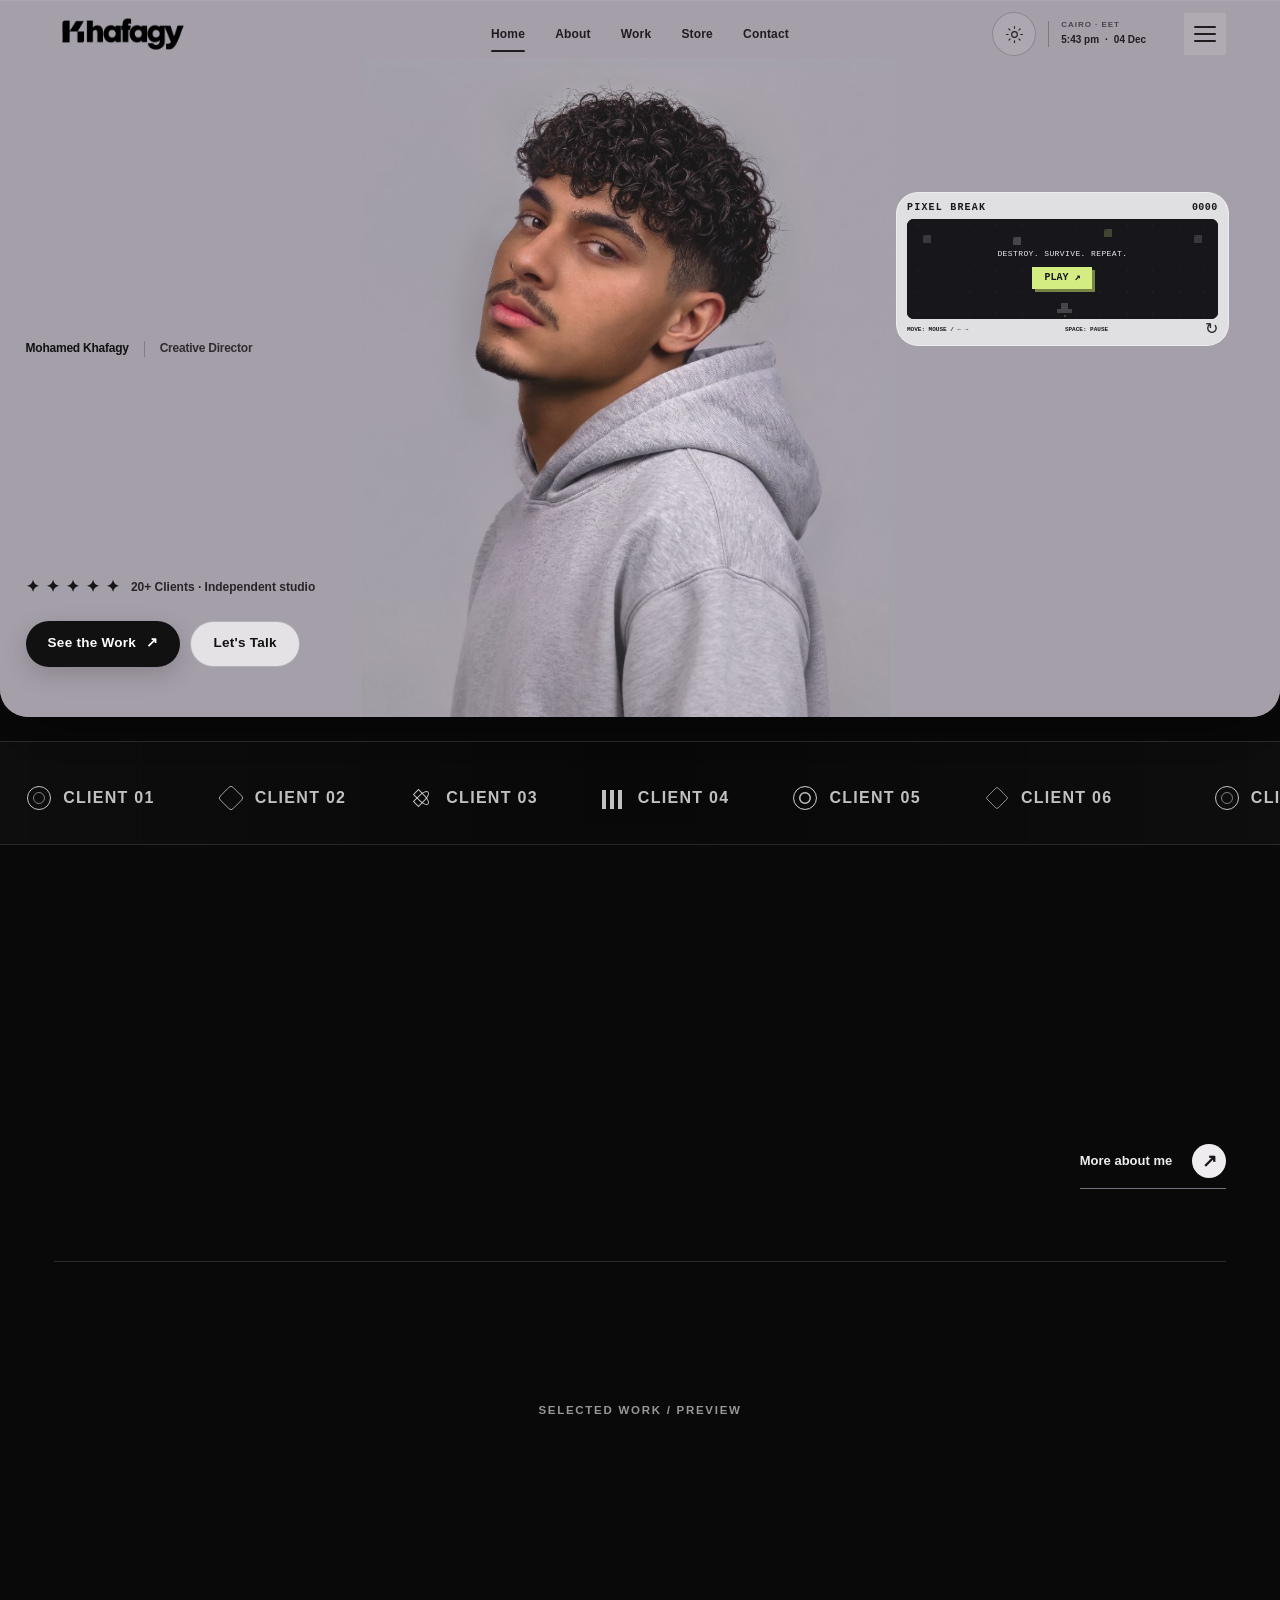
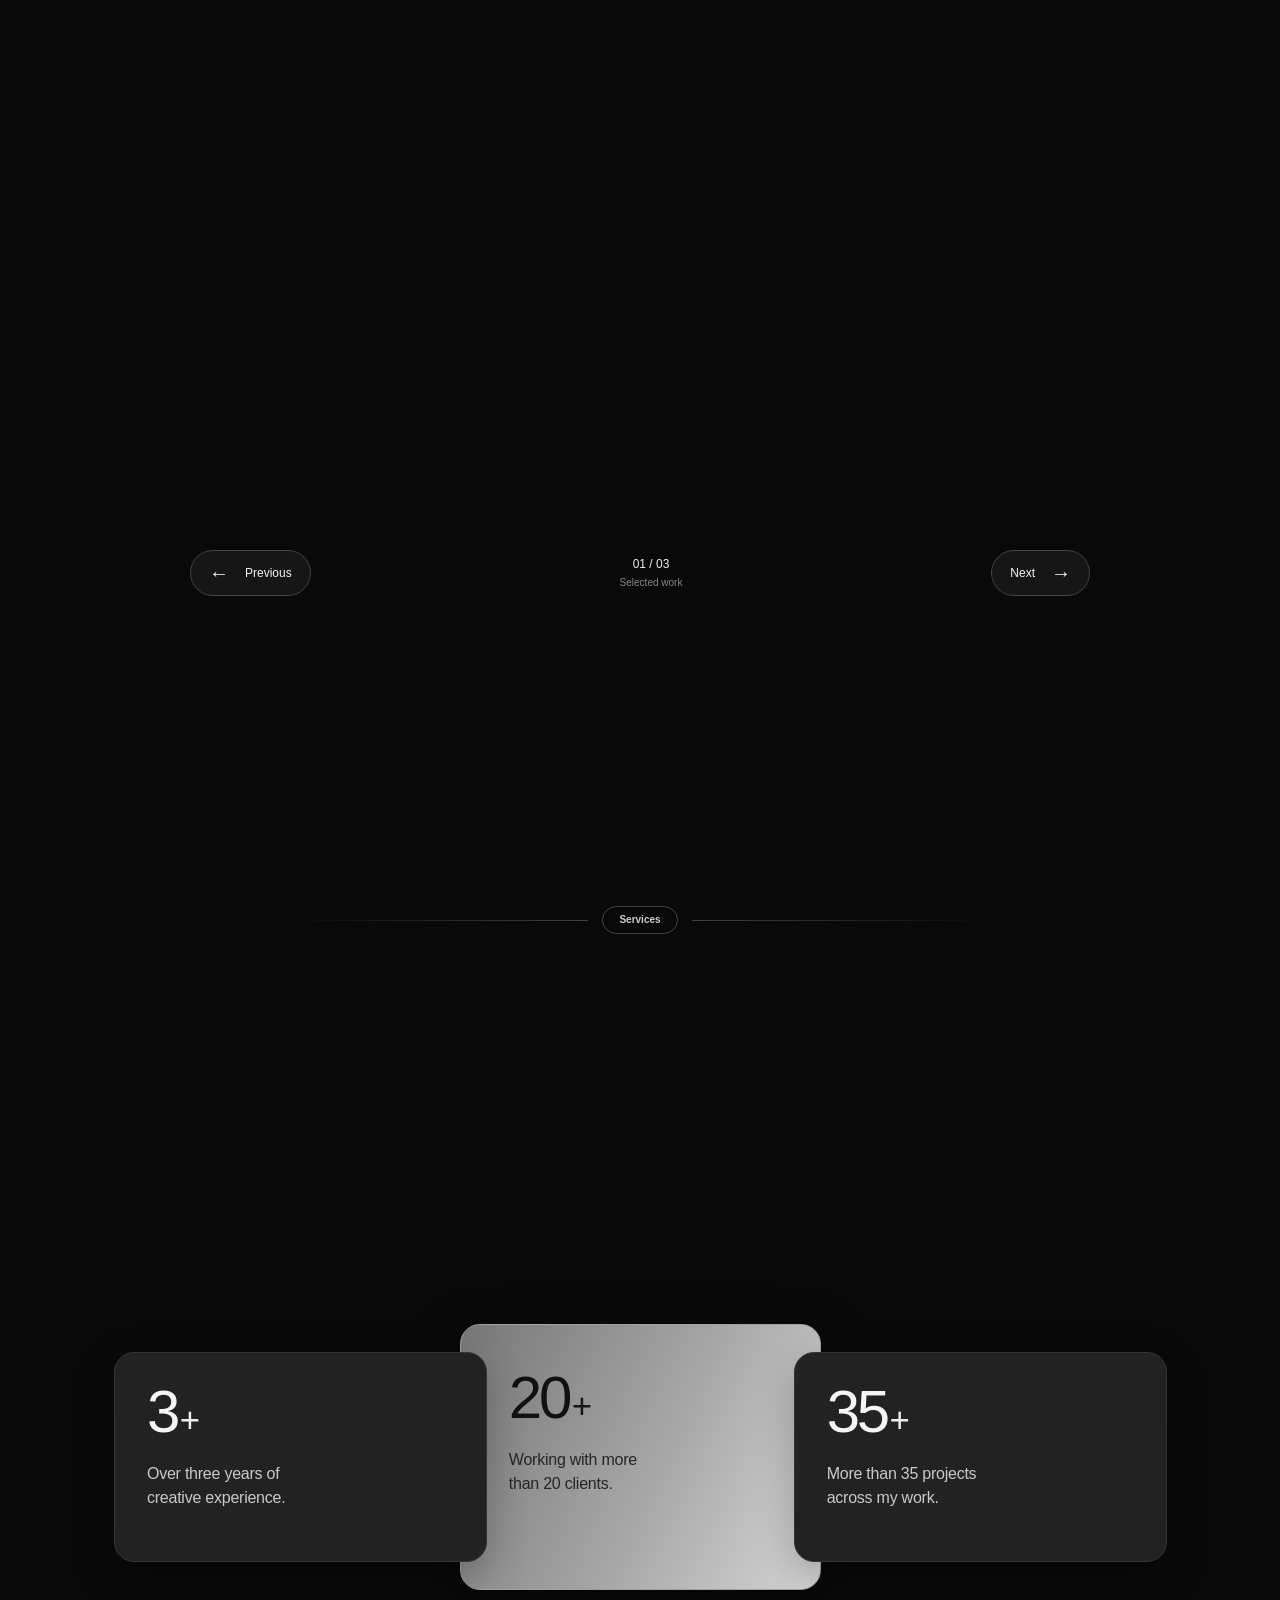
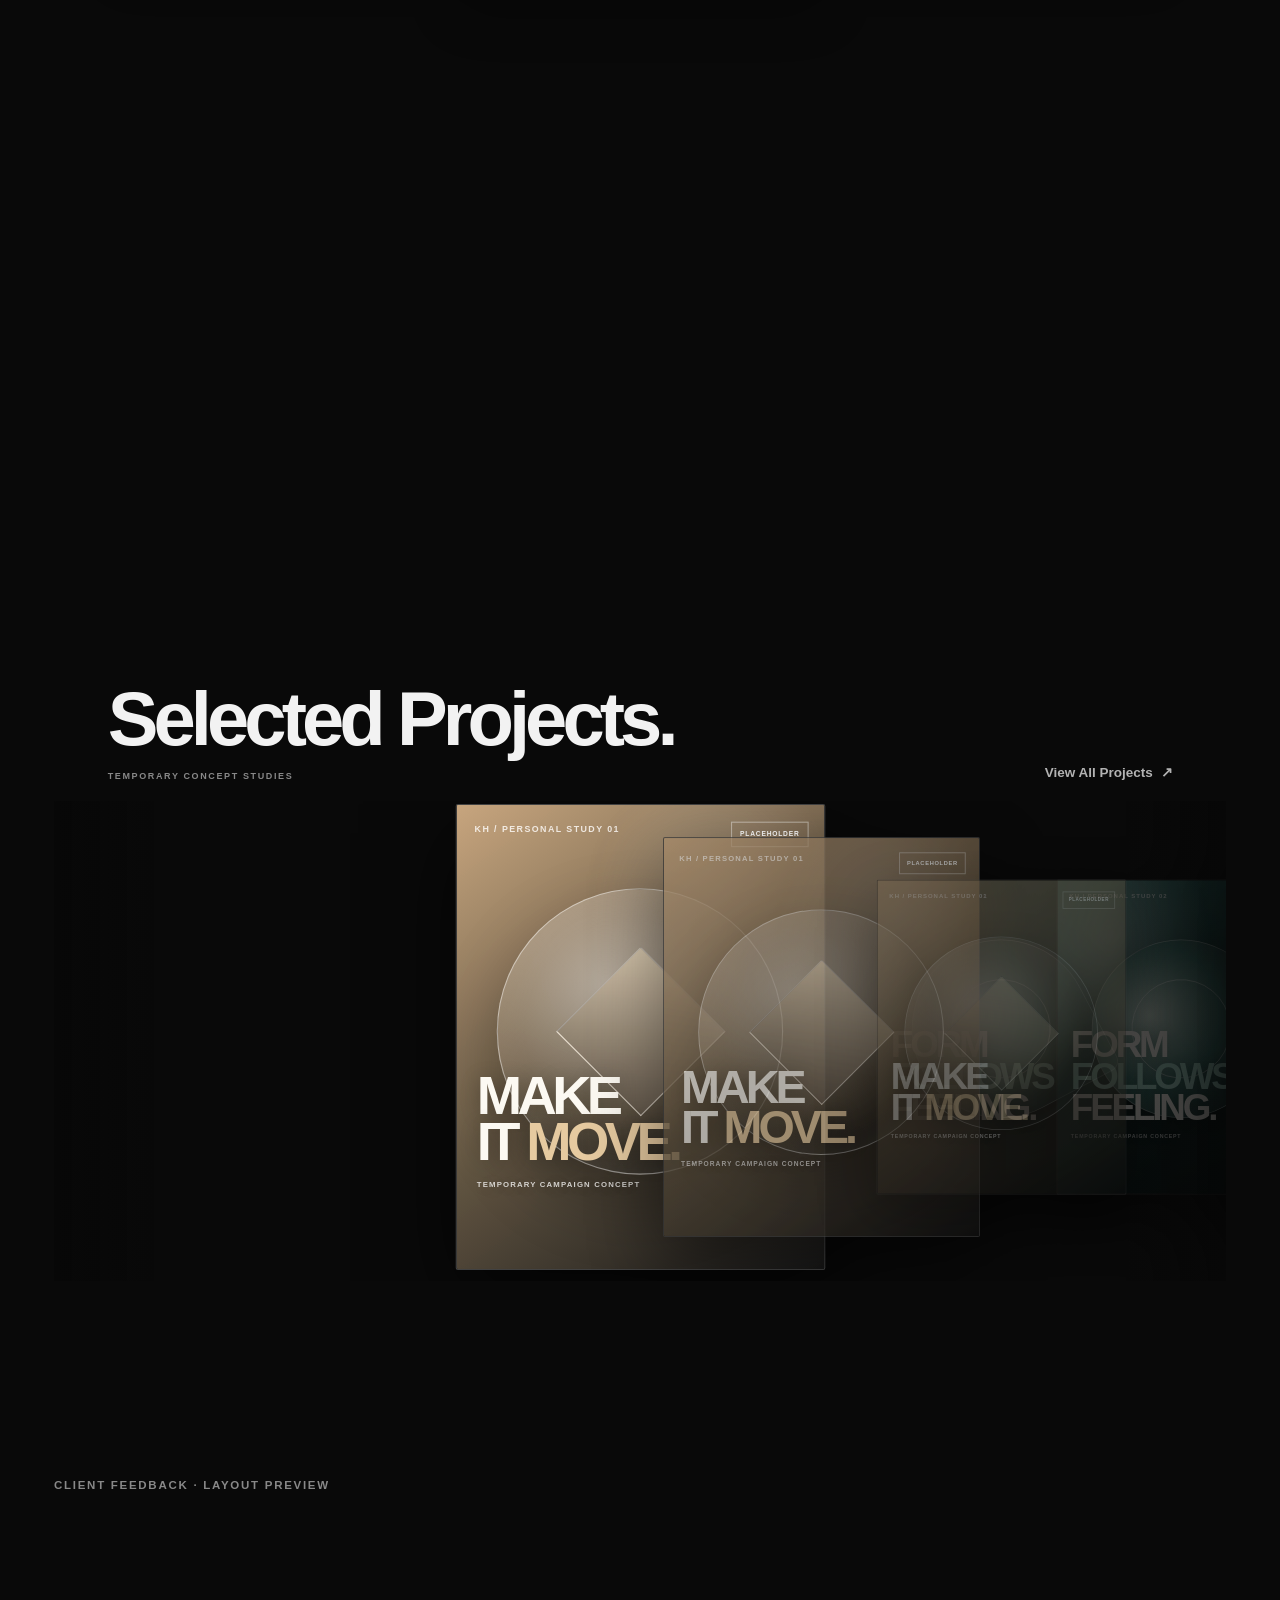
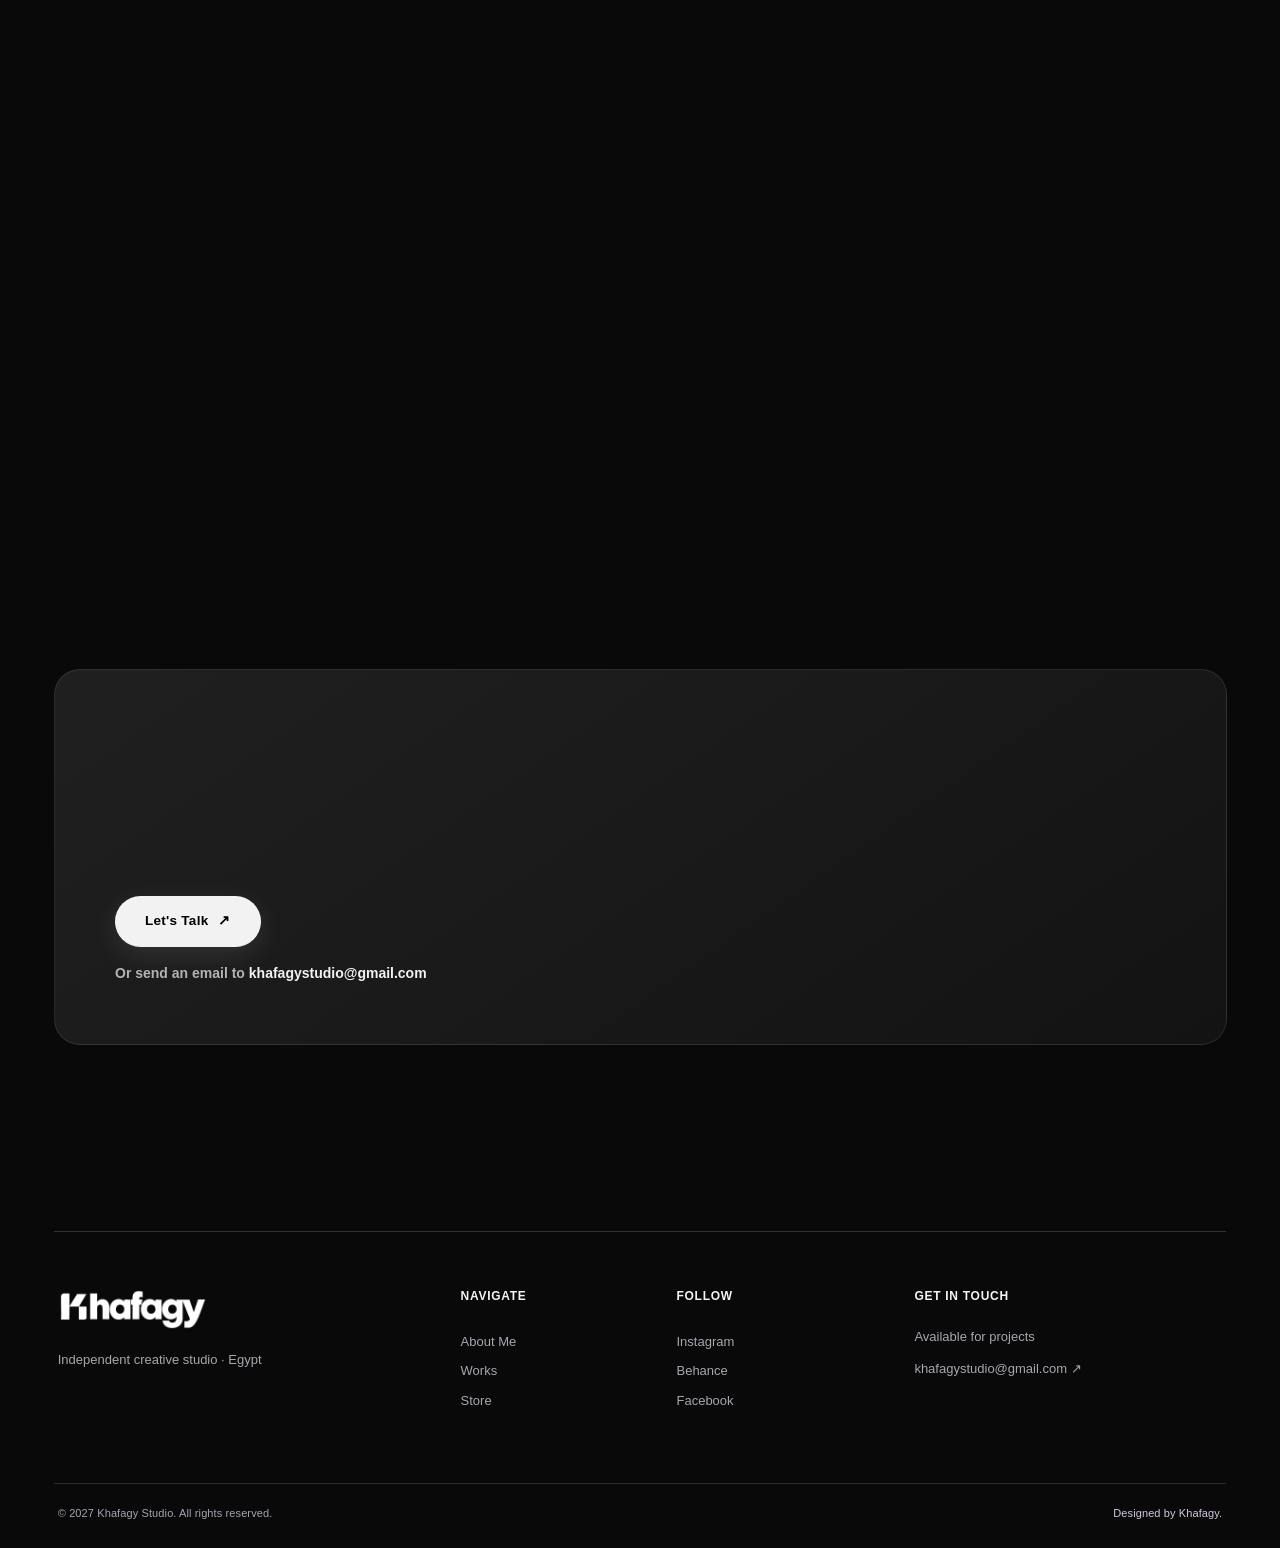
<file: index.html>
<!DOCTYPE html>

<html dir="ltr" lang="en">
<head>
<meta charset="utf-8"/>
<meta content="width=device-width, initial-scale=1" name="viewport"/>
<meta content="#000000" name="theme-color"/>
<meta content="Mohamed Khafagy — Creative Director, Copywriter and Visual Artist based in Egypt." name="description"/>
<title>Home — Khafagy Studio | Mohamed Khafagy</title>
<link href="assets/k-logo.png" rel="icon" type="image/png"/>
<link href="style.css" rel="stylesheet"/>
<link href="home-mobile.css" rel="stylesheet"/>
<link href="playground.css" rel="stylesheet"/>
<style>
.kh-home-about{padding:65px 0 72px;border-bottom:1px solid #ffffff24;color:#eeecef}.kh-home-about-top{display:flex;justify-content:space-between;align-items:start;gap:24px}.kh-home-about h2{font-family:Arial,sans-serif;font-size:clamp(68px,9.2vw,132px);font-weight:400;letter-spacing:-.06em;line-height:1;margin:0 0 36px}.kh-home-about h2>span{display:inline-block;font-size:.45em;vertical-align:top;margin:8px 0 0 23px;color:#aaa4af}.kh-home-about-bottom{display:flex;gap:60px;align-items:end;justify-content:space-between}.kh-home-about p{font:400 clamp(17px,1.65vw,23px)/1.5 Arial,sans-serif;letter-spacing:-.025em;max-width:750px;margin:0;color:#c6c1ca}.kh-home-about a{display:inline-flex;align-items:center;gap:20px;flex:none;min-height:48px;color:#eeecef;font:700 13px Arial,sans-serif;text-decoration:none;border-bottom:1px solid #77717c;padding:0 0 7px}.kh-home-about a>span{display:grid;place-items:center;width:34px;height:34px;background:#eeecef;color:#151515;border-radius:50%;font-size:18px}.kh-home-about a:hover{color:#b4aebe}.kh-home-about a:focus-visible{outline:2px solid #eeecef;outline-offset:6px}@media(max-width:820px){.kh-home-about{padding:38px 0 42px}.kh-home-about h2{font-size:72px;margin-bottom:23px}.kh-home-about h2>span{margin-left:13px}.kh-home-about-bottom{display:block}.kh-home-about p{font-size:16px;line-height:1.6}.kh-home-about a{margin-top:22px;font-size:12px}.kh-home-about a>span{width:32px;height:32px}}
</style><link href="process.css" rel="stylesheet"/>
<link href="hero-intro.css" rel="stylesheet"/>
<link href="theme.css" rel="stylesheet"/>
<script src="theme.js"></script>
<link href="footer-reveal.css" rel="stylesheet"/>
<script defer="" src="footer-reveal.js"></script>
<link href="page-transition.css" rel="stylesheet"/>
<script defer="" src="page-transition.js"></script>
<link href="text-motion.css" rel="stylesheet"/>
<script defer="" src="text-motion.js"></script>
<link href="card-motion.css" rel="stylesheet"/>
<script defer="" src="card-motion.js"></script>
<link href="cursor-consistency.css" rel="stylesheet"/><script defer="" src="cursor-consistency.js"></script><link href="project-gallery-image.css" rel="stylesheet"/><script defer="" src="gallery-drag.js"></script><link href="mobile-readability.css" rel="stylesheet"/><link href="service-icons.css" rel="stylesheet"/><link href="service-mobile-reference.css" rel="stylesheet"/><link href="service-mobile-cards.css" rel="stylesheet"/><link href="mobile-polish.css" rel="stylesheet"/><link href="home-showcase.css" rel="stylesheet"/><link href="hero-shared-copy.css" rel="stylesheet"/><link href="mobile-navigation.css" rel="stylesheet"/><link href="saudi-artwork.css" rel="stylesheet"/></head>
<body>
<div class="kh-site kh-site-home" dir="ltr" id="top" lang="en">
<svg aria-hidden="true" class="kh-grain"><filter id="kh-noise"><feturbulence basefrequency="0.9" numoctaves="2" stitchtiles="stitch" type="fractalNoise"></feturbulence></filter><rect filter="url(#kh-noise)" height="100%" width="100%"></rect></svg>
<div aria-hidden="true" class="kh-cur-dot"></div><div aria-hidden="true" class="kh-cur-ring"></div>
<header class="kh-header">
<a aria-label="Khafagy Studio home" class="kh-header-logo" href="index.html"><img alt="Khafagy Studio wordmark" src="assets/khafagy-wordmark.png"/></a><nav aria-label="Main navigation" class="kh-top-nav"><a aria-current="page" href="index.html">Home</a><a href="about.html">About</a><a href="work.html">Work</a><a href="store.html">Store</a><a href="contact.html">Contact</a></nav>
<div class="kh-header-actions"><button aria-label="Switch to light theme" aria-pressed="false" class="kh-theme-toggle" title="Light theme" type="button"><svg aria-hidden="true" class="kh-theme-sun" viewbox="0 0 24 24"><circle cx="12" cy="12" r="3.6"></circle><path d="M12 2v2m0 16v2M2 12h2m16 0h2M4.93 4.93l1.42 1.42m11.3 11.3 1.42 1.42M4.93 19.07l1.42-1.42m11.3-11.3 1.42-1.42"></path></svg><svg aria-hidden="true" class="kh-theme-moon" viewbox="0 0 24 24"><path d="M20.5 14A8.8 8.8 0 0 1 10 3.5 8.8 8.8 0 1 0 20.5 14Z"></path></svg></button><div aria-label="Cairo local time" class="kh-header-clock"><span class="kh-clock-label">CAIRO · EET</span><span class="kh-clock-line"><time datetime="" id="headerClock"></time><span aria-hidden="true">·</span><time datetime="" id="headerDate"></time></span></div><button aria-expanded="false" aria-label="Open menu" class="kh-menu-toggle" id="menuToggle" type="button"><span></span><span></span><span></span></button></div>
</header>
<dialog aria-label="Menu" class="kh-nav-overlay" id="menuDialog"><a aria-label="Khafagy Studio home" class="kh-overlay-brand" href="index.html"><img alt="Khafagy Studio" src="assets/khafagy-wordmark.png"/></a>
<button aria-label="Close menu" class="kh-menu-toggle kh-overlay-close is-active" id="menuClose" type="button"><span></span><span></span></button>
<nav aria-label="Main navigation" class="kh-overlay-links">
<a aria-current="page" class="kh-overlay-link" href="index.html">Home<span>↗</span></a>
<a class="kh-overlay-link" href="about.html">About<span>↗</span></a>
<a class="kh-overlay-link" href="work.html">Work<span>↗</span></a>
<a class="kh-overlay-link" href="store.html">Store<span>↗</span></a>
<a class="kh-overlay-link" href="contact.html">Contact<span>↗</span></a>
</nav>
<div class="kh-overlay-socials"><a href="https://www.instagram.com/the.khafagy/" rel="noreferrer" target="_blank">Instagram</a><a href="https://www.behance.net/mohamedkhafagy16" rel="noreferrer" target="_blank">Behance</a><a href="https://www.facebook.com/thekhafagy" rel="noreferrer" target="_blank">Facebook</a></div>
</dialog>
<main>
<section class="kh-page kh-home" data-page="home" id="home">
<div class="kh-hero">
<div aria-hidden="true" class="kh-hero-bg"><img alt="" src="assets/mohamed-full-v11.jpg"/></div>
<article aria-label="Pixel Break mini-game" class="kh-hero-project-card kh-pixel"><div aria-hidden="true" class="kh-hero-card-art kh-game-sizing"><img alt="" src="assets/kh-dark-art.png"/></div><div aria-hidden="true" class="kh-hero-card-copy kh-game-sizing"><span class="kh-card-index">01 / STUDIO</span><strong>Design to explore.</strong><div class="kh-hero-card-controls"><span></span><a aria-label="Explore selected work" tabindex="-1"><svg aria-hidden="true" fill="none" viewbox="0 0 24 24"><path d="M5 12h14m-6-6 6 6-6 6" stroke="currentColor" stroke-linecap="round" stroke-linejoin="round" stroke-width="1.7"></path></svg></a></div></div><div class="kh-pixel-shell"><div class="kh-pixel-top"><strong>PIXEL BREAK</strong><span id="khGameScore">0000</span></div><div class="kh-pixel-board"><canvas aria-label="Pixel shooter. Mouse or arrow keys move. Auto fire. Space pauses. Destroy falling squares before they reach the bottom." id="khGameCanvas" role="img" tabindex="0"></canvas><div id="khGameOverlay"><span id="khGameMessage">DESTROY. SURVIVE. REPEAT.</span><button id="khGameStart" type="button">PLAY ↗</button></div></div><div class="kh-pixel-bottom"><span>MOVE: MOUSE / ← →</span><span>SPACE: PAUSE</span><button aria-label="Restart pixel game" id="khGameReset" type="button">↻</button></div></div><p class="kh-game-sr" id="khGameStatus" role="status">Ready. Destroy squares before they reach the bottom.</p></article>
<div class="kh-hero-inner kh-hero-desktop-intro kh-hero-shared-intro">
<p class="kh-concept-byline kh-concept-topline"><strong>Mohamed Khafagy</strong><span>Creative Director</span></p>
<h1 class="kh-hero-title kh-concept-title">I turn ideas<br/> into visuals<br/> <span class="kh-impact-phrase">with impact.</span></h1>
<div class="kh-hero-proof"><span aria-hidden="true" class="kh-hero-stars">✦ ✦ ✦ ✦ ✦</span><span>20+ Clients · Independent studio</span></div>
<div class="kh-hero-actions"><a class="kh-btn kh-btn-light" href="work.html"><span>See the Work</span> <span aria-hidden="true">↗</span></a><a class="kh-btn kh-btn-ghost" href="contact.html">Let's Talk</a></div>
</div>

<div aria-hidden="true" class="kh-hero-word">KHAFAGY</div>
</div>
<div aria-label="Placeholder client logo strip. Replace with supplied client logos" class="kh-marquee kh-client-strip" role="region"><div class="kh-client-track" role="list"> <div aria-label="Placeholder client logos" class="kh-client-group" role="group"><div class="kh-client-logo"><span aria-hidden="true" class="kh-client-mark kh-mark-orbit"></span><span class="kh-client-name">CLIENT 01</span></div><div class="kh-client-logo"><span aria-hidden="true" class="kh-client-mark kh-mark-square"></span><span class="kh-client-name">CLIENT 02</span></div><div class="kh-client-logo"><span aria-hidden="true" class="kh-client-mark kh-mark-petal"></span><span class="kh-client-name">CLIENT 03</span></div><div class="kh-client-logo"><span aria-hidden="true" class="kh-client-mark kh-mark-bars"></span><span class="kh-client-name">CLIENT 04</span></div><div class="kh-client-logo"><span aria-hidden="true" class="kh-client-mark kh-mark-ring"></span><span class="kh-client-name">CLIENT 05</span></div><div class="kh-client-logo"><span aria-hidden="true" class="kh-client-mark kh-mark-diamond"></span><span class="kh-client-name">CLIENT 06</span></div></div><div aria-hidden="true" class="kh-client-group" role="group"><div aria-hidden="true" class="kh-client-logo"><span aria-hidden="true" class="kh-client-mark kh-mark-orbit"></span><span class="kh-client-name">CLIENT 01</span></div><div aria-hidden="true" class="kh-client-logo"><span aria-hidden="true" class="kh-client-mark kh-mark-square"></span><span class="kh-client-name">CLIENT 02</span></div><div aria-hidden="true" class="kh-client-logo"><span aria-hidden="true" class="kh-client-mark kh-mark-petal"></span><span class="kh-client-name">CLIENT 03</span></div><div aria-hidden="true" class="kh-client-logo"><span aria-hidden="true" class="kh-client-mark kh-mark-bars"></span><span class="kh-client-name">CLIENT 04</span></div><div aria-hidden="true" class="kh-client-logo"><span aria-hidden="true" class="kh-client-mark kh-mark-ring"></span><span class="kh-client-name">CLIENT 05</span></div><div aria-hidden="true" class="kh-client-logo"><span aria-hidden="true" class="kh-client-mark kh-mark-diamond"></span><span class="kh-client-name">CLIENT 06</span></div></div></div></div>
<section aria-labelledby="home-about-heading" class="kh-home-about"><div class="kh-home-about-top"><h2 id="home-about-heading">ABOUT<span>↗</span></h2></div><div class="kh-home-about-bottom"><p>I'm Mohamed Khafagy, a creative director and visual artist based in Egypt. I work across campaigns, branding and image-making, turning ideas into visuals with a clear point of view.</p><a href="about.html">More about me <span aria-hidden="true">↗</span></a></div></section><section aria-labelledby="home-featured-title" class="kh-section kh-featured-project-section">
<div class="kh-featured-head kh-reveal"><div><span class="kh-eyebrow">Selected work / Preview</span><h2 class="kh-section-title" id="home-featured-title">A closer look.</h2></div><span class="kh-featured-count">01 / 01</span></div>
<article class="kh-featured-project kh-reveal">
<div aria-label="Featured project artwork" class="kh-featured-art has-image">
<img alt="Saudi National Day 95 artwork: a man under a sandstone arch looking toward the Riyadh skyline" src="assets/saudi-horizons.jpg"/><span class="kh-featured-art-label">SLOT 01 · IMAGE PENDING</span><span class="kh-featured-art-mark">YOUR WORK.
IN FOCUS.</span><button aria-controls="featuredDetail" aria-haspopup="dialog" class="kh-featured-arrow" id="featuredOpen" type="button"><span>Open project</span><span aria-hidden="true">↗</span></button>
</div>
<div class="kh-featured-meta"><div class="kh-featured-copy"><span class="kh-featured-placeholder-label" id="featuredKicker">PERSONAL · POSTER SERIES</span><h3 id="featuredProjectTitle">Saudi National Day 95</h3><p id="featuredProjectDescription">A poster series for the 95th Saudi National Day (2025 · 1446). Each poster sets Saudi heritage beside the modern city: mud-brick forts, palms, camels, a falcon and a lantern next to the Riyadh skyline.</p></div></div>
</article>
<div aria-label="Featured project navigation" class="kh-featured-controls" role="group">
<button aria-label="Previous featured project" id="featuredPrev" type="button"><span aria-hidden="true">←</span> Previous</button>
<p aria-atomic="true" aria-live="polite" id="featuredPosition" role="status">01 / 03 <span>Selected work</span></p>
<button aria-label="Next featured project" id="featuredNext" type="button">Next <span aria-hidden="true">→</span></button>
</div>

<dialog aria-labelledby="featuredDetailTitle" class="kh-featured-detail" id="featuredDetail">
<div class="kh-featured-detail-top"><span id="featuredDetailKicker">PERSONAL · POSTER SERIES</span><button aria-label="Close project details" id="featuredDetailClose" type="button">Close <span aria-hidden="true">×</span></button></div>
<div class="kh-featured-detail-image has-image" id="featuredDetailImage"><span id="featuredDetailPending" hidden>PROJECT IMAGE PENDING</span><img alt="Saudi National Day 95 full artwork" src="assets/saudi-horizons.jpg"/></div>
<h3 id="featuredDetailTitle">Saudi National Day 95</h3>
<p id="featuredDetailText">A poster series for the 95th Saudi National Day (2025 · 1446). Each poster sets Saudi heritage beside the modern city: mud-brick forts, palms, camels, a falcon and a lantern next to the Riyadh skyline.</p><a class="kh-featured-detail-link" href="project-saudi-horizons.html" id="featuredDetailLink">View full project ↗</a>
<dl id="featuredDetailFacts"><div><dt>Category</dt><dd>Personal</dd></div><div><dt>Format</dt><dd>Poster series</dd></div></dl>

</dialog>
</section>
<section aria-labelledby="home-services-title" class="kh-section kh-services-section">
<div class="kh-services-intro kh-reveal"><h2 class="kh-section-title" id="home-services-title">What I do.</h2><div class="kh-services-rule"><span>Services</span></div></div>
<div class="kh-svc-rows">
<article class="kh-svc-row kh-reveal" style="--stack-i:0"><span aria-hidden="true" class="kh-svc-kicker">01<span class="kh-svc-count"> / 04</span></span><span aria-hidden="true" class="kh-svc-icon"><svg fill="none" stroke="currentColor" stroke-linecap="round" stroke-linejoin="round" stroke-width="1.65" viewbox="0 0 24 24"><path d="M4 10v5h4l9 4V6L8 10H4Z"></path><path d="m7 15 2 6h3l-2-5M20 9l2-2M20 16l2 2"></path></svg></span><div class="kh-svc-body"><h3 class="kh-svc-name">Ads &amp; Campaigns</h3><p class="kh-svc-label">Social media &amp; campaign design</p></div></article>
<article class="kh-svc-row kh-reveal" style="--stack-i:1"><span aria-hidden="true" class="kh-svc-kicker">02<span class="kh-svc-count"> / 04</span></span><span aria-hidden="true" class="kh-svc-icon"><svg fill="none" stroke="currentColor" stroke-linecap="round" stroke-linejoin="round" stroke-width="1.65" viewbox="0 0 24 24"><path d="m12 3 2.5 6.5L21 12l-6.5 2.5L12 21l-2.5-6.5L3 12l6.5-2.5L12 3Z"></path><path d="M20 2v4M18 4h4"></path></svg></span><div class="kh-svc-body"><h3 class="kh-svc-name">AI Production</h3><p class="kh-svc-label">AI imagery &amp; retouching</p></div></article>
<article class="kh-svc-row kh-reveal" style="--stack-i:2"><span aria-hidden="true" class="kh-svc-kicker">03<span class="kh-svc-count"> / 04</span></span><span aria-hidden="true" class="kh-svc-icon"><svg fill="none" stroke="currentColor" stroke-linecap="round" stroke-linejoin="round" stroke-width="1.65" viewbox="0 0 24 24"><path d="m21 3-7 18-3.5-7.5L3 10l18-7Z"></path><path d="m11 13 5-5"></path></svg></span><div class="kh-svc-body"><h3 class="kh-svc-name">Creative Direction</h3><p class="kh-svc-label">Concepts &amp; visual direction</p></div></article>
<article class="kh-svc-row kh-reveal" style="--stack-i:3"><span aria-hidden="true" class="kh-svc-kicker">04<span class="kh-svc-count"> / 04</span></span><span aria-hidden="true" class="kh-svc-icon"><svg fill="none" stroke="currentColor" stroke-linecap="round" stroke-linejoin="round" stroke-width="1.65" viewbox="0 0 24 24"><path d="m12 3 8 9-5 8H9l-5-8 8-9ZM12 3v7"></path><circle cx="12" cy="12" r="2"></circle><path d="M8 23h8"></path></svg></span><div class="kh-svc-body"><h3 class="kh-svc-name">Logo Design</h3><p class="kh-svc-label">Logos &amp; brand marks</p></div></article>
</div></section>
<section aria-label="Work statistics" class="kh-work-stats kh-reveal">
<div class="kh-work-stat"><span class="kh-work-stat-label"><span>01</span> Over three years of<br/>creative experience.</span><strong>3<sup>+</sup></strong></div>
<div class="kh-work-stat"><span class="kh-work-stat-label"><span>02</span> Working with more<br/>than 20 clients.</span><strong>20<sup>+</sup></strong></div>
<div class="kh-work-stat"><span class="kh-work-stat-label"><span>03</span> More than 35 projects<br/>across my work.</span><strong>35<sup>+</sup></strong></div>
</section>
<section aria-labelledby="home-process-title" class="kh-process"><h2 id="home-process-title">How it<br/>works:</h2><ol class="kh-process-grid"><li class="kh-process-card"><span aria-hidden="true" class="kh-process-number">01</span><div class="kh-process-copy"><h3>Share the brief</h3><p>Goals, audience and the direction for the project.</p></div></li><li class="kh-process-card"><span aria-hidden="true" class="kh-process-number">02</span><div class="kh-process-copy"><h3>Explore the idea</h3><p>Concepts and a clear visual direction.</p></div></li><li class="kh-process-card"><span aria-hidden="true" class="kh-process-number">03</span><div class="kh-process-copy"><h3>Design the details</h3><p>Bringing the chosen direction into the visuals.</p></div></li><li class="kh-process-card"><span aria-hidden="true" class="kh-process-number">04</span><div class="kh-process-copy"><h3>Refine &amp; deliver</h3><p>Final touches and the finished creative work.</p></div></li></ol></section>
<section aria-labelledby="home-work-title" class="kh-social-stage"><div class="kh-section-head kh-reveal"><div><h2 class="kh-section-title" id="home-work-title">Selected Projects.</h2><p class="kh-social-stage-note">TEMPORARY CONCEPT STUDIES</p></div><a class="kh-link-arrow" href="work.html"><span>View All Projects</span> ↗</a></div><div aria-label="Temporary concept studies moving in a continuous gallery" aria-roledescription="carousel" class="kh-work-grid kh-home-project-loop"><div class="kh-project-track"><div class="kh-project-group"><article class="kh-work-card kh-social-poster kh-poster-one" data-category="Personal"><div class="kh-work-visual"><span class="kh-poster-meta">KH / PERSONAL STUDY 01</span><span aria-hidden="true" class="kh-poster-shape"></span><span class="kh-poster-copy"><b>MAKE<br/>IT <i>MOVE.</i></b><small>TEMPORARY CAMPAIGN CONCEPT</small></span><span class="kh-poster-badge">PLACEHOLDER</span><span aria-hidden="true" class="kh-work-hover-btn">↗</span></div><div class="kh-work-info"><div><p class="kh-work-title">Social Study 01</p><p class="kh-work-cat">Temporary concept</p></div><span class="kh-work-year">MOCKUP</span></div></article>
<article class="kh-work-card kh-social-poster kh-poster-two" data-category="Personal"><div class="kh-work-visual"><span class="kh-poster-meta">KH / PERSONAL STUDY 02</span><span aria-hidden="true" class="kh-poster-shape"></span><span class="kh-poster-copy"><b>FORM<br/><i>FOLLOWS</i><br/>FEELING.</b><small>TEMPORARY CAMPAIGN CONCEPT</small></span><span class="kh-poster-badge">PLACEHOLDER</span><span aria-hidden="true" class="kh-work-hover-btn">↗</span></div><div class="kh-work-info"><div><p class="kh-work-title">Social Study 02</p><p class="kh-work-cat">Temporary concept</p></div><span class="kh-work-year">MOCKUP</span></div></article>
<article class="kh-work-card kh-social-poster kh-poster-three" data-category="Personal"><div class="kh-work-visual"><span class="kh-poster-meta">KH / PERSONAL STUDY 03</span><span aria-hidden="true" class="kh-poster-shape"></span><span class="kh-poster-copy"><b>OWN<br/>THE <i>FRAME.</i></b><small>TEMPORARY CAMPAIGN CONCEPT</small></span><span class="kh-poster-badge">PLACEHOLDER</span><span aria-hidden="true" class="kh-work-hover-btn">↗</span></div><div class="kh-work-info"><div><p class="kh-work-title">Social Study 03</p><p class="kh-work-cat">Temporary concept</p></div><span class="kh-work-year">MOCKUP</span></div></article>
<article class="kh-work-card kh-social-poster kh-poster-four" data-category="Personal"><div class="kh-work-visual"><span class="kh-poster-meta">KH / PERSONAL STUDY 04</span><span aria-hidden="true" class="kh-poster-shape"></span><span class="kh-poster-copy"><b>IDEAS<br/>IN <i>ORBIT.</i></b><small>TEMPORARY CAMPAIGN CONCEPT</small></span><span class="kh-poster-badge">PLACEHOLDER</span><span aria-hidden="true" class="kh-work-hover-btn">↗</span></div><div class="kh-work-info"><div><p class="kh-work-title">Social Study 04</p><p class="kh-work-cat">Temporary concept</p></div><span class="kh-work-year">MOCKUP</span></div></article>
<article class="kh-work-card kh-social-poster kh-poster-five" data-category="Personal"><div class="kh-work-visual"><span class="kh-poster-meta">KH / PERSONAL STUDY 05</span><span aria-hidden="true" class="kh-poster-shape"></span><span class="kh-poster-copy"><b>COLOR<br/>WITH <i>INTENT.</i></b><small>TEMPORARY CAMPAIGN CONCEPT</small></span><span class="kh-poster-badge">PLACEHOLDER</span><span aria-hidden="true" class="kh-work-hover-btn">↗</span></div><div class="kh-work-info"><div><p class="kh-work-title">Social Study 05</p><p class="kh-work-cat">Temporary concept</p></div><span class="kh-work-year">MOCKUP</span></div></article>
<article class="kh-work-card kh-social-poster kh-poster-six" data-category="Personal"><div class="kh-work-visual"><span class="kh-poster-meta">KH / PERSONAL STUDY 06</span><span aria-hidden="true" class="kh-poster-shape"></span><span class="kh-poster-copy"><b>CREATE<br/>THE <i>SHIFT.</i></b><small>TEMPORARY CAMPAIGN CONCEPT</small></span><span class="kh-poster-badge">PLACEHOLDER</span><span aria-hidden="true" class="kh-work-hover-btn">↗</span></div><div class="kh-work-info"><div><p class="kh-work-title">Social Study 06</p><p class="kh-work-cat">Temporary concept</p></div><span class="kh-work-year">MOCKUP</span></div></article>
</div><div aria-hidden="true" class="kh-project-group"><article class="kh-work-card kh-social-poster kh-poster-one" data-category="Personal"><div class="kh-work-visual"><span class="kh-poster-meta">KH / PERSONAL STUDY 01</span><span aria-hidden="true" class="kh-poster-shape"></span><span class="kh-poster-copy"><b>MAKE<br/>IT <i>MOVE.</i></b><small>TEMPORARY CAMPAIGN CONCEPT</small></span><span class="kh-poster-badge">PLACEHOLDER</span><span aria-hidden="true" class="kh-work-hover-btn">↗</span></div><div class="kh-work-info"><div><p class="kh-work-title">Social Study 01</p><p class="kh-work-cat">Temporary concept</p></div><span class="kh-work-year">MOCKUP</span></div></article>
<article class="kh-work-card kh-social-poster kh-poster-two" data-category="Personal"><div class="kh-work-visual"><span class="kh-poster-meta">KH / PERSONAL STUDY 02</span><span aria-hidden="true" class="kh-poster-shape"></span><span class="kh-poster-copy"><b>FORM<br/><i>FOLLOWS</i><br/>FEELING.</b><small>TEMPORARY CAMPAIGN CONCEPT</small></span><span class="kh-poster-badge">PLACEHOLDER</span><span aria-hidden="true" class="kh-work-hover-btn">↗</span></div><div class="kh-work-info"><div><p class="kh-work-title">Social Study 02</p><p class="kh-work-cat">Temporary concept</p></div><span class="kh-work-year">MOCKUP</span></div></article>
<article class="kh-work-card kh-social-poster kh-poster-three" data-category="Personal"><div class="kh-work-visual"><span class="kh-poster-meta">KH / PERSONAL STUDY 03</span><span aria-hidden="true" class="kh-poster-shape"></span><span class="kh-poster-copy"><b>OWN<br/>THE <i>FRAME.</i></b><small>TEMPORARY CAMPAIGN CONCEPT</small></span><span class="kh-poster-badge">PLACEHOLDER</span><span aria-hidden="true" class="kh-work-hover-btn">↗</span></div><div class="kh-work-info"><div><p class="kh-work-title">Social Study 03</p><p class="kh-work-cat">Temporary concept</p></div><span class="kh-work-year">MOCKUP</span></div></article>
<article class="kh-work-card kh-social-poster kh-poster-four" data-category="Personal"><div class="kh-work-visual"><span class="kh-poster-meta">KH / PERSONAL STUDY 04</span><span aria-hidden="true" class="kh-poster-shape"></span><span class="kh-poster-copy"><b>IDEAS<br/>IN <i>ORBIT.</i></b><small>TEMPORARY CAMPAIGN CONCEPT</small></span><span class="kh-poster-badge">PLACEHOLDER</span><span aria-hidden="true" class="kh-work-hover-btn">↗</span></div><div class="kh-work-info"><div><p class="kh-work-title">Social Study 04</p><p class="kh-work-cat">Temporary concept</p></div><span class="kh-work-year">MOCKUP</span></div></article>
<article class="kh-work-card kh-social-poster kh-poster-five" data-category="Personal"><div class="kh-work-visual"><span class="kh-poster-meta">KH / PERSONAL STUDY 05</span><span aria-hidden="true" class="kh-poster-shape"></span><span class="kh-poster-copy"><b>COLOR<br/>WITH <i>INTENT.</i></b><small>TEMPORARY CAMPAIGN CONCEPT</small></span><span class="kh-poster-badge">PLACEHOLDER</span><span aria-hidden="true" class="kh-work-hover-btn">↗</span></div><div class="kh-work-info"><div><p class="kh-work-title">Social Study 05</p><p class="kh-work-cat">Temporary concept</p></div><span class="kh-work-year">MOCKUP</span></div></article>
<article class="kh-work-card kh-social-poster kh-poster-six" data-category="Personal"><div class="kh-work-visual"><span class="kh-poster-meta">KH / PERSONAL STUDY 06</span><span aria-hidden="true" class="kh-poster-shape"></span><span class="kh-poster-copy"><b>CREATE<br/>THE <i>SHIFT.</i></b><small>TEMPORARY CAMPAIGN CONCEPT</small></span><span class="kh-poster-badge">PLACEHOLDER</span><span aria-hidden="true" class="kh-work-hover-btn">↗</span></div><div class="kh-work-info"><div><p class="kh-work-title">Social Study 06</p><p class="kh-work-cat">Temporary concept</p></div><span class="kh-work-year">MOCKUP</span></div></article>
</div></div></div></section>
<section aria-labelledby="home-testimonials-title" class="kh-section kh-testimonial-section">
<div class="kh-testimonial-head kh-reveal"><span class="kh-eyebrow">Client Feedback · Layout Preview</span><h2 class="kh-section-title" id="home-testimonials-title">What Clients Say.</h2><p>Temporary placeholders. Replace with real, approved client reviews.</p></div>
<div aria-label="Client review placeholders" class="kh-testimonial-track">
<article class="kh-review-card kh-review-side kh-reveal"><div class="kh-review-top"><span aria-label="Client photo placeholder" class="kh-review-avatar"><svg aria-hidden="true" viewbox="0 0 32 32"><circle cx="16" cy="11" r="5"></circle><path d="M6 28c0-6 4-9 10-9s10 3 10 9"></path></svg></span><span class="kh-review-badge">PLACEHOLDER</span></div><span aria-hidden="true" class="kh-review-quote-mark">“</span><p class="kh-review-copy">Approved client review goes here.</p><div class="kh-review-identity"><span>Client role / project</span><strong>Client name pending</strong></div></article>
<article class="kh-review-card kh-review-featured kh-reveal"><div class="kh-review-top"><span aria-label="Client photo placeholder" class="kh-review-avatar"><svg aria-hidden="true" viewbox="0 0 32 32"><circle cx="16" cy="11" r="5"></circle><path d="M6 28c0-6 4-9 10-9s10 3 10 9"></path></svg></span><span class="kh-review-badge">PLACEHOLDER</span></div><span aria-hidden="true" class="kh-review-quote-mark">“</span><p class="kh-review-copy">Approved client review goes here.</p><div class="kh-review-identity"><span>Client role / project</span><strong>Client name pending</strong></div></article>
<article class="kh-review-card kh-review-side kh-reveal"><div class="kh-review-top"><span aria-label="Client photo placeholder" class="kh-review-avatar"><svg aria-hidden="true" viewbox="0 0 32 32"><circle cx="16" cy="11" r="5"></circle><path d="M6 28c0-6 4-9 10-9s10 3 10 9"></path></svg></span><span class="kh-review-badge">PLACEHOLDER</span></div><span aria-hidden="true" class="kh-review-quote-mark">“</span><p class="kh-review-copy">Approved client review goes here.</p><div class="kh-review-identity"><span>Client role / project</span><strong>Client name pending</strong></div></article>
</div>
<p class="kh-testimonial-note">Review text and client details will be added only after Mohamed supplies and approves them.</p>
</section>
<section class="kh-section kh-cta"><div class="kh-cta-inner kh-reveal"><h2>Have a Project in Mind?</h2><p class="kh-cta-script">Let's create something amazing together.</p><div class="kh-cta-actions"><a class="kh-btn kh-btn-light" href="mailto:khafagystudio@gmail.com"><span>Let's Talk</span> ↗</a><p><span>Or send an email to</span> <a class="kh-underline-link" href="mailto:khafagystudio@gmail.com">khafagystudio@gmail.com</a></p></div></div></section>
</section>
</main>
<footer aria-label="Khafagy Studio footer" class="kh-footer kh-reveal-footer">
<div class="kh-footer-top"><div class="kh-footer-brand"><img alt="Khafagy Studio" class="kh-footer-wordmark" src="assets/khafagy-wordmark.png"/><p>Independent creative studio · Egypt</p></div><div class="kh-footer-col"><h4>Navigate</h4><a href="about.html">About Me</a><a href="work.html">Works</a><a href="store.html">Store</a></div><div class="kh-footer-col"><h4>Follow</h4><a href="https://www.instagram.com/the.khafagy/" rel="noreferrer" target="_blank">Instagram</a><a href="https://www.behance.net/mohamedkhafagy16" rel="noreferrer" target="_blank">Behance</a><a href="https://www.facebook.com/thekhafagy" rel="noreferrer" target="_blank">Facebook</a></div><div class="kh-footer-col"><h4>Get in touch</h4><p>Available for projects</p><a class="kh-link-arrow" href="mailto:khafagystudio@gmail.com">khafagystudio@gmail.com ↗</a></div></div>
<p class="kh-footer-credit">© 2027 Khafagy Studio. All rights reserved. <span>Designed by Khafagy.</span></p>
</footer>
</div>
<script defer="" src="script.js"></script>
<script defer="" src="home-mobile.js"></script>
<script defer="" src="playground.js"></script>
<script src="service-mobile-reveal.js"></script></body>
</html>
</file>
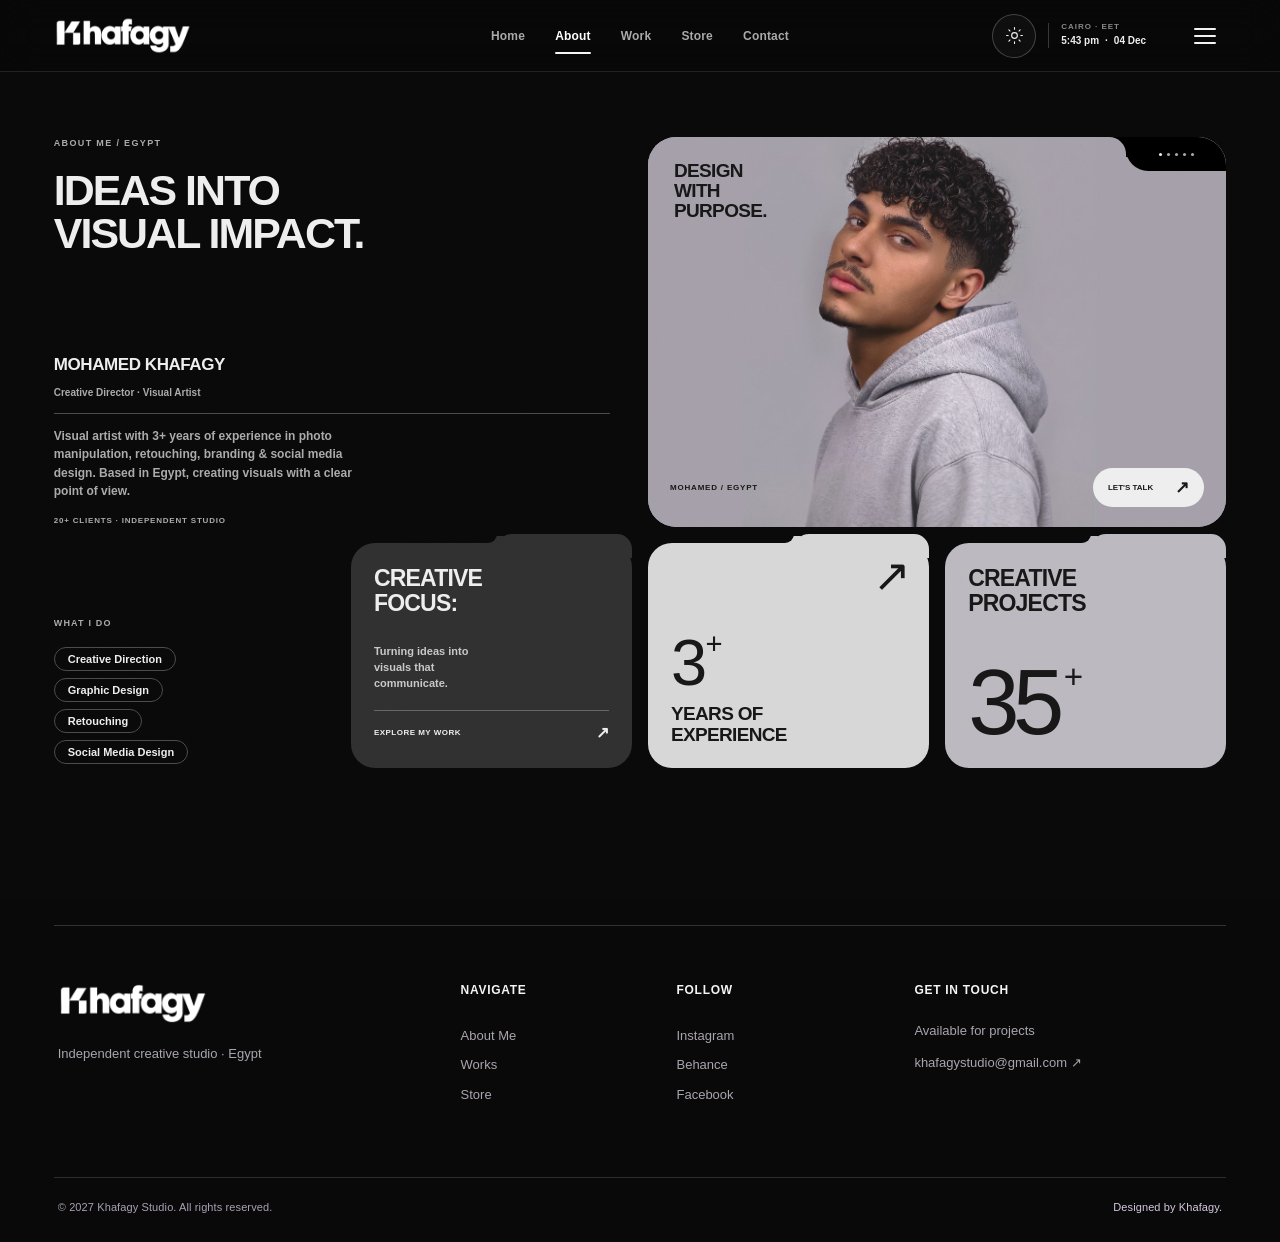
<file: about.html>
<!DOCTYPE html>

<html dir="ltr" lang="en">
<head>
<meta charset="utf-8"/>
<meta content="width=device-width, initial-scale=1" name="viewport"/>
<meta content="#000000" name="theme-color"/>
<meta content="Khafagy Studio — branding, retouching and visual campaigns by Mohamed Khafagy, from Egypt to everywhere." name="description"/>
<title>About — Khafagy Studio | Mohamed Khafagy</title>
<link href="assets/k-logo.png" rel="icon" type="image/png"/>
<link href="style.css" rel="stylesheet"/>

<link rel="stylesheet" href="theme.css"/>
<link rel="stylesheet" href="about.css"/>
<script src="theme.js"></script>
<link rel="stylesheet" href="footer-reveal.css"/>
<script defer src="footer-reveal.js"></script>
<link rel="stylesheet" href="page-transition.css"/>
<script defer src="page-transition.js"></script>
<link rel="stylesheet" href="text-motion.css"/>
<script defer src="text-motion.js"></script>
<link rel="stylesheet" href="card-motion.css"/>
<script defer src="card-motion.js"></script>
<link rel="stylesheet" href="cursor-consistency.css"/><script defer src="cursor-consistency.js"></script><link rel="stylesheet" href="mobile-readability.css"/><link rel="stylesheet" href="mobile-polish.css"/><link href="mobile-navigation.css" rel="stylesheet"/></head>
<body>
<div class="kh-site" dir="ltr" id="top" lang="en">
<svg aria-hidden="true" class="kh-grain"><filter id="kh-noise"><feturbulence basefrequency="0.9" numoctaves="2" stitchtiles="stitch" type="fractalNoise"></feturbulence></filter><rect filter="url(#kh-noise)" height="100%" width="100%"></rect></svg>
<div aria-hidden="true" class="kh-cur-dot"></div><div aria-hidden="true" class="kh-cur-ring"></div>
<header class="kh-header">
<a aria-label="Khafagy Studio home" class="kh-header-logo" href="index.html"><img alt="Khafagy Studio wordmark" src="assets/khafagy-wordmark.png"/></a><nav aria-label="Main navigation" class="kh-top-nav"><a href="index.html">Home</a><a aria-current="page" href="about.html">About</a><a href="work.html">Work</a><a href="store.html">Store</a><a href="contact.html">Contact</a></nav>
<div class="kh-header-actions"><button type="button" class="kh-theme-toggle" aria-label="Switch to light theme" aria-pressed="false" title="Light theme"><svg class="kh-theme-sun" viewBox="0 0 24 24" aria-hidden="true"><circle cx="12" cy="12" r="3.6"/><path d="M12 2v2m0 16v2M2 12h2m16 0h2M4.93 4.93l1.42 1.42m11.3 11.3 1.42 1.42M4.93 19.07l1.42-1.42m11.3-11.3 1.42-1.42"/></svg><svg class="kh-theme-moon" viewBox="0 0 24 24" aria-hidden="true"><path d="M20.5 14A8.8 8.8 0 0 1 10 3.5 8.8 8.8 0 1 0 20.5 14Z"/></svg></button><div aria-label="Cairo local time" class="kh-header-clock"><span class="kh-clock-label">CAIRO · EET</span><span class="kh-clock-line"><time datetime="" id="headerClock"></time><span aria-hidden="true">·</span><time datetime="" id="headerDate"></time></span></div><button aria-expanded="false" aria-label="Open menu" class="kh-menu-toggle" id="menuToggle" type="button"><span></span><span></span><span></span></button></div>
</header>
<dialog aria-label="Menu" class="kh-nav-overlay" id="menuDialog"><a aria-label="Khafagy Studio home" class="kh-overlay-brand" href="index.html"><img alt="Khafagy Studio" src="assets/khafagy-wordmark.png"/></a>
<button aria-label="Close menu" class="kh-menu-toggle kh-overlay-close is-active" id="menuClose" type="button"><span></span><span></span></button>
<nav aria-label="Main navigation" class="kh-overlay-links">
<a class="kh-overlay-link" href="index.html">Home<span>↗</span></a>
<a aria-current="page" class="kh-overlay-link" href="about.html">About<span>↗</span></a>
<a class="kh-overlay-link" href="work.html">Work<span>↗</span></a>

<a class="kh-overlay-link" href="store.html">Store<span>↗</span></a>
<a class="kh-overlay-link" href="contact.html">Contact<span>↗</span></a>

</nav>
<div class="kh-overlay-socials"><a href="https://www.instagram.com/the.khafagy/" rel="noreferrer" target="_blank">Instagram</a><a href="https://www.behance.net/mohamedkhafagy16" rel="noreferrer" target="_blank">Behance</a><a href="https://www.facebook.com/thekhafagy" rel="noreferrer" target="_blank">Facebook</a></div>
</dialog>
<main>
<section class="ka-about" id="about" aria-labelledby="ka-title">
<div class="ka-grid">
<div class="ka-intro"><span class="ka-eyebrow">ABOUT ME / EGYPT</span><h1 id="ka-title">IDEAS INTO<br/>VISUAL IMPACT<span>.</span></h1><div class="ka-identity"><h2>MOHAMED KHAFAGY</h2><span>Creative Director · Visual Artist</span></div><p>Visual artist with 3+ years of experience in photo manipulation, retouching, branding &amp; social media design. Based in Egypt, creating visuals with a clear point of view.</p><span class="ka-client-proof">20+ CLIENTS · INDEPENDENT STUDIO</span></div>
<figure class="ka-portrait"><div class="ka-portrait-label">DESIGN<br/>WITH<br/>PURPOSE.</div><img src="assets/mohamed-full-v11.jpg" alt="Mohamed Khafagy wearing a grey hoodie"/><figcaption><span>MOHAMED / EGYPT</span><a href="contact.html" aria-label="Work with Mohamed Khafagy">LET'S TALK <span aria-hidden="true">↗</span></a></figcaption><div class="ka-corner" aria-hidden="true"><i></i><i></i><i></i><i></i><i></i></div></figure>
<div class="ka-skills"><h2>WHAT I DO</h2><ul><li>Creative Direction</li><li>Graphic Design</li><li>Retouching</li><li>Social Media Design</li></ul></div>
<article class="ka-tile ka-focus"><h2>CREATIVE<br/>FOCUS:</h2><p>Turning ideas into visuals that communicate.</p><a href="work.html">EXPLORE MY WORK <span aria-hidden="true">↗</span></a></article>
<article class="ka-tile ka-experience"><span class="ka-tile-arrow" aria-hidden="true">↗</span><strong>3<span>+</span></strong><h2>YEARS OF<br/>EXPERIENCE</h2></article>
<article class="ka-tile ka-projects"><h2>CREATIVE<br/>PROJECTS</h2><strong>35<span>+</span></strong></article>
</div></section>
</main>
<footer class="kh-footer kh-reveal-footer" aria-label="Khafagy Studio footer">
<div class="kh-footer-top"><div class="kh-footer-brand"><img alt="Khafagy Studio" class="kh-footer-wordmark" src="assets/khafagy-wordmark.png"/><p>Independent creative studio · Egypt</p></div><div class="kh-footer-col"><h4>Navigate</h4><a aria-current="page" href="about.html">About Me</a><a href="work.html">Works</a><a href="store.html">Store</a></div><div class="kh-footer-col"><h4>Follow</h4><a href="https://www.instagram.com/the.khafagy/" rel="noreferrer" target="_blank">Instagram</a><a href="https://www.behance.net/mohamedkhafagy16" rel="noreferrer" target="_blank">Behance</a><a href="https://www.facebook.com/thekhafagy" rel="noreferrer" target="_blank">Facebook</a></div><div class="kh-footer-col"><h4>Get in touch</h4><p>Available for projects</p><a class="kh-link-arrow" href="mailto:khafagystudio@gmail.com">khafagystudio@gmail.com ↗</a></div></div>
<p class="kh-footer-credit">© 2027 Khafagy Studio. All rights reserved. <span>Designed by Khafagy.</span></p>
</footer>
</div>
<script defer="" src="script.js"></script>
</body>
</html>
</file>
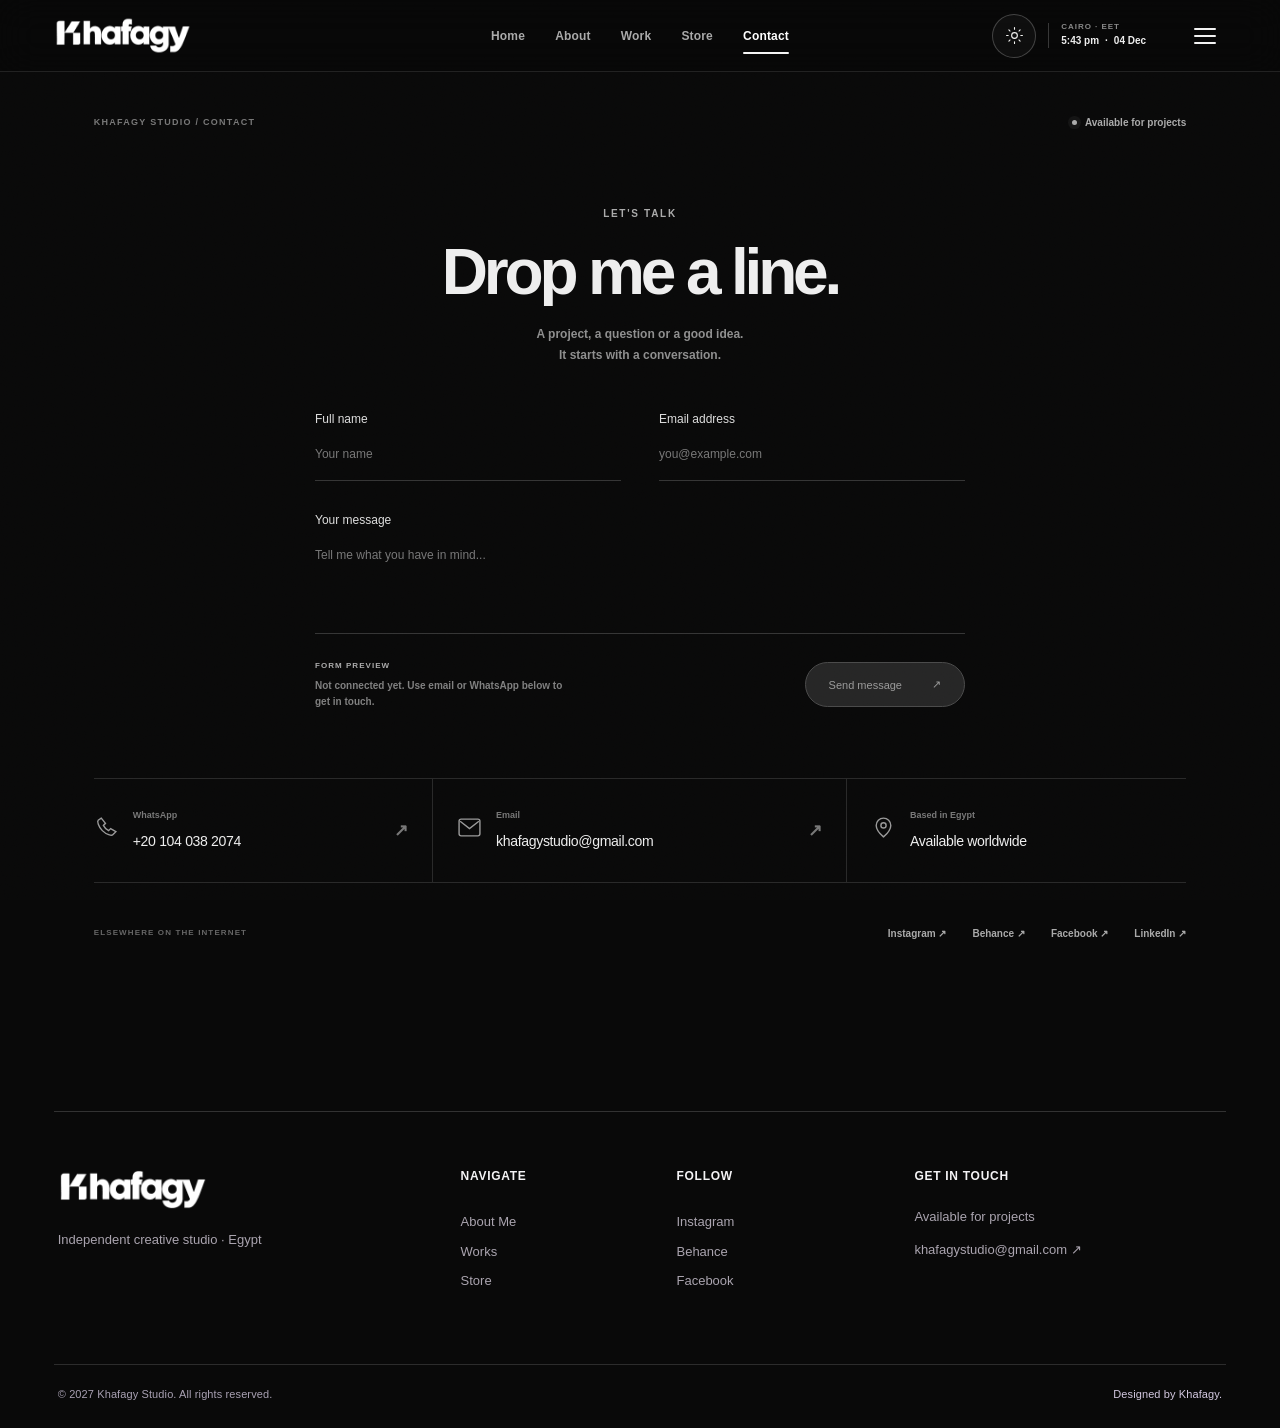
<file: contact.html>
<!DOCTYPE html>

<html dir="ltr" lang="en">
<head>
<meta charset="utf-8"/>
<meta content="width=device-width, initial-scale=1" name="viewport"/>
<meta content="#000000" name="theme-color"/>
<meta content="Khafagy Studio — branding, retouching and visual campaigns by Mohamed Khafagy, from Egypt to everywhere." name="description"/>
<title>Contact — Khafagy Studio | Mohamed Khafagy</title>
<link href="assets/k-logo.png" rel="icon" type="image/png"/>
<link href="style.css" rel="stylesheet"/>

<link href="contact.css" rel="stylesheet"/>
<link rel="stylesheet" href="theme.css"/>
<script src="theme.js"></script>
<link rel="stylesheet" href="footer-reveal.css"/>
<script defer src="footer-reveal.js"></script>
<link rel="stylesheet" href="page-transition.css"/>
<script defer src="page-transition.js"></script>
<link rel="stylesheet" href="text-motion.css"/>
<script defer src="text-motion.js"></script>
<link rel="stylesheet" href="card-motion.css"/>
<script defer src="card-motion.js"></script>
<link rel="stylesheet" href="cursor-consistency.css"/><script defer src="cursor-consistency.js"></script><link rel="stylesheet" href="mobile-readability.css"/><link rel="stylesheet" href="mobile-polish.css"/><link href="mobile-navigation.css" rel="stylesheet"/></head>
<body>
<div class="kh-site" dir="ltr" id="top" lang="en">
<svg aria-hidden="true" class="kh-grain"><filter id="kh-noise"><feturbulence basefrequency="0.9" numoctaves="2" stitchtiles="stitch" type="fractalNoise"></feturbulence></filter><rect filter="url(#kh-noise)" height="100%" width="100%"></rect></svg>
<div aria-hidden="true" class="kh-cur-dot"></div><div aria-hidden="true" class="kh-cur-ring"></div>
<header class="kh-header">
<a aria-label="Khafagy Studio home" class="kh-header-logo" href="index.html"><img alt="Khafagy Studio wordmark" src="assets/khafagy-wordmark.png"/></a><nav aria-label="Main navigation" class="kh-top-nav"><a href="index.html">Home</a><a href="about.html">About</a><a href="work.html">Work</a><a href="store.html">Store</a><a aria-current="page" href="contact.html">Contact</a></nav>
<div class="kh-header-actions"><button type="button" class="kh-theme-toggle" aria-label="Switch to light theme" aria-pressed="false" title="Light theme"><svg class="kh-theme-sun" viewBox="0 0 24 24" aria-hidden="true"><circle cx="12" cy="12" r="3.6"/><path d="M12 2v2m0 16v2M2 12h2m16 0h2M4.93 4.93l1.42 1.42m11.3 11.3 1.42 1.42M4.93 19.07l1.42-1.42m11.3-11.3 1.42-1.42"/></svg><svg class="kh-theme-moon" viewBox="0 0 24 24" aria-hidden="true"><path d="M20.5 14A8.8 8.8 0 0 1 10 3.5 8.8 8.8 0 1 0 20.5 14Z"/></svg></button><div aria-label="Cairo local time" class="kh-header-clock"><span class="kh-clock-label">CAIRO · EET</span><span class="kh-clock-line"><time datetime="" id="headerClock"></time><span aria-hidden="true">·</span><time datetime="" id="headerDate"></time></span></div><button aria-expanded="false" aria-label="Open menu" class="kh-menu-toggle" id="menuToggle" type="button"><span></span><span></span><span></span></button></div>
</header>
<dialog aria-label="Menu" class="kh-nav-overlay" id="menuDialog"><a aria-label="Khafagy Studio home" class="kh-overlay-brand" href="index.html"><img alt="Khafagy Studio" src="assets/khafagy-wordmark.png"/></a>
<button aria-label="Close menu" class="kh-menu-toggle kh-overlay-close is-active" id="menuClose" type="button"><span></span><span></span></button>
<nav aria-label="Main navigation" class="kh-overlay-links">
<a class="kh-overlay-link" href="index.html">Home<span>↗</span></a>
<a class="kh-overlay-link" href="about.html">About<span>↗</span></a>
<a class="kh-overlay-link" href="work.html">Work<span>↗</span></a>

<a class="kh-overlay-link" href="store.html">Store<span>↗</span></a>
<a aria-current="page" class="kh-overlay-link" href="contact.html">Contact<span>↗</span></a>

</nav>
<div class="kh-overlay-socials"><a href="https://www.instagram.com/the.khafagy/" rel="noreferrer" target="_blank">Instagram</a><a href="https://www.behance.net/mohamedkhafagy16" rel="noreferrer" target="_blank">Behance</a><a href="https://www.facebook.com/thekhafagy" rel="noreferrer" target="_blank">Facebook</a></div>
</dialog>
<main class="kc-main" id="contact"><div class="kc-topline"><span>KHAFAGY STUDIO / CONTACT</span><div class="kc-availability"><i></i> Available for projects</div></div><section class="kc-intro"><span class="kc-eyebrow">LET'S TALK</span><h1>Drop me a line<span>.</span></h1><p>A project, a question or a good idea.<br>It starts with a conversation.</p></section><section class="kc-form-section" aria-label="Message form preview"><form class="kc-form" aria-describedby="kcFormNote"><div class="kc-fields"><label for="kcName">Full name<input id="kcName" type="text" placeholder="Your name" disabled autocomplete="off"/></label><label for="kcEmail">Email address<input id="kcEmail" type="email" placeholder="you@example.com" disabled autocomplete="off"/></label></div><label for="kcMessage">Your message<textarea id="kcMessage" rows="3" placeholder="Tell me what you have in mind..." disabled></textarea></label><div class="kc-form-bottom"><p id="kcFormNote"><span>FORM PREVIEW</span>Not connected yet. Use email or WhatsApp below to get in touch.</p><button type="submit" disabled>Send message <span>↗</span></button></div></form></section><section class="kc-details" aria-label="Contact details"><a class="kc-detail" href="https://wa.me/201040382074" rel="noreferrer" target="_blank"><span class="kc-detail-icon" aria-hidden="true"><svg viewBox="0 0 24 24" fill="none" stroke="currentColor" stroke-width="1.35"><path d="M7 3 4 5c-1 1 0 6 4 10s9 5 10 4l3-3-5-3-2 2c-2-1-4-3-5-5l2-2-4-5Z"/></svg></span><span><span class="kc-detail-label">WhatsApp</span><strong>+20 104 038 2074</strong></span><span class="kc-detail-arrow">↗</span></a><a class="kc-detail" href="mailto:khafagystudio@gmail.com"><span class="kc-detail-icon" aria-hidden="true"><svg viewBox="0 0 24 24" fill="none" stroke="currentColor" stroke-width="1.35"><rect x="2" y="4" width="20" height="16" rx="2"/><path d="m3 6 9 7 9-7"/></svg></span><span><span class="kc-detail-label">Email</span><strong>khafagystudio@gmail.com</strong></span><span class="kc-detail-arrow">↗</span></a><div class="kc-detail kc-location"><span class="kc-detail-icon" aria-hidden="true"><svg viewBox="0 0 24 24" fill="none" stroke="currentColor" stroke-width="1.35"><path d="M19 10c0 5-7 11-7 11S5 15 5 10a7 7 0 1 1 14 0Z"/><circle cx="12" cy="10" r="2.5"/></svg></span><span><span class="kc-detail-label">Based in Egypt</span><strong>Available worldwide</strong></span></div></section><section class="kc-social-row" aria-label="Social profiles"><span>ELSEWHERE ON THE INTERNET</span><div><a href="https://www.instagram.com/the.khafagy/" rel="noreferrer" target="_blank">Instagram ↗</a><a href="https://www.behance.net/mohamedkhafagy16" rel="noreferrer" target="_blank">Behance ↗</a><a href="https://www.facebook.com/thekhafagy" rel="noreferrer" target="_blank">Facebook ↗</a><a href="https://www.linkedin.com/in/mohamedkhafagy" rel="noreferrer" target="_blank">LinkedIn ↗</a></div></section></main>
<footer class="kh-footer kh-reveal-footer" aria-label="Khafagy Studio footer">
<div class="kh-footer-top"><div class="kh-footer-brand"><img alt="Khafagy Studio" class="kh-footer-wordmark" src="assets/khafagy-wordmark.png"/><p>Independent creative studio · Egypt</p></div><div class="kh-footer-col"><h4>Navigate</h4><a href="about.html">About Me</a><a href="work.html">Works</a><a href="store.html">Store</a></div><div class="kh-footer-col"><h4>Follow</h4><a href="https://www.instagram.com/the.khafagy/" rel="noreferrer" target="_blank">Instagram</a><a href="https://www.behance.net/mohamedkhafagy16" rel="noreferrer" target="_blank">Behance</a><a href="https://www.facebook.com/thekhafagy" rel="noreferrer" target="_blank">Facebook</a></div><div class="kh-footer-col"><h4>Get in touch</h4><p>Available for projects</p><a class="kh-link-arrow" href="mailto:khafagystudio@gmail.com">khafagystudio@gmail.com ↗</a></div></div>
<p class="kh-footer-credit">© 2027 Khafagy Studio. All rights reserved. <span>Designed by Khafagy.</span></p>
</footer>
</div>
<script defer="" src="script.js"></script>
</body>
</html>
</file>
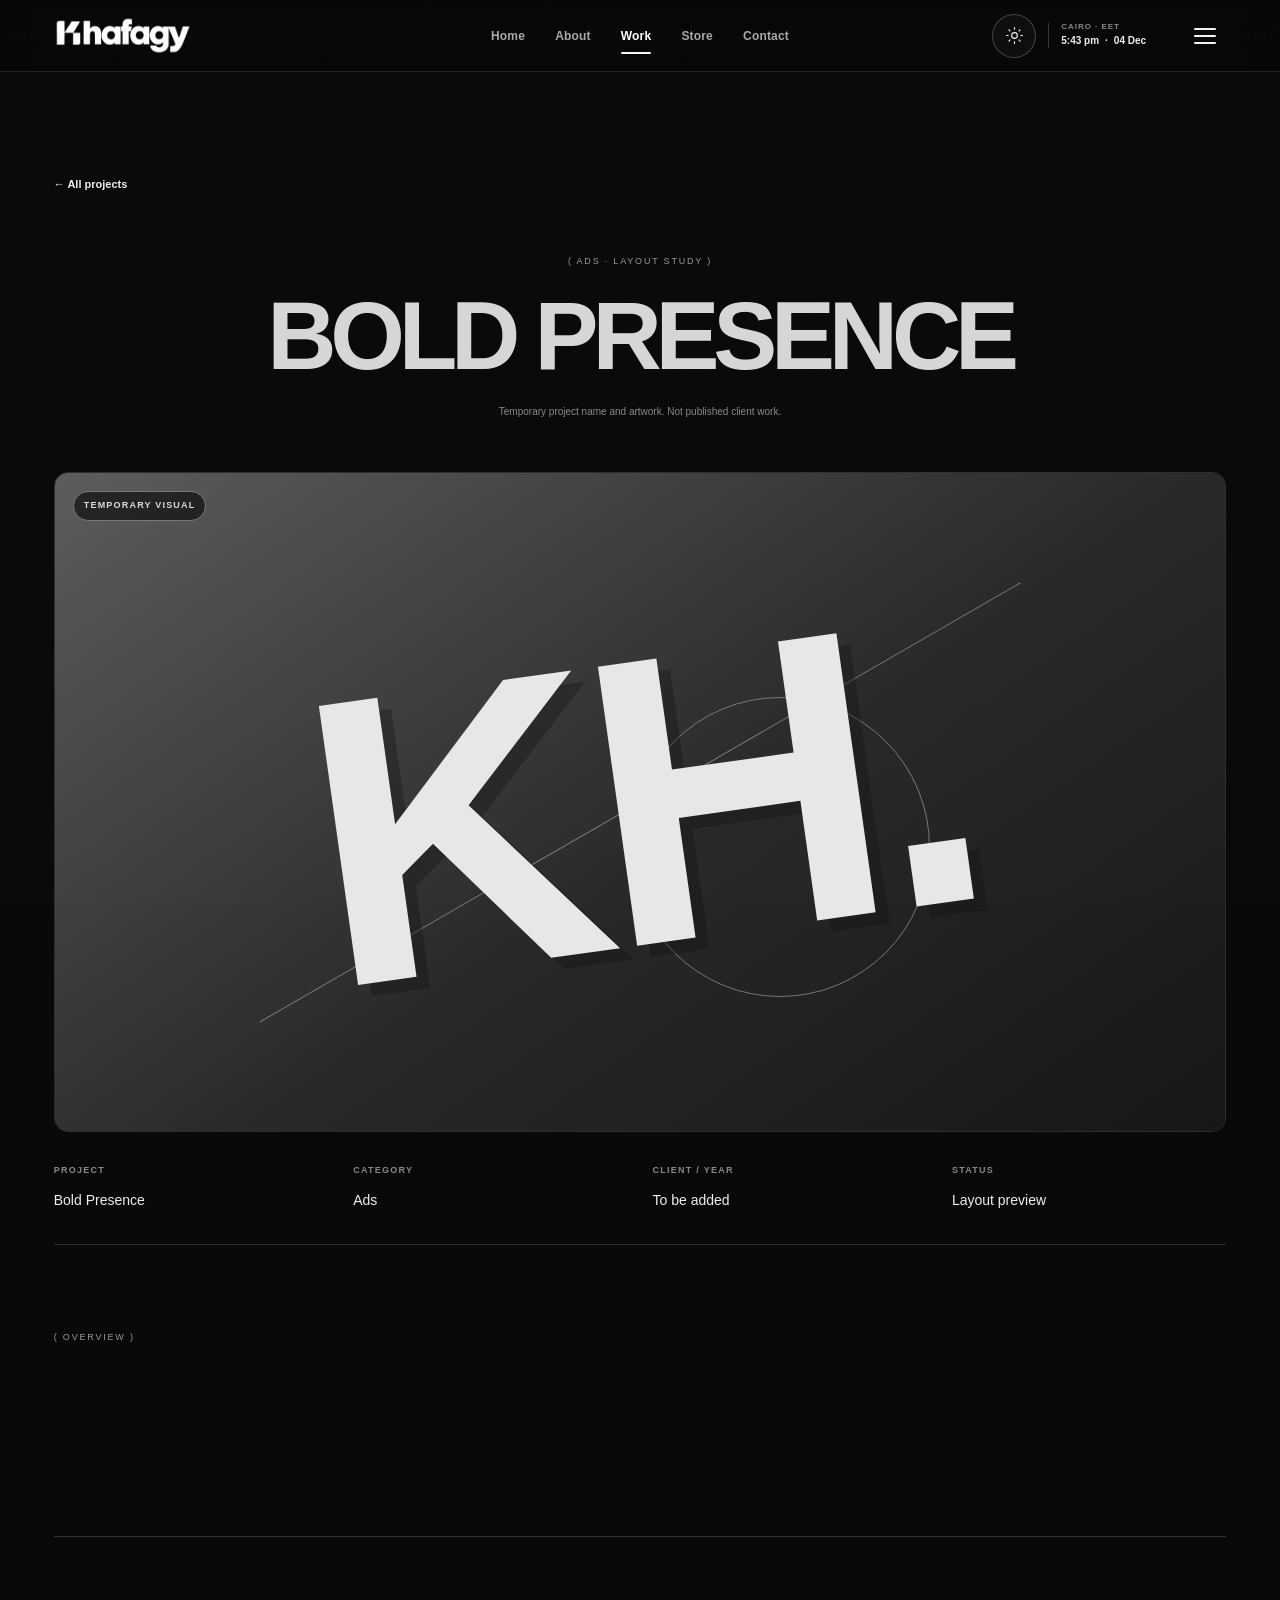
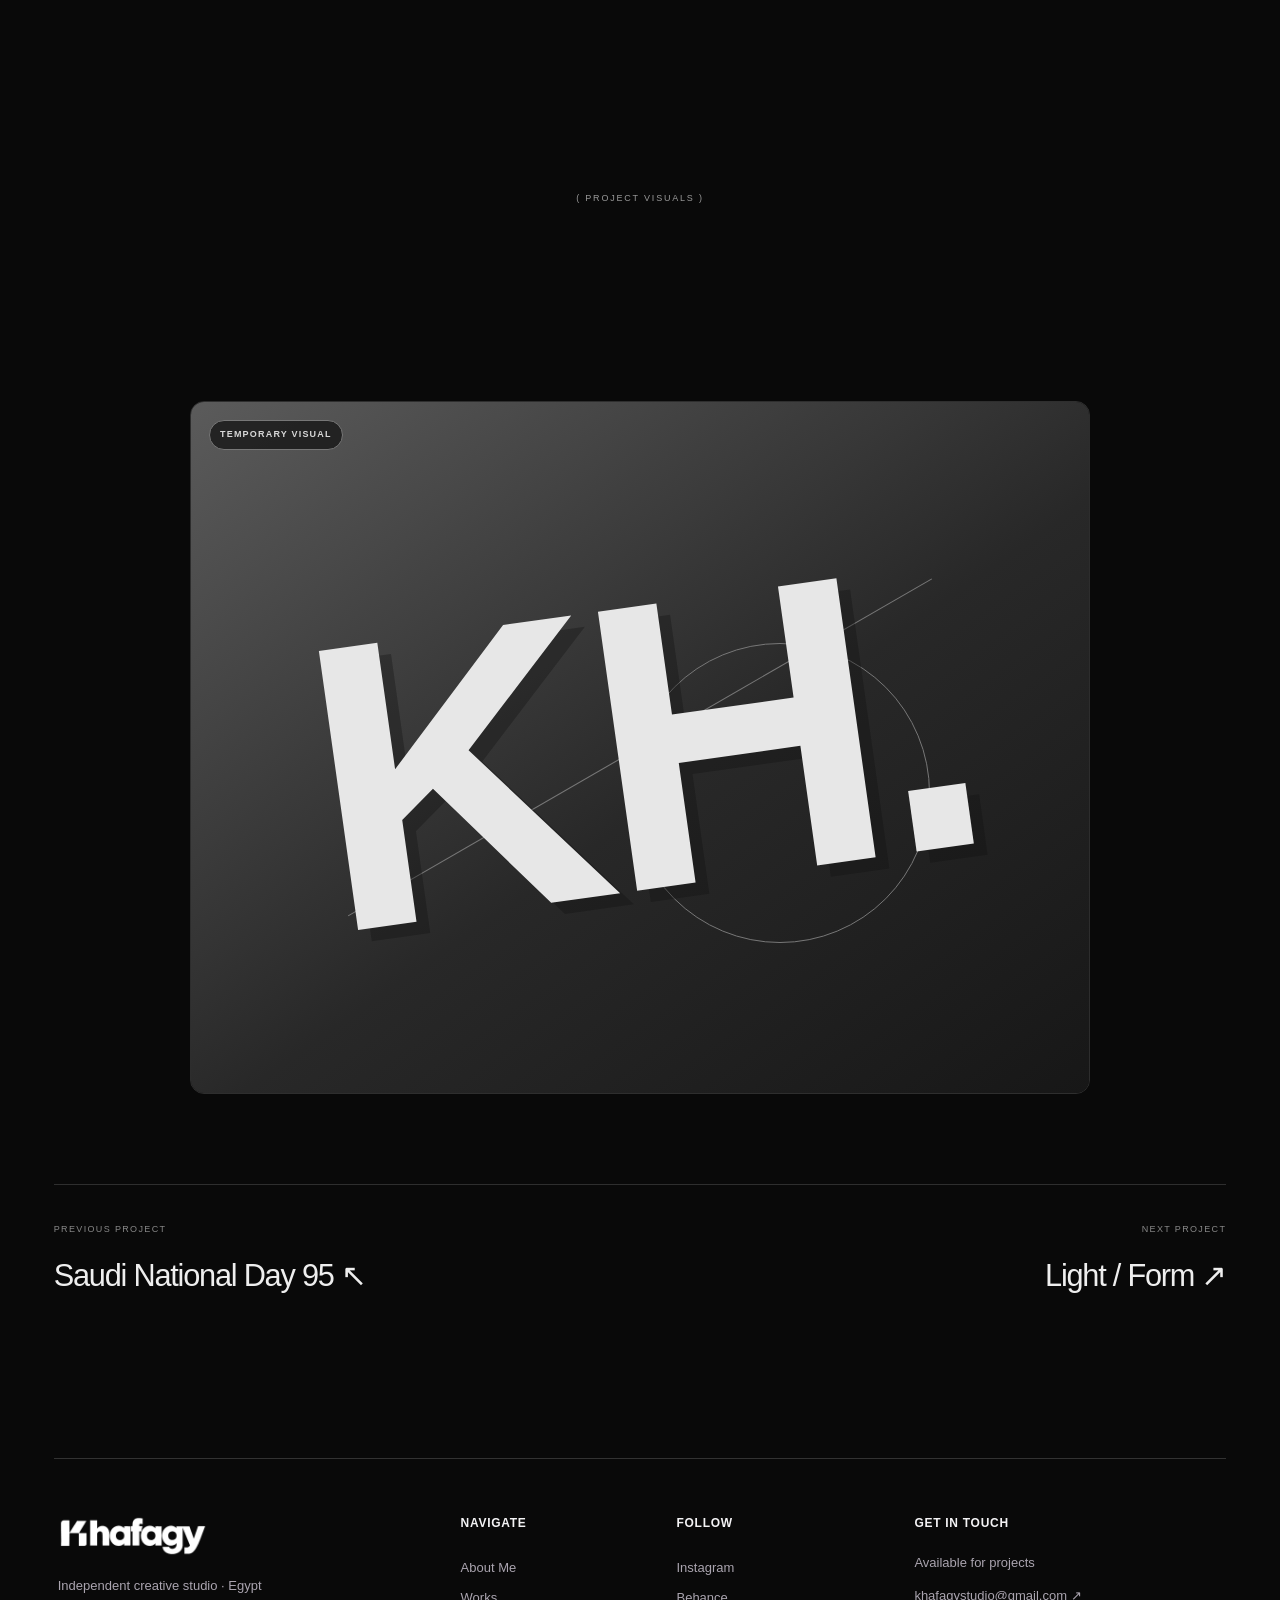
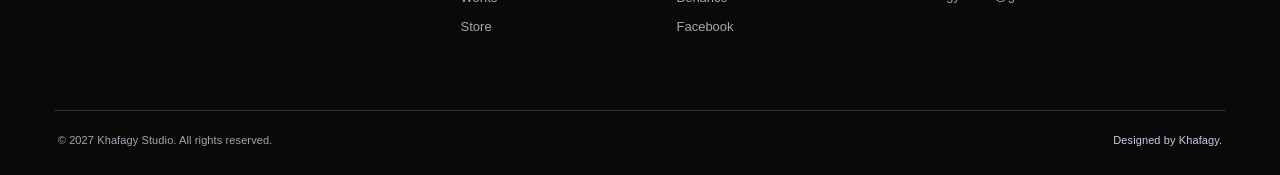
<file: project-bold-presence.html>
<!DOCTYPE html>

<html dir="ltr" lang="en">
<head>
<meta charset="utf-8"/>
<meta content="width=device-width, initial-scale=1" name="viewport"/>
<meta content="#000000" name="theme-color"/>
<meta content="Khafagy Studio — ads, retouching and visual campaigns by Mohamed Khafagy, from Egypt to everywhere." name="description"/>
<title>Bold Presence | Khafagy Studio</title>
<link href="assets/k-logo.png" rel="icon" type="image/png"/>
<link href="style.css" rel="stylesheet"/>
<link href="work.css" rel="stylesheet"/>
<link href="theme.css" rel="stylesheet"/>
<script src="theme.js"></script>
<link href="project-detail.css" rel="stylesheet"/><link href="footer-reveal.css" rel="stylesheet"/>
<script defer="" src="footer-reveal.js"></script>
<link href="page-transition.css" rel="stylesheet"/>
<script defer="" src="page-transition.js"></script>
<link href="text-motion.css" rel="stylesheet"/>
<script defer="" src="text-motion.js"></script>
<link href="card-motion.css" rel="stylesheet"/>
<script defer="" src="card-motion.js"></script>
<link rel="stylesheet" href="cursor-consistency.css"/><script defer src="cursor-consistency.js"></script><link rel="stylesheet" href="mobile-readability.css"/><link rel="stylesheet" href="mobile-polish.css"/><link href="mobile-navigation.css" rel="stylesheet"/></head>
<body>
<div class="kh-site" dir="ltr" id="top" lang="en">
<svg aria-hidden="true" class="kh-grain"><filter id="kh-noise"><feturbulence basefrequency="0.9" numoctaves="2" stitchtiles="stitch" type="fractalNoise"></feturbulence></filter><rect filter="url(#kh-noise)" height="100%" width="100%"></rect></svg>
<div aria-hidden="true" class="kh-cur-dot"></div><div aria-hidden="true" class="kh-cur-ring"></div>
<header class="kh-header">
<a aria-label="Khafagy Studio home" class="kh-header-logo" href="index.html"><img alt="Khafagy Studio wordmark" src="assets/khafagy-wordmark.png"/></a><nav aria-label="Main navigation" class="kh-top-nav"><a href="index.html">Home</a><a href="about.html">About</a><a aria-current="page" href="work.html">Work</a><a href="store.html">Store</a><a href="contact.html">Contact</a></nav>
<div class="kh-header-actions"><button aria-label="Switch to light theme" aria-pressed="false" class="kh-theme-toggle" title="Light theme" type="button"><svg aria-hidden="true" class="kh-theme-sun" viewbox="0 0 24 24"><circle cx="12" cy="12" r="3.6"></circle><path d="M12 2v2m0 16v2M2 12h2m16 0h2M4.93 4.93l1.42 1.42m11.3 11.3 1.42 1.42M4.93 19.07l1.42-1.42m11.3-11.3 1.42-1.42"></path></svg><svg aria-hidden="true" class="kh-theme-moon" viewbox="0 0 24 24"><path d="M20.5 14A8.8 8.8 0 0 1 10 3.5 8.8 8.8 0 1 0 20.5 14Z"></path></svg></button><div aria-label="Cairo local time" class="kh-header-clock"><span class="kh-clock-label">CAIRO · EET</span><span class="kh-clock-line"><time datetime="" id="headerClock"></time><span aria-hidden="true">·</span><time datetime="" id="headerDate"></time></span></div><button aria-expanded="false" aria-label="Open menu" class="kh-menu-toggle" id="menuToggle" type="button"><span></span><span></span><span></span></button></div>
</header>
<dialog aria-label="Menu" class="kh-nav-overlay" id="menuDialog"><a aria-label="Khafagy Studio home" class="kh-overlay-brand" href="index.html"><img alt="Khafagy Studio" src="assets/khafagy-wordmark.png"/></a>
<button aria-label="Close menu" class="kh-menu-toggle kh-overlay-close is-active" id="menuClose" type="button"><span></span><span></span></button>
<nav aria-label="Main navigation" class="kh-overlay-links">
<a class="kh-overlay-link" href="index.html">Home<span>↗</span></a>
<a class="kh-overlay-link" href="about.html">About<span>↗</span></a>
<a aria-current="page" class="kh-overlay-link" href="work.html">Work<span>↗</span></a>
<a class="kh-overlay-link" href="store.html">Store<span>↗</span></a>
<a class="kh-overlay-link" href="contact.html">Contact<span>↗</span></a>
</nav>
<div class="kh-overlay-socials"><a href="https://www.instagram.com/the.khafagy/" rel="noreferrer" target="_blank">Instagram</a><a href="https://www.behance.net/mohamedkhafagy16" rel="noreferrer" target="_blank">Behance</a><a href="https://www.facebook.com/thekhafagy" rel="noreferrer" target="_blank">Facebook</a></div>
</dialog>
<main class="project-detail work-concept"><header class="pd-heading"><a class="pd-back" href="work.html">← All projects</a><p class="eyebrow">( ADS · LAYOUT STUDY )</p><h1>Bold Presence</h1><p class="pd-notice">Temporary project name and artwork. Not published client work.</p></header><figure aria-label="Bold Presence temporary cover" class="pd-cover"><div aria-hidden="true" class="art one"><span class="badge">TEMPORARY VISUAL</span><span class="big">KH.</span></div></figure><dl class="pd-facts"><div><dt>Project</dt><dd>Bold Presence</dd></div><div><dt>Category</dt><dd>Ads</dd></div><div><dt>Client / Year</dt><dd>To be added</dd></div><div><dt>Status</dt><dd>Layout preview</dd></div></dl><section class="pd-intro"><span class="eyebrow">( OVERVIEW )</span><div><h2>The visual comes first.</h2><p>This page previews how the project will be presented: a full-width key visual, a short introduction, design details and a gallery. The final story will be written from the real project brief.</p></div></section><section class="pd-notes"><div><p class="eyebrow">( THE BRIEF )</p><p>The project goal, audience and context will be added with the real brief.</p></div><div><p class="eyebrow">( CREATIVE DIRECTION )</p><p>The idea behind the key visual, image treatment and type will be explained here.</p></div><div><p class="eyebrow">( PROCESS )</p><p>Mohamed's role, design process and final deliverables will be added after the work is supplied.</p></div></section><section class="pd-gallery"><div class="pd-gallery-heading"><span class="eyebrow">( PROJECT VISUALS )</span><h2>A closer look</h2><p>One temporary visual. The complete project gallery will be added later.</p></div><figure class="pd-gallery-art"><div aria-hidden="true" class="art one"><span class="badge">TEMPORARY VISUAL</span><span class="big">KH.</span></div></figure></section><nav aria-label="More projects" class="pd-pagination"><a href="project-saudi-horizons.html"><span>Previous project</span><b>Saudi National Day 95 ↖</b></a><a href="project-light-form.html"><span>Next project</span><b>Light / Form ↗</b></a></nav></main>
<footer aria-label="Khafagy Studio footer" class="kh-footer kh-reveal-footer">
<div class="kh-footer-top"><div class="kh-footer-brand"><img alt="Khafagy Studio" class="kh-footer-wordmark" src="assets/khafagy-wordmark.png"/><p>Independent creative studio · Egypt</p></div><div class="kh-footer-col"><h4>Navigate</h4><a href="about.html">About Me</a><a aria-current="page" href="work.html">Works</a><a href="store.html">Store</a></div><div class="kh-footer-col"><h4>Follow</h4><a href="https://www.instagram.com/the.khafagy/" rel="noreferrer" target="_blank">Instagram</a><a href="https://www.behance.net/mohamedkhafagy16" rel="noreferrer" target="_blank">Behance</a><a href="https://www.facebook.com/thekhafagy" rel="noreferrer" target="_blank">Facebook</a></div><div class="kh-footer-col"><h4>Get in touch</h4><p>Available for projects</p><a class="kh-link-arrow" href="mailto:khafagystudio@gmail.com">khafagystudio@gmail.com ↗</a></div></div>
<p class="kh-footer-credit">© 2027 Khafagy Studio. All rights reserved. <span>Designed by Khafagy.</span></p>
</footer>
</div>
<script defer="" src="script.js"></script>

</body>
</html>
</file>
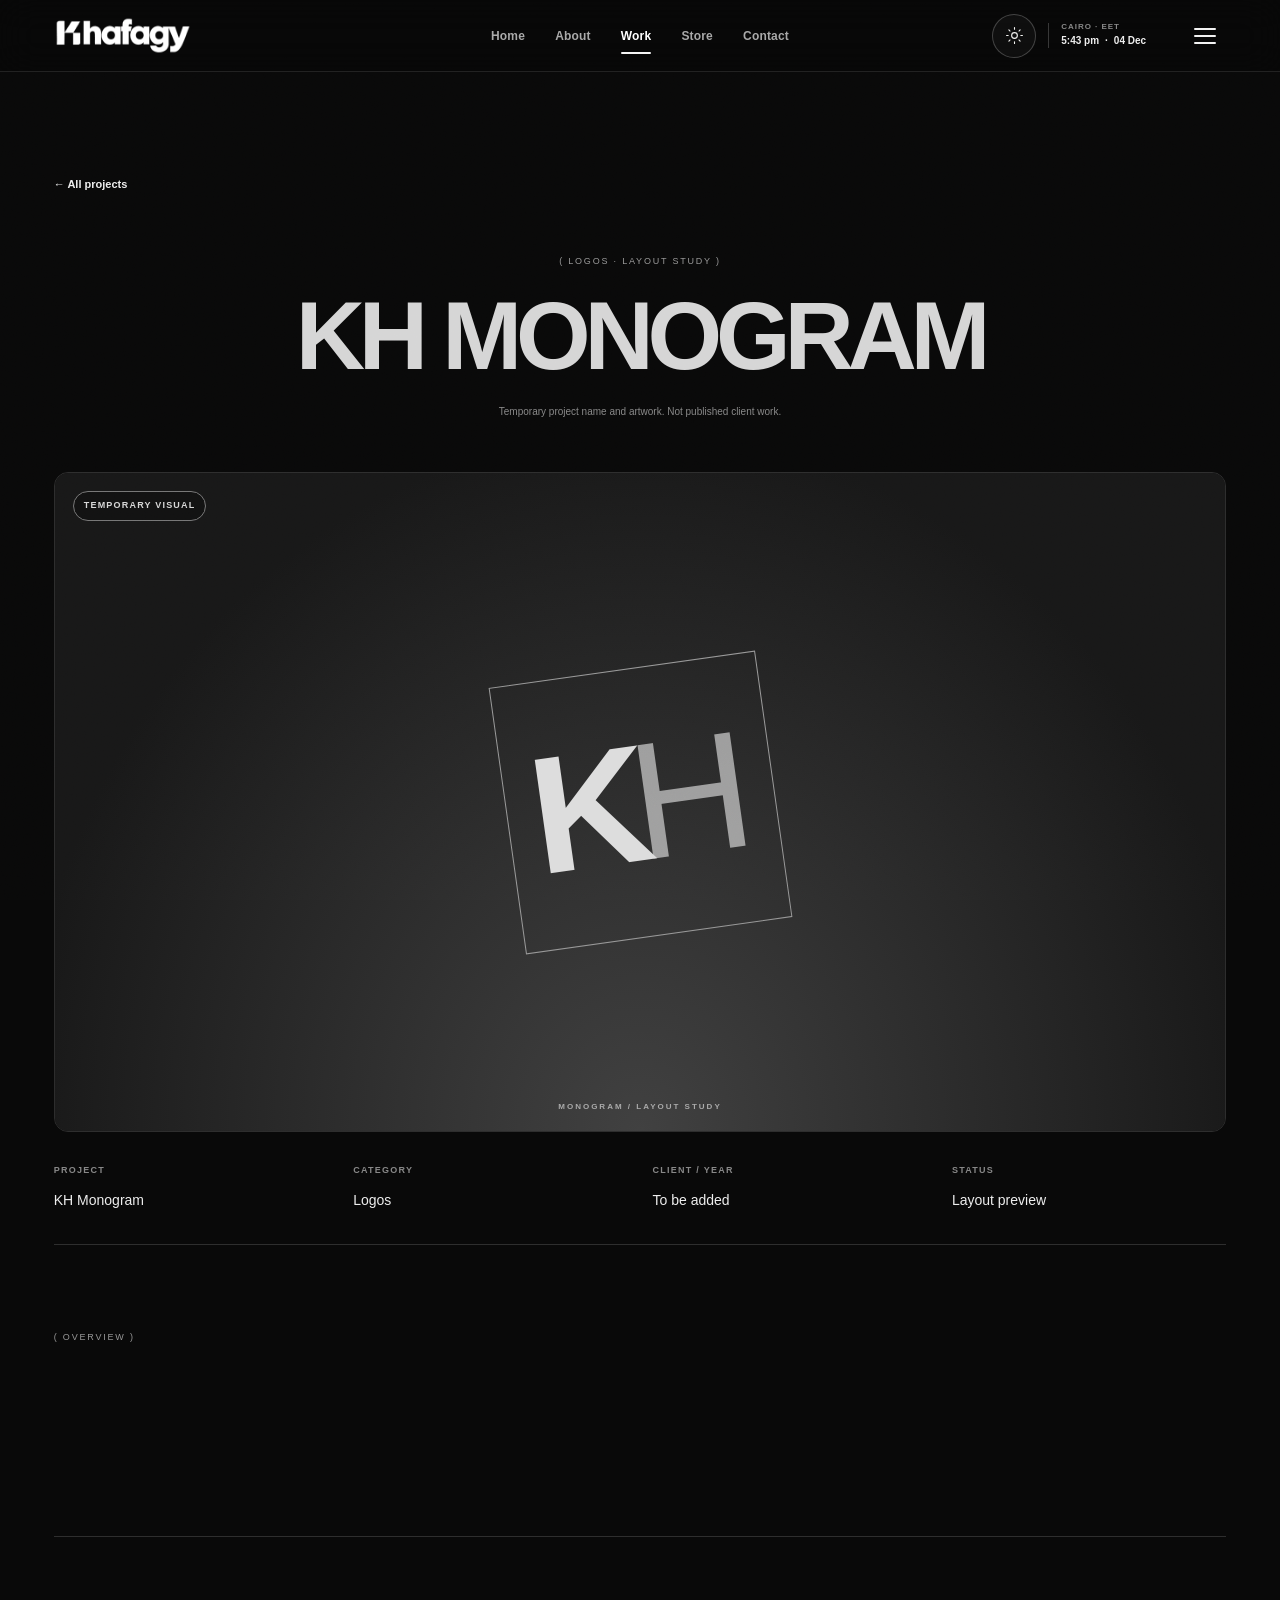
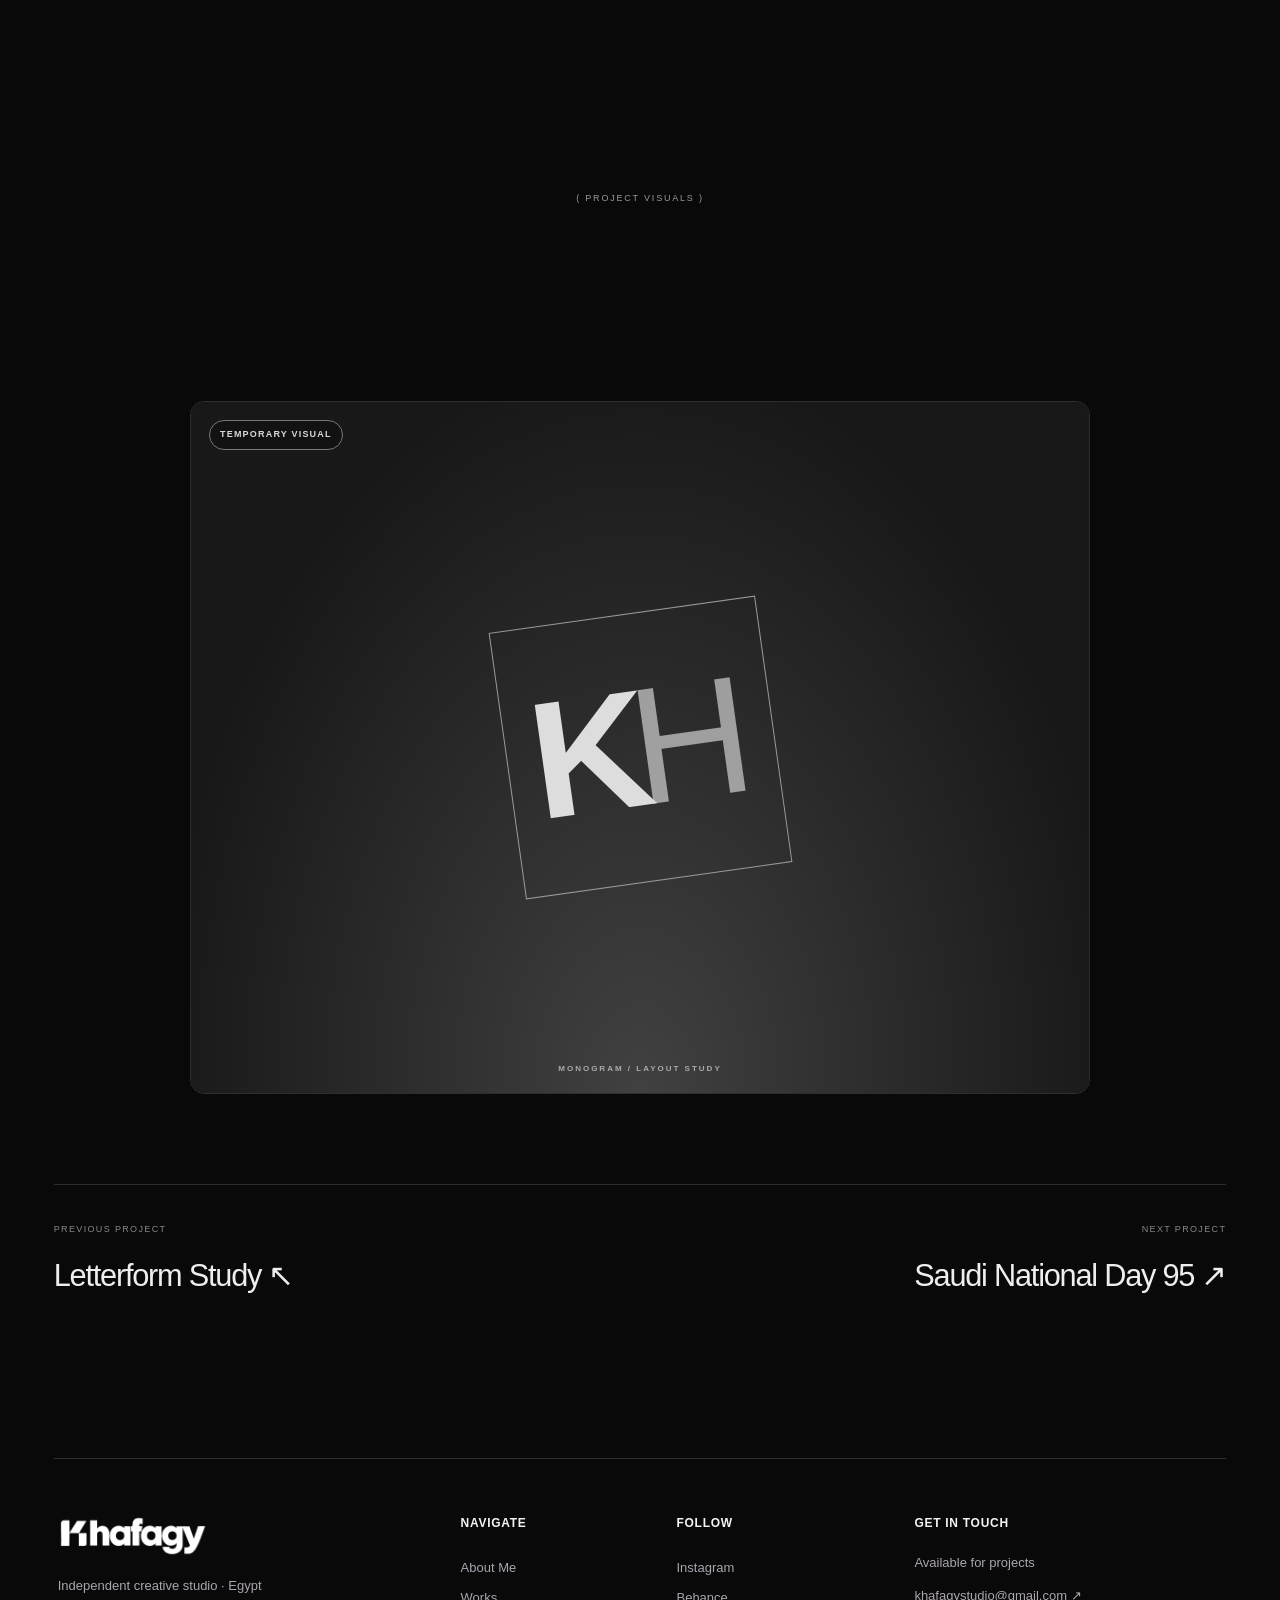
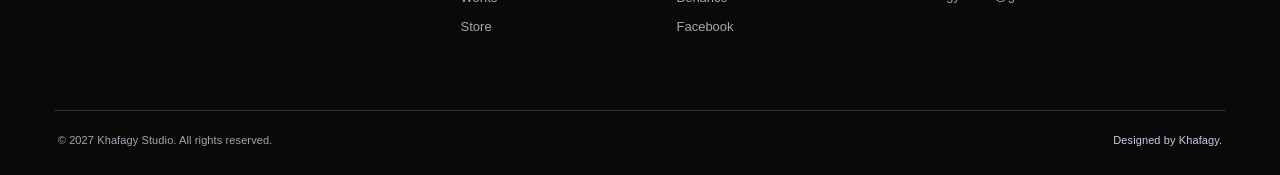
<file: project-kh-monogram.html>
<!DOCTYPE html>

<html dir="ltr" lang="en">
<head>
<meta charset="utf-8"/>
<meta content="width=device-width, initial-scale=1" name="viewport"/>
<meta content="#000000" name="theme-color"/>
<meta content="Khafagy Studio — ads, retouching and visual campaigns by Mohamed Khafagy, from Egypt to everywhere." name="description"/>
<title>KH Monogram | Khafagy Studio</title>
<link href="assets/k-logo.png" rel="icon" type="image/png"/>
<link href="style.css" rel="stylesheet"/>
<link href="work.css" rel="stylesheet"/>
<link href="theme.css" rel="stylesheet"/>
<script src="theme.js"></script>
<link href="project-detail.css" rel="stylesheet"/><link href="footer-reveal.css" rel="stylesheet"/>
<script defer="" src="footer-reveal.js"></script>
<link href="page-transition.css" rel="stylesheet"/>
<script defer="" src="page-transition.js"></script>
<link href="text-motion.css" rel="stylesheet"/>
<script defer="" src="text-motion.js"></script>
<link href="card-motion.css" rel="stylesheet"/>
<script defer="" src="card-motion.js"></script>
<link rel="stylesheet" href="cursor-consistency.css"/><script defer src="cursor-consistency.js"></script><link rel="stylesheet" href="mobile-readability.css"/><link rel="stylesheet" href="mobile-polish.css"/><link href="mobile-navigation.css" rel="stylesheet"/></head>
<body>
<div class="kh-site" dir="ltr" id="top" lang="en">
<svg aria-hidden="true" class="kh-grain"><filter id="kh-noise"><feturbulence basefrequency="0.9" numoctaves="2" stitchtiles="stitch" type="fractalNoise"></feturbulence></filter><rect filter="url(#kh-noise)" height="100%" width="100%"></rect></svg>
<div aria-hidden="true" class="kh-cur-dot"></div><div aria-hidden="true" class="kh-cur-ring"></div>
<header class="kh-header">
<a aria-label="Khafagy Studio home" class="kh-header-logo" href="index.html"><img alt="Khafagy Studio wordmark" src="assets/khafagy-wordmark.png"/></a><nav aria-label="Main navigation" class="kh-top-nav"><a href="index.html">Home</a><a href="about.html">About</a><a aria-current="page" href="work.html">Work</a><a href="store.html">Store</a><a href="contact.html">Contact</a></nav>
<div class="kh-header-actions"><button aria-label="Switch to light theme" aria-pressed="false" class="kh-theme-toggle" title="Light theme" type="button"><svg aria-hidden="true" class="kh-theme-sun" viewbox="0 0 24 24"><circle cx="12" cy="12" r="3.6"></circle><path d="M12 2v2m0 16v2M2 12h2m16 0h2M4.93 4.93l1.42 1.42m11.3 11.3 1.42 1.42M4.93 19.07l1.42-1.42m11.3-11.3 1.42-1.42"></path></svg><svg aria-hidden="true" class="kh-theme-moon" viewbox="0 0 24 24"><path d="M20.5 14A8.8 8.8 0 0 1 10 3.5 8.8 8.8 0 1 0 20.5 14Z"></path></svg></button><div aria-label="Cairo local time" class="kh-header-clock"><span class="kh-clock-label">CAIRO · EET</span><span class="kh-clock-line"><time datetime="" id="headerClock"></time><span aria-hidden="true">·</span><time datetime="" id="headerDate"></time></span></div><button aria-expanded="false" aria-label="Open menu" class="kh-menu-toggle" id="menuToggle" type="button"><span></span><span></span><span></span></button></div>
</header>
<dialog aria-label="Menu" class="kh-nav-overlay" id="menuDialog"><a aria-label="Khafagy Studio home" class="kh-overlay-brand" href="index.html"><img alt="Khafagy Studio" src="assets/khafagy-wordmark.png"/></a>
<button aria-label="Close menu" class="kh-menu-toggle kh-overlay-close is-active" id="menuClose" type="button"><span></span><span></span></button>
<nav aria-label="Main navigation" class="kh-overlay-links">
<a class="kh-overlay-link" href="index.html">Home<span>↗</span></a>
<a class="kh-overlay-link" href="about.html">About<span>↗</span></a>
<a aria-current="page" class="kh-overlay-link" href="work.html">Work<span>↗</span></a>
<a class="kh-overlay-link" href="store.html">Store<span>↗</span></a>
<a class="kh-overlay-link" href="contact.html">Contact<span>↗</span></a>
</nav>
<div class="kh-overlay-socials"><a href="https://www.instagram.com/the.khafagy/" rel="noreferrer" target="_blank">Instagram</a><a href="https://www.behance.net/mohamedkhafagy16" rel="noreferrer" target="_blank">Behance</a><a href="https://www.facebook.com/thekhafagy" rel="noreferrer" target="_blank">Facebook</a></div>
</dialog>
<main class="project-detail work-concept"><header class="pd-heading"><a class="pd-back" href="work.html">← All projects</a><p class="eyebrow">( LOGOS · LAYOUT STUDY )</p><h1>KH Monogram</h1><p class="pd-notice">Temporary project name and artwork. Not published client work.</p></header><figure aria-label="KH Monogram temporary cover" class="pd-cover"><div aria-hidden="true" class="art logos"><span class="badge">TEMPORARY VISUAL</span><span aria-hidden="true" class="logo-study">K<span>H</span></span><span class="logo-caption">MONOGRAM / LAYOUT STUDY</span></div></figure><dl class="pd-facts"><div><dt>Project</dt><dd>KH Monogram</dd></div><div><dt>Category</dt><dd>Logos</dd></div><div><dt>Client / Year</dt><dd>To be added</dd></div><div><dt>Status</dt><dd>Layout preview</dd></div></dl><section class="pd-intro"><span class="eyebrow">( OVERVIEW )</span><div><h2>The visual comes first.</h2><p>This page previews how the project will be presented: a full-width key visual, a short introduction, design details and a gallery. The final story will be written from the real project brief.</p></div></section><section class="pd-notes"><div><p class="eyebrow">( THE BRIEF )</p><p>The project goal, audience and context will be added with the real brief.</p></div><div><p class="eyebrow">( CREATIVE DIRECTION )</p><p>The idea behind the key visual, image treatment and type will be explained here.</p></div><div><p class="eyebrow">( PROCESS )</p><p>Mohamed's role, design process and final deliverables will be added after the work is supplied.</p></div></section><section class="pd-gallery"><div class="pd-gallery-heading"><span class="eyebrow">( PROJECT VISUALS )</span><h2>A closer look</h2><p>One temporary visual. The complete project gallery will be added later.</p></div><figure class="pd-gallery-art"><div aria-hidden="true" class="art logos"><span class="badge">TEMPORARY VISUAL</span><span aria-hidden="true" class="logo-study">K<span>H</span></span><span class="logo-caption">MONOGRAM / LAYOUT STUDY</span></div></figure></section><nav aria-label="More projects" class="pd-pagination"><a href="project-letterform-study.html"><span>Previous project</span><b>Letterform Study ↖</b></a><a href="project-saudi-horizons.html"><span>Next project</span><b>Saudi National Day 95 ↗</b></a></nav></main>
<footer aria-label="Khafagy Studio footer" class="kh-footer kh-reveal-footer">
<div class="kh-footer-top"><div class="kh-footer-brand"><img alt="Khafagy Studio" class="kh-footer-wordmark" src="assets/khafagy-wordmark.png"/><p>Independent creative studio · Egypt</p></div><div class="kh-footer-col"><h4>Navigate</h4><a href="about.html">About Me</a><a aria-current="page" href="work.html">Works</a><a href="store.html">Store</a></div><div class="kh-footer-col"><h4>Follow</h4><a href="https://www.instagram.com/the.khafagy/" rel="noreferrer" target="_blank">Instagram</a><a href="https://www.behance.net/mohamedkhafagy16" rel="noreferrer" target="_blank">Behance</a><a href="https://www.facebook.com/thekhafagy" rel="noreferrer" target="_blank">Facebook</a></div><div class="kh-footer-col"><h4>Get in touch</h4><p>Available for projects</p><a class="kh-link-arrow" href="mailto:khafagystudio@gmail.com">khafagystudio@gmail.com ↗</a></div></div>
<p class="kh-footer-credit">© 2027 Khafagy Studio. All rights reserved. <span>Designed by Khafagy.</span></p>
</footer>
</div>
<script defer="" src="script.js"></script>

</body>
</html>
</file>
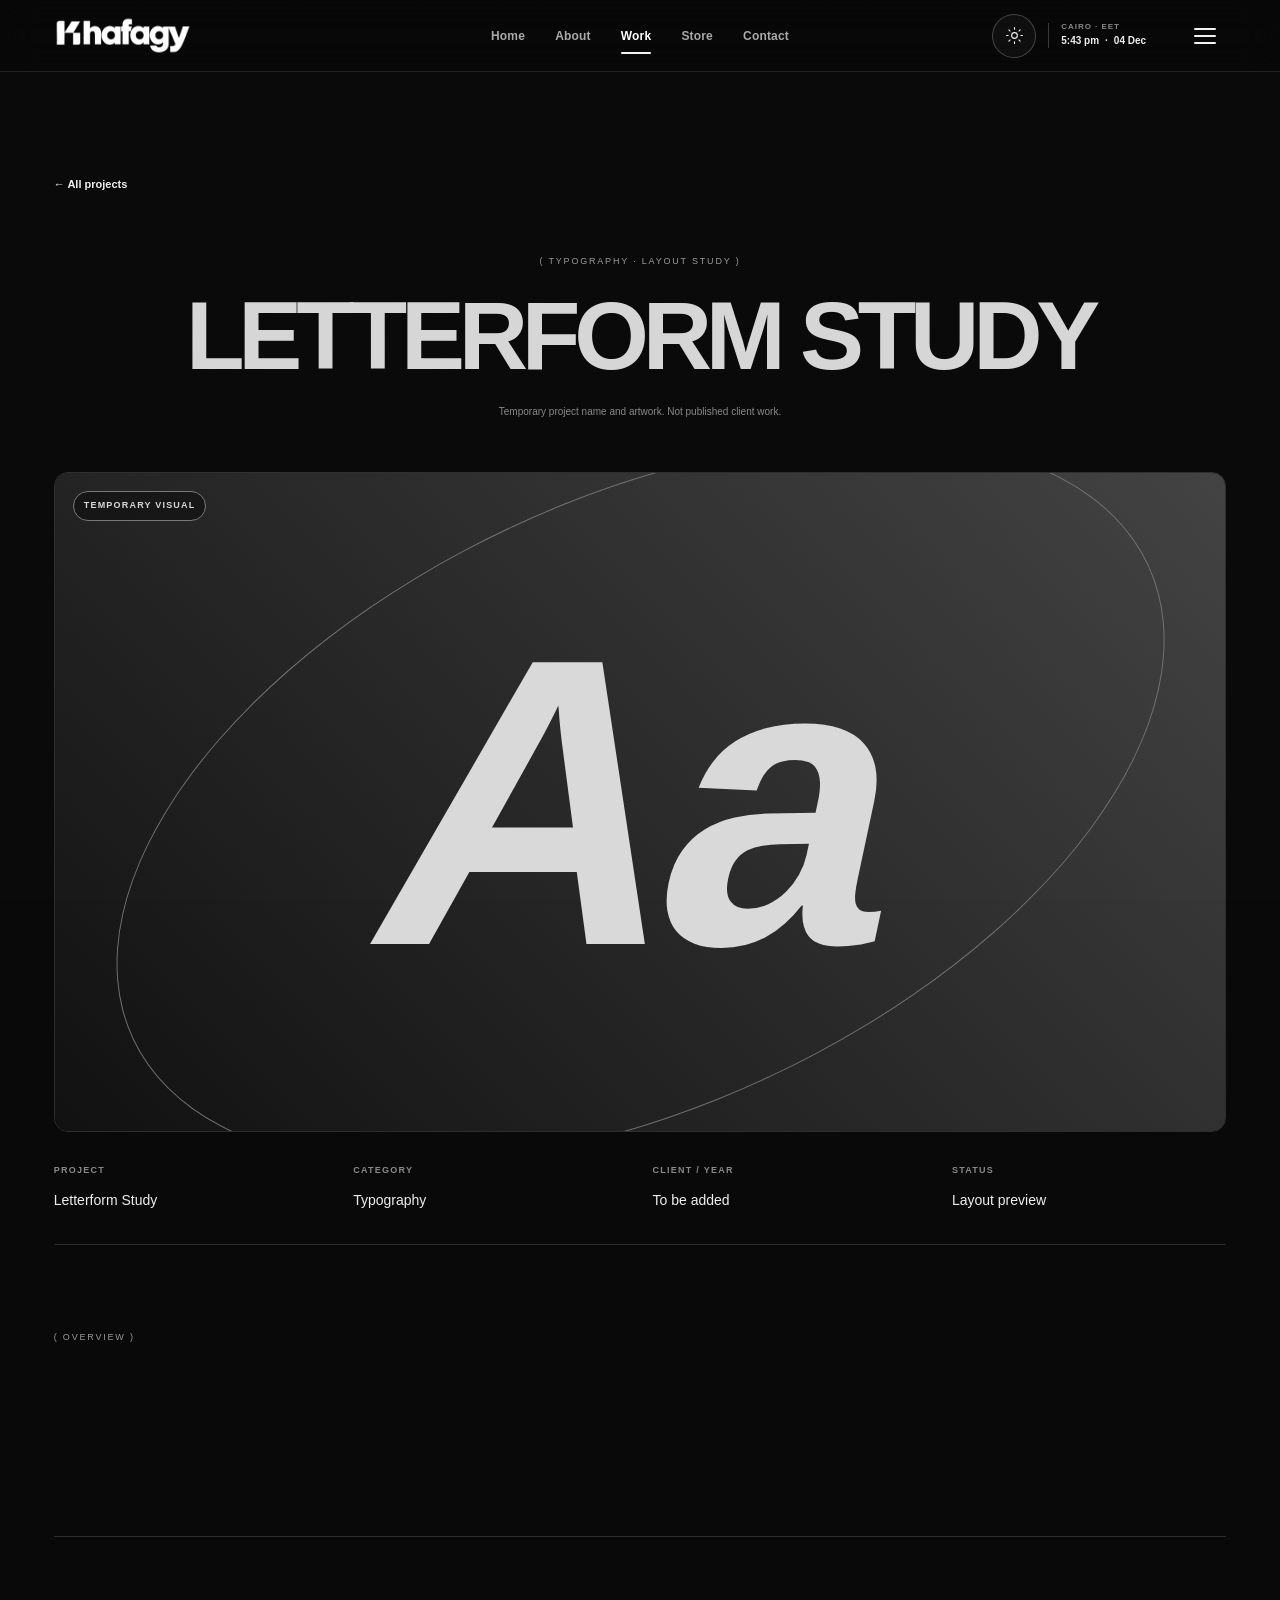
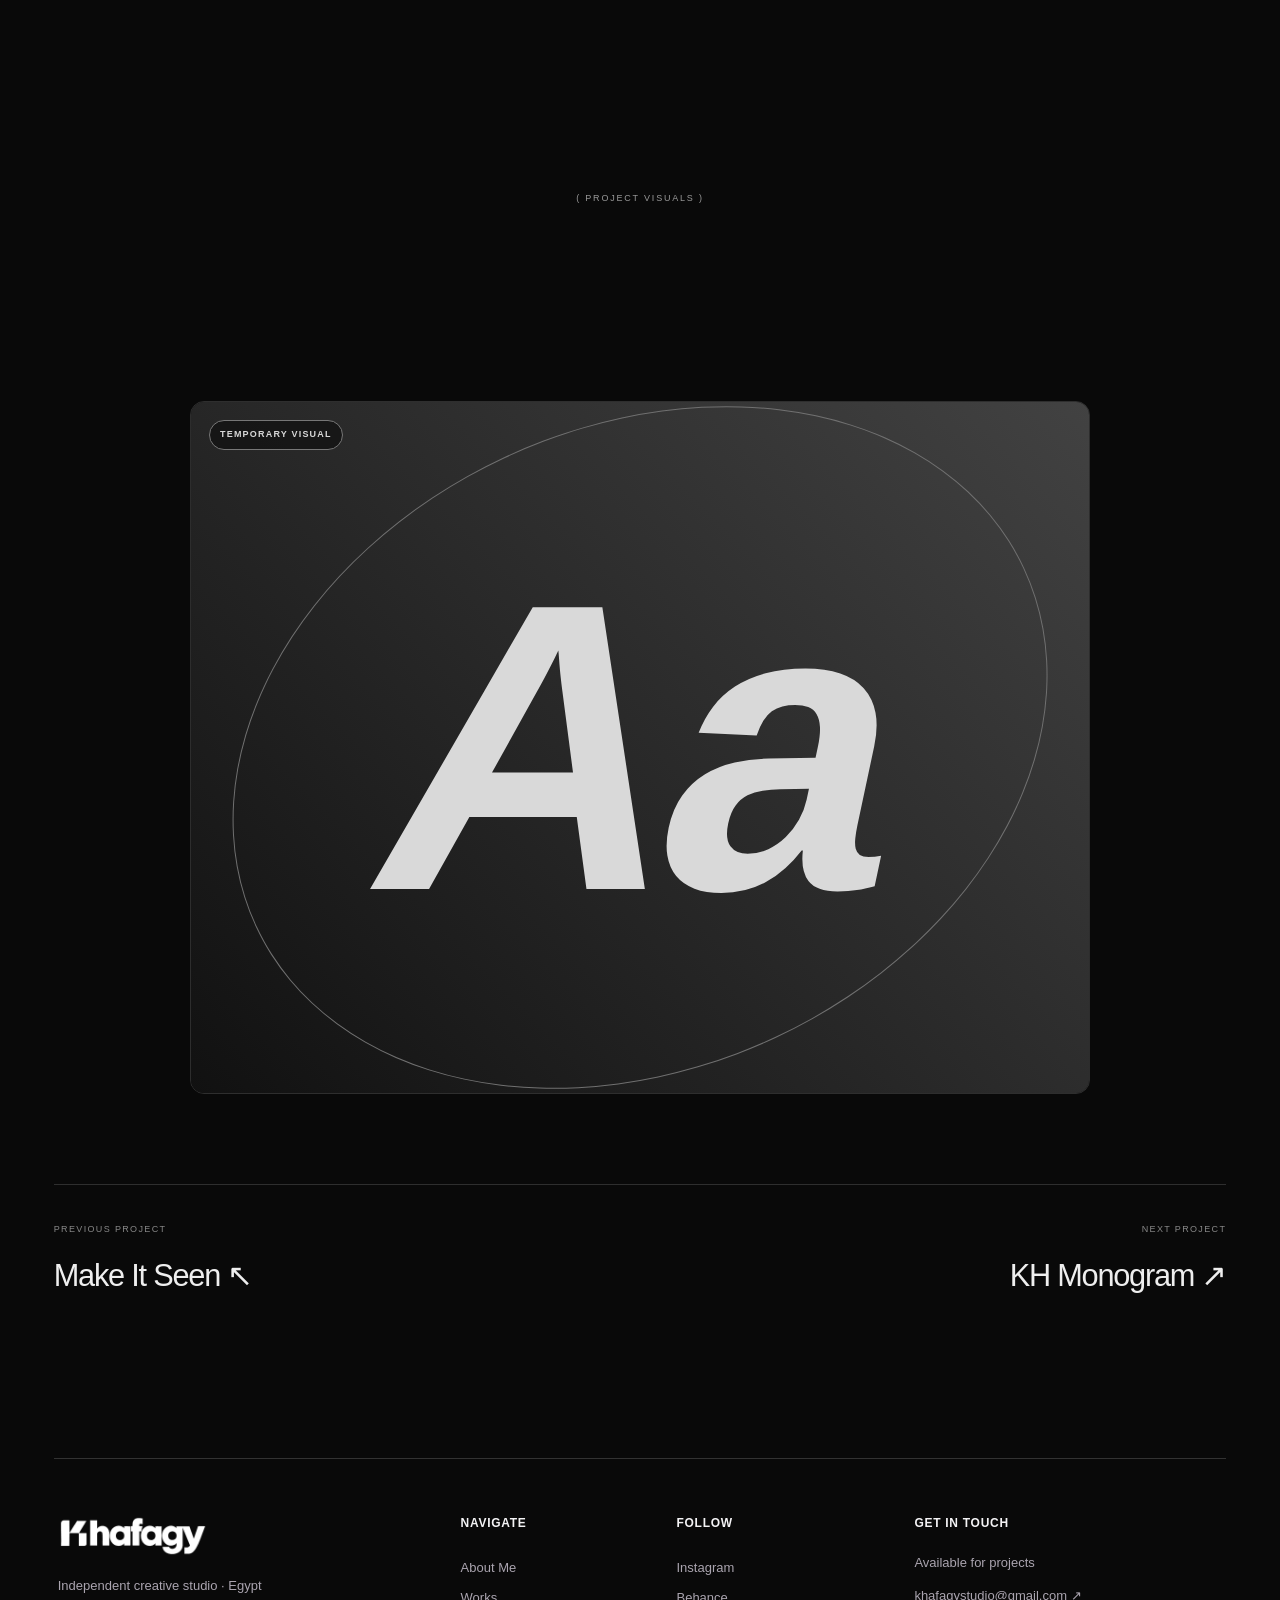
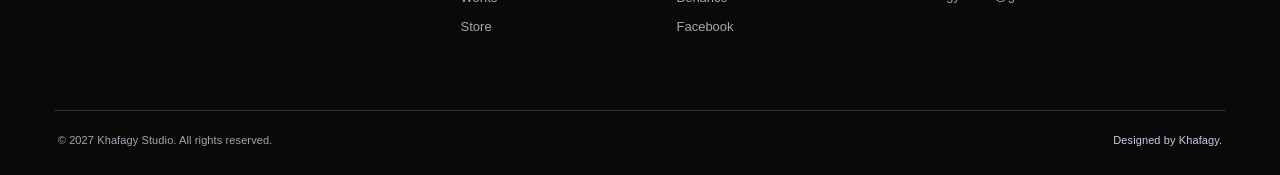
<file: project-letterform-study.html>
<!DOCTYPE html>

<html dir="ltr" lang="en">
<head>
<meta charset="utf-8"/>
<meta content="width=device-width, initial-scale=1" name="viewport"/>
<meta content="#000000" name="theme-color"/>
<meta content="Khafagy Studio — ads, retouching and visual campaigns by Mohamed Khafagy, from Egypt to everywhere." name="description"/>
<title>Letterform Study | Khafagy Studio</title>
<link href="assets/k-logo.png" rel="icon" type="image/png"/>
<link href="style.css" rel="stylesheet"/>
<link href="work.css" rel="stylesheet"/>
<link href="theme.css" rel="stylesheet"/>
<script src="theme.js"></script>
<link href="project-detail.css" rel="stylesheet"/><link href="footer-reveal.css" rel="stylesheet"/>
<script defer="" src="footer-reveal.js"></script>
<link href="page-transition.css" rel="stylesheet"/>
<script defer="" src="page-transition.js"></script>
<link href="text-motion.css" rel="stylesheet"/>
<script defer="" src="text-motion.js"></script>
<link href="card-motion.css" rel="stylesheet"/>
<script defer="" src="card-motion.js"></script>
<link rel="stylesheet" href="cursor-consistency.css"/><script defer src="cursor-consistency.js"></script><link rel="stylesheet" href="mobile-readability.css"/><link rel="stylesheet" href="mobile-polish.css"/><link href="mobile-navigation.css" rel="stylesheet"/></head>
<body>
<div class="kh-site" dir="ltr" id="top" lang="en">
<svg aria-hidden="true" class="kh-grain"><filter id="kh-noise"><feturbulence basefrequency="0.9" numoctaves="2" stitchtiles="stitch" type="fractalNoise"></feturbulence></filter><rect filter="url(#kh-noise)" height="100%" width="100%"></rect></svg>
<div aria-hidden="true" class="kh-cur-dot"></div><div aria-hidden="true" class="kh-cur-ring"></div>
<header class="kh-header">
<a aria-label="Khafagy Studio home" class="kh-header-logo" href="index.html"><img alt="Khafagy Studio wordmark" src="assets/khafagy-wordmark.png"/></a><nav aria-label="Main navigation" class="kh-top-nav"><a href="index.html">Home</a><a href="about.html">About</a><a aria-current="page" href="work.html">Work</a><a href="store.html">Store</a><a href="contact.html">Contact</a></nav>
<div class="kh-header-actions"><button aria-label="Switch to light theme" aria-pressed="false" class="kh-theme-toggle" title="Light theme" type="button"><svg aria-hidden="true" class="kh-theme-sun" viewbox="0 0 24 24"><circle cx="12" cy="12" r="3.6"></circle><path d="M12 2v2m0 16v2M2 12h2m16 0h2M4.93 4.93l1.42 1.42m11.3 11.3 1.42 1.42M4.93 19.07l1.42-1.42m11.3-11.3 1.42-1.42"></path></svg><svg aria-hidden="true" class="kh-theme-moon" viewbox="0 0 24 24"><path d="M20.5 14A8.8 8.8 0 0 1 10 3.5 8.8 8.8 0 1 0 20.5 14Z"></path></svg></button><div aria-label="Cairo local time" class="kh-header-clock"><span class="kh-clock-label">CAIRO · EET</span><span class="kh-clock-line"><time datetime="" id="headerClock"></time><span aria-hidden="true">·</span><time datetime="" id="headerDate"></time></span></div><button aria-expanded="false" aria-label="Open menu" class="kh-menu-toggle" id="menuToggle" type="button"><span></span><span></span><span></span></button></div>
</header>
<dialog aria-label="Menu" class="kh-nav-overlay" id="menuDialog"><a aria-label="Khafagy Studio home" class="kh-overlay-brand" href="index.html"><img alt="Khafagy Studio" src="assets/khafagy-wordmark.png"/></a>
<button aria-label="Close menu" class="kh-menu-toggle kh-overlay-close is-active" id="menuClose" type="button"><span></span><span></span></button>
<nav aria-label="Main navigation" class="kh-overlay-links">
<a class="kh-overlay-link" href="index.html">Home<span>↗</span></a>
<a class="kh-overlay-link" href="about.html">About<span>↗</span></a>
<a aria-current="page" class="kh-overlay-link" href="work.html">Work<span>↗</span></a>
<a class="kh-overlay-link" href="store.html">Store<span>↗</span></a>
<a class="kh-overlay-link" href="contact.html">Contact<span>↗</span></a>
</nav>
<div class="kh-overlay-socials"><a href="https://www.instagram.com/the.khafagy/" rel="noreferrer" target="_blank">Instagram</a><a href="https://www.behance.net/mohamedkhafagy16" rel="noreferrer" target="_blank">Behance</a><a href="https://www.facebook.com/thekhafagy" rel="noreferrer" target="_blank">Facebook</a></div>
</dialog>
<main class="project-detail work-concept"><header class="pd-heading"><a class="pd-back" href="work.html">← All projects</a><p class="eyebrow">( TYPOGRAPHY · LAYOUT STUDY )</p><h1>Letterform Study</h1><p class="pd-notice">Temporary project name and artwork. Not published client work.</p></header><figure aria-label="Letterform Study temporary cover" class="pd-cover"><div aria-hidden="true" class="art four"><span class="badge">TEMPORARY VISUAL</span><span class="big">Aa</span></div></figure><dl class="pd-facts"><div><dt>Project</dt><dd>Letterform Study</dd></div><div><dt>Category</dt><dd>Typography</dd></div><div><dt>Client / Year</dt><dd>To be added</dd></div><div><dt>Status</dt><dd>Layout preview</dd></div></dl><section class="pd-intro"><span class="eyebrow">( OVERVIEW )</span><div><h2>The visual comes first.</h2><p>This page previews how the project will be presented: a full-width key visual, a short introduction, design details and a gallery. The final story will be written from the real project brief.</p></div></section><section class="pd-notes"><div><p class="eyebrow">( THE BRIEF )</p><p>The project goal, audience and context will be added with the real brief.</p></div><div><p class="eyebrow">( CREATIVE DIRECTION )</p><p>The idea behind the key visual, image treatment and type will be explained here.</p></div><div><p class="eyebrow">( PROCESS )</p><p>Mohamed's role, design process and final deliverables will be added after the work is supplied.</p></div></section><section class="pd-gallery"><div class="pd-gallery-heading"><span class="eyebrow">( PROJECT VISUALS )</span><h2>A closer look</h2><p>One temporary visual. The complete project gallery will be added later.</p></div><figure class="pd-gallery-art"><div aria-hidden="true" class="art four"><span class="badge">TEMPORARY VISUAL</span><span class="big">Aa</span></div></figure></section><nav aria-label="More projects" class="pd-pagination"><a href="project-make-it-seen.html"><span>Previous project</span><b>Make It Seen ↖</b></a><a href="project-kh-monogram.html"><span>Next project</span><b>KH Monogram ↗</b></a></nav></main>
<footer aria-label="Khafagy Studio footer" class="kh-footer kh-reveal-footer">
<div class="kh-footer-top"><div class="kh-footer-brand"><img alt="Khafagy Studio" class="kh-footer-wordmark" src="assets/khafagy-wordmark.png"/><p>Independent creative studio · Egypt</p></div><div class="kh-footer-col"><h4>Navigate</h4><a href="about.html">About Me</a><a aria-current="page" href="work.html">Works</a><a href="store.html">Store</a></div><div class="kh-footer-col"><h4>Follow</h4><a href="https://www.instagram.com/the.khafagy/" rel="noreferrer" target="_blank">Instagram</a><a href="https://www.behance.net/mohamedkhafagy16" rel="noreferrer" target="_blank">Behance</a><a href="https://www.facebook.com/thekhafagy" rel="noreferrer" target="_blank">Facebook</a></div><div class="kh-footer-col"><h4>Get in touch</h4><p>Available for projects</p><a class="kh-link-arrow" href="mailto:khafagystudio@gmail.com">khafagystudio@gmail.com ↗</a></div></div>
<p class="kh-footer-credit">© 2027 Khafagy Studio. All rights reserved. <span>Designed by Khafagy.</span></p>
</footer>
</div>
<script defer="" src="script.js"></script>

</body>
</html>
</file>
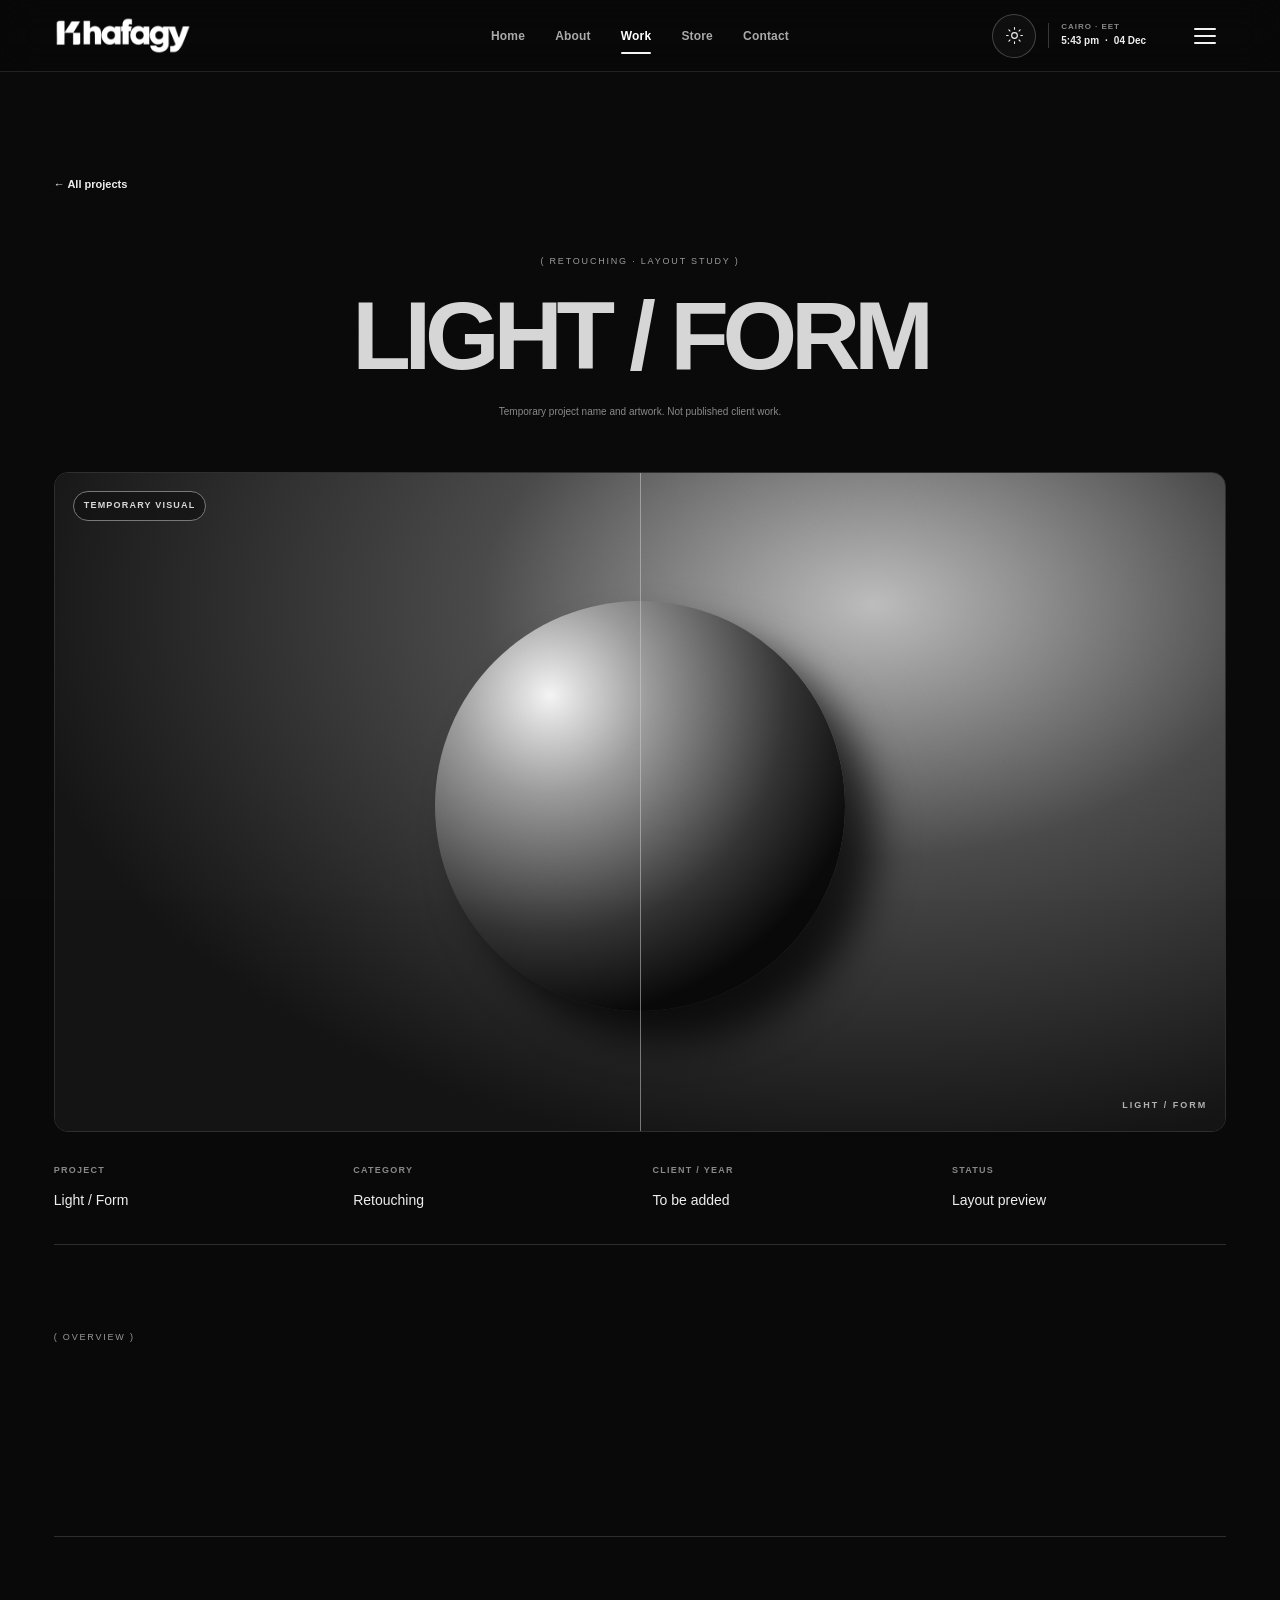
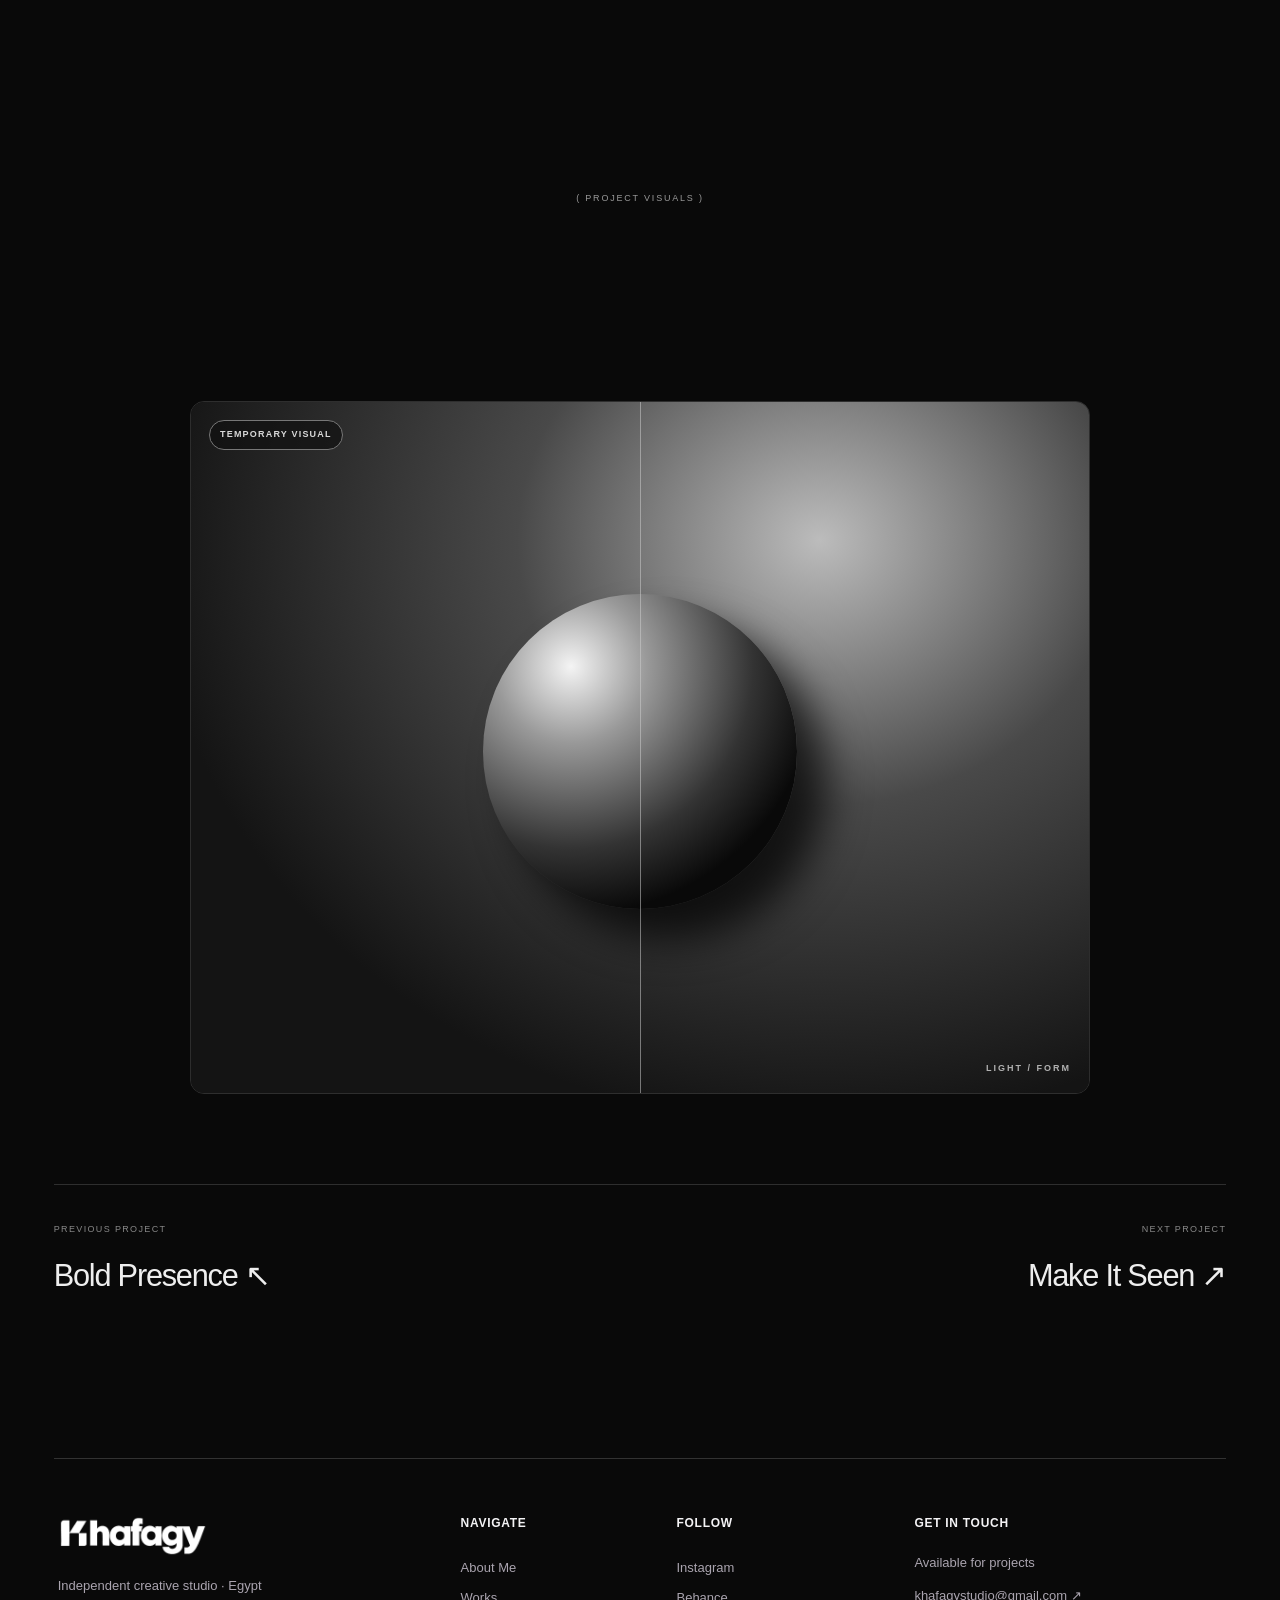
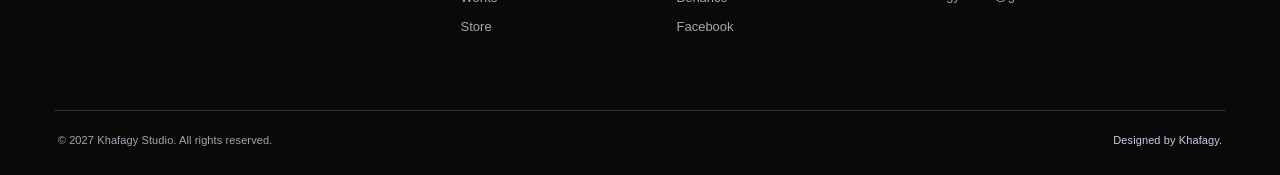
<file: project-light-form.html>
<!DOCTYPE html>

<html dir="ltr" lang="en">
<head>
<meta charset="utf-8"/>
<meta content="width=device-width, initial-scale=1" name="viewport"/>
<meta content="#000000" name="theme-color"/>
<meta content="Khafagy Studio — ads, retouching and visual campaigns by Mohamed Khafagy, from Egypt to everywhere." name="description"/>
<title>Light / Form | Khafagy Studio</title>
<link href="assets/k-logo.png" rel="icon" type="image/png"/>
<link href="style.css" rel="stylesheet"/>
<link href="work.css" rel="stylesheet"/>
<link href="theme.css" rel="stylesheet"/>
<script src="theme.js"></script>
<link href="project-detail.css" rel="stylesheet"/><link href="footer-reveal.css" rel="stylesheet"/>
<script defer="" src="footer-reveal.js"></script>
<link href="page-transition.css" rel="stylesheet"/>
<script defer="" src="page-transition.js"></script>
<link href="text-motion.css" rel="stylesheet"/>
<script defer="" src="text-motion.js"></script>
<link href="card-motion.css" rel="stylesheet"/>
<script defer="" src="card-motion.js"></script>
<link rel="stylesheet" href="cursor-consistency.css"/><script defer src="cursor-consistency.js"></script><link rel="stylesheet" href="mobile-readability.css"/><link rel="stylesheet" href="mobile-polish.css"/><link href="mobile-navigation.css" rel="stylesheet"/></head>
<body>
<div class="kh-site" dir="ltr" id="top" lang="en">
<svg aria-hidden="true" class="kh-grain"><filter id="kh-noise"><feturbulence basefrequency="0.9" numoctaves="2" stitchtiles="stitch" type="fractalNoise"></feturbulence></filter><rect filter="url(#kh-noise)" height="100%" width="100%"></rect></svg>
<div aria-hidden="true" class="kh-cur-dot"></div><div aria-hidden="true" class="kh-cur-ring"></div>
<header class="kh-header">
<a aria-label="Khafagy Studio home" class="kh-header-logo" href="index.html"><img alt="Khafagy Studio wordmark" src="assets/khafagy-wordmark.png"/></a><nav aria-label="Main navigation" class="kh-top-nav"><a href="index.html">Home</a><a href="about.html">About</a><a aria-current="page" href="work.html">Work</a><a href="store.html">Store</a><a href="contact.html">Contact</a></nav>
<div class="kh-header-actions"><button aria-label="Switch to light theme" aria-pressed="false" class="kh-theme-toggle" title="Light theme" type="button"><svg aria-hidden="true" class="kh-theme-sun" viewbox="0 0 24 24"><circle cx="12" cy="12" r="3.6"></circle><path d="M12 2v2m0 16v2M2 12h2m16 0h2M4.93 4.93l1.42 1.42m11.3 11.3 1.42 1.42M4.93 19.07l1.42-1.42m11.3-11.3 1.42-1.42"></path></svg><svg aria-hidden="true" class="kh-theme-moon" viewbox="0 0 24 24"><path d="M20.5 14A8.8 8.8 0 0 1 10 3.5 8.8 8.8 0 1 0 20.5 14Z"></path></svg></button><div aria-label="Cairo local time" class="kh-header-clock"><span class="kh-clock-label">CAIRO · EET</span><span class="kh-clock-line"><time datetime="" id="headerClock"></time><span aria-hidden="true">·</span><time datetime="" id="headerDate"></time></span></div><button aria-expanded="false" aria-label="Open menu" class="kh-menu-toggle" id="menuToggle" type="button"><span></span><span></span><span></span></button></div>
</header>
<dialog aria-label="Menu" class="kh-nav-overlay" id="menuDialog"><a aria-label="Khafagy Studio home" class="kh-overlay-brand" href="index.html"><img alt="Khafagy Studio" src="assets/khafagy-wordmark.png"/></a>
<button aria-label="Close menu" class="kh-menu-toggle kh-overlay-close is-active" id="menuClose" type="button"><span></span><span></span></button>
<nav aria-label="Main navigation" class="kh-overlay-links">
<a class="kh-overlay-link" href="index.html">Home<span>↗</span></a>
<a class="kh-overlay-link" href="about.html">About<span>↗</span></a>
<a aria-current="page" class="kh-overlay-link" href="work.html">Work<span>↗</span></a>
<a class="kh-overlay-link" href="store.html">Store<span>↗</span></a>
<a class="kh-overlay-link" href="contact.html">Contact<span>↗</span></a>
</nav>
<div class="kh-overlay-socials"><a href="https://www.instagram.com/the.khafagy/" rel="noreferrer" target="_blank">Instagram</a><a href="https://www.behance.net/mohamedkhafagy16" rel="noreferrer" target="_blank">Behance</a><a href="https://www.facebook.com/thekhafagy" rel="noreferrer" target="_blank">Facebook</a></div>
</dialog>
<main class="project-detail work-concept"><header class="pd-heading"><a class="pd-back" href="work.html">← All projects</a><p class="eyebrow">( RETOUCHING · LAYOUT STUDY )</p><h1>Light / Form</h1><p class="pd-notice">Temporary project name and artwork. Not published client work.</p></header><figure aria-label="Light / Form temporary cover" class="pd-cover"><div aria-hidden="true" class="art two"><span class="badge">TEMPORARY VISUAL</span><div class="sphere"></div><div class="line"></div><span class="small">LIGHT / FORM</span></div></figure><dl class="pd-facts"><div><dt>Project</dt><dd>Light / Form</dd></div><div><dt>Category</dt><dd>Retouching</dd></div><div><dt>Client / Year</dt><dd>To be added</dd></div><div><dt>Status</dt><dd>Layout preview</dd></div></dl><section class="pd-intro"><span class="eyebrow">( OVERVIEW )</span><div><h2>The visual comes first.</h2><p>This page previews how the project will be presented: a full-width key visual, a short introduction, design details and a gallery. The final story will be written from the real project brief.</p></div></section><section class="pd-notes"><div><p class="eyebrow">( THE BRIEF )</p><p>The project goal, audience and context will be added with the real brief.</p></div><div><p class="eyebrow">( CREATIVE DIRECTION )</p><p>The idea behind the key visual, image treatment and type will be explained here.</p></div><div><p class="eyebrow">( PROCESS )</p><p>Mohamed's role, design process and final deliverables will be added after the work is supplied.</p></div></section><section class="pd-gallery"><div class="pd-gallery-heading"><span class="eyebrow">( PROJECT VISUALS )</span><h2>A closer look</h2><p>One temporary visual. The complete project gallery will be added later.</p></div><figure class="pd-gallery-art"><div aria-hidden="true" class="art two"><span class="badge">TEMPORARY VISUAL</span><div class="sphere"></div><div class="line"></div><span class="small">LIGHT / FORM</span></div></figure></section><nav aria-label="More projects" class="pd-pagination"><a href="project-bold-presence.html"><span>Previous project</span><b>Bold Presence ↖</b></a><a href="project-make-it-seen.html"><span>Next project</span><b>Make It Seen ↗</b></a></nav></main>
<footer aria-label="Khafagy Studio footer" class="kh-footer kh-reveal-footer">
<div class="kh-footer-top"><div class="kh-footer-brand"><img alt="Khafagy Studio" class="kh-footer-wordmark" src="assets/khafagy-wordmark.png"/><p>Independent creative studio · Egypt</p></div><div class="kh-footer-col"><h4>Navigate</h4><a href="about.html">About Me</a><a aria-current="page" href="work.html">Works</a><a href="store.html">Store</a></div><div class="kh-footer-col"><h4>Follow</h4><a href="https://www.instagram.com/the.khafagy/" rel="noreferrer" target="_blank">Instagram</a><a href="https://www.behance.net/mohamedkhafagy16" rel="noreferrer" target="_blank">Behance</a><a href="https://www.facebook.com/thekhafagy" rel="noreferrer" target="_blank">Facebook</a></div><div class="kh-footer-col"><h4>Get in touch</h4><p>Available for projects</p><a class="kh-link-arrow" href="mailto:khafagystudio@gmail.com">khafagystudio@gmail.com ↗</a></div></div>
<p class="kh-footer-credit">© 2027 Khafagy Studio. All rights reserved. <span>Designed by Khafagy.</span></p>
</footer>
</div>
<script defer="" src="script.js"></script>

</body>
</html>
</file>
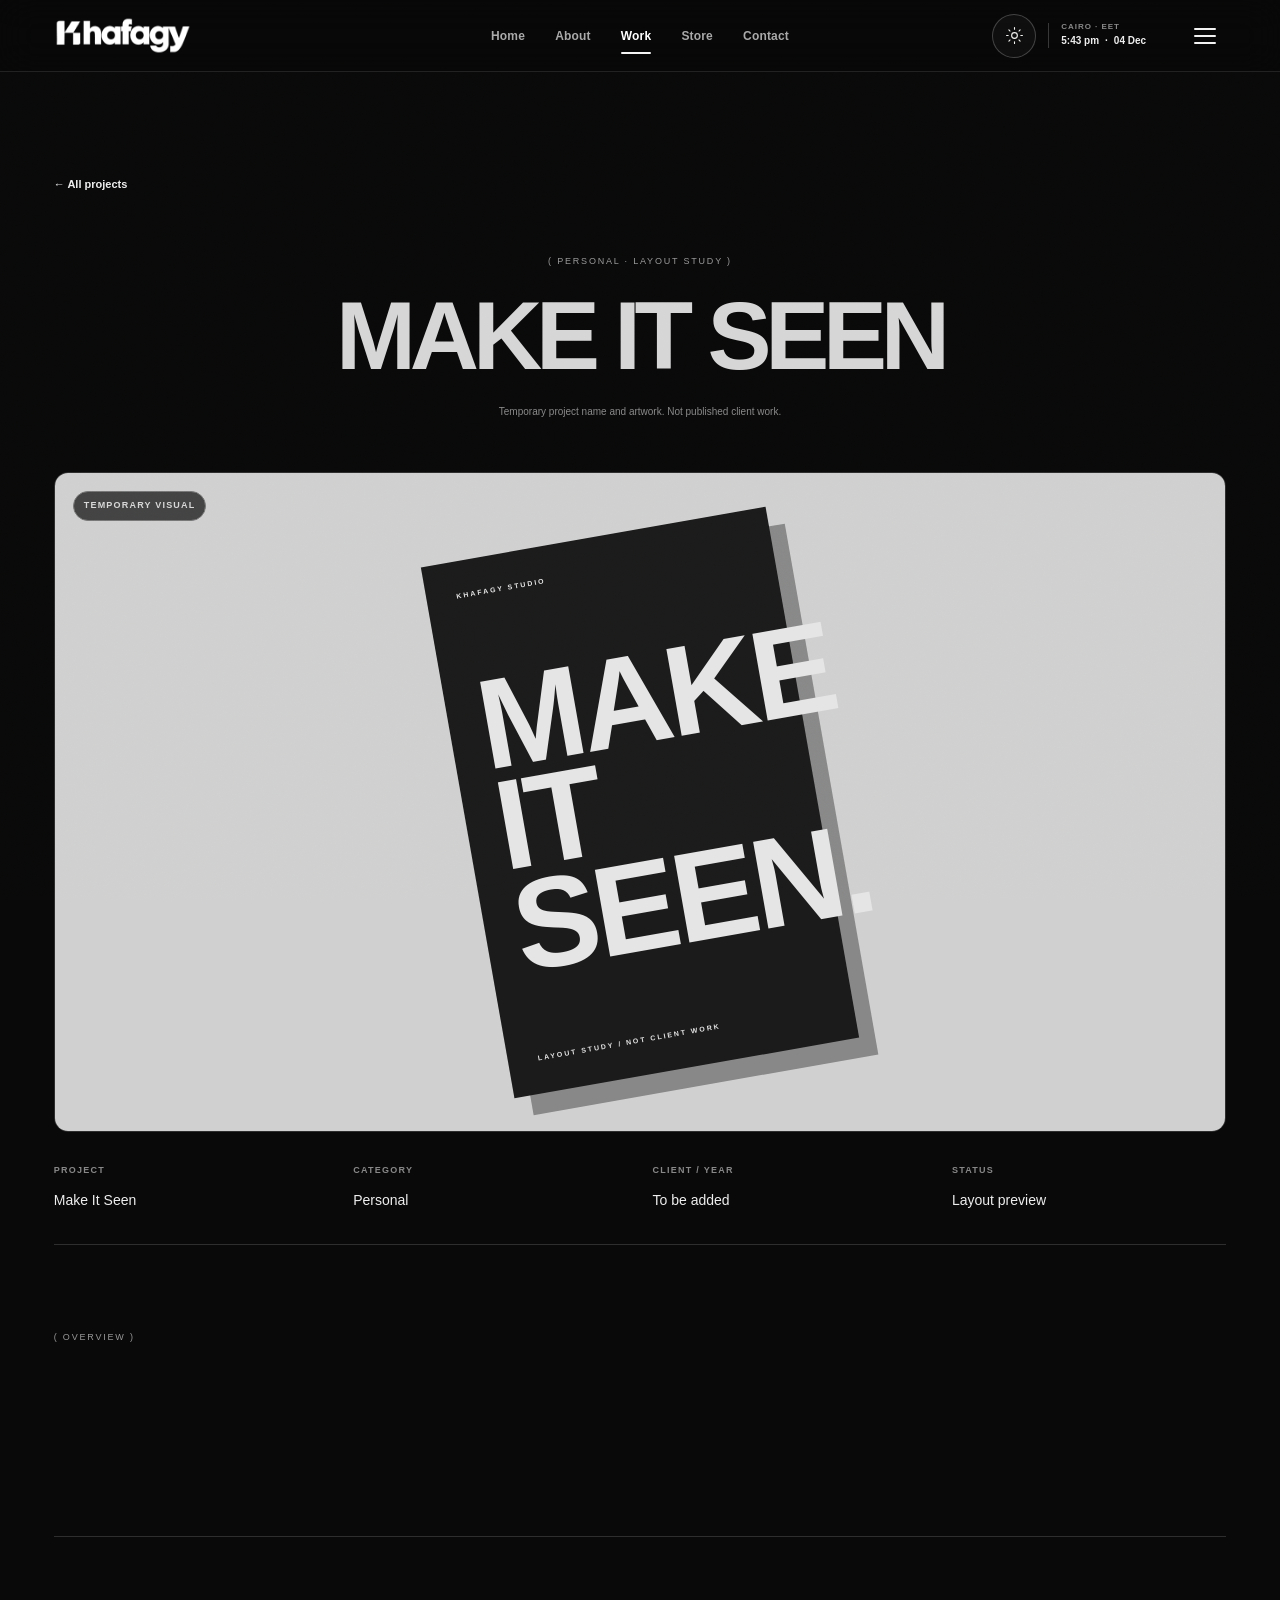
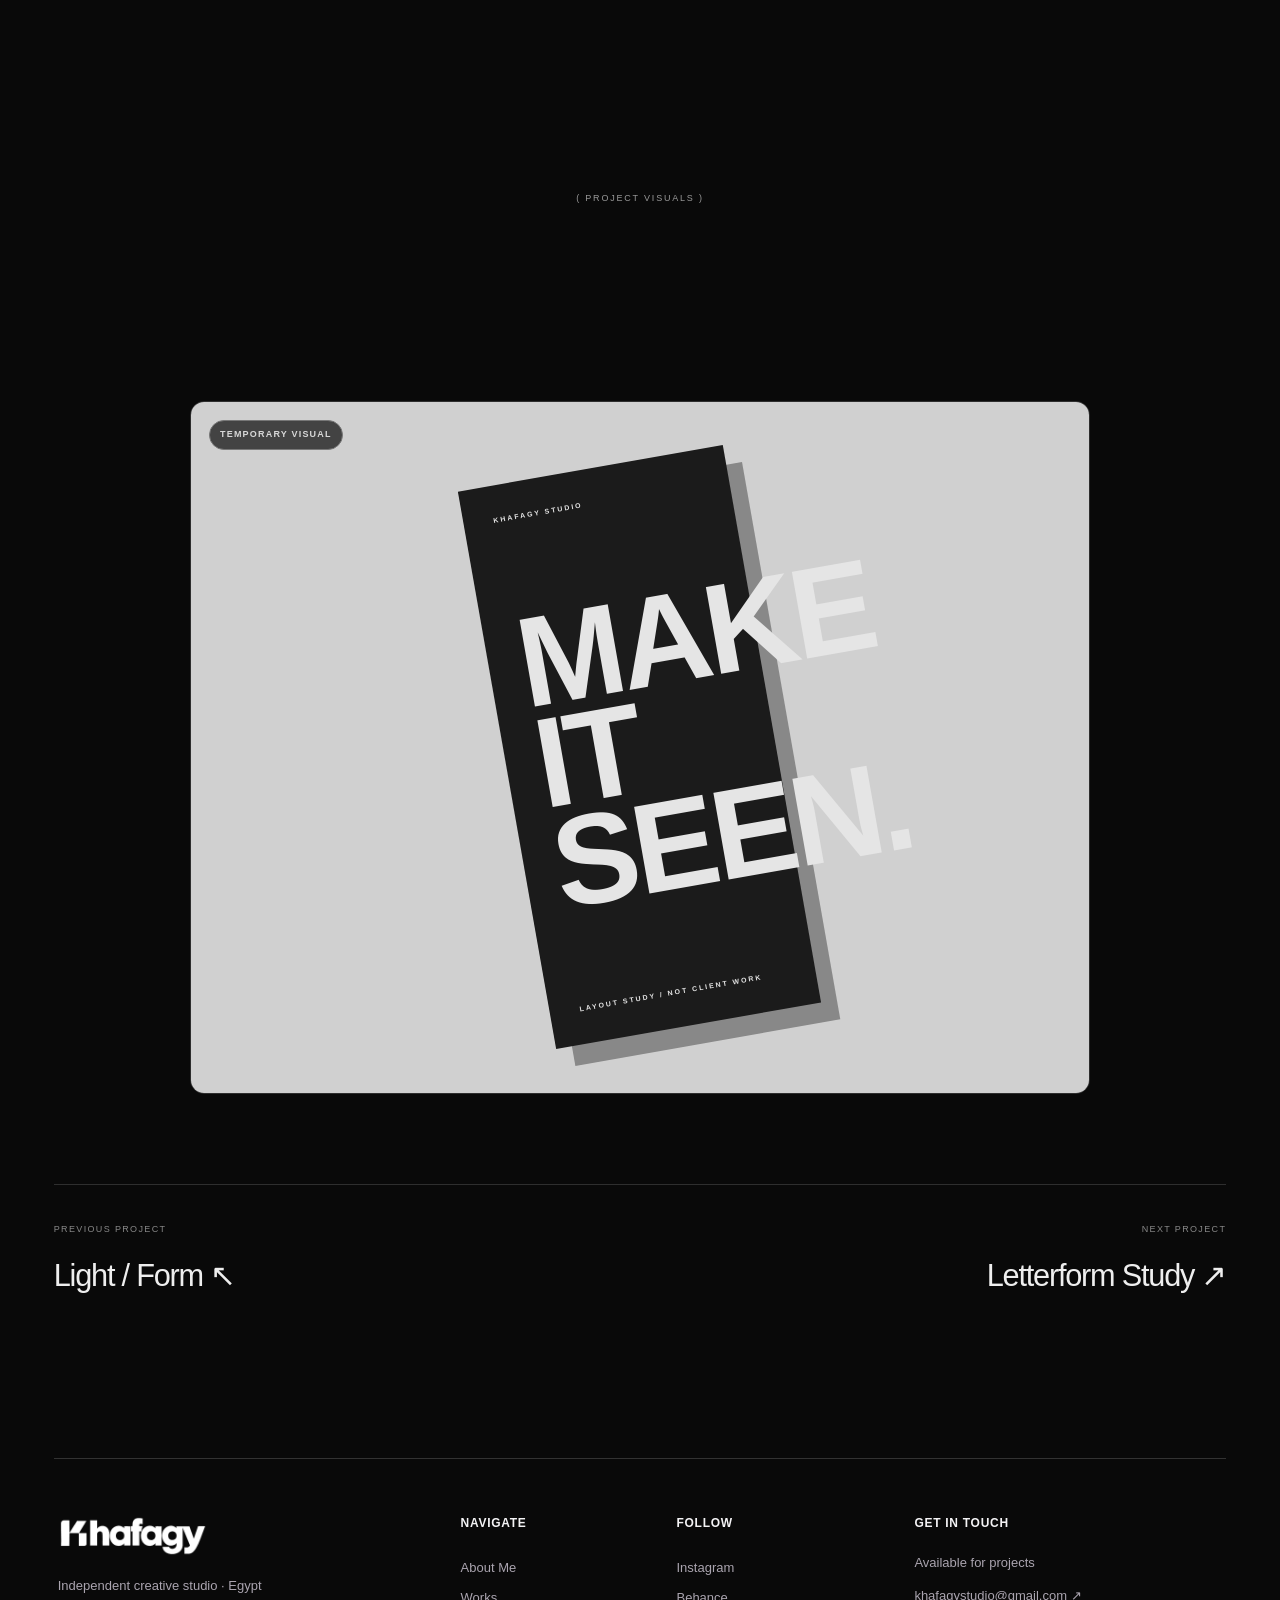
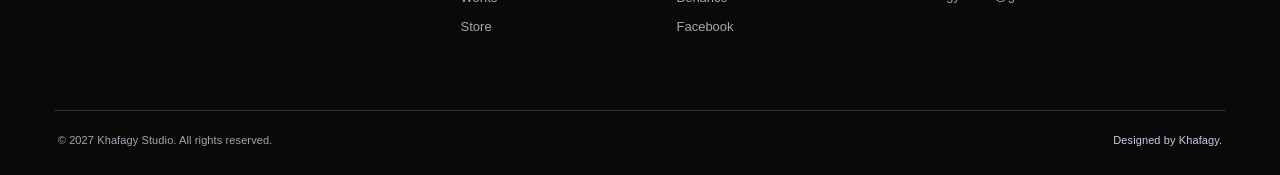
<file: project-make-it-seen.html>
<!DOCTYPE html>

<html dir="ltr" lang="en">
<head>
<meta charset="utf-8"/>
<meta content="width=device-width, initial-scale=1" name="viewport"/>
<meta content="#000000" name="theme-color"/>
<meta content="Khafagy Studio — ads, retouching and visual campaigns by Mohamed Khafagy, from Egypt to everywhere." name="description"/>
<title>Make It Seen | Khafagy Studio</title>
<link href="assets/k-logo.png" rel="icon" type="image/png"/>
<link href="style.css" rel="stylesheet"/>
<link href="work.css" rel="stylesheet"/>
<link href="theme.css" rel="stylesheet"/>
<script src="theme.js"></script>
<link href="project-detail.css" rel="stylesheet"/><link href="footer-reveal.css" rel="stylesheet"/>
<script defer="" src="footer-reveal.js"></script>
<link href="page-transition.css" rel="stylesheet"/>
<script defer="" src="page-transition.js"></script>
<link href="text-motion.css" rel="stylesheet"/>
<script defer="" src="text-motion.js"></script>
<link href="card-motion.css" rel="stylesheet"/>
<script defer="" src="card-motion.js"></script>
<link rel="stylesheet" href="cursor-consistency.css"/><script defer src="cursor-consistency.js"></script><link rel="stylesheet" href="mobile-readability.css"/><link rel="stylesheet" href="mobile-polish.css"/><link href="mobile-navigation.css" rel="stylesheet"/></head>
<body>
<div class="kh-site" dir="ltr" id="top" lang="en">
<svg aria-hidden="true" class="kh-grain"><filter id="kh-noise"><feturbulence basefrequency="0.9" numoctaves="2" stitchtiles="stitch" type="fractalNoise"></feturbulence></filter><rect filter="url(#kh-noise)" height="100%" width="100%"></rect></svg>
<div aria-hidden="true" class="kh-cur-dot"></div><div aria-hidden="true" class="kh-cur-ring"></div>
<header class="kh-header">
<a aria-label="Khafagy Studio home" class="kh-header-logo" href="index.html"><img alt="Khafagy Studio wordmark" src="assets/khafagy-wordmark.png"/></a><nav aria-label="Main navigation" class="kh-top-nav"><a href="index.html">Home</a><a href="about.html">About</a><a aria-current="page" href="work.html">Work</a><a href="store.html">Store</a><a href="contact.html">Contact</a></nav>
<div class="kh-header-actions"><button aria-label="Switch to light theme" aria-pressed="false" class="kh-theme-toggle" title="Light theme" type="button"><svg aria-hidden="true" class="kh-theme-sun" viewbox="0 0 24 24"><circle cx="12" cy="12" r="3.6"></circle><path d="M12 2v2m0 16v2M2 12h2m16 0h2M4.93 4.93l1.42 1.42m11.3 11.3 1.42 1.42M4.93 19.07l1.42-1.42m11.3-11.3 1.42-1.42"></path></svg><svg aria-hidden="true" class="kh-theme-moon" viewbox="0 0 24 24"><path d="M20.5 14A8.8 8.8 0 0 1 10 3.5 8.8 8.8 0 1 0 20.5 14Z"></path></svg></button><div aria-label="Cairo local time" class="kh-header-clock"><span class="kh-clock-label">CAIRO · EET</span><span class="kh-clock-line"><time datetime="" id="headerClock"></time><span aria-hidden="true">·</span><time datetime="" id="headerDate"></time></span></div><button aria-expanded="false" aria-label="Open menu" class="kh-menu-toggle" id="menuToggle" type="button"><span></span><span></span><span></span></button></div>
</header>
<dialog aria-label="Menu" class="kh-nav-overlay" id="menuDialog"><a aria-label="Khafagy Studio home" class="kh-overlay-brand" href="index.html"><img alt="Khafagy Studio" src="assets/khafagy-wordmark.png"/></a>
<button aria-label="Close menu" class="kh-menu-toggle kh-overlay-close is-active" id="menuClose" type="button"><span></span><span></span></button>
<nav aria-label="Main navigation" class="kh-overlay-links">
<a class="kh-overlay-link" href="index.html">Home<span>↗</span></a>
<a class="kh-overlay-link" href="about.html">About<span>↗</span></a>
<a aria-current="page" class="kh-overlay-link" href="work.html">Work<span>↗</span></a>
<a class="kh-overlay-link" href="store.html">Store<span>↗</span></a>
<a class="kh-overlay-link" href="contact.html">Contact<span>↗</span></a>
</nav>
<div class="kh-overlay-socials"><a href="https://www.instagram.com/the.khafagy/" rel="noreferrer" target="_blank">Instagram</a><a href="https://www.behance.net/mohamedkhafagy16" rel="noreferrer" target="_blank">Behance</a><a href="https://www.facebook.com/thekhafagy" rel="noreferrer" target="_blank">Facebook</a></div>
</dialog>
<main class="project-detail work-concept"><header class="pd-heading"><a class="pd-back" href="work.html">← All projects</a><p class="eyebrow">( PERSONAL · LAYOUT STUDY )</p><h1>Make It Seen</h1><p class="pd-notice">Temporary project name and artwork. Not published client work.</p></header><figure aria-label="Make It Seen temporary cover" class="pd-cover"><div aria-hidden="true" class="art three"><span class="badge">TEMPORARY VISUAL</span><div class="poster"><small>KHAFAGY STUDIO</small><b>MAKE<br/>IT<br/>SEEN.</b><small>LAYOUT STUDY / NOT CLIENT WORK</small></div></div></figure><dl class="pd-facts"><div><dt>Project</dt><dd>Make It Seen</dd></div><div><dt>Category</dt><dd>Personal</dd></div><div><dt>Client / Year</dt><dd>To be added</dd></div><div><dt>Status</dt><dd>Layout preview</dd></div></dl><section class="pd-intro"><span class="eyebrow">( OVERVIEW )</span><div><h2>The visual comes first.</h2><p>This page previews how the project will be presented: a full-width key visual, a short introduction, design details and a gallery. The final story will be written from the real project brief.</p></div></section><section class="pd-notes"><div><p class="eyebrow">( THE BRIEF )</p><p>The project goal, audience and context will be added with the real brief.</p></div><div><p class="eyebrow">( CREATIVE DIRECTION )</p><p>The idea behind the key visual, image treatment and type will be explained here.</p></div><div><p class="eyebrow">( PROCESS )</p><p>Mohamed's role, design process and final deliverables will be added after the work is supplied.</p></div></section><section class="pd-gallery"><div class="pd-gallery-heading"><span class="eyebrow">( PROJECT VISUALS )</span><h2>A closer look</h2><p>One temporary visual. The complete project gallery will be added later.</p></div><figure class="pd-gallery-art"><div aria-hidden="true" class="art three"><span class="badge">TEMPORARY VISUAL</span><div class="poster"><small>KHAFAGY STUDIO</small><b>MAKE<br/>IT<br/>SEEN.</b><small>LAYOUT STUDY / NOT CLIENT WORK</small></div></div></figure></section><nav aria-label="More projects" class="pd-pagination"><a href="project-light-form.html"><span>Previous project</span><b>Light / Form ↖</b></a><a href="project-letterform-study.html"><span>Next project</span><b>Letterform Study ↗</b></a></nav></main>
<footer aria-label="Khafagy Studio footer" class="kh-footer kh-reveal-footer">
<div class="kh-footer-top"><div class="kh-footer-brand"><img alt="Khafagy Studio" class="kh-footer-wordmark" src="assets/khafagy-wordmark.png"/><p>Independent creative studio · Egypt</p></div><div class="kh-footer-col"><h4>Navigate</h4><a href="about.html">About Me</a><a aria-current="page" href="work.html">Works</a><a href="store.html">Store</a></div><div class="kh-footer-col"><h4>Follow</h4><a href="https://www.instagram.com/the.khafagy/" rel="noreferrer" target="_blank">Instagram</a><a href="https://www.behance.net/mohamedkhafagy16" rel="noreferrer" target="_blank">Behance</a><a href="https://www.facebook.com/thekhafagy" rel="noreferrer" target="_blank">Facebook</a></div><div class="kh-footer-col"><h4>Get in touch</h4><p>Available for projects</p><a class="kh-link-arrow" href="mailto:khafagystudio@gmail.com">khafagystudio@gmail.com ↗</a></div></div>
<p class="kh-footer-credit">© 2027 Khafagy Studio. All rights reserved. <span>Designed by Khafagy.</span></p>
</footer>
</div>
<script defer="" src="script.js"></script>

</body>
</html>
</file>
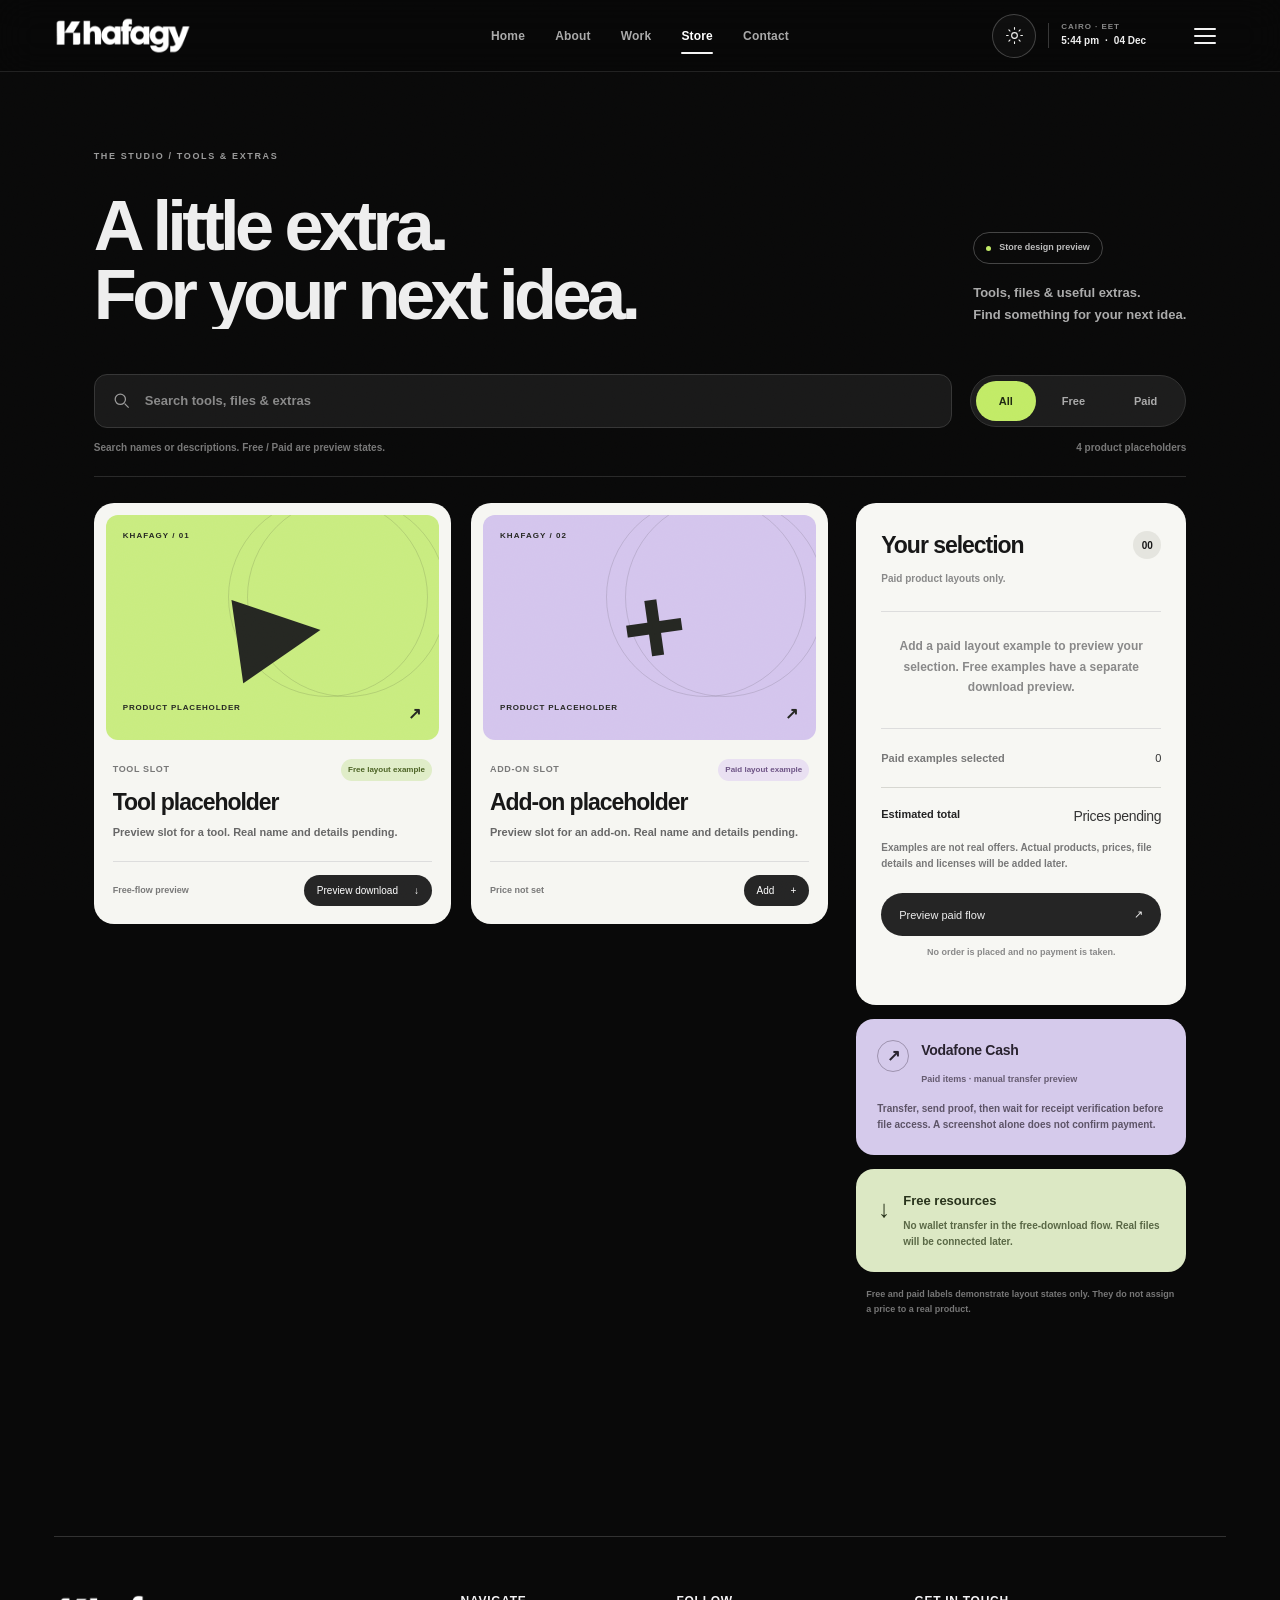
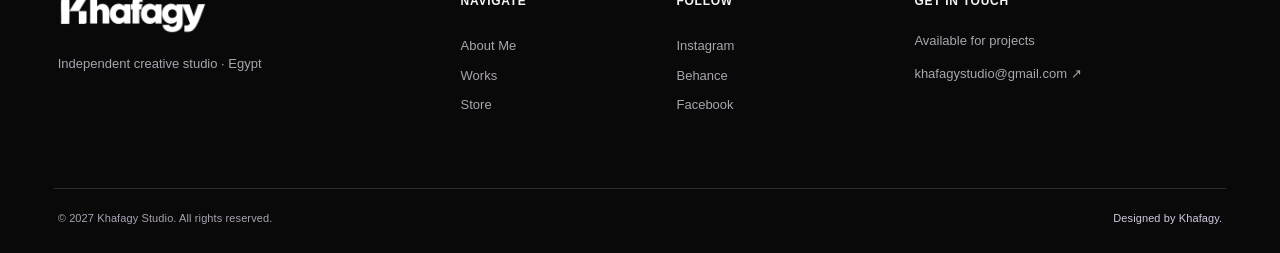
<file: store.html>
<!DOCTYPE html>

<html dir="ltr" lang="en">
<head>
<meta charset="utf-8"/>
<meta content="width=device-width, initial-scale=1" name="viewport"/>
<meta content="#000000" name="theme-color"/>
<meta content="Khafagy Studio — branding, retouching and visual campaigns by Mohamed Khafagy, from Egypt to everywhere." name="description"/>
<title>Store — Khafagy Studio | Mohamed Khafagy</title>
<link href="assets/k-logo.png" rel="icon" type="image/png"/>
<link href="style.css" rel="stylesheet"/>

<link href="store.css" rel="stylesheet"/>
<link rel="stylesheet" href="theme.css"/>
<script src="theme.js"></script>
<link rel="stylesheet" href="footer-reveal.css"/>
<script defer src="footer-reveal.js"></script>
<link rel="stylesheet" href="page-transition.css"/>
<script defer src="page-transition.js"></script>
<link rel="stylesheet" href="text-motion.css"/>
<script defer src="text-motion.js"></script>
<link rel="stylesheet" href="card-motion.css"/>
<script defer src="card-motion.js"></script>
<link rel="stylesheet" href="cursor-consistency.css"/><script defer src="cursor-consistency.js"></script><link rel="stylesheet" href="mobile-readability.css"/><link rel="stylesheet" href="mobile-polish.css"/><link href="mobile-navigation.css" rel="stylesheet"/></head>
<body>
<div class="kh-site" dir="ltr" id="top" lang="en">
<svg aria-hidden="true" class="kh-grain"><filter id="kh-noise"><feturbulence basefrequency="0.9" numoctaves="2" stitchtiles="stitch" type="fractalNoise"></feturbulence></filter><rect filter="url(#kh-noise)" height="100%" width="100%"></rect></svg>
<div aria-hidden="true" class="kh-cur-dot"></div><div aria-hidden="true" class="kh-cur-ring"></div>
<header class="kh-header">
<a aria-label="Khafagy Studio home" class="kh-header-logo" href="index.html"><img alt="Khafagy Studio wordmark" src="assets/khafagy-wordmark.png"/></a><nav aria-label="Main navigation" class="kh-top-nav"><a href="index.html">Home</a><a href="about.html">About</a><a href="work.html">Work</a><a aria-current="page" href="store.html">Store</a><a href="contact.html">Contact</a></nav>
<div class="kh-header-actions"><button type="button" class="kh-theme-toggle" aria-label="Switch to light theme" aria-pressed="false" title="Light theme"><svg class="kh-theme-sun" viewBox="0 0 24 24" aria-hidden="true"><circle cx="12" cy="12" r="3.6"/><path d="M12 2v2m0 16v2M2 12h2m16 0h2M4.93 4.93l1.42 1.42m11.3 11.3 1.42 1.42M4.93 19.07l1.42-1.42m11.3-11.3 1.42-1.42"/></svg><svg class="kh-theme-moon" viewBox="0 0 24 24" aria-hidden="true"><path d="M20.5 14A8.8 8.8 0 0 1 10 3.5 8.8 8.8 0 1 0 20.5 14Z"/></svg></button><div aria-label="Cairo local time" class="kh-header-clock"><span class="kh-clock-label">CAIRO · EET</span><span class="kh-clock-line"><time datetime="" id="headerClock"></time><span aria-hidden="true">·</span><time datetime="" id="headerDate"></time></span></div><button aria-expanded="false" aria-label="Open menu" class="kh-menu-toggle" id="menuToggle" type="button"><span></span><span></span><span></span></button></div>
</header>
<dialog aria-label="Menu" class="kh-nav-overlay" id="menuDialog"><a aria-label="Khafagy Studio home" class="kh-overlay-brand" href="index.html"><img alt="Khafagy Studio" src="assets/khafagy-wordmark.png"/></a>
<button aria-label="Close menu" class="kh-menu-toggle kh-overlay-close is-active" id="menuClose" type="button"><span></span><span></span></button>
<nav aria-label="Main navigation" class="kh-overlay-links">
<a class="kh-overlay-link" href="index.html">Home<span>↗</span></a>
<a class="kh-overlay-link" href="about.html">About<span>↗</span></a>
<a class="kh-overlay-link" href="work.html">Work<span>↗</span></a>

<a aria-current="page" class="kh-overlay-link" href="store.html">Store<span>↗</span></a>
<a class="kh-overlay-link" href="contact.html">Contact<span>↗</span></a>

</nav>
<div class="kh-overlay-socials"><a href="https://www.instagram.com/the.khafagy/" rel="noreferrer" target="_blank">Instagram</a><a href="https://www.behance.net/mohamedkhafagy16" rel="noreferrer" target="_blank">Behance</a><a href="https://www.facebook.com/thekhafagy" rel="noreferrer" target="_blank">Facebook</a></div>
</dialog>
<main class="ks-main"><section class="ks-heading"><div><span class="ks-eyebrow">THE STUDIO / TOOLS & EXTRAS</span><h1>A little extra.<br><span>For your next idea.</span></h1></div><div class="ks-heading-copy"><span class="ks-preview-pill"><i></i> Store design preview</span><p>Tools, files & useful extras.<br>Find something for your next idea.</p></div></section><div class="ks-discovery"><label class="ks-search" for="ksSearch"><svg aria-hidden="true" viewBox="0 0 24 24" fill="none" stroke="currentColor" stroke-width="1.6"><circle cx="10.5" cy="10.5" r="6.5"/><path d="m16 16 5 5"/></svg><input id="ksSearch" type="search" autocomplete="off" placeholder="Search tools, files & extras" aria-describedby="ksSearchHelp"/><button type="button" id="ksSearchClear" aria-label="Clear search" hidden>×</button></label><div class="ks-access-filters" role="group" aria-label="Filter by access"><button type="button" data-filter="all" aria-pressed="true">All</button><button type="button" data-filter="free" aria-pressed="false">Free</button><button type="button" data-filter="paid" aria-pressed="false">Paid</button></div></div><div class="ks-discovery-meta"><p id="ksSearchHelp">Search names or descriptions. Free / Paid are preview states.</p><span class="ks-result-count" aria-live="polite">4 product placeholders</span></div><div class="ks-layout"><section class="ks-catalog" aria-label="Product layout examples"><article class="ks-service" data-id="actions-free" data-category="actions" data-access="free" data-name="Tool placeholder"><div class="ks-art ks-lime" aria-hidden="true"><span class="ks-art-label">KHAFAGY / 01</span><span class="ks-art-mark">▶</span><span class="ks-art-foot">PRODUCT PLACEHOLDER <span>↗</span></span></div><div class="ks-card-meta"><span>Tool slot</span><span class="ks-access ks-free">Free layout example</span></div><h2>Tool placeholder</h2><p>Preview slot for a tool. Real name and details pending.</p><div class="ks-card-bottom"><span>Free-flow preview</span><button type="button" data-download="actions-free">Preview download <span>↓</span></button></div></article><article class="ks-service" data-id="addons-paid" data-category="addons" data-access="paid" data-name="Add-on placeholder"><div class="ks-art ks-lilac" aria-hidden="true"><span class="ks-art-label">KHAFAGY / 02</span><span class="ks-art-mark">+</span><span class="ks-art-foot">PRODUCT PLACEHOLDER <span>↗</span></span></div><div class="ks-card-meta"><span>Add-on slot</span><span class="ks-access ks-paid">Paid layout example</span></div><h2>Add-on placeholder</h2><p>Preview slot for an add-on. Real name and details pending.</p><div class="ks-card-bottom"><span>Price not set</span><button type="button" data-add="addons-paid">Add <span>+</span></button></div></article><article class="ks-service" data-id="actions-paid" data-category="actions" data-access="paid" data-name="Tool placeholder"><div class="ks-art ks-peach" aria-hidden="true"><span class="ks-art-label">KHAFAGY / 03</span><span class="ks-art-mark">▶▶</span><span class="ks-art-foot">PRODUCT PLACEHOLDER <span>↗</span></span></div><div class="ks-card-meta"><span>Tool slot</span><span class="ks-access ks-paid">Paid layout example</span></div><h2>Tool placeholder</h2><p>Preview slot for a utility. Real name and details pending.</p><div class="ks-card-bottom"><span>Price not set</span><button type="button" data-add="actions-paid">Add <span>+</span></button></div></article><article class="ks-service" data-id="addons-free" data-category="addons" data-access="free" data-name="Add-on placeholder"><div class="ks-art ks-blue" aria-hidden="true"><span class="ks-art-label">KHAFAGY / 04</span><span class="ks-art-mark">✳</span><span class="ks-art-foot">PRODUCT PLACEHOLDER <span>↗</span></span></div><div class="ks-card-meta"><span>Add-on slot</span><span class="ks-access ks-free">Free layout example</span></div><h2>Add-on placeholder</h2><p>Preview slot for a digital file. Real name and details pending.</p><div class="ks-card-bottom"><span>Free-flow preview</span><button type="button" data-download="addons-free">Preview download <span>↓</span></button></div></article><div class="ks-no-results" id="ksNoResults" hidden><span aria-hidden="true">⌕</span><h2>No matches</h2><p>Try another name, or clear the search and filters.</p><button type="button" id="ksResetSearch">Reset search</button></div></section><aside class="ks-sidebar" aria-label="Cart preview"><section class="ks-summary"><div class="ks-summary-head"><h2>Your selection</h2><span id="ksCartCount">00</span></div><p class="ks-summary-sub">Paid product layouts only.</p><div id="ksCartItems" aria-live="polite"></div><div class="ks-cost-row"><span>Paid examples selected</span><strong id="ksCount">0</strong></div><div class="ks-cost-row ks-total"><span>Estimated total</span><strong>Prices pending</strong></div><p class="ks-quote-note">Examples are not real offers. Actual products, prices, file details and licenses will be added later.</p><button type="button" class="ks-checkout" id="ksPaymentOpen">Preview paid flow <span>↗</span></button><p class="ks-no-order">No order is placed and no payment is taken.</p></section><section class="ks-wallet"><div class="ks-wallet-icon" aria-hidden="true">↗</div><div><h3>Vodafone Cash</h3><span>Paid items · manual transfer preview</span></div><p>Transfer, send proof, then wait for receipt verification before file access. A screenshot alone does not confirm payment.</p></section><section class="ks-free-note"><span>↓</span><div><h3>Free resources</h3><p>No wallet transfer in the free-download flow. Real files will be connected later.</p></div></section><p class="ks-preview-note">Free and paid labels demonstrate layout states only. They do not assign a price to a real product.</p></aside></div></main><dialog class="ks-payment-dialog" id="ksPaymentDialog" aria-labelledby="ksPaymentTitle"><button type="button" id="ksPaymentClose" class="ks-dialog-close" aria-label="Close payment preview">×</button><span class="ks-preview-pill"><i></i> Paid download flow preview</span><h2 id="ksPaymentTitle">Pay. Verify. Download<span>.</span></h2><p class="ks-payment-intro">Vodafone Cash · manual transfer</p><ol class="ks-payment-steps"><li><span>01</span><div><h3>Confirm your products & total</h3><p>Real products and prices are not set in this preview.</p></div></li><li><span>02</span><div><h3>Transfer to the studio wallet</h3><div class="ks-wallet-number" id="ksWalletNumber">Wallet number pending</div><p>Recipient number needs confirmation. Do not transfer money from this preview.</p></div></li><li><span>03</span><div><h3>Send proof for review</h3><button type="button" class="ks-upload-disabled" disabled>↑ Screenshot upload not connected</button><p>No file or customer information is collected here.</p></div></li></ol><div class="ks-review-state"><span>Download locked · awaiting verification</span><p>In the live store, paid files should become available only after the studio checks that the money actually arrived.</p></div><button type="button" class="ks-submit-proof" disabled>Submit proof not active</button><p class="ks-no-order">Design preview only. No order or payment is submitted.</p></dialog><dialog class="ks-payment-dialog ks-download-dialog" id="ksDownloadDialog" aria-labelledby="ksDownloadTitle"><button type="button" id="ksDownloadClose" class="ks-dialog-close" aria-label="Close download preview">×</button><span class="ks-preview-pill"><i></i> Free download flow preview</span><div class="ks-download-icon" aria-hidden="true">↓</div><h2 id="ksDownloadTitle">A free resource<span>.</span></h2><p class="ks-payment-intro" id="ksDownloadName">Product placeholder</p><p class="ks-download-copy">No payment step for a free resource. This is a layout example, not a published free product.</p><dl class="ks-file-details"><div><dt>File</dt><dd>Not uploaded</dd></div><div><dt>Compatibility</dt><dd>To be confirmed</dd></div><div><dt>License</dt><dd>To be confirmed</dd></div></dl><button type="button" class="ks-submit-proof" disabled>Download not connected</button><p class="ks-no-order">No real file is available in this preview.</p></dialog><footer class="kh-footer kh-reveal-footer" aria-label="Khafagy Studio footer">
<div class="kh-footer-top"><div class="kh-footer-brand"><img alt="Khafagy Studio" class="kh-footer-wordmark" src="assets/khafagy-wordmark.png"/><p>Independent creative studio · Egypt</p></div><div class="kh-footer-col"><h4>Navigate</h4><a href="about.html">About Me</a><a href="work.html">Works</a><a aria-current="page" href="store.html">Store</a></div><div class="kh-footer-col"><h4>Follow</h4><a href="https://www.instagram.com/the.khafagy/" rel="noreferrer" target="_blank">Instagram</a><a href="https://www.behance.net/mohamedkhafagy16" rel="noreferrer" target="_blank">Behance</a><a href="https://www.facebook.com/thekhafagy" rel="noreferrer" target="_blank">Facebook</a></div><div class="kh-footer-col"><h4>Get in touch</h4><p>Available for projects</p><a class="kh-link-arrow" href="mailto:khafagystudio@gmail.com">khafagystudio@gmail.com ↗</a></div></div>
<p class="kh-footer-credit">© 2027 Khafagy Studio. All rights reserved. <span>Designed by Khafagy.</span></p>
</footer>
</div>
<script defer="" src="script.js"></script>
<script defer src="store.js"></script>
</body>
</html>
</file>
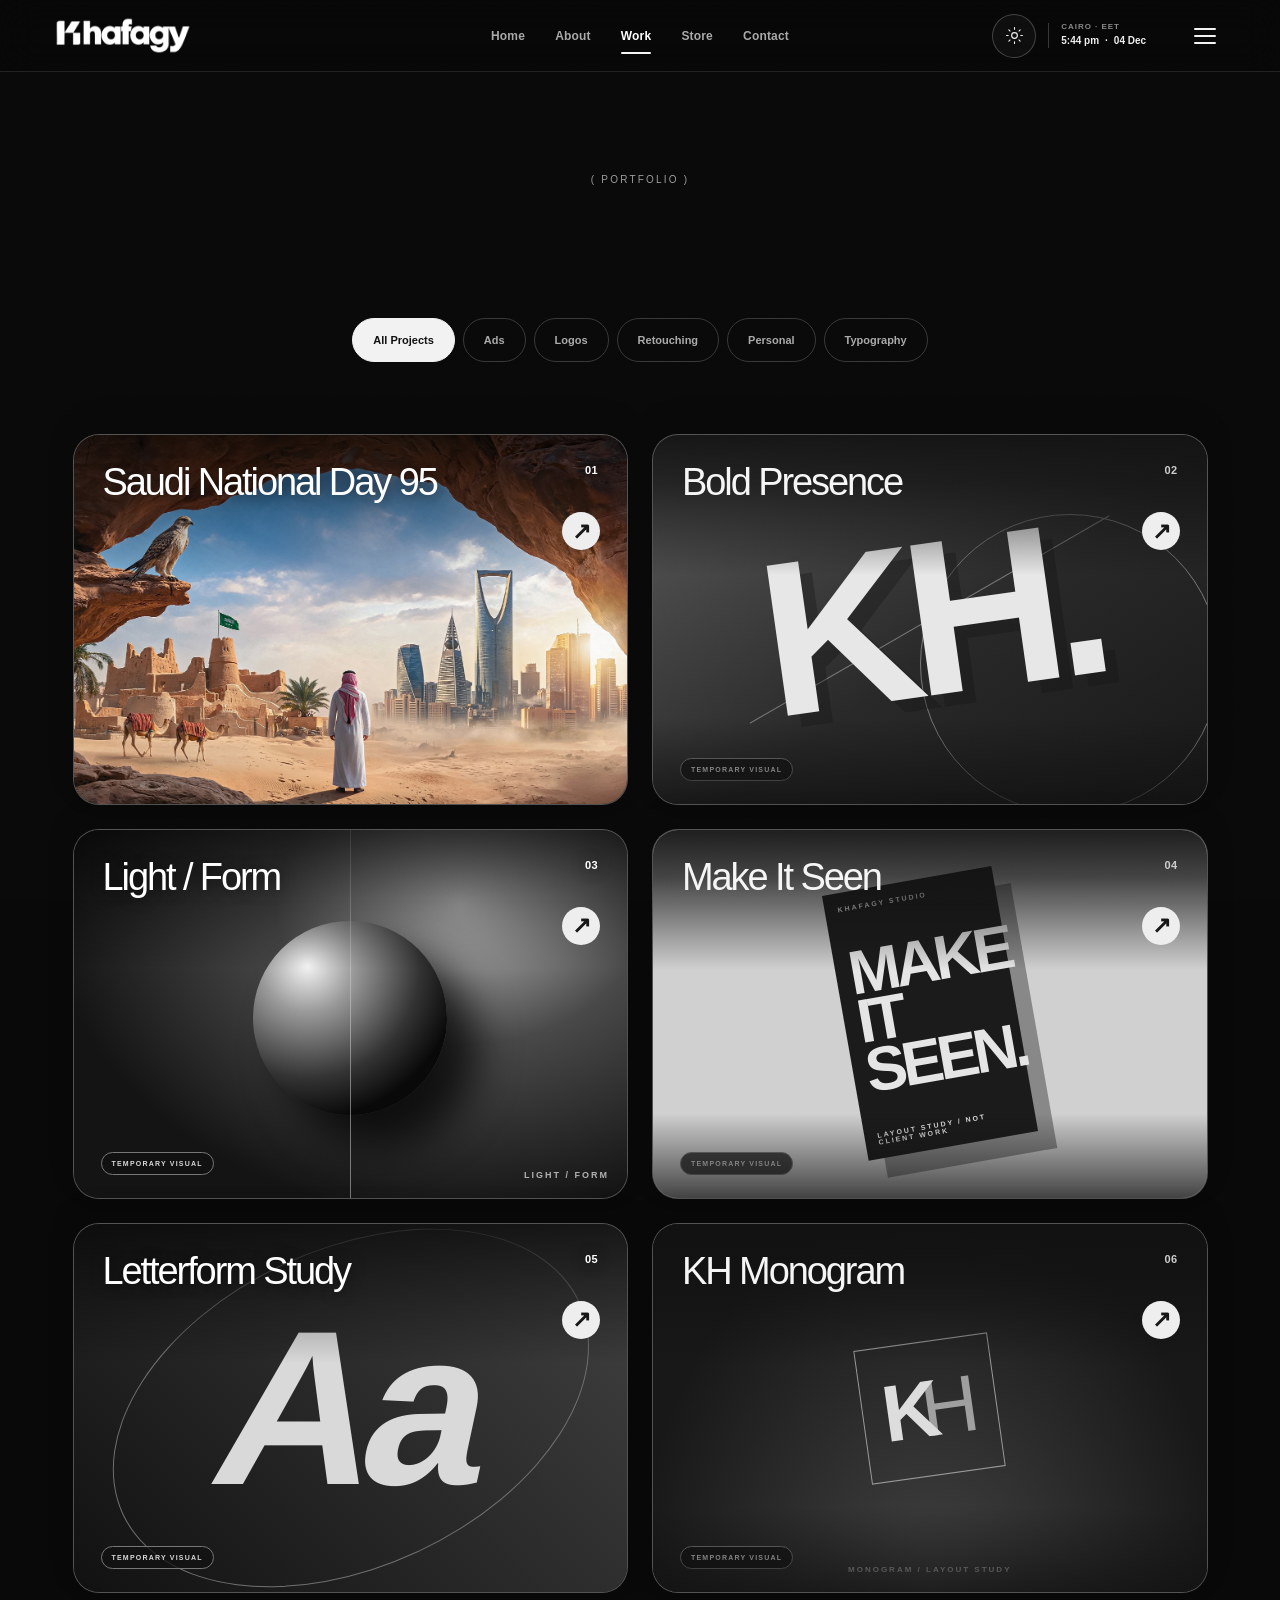
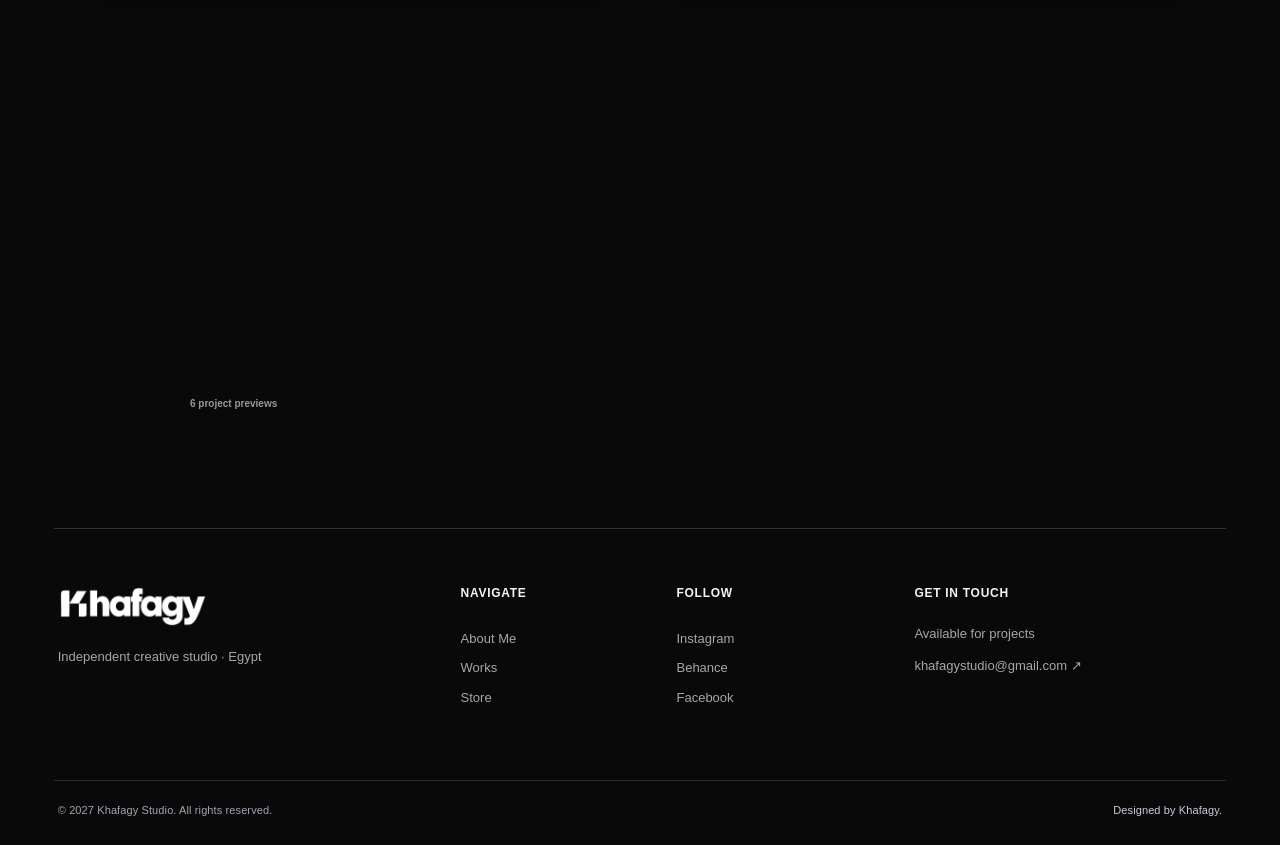
<file: work.html>
<!DOCTYPE html>

<html dir="ltr" lang="en">
<head>
<meta charset="utf-8"/>
<meta content="width=device-width, initial-scale=1" name="viewport"/>
<meta content="#000000" name="theme-color"/>
<meta content="Khafagy Studio — ads, retouching and visual campaigns by Mohamed Khafagy, from Egypt to everywhere." name="description"/>
<title>Work — Khafagy Studio | Mohamed Khafagy</title>
<link href="assets/k-logo.png" rel="icon" type="image/png"/>
<link href="style.css" rel="stylesheet"/>
<link href="work.css" rel="stylesheet"/>
<link href="theme.css" rel="stylesheet"/>
<script src="theme.js"></script>
<link href="work-rectangles.css" rel="stylesheet"/><link href="footer-reveal.css" rel="stylesheet"/>
<script defer="" src="footer-reveal.js"></script>
<link href="page-transition.css" rel="stylesheet"/>
<script defer="" src="page-transition.js"></script>
<link href="text-motion.css" rel="stylesheet"/>
<script defer="" src="text-motion.js"></script>
<link href="card-motion.css" rel="stylesheet"/>
<script defer="" src="card-motion.js"></script>
<link rel="stylesheet" href="work-scroll-stack.css"/><script defer src="work-scroll-stack.js"></script><link rel="stylesheet" href="cursor-consistency.css"/><script defer src="cursor-consistency.js"></script><link rel="stylesheet" href="mobile-readability.css"/><link rel="stylesheet" href="mobile-polish.css"/><link href="mobile-navigation.css" rel="stylesheet"/><link href="saudi-artwork.css" rel="stylesheet"/></head>
<body>
<div class="kh-site work-scroll-page" dir="ltr" id="top" lang="en">
<svg aria-hidden="true" class="kh-grain"><filter id="kh-noise"><feturbulence basefrequency="0.9" numoctaves="2" stitchtiles="stitch" type="fractalNoise"></feturbulence></filter><rect filter="url(#kh-noise)" height="100%" width="100%"></rect></svg>
<div aria-hidden="true" class="kh-cur-dot"></div><div aria-hidden="true" class="kh-cur-ring"></div>
<header class="kh-header">
<a aria-label="Khafagy Studio home" class="kh-header-logo" href="index.html"><img alt="Khafagy Studio wordmark" src="assets/khafagy-wordmark.png"/></a><nav aria-label="Main navigation" class="kh-top-nav"><a href="index.html">Home</a><a href="about.html">About</a><a aria-current="page" href="work.html">Work</a><a href="store.html">Store</a><a href="contact.html">Contact</a></nav>
<div class="kh-header-actions"><button aria-label="Switch to light theme" aria-pressed="false" class="kh-theme-toggle" title="Light theme" type="button"><svg aria-hidden="true" class="kh-theme-sun" viewbox="0 0 24 24"><circle cx="12" cy="12" r="3.6"></circle><path d="M12 2v2m0 16v2M2 12h2m16 0h2M4.93 4.93l1.42 1.42m11.3 11.3 1.42 1.42M4.93 19.07l1.42-1.42m11.3-11.3 1.42-1.42"></path></svg><svg aria-hidden="true" class="kh-theme-moon" viewbox="0 0 24 24"><path d="M20.5 14A8.8 8.8 0 0 1 10 3.5 8.8 8.8 0 1 0 20.5 14Z"></path></svg></button><div aria-label="Cairo local time" class="kh-header-clock"><span class="kh-clock-label">CAIRO · EET</span><span class="kh-clock-line"><time datetime="" id="headerClock"></time><span aria-hidden="true">·</span><time datetime="" id="headerDate"></time></span></div><button aria-expanded="false" aria-label="Open menu" class="kh-menu-toggle" id="menuToggle" type="button"><span></span><span></span><span></span></button></div>
</header>
<dialog aria-label="Menu" class="kh-nav-overlay" id="menuDialog"><a aria-label="Khafagy Studio home" class="kh-overlay-brand" href="index.html"><img alt="Khafagy Studio" src="assets/khafagy-wordmark.png"/></a>
<button aria-label="Close menu" class="kh-menu-toggle kh-overlay-close is-active" id="menuClose" type="button"><span></span><span></span></button>
<nav aria-label="Main navigation" class="kh-overlay-links">
<a class="kh-overlay-link" href="index.html">Home<span>↗</span></a>
<a class="kh-overlay-link" href="about.html">About<span>↗</span></a>
<a aria-current="page" class="kh-overlay-link" href="work.html">Work<span>↗</span></a>
<a class="kh-overlay-link" href="store.html">Store<span>↗</span></a>
<a class="kh-overlay-link" href="contact.html">Contact<span>↗</span></a>
</nav>
<div class="kh-overlay-socials"><a href="https://www.instagram.com/the.khafagy/" rel="noreferrer" target="_blank">Instagram</a><a href="https://www.behance.net/mohamedkhafagy16" rel="noreferrer" target="_blank">Behance</a><a href="https://www.facebook.com/thekhafagy" rel="noreferrer" target="_blank">Facebook</a></div>
</dialog>
<main class="work-concept"><section class="intro"><span class="eyebrow">( PORTFOLIO )</span><h1>SELECTED WORKS</h1><div aria-label="Filter projects by category" class="filters" role="group"><button aria-pressed="true" class="pill chosen" data-work-filter="All Projects" type="button">All Projects</button><button aria-pressed="false" class="pill" data-work-filter="Ads" type="button">Ads</button><button aria-pressed="false" class="pill" data-work-filter="Logos" type="button">Logos</button><button aria-pressed="false" class="pill" data-work-filter="Retouching" type="button">Retouching</button><button aria-pressed="false" class="pill" data-work-filter="Personal" type="button">Personal</button><button aria-pressed="false" class="pill" data-work-filter="Typography" type="button">Typography</button></div><p class="note" id="workPreviewNote">Scroll to stack, scroll back to unfold. Temporary names and artwork.</p></section><section aria-label="Project studies" class="wc-grid"><article class="wc-category" data-project-name="Saudi National Day 95" data-work-category="Personal" style="--project-order:0"><h2 class="wc-label"><a aria-label="View Saudi National Day 95 project" class="wc-preview" href="project-saudi-horizons.html"><span class="wc-name">Saudi National Day 95</span><span aria-hidden="true" class="wc-number">01</span><span aria-hidden="true" class="wc-arrow"><span class="wc-arrow-icon">↗</span><span class="wc-arrow-word">View</span></span><div aria-hidden="true" class="art saudi"><img alt="" src="assets/saudi-horizons.jpg"/></div></a></h2></article><article class="wc-category" data-project-name="Bold Presence" data-work-category="Ads" style="--project-order:1"><h2 class="wc-label"><a aria-label="View Bold Presence project" class="wc-preview" href="project-bold-presence.html"><span class="wc-name">Bold Presence</span><span aria-hidden="true" class="wc-number">02</span><span aria-hidden="true" class="wc-arrow"><span class="wc-arrow-icon">↗</span><span class="wc-arrow-word">View</span></span><div aria-hidden="true" class="art one"><span class="badge">TEMPORARY VISUAL</span><span class="big">KH.</span></div></a></h2></article><article class="wc-category" data-project-name="Light / Form" data-work-category="Retouching" style="--project-order:2"><h2 class="wc-label"><a aria-label="View Light / Form project" class="wc-preview" href="project-light-form.html"><span class="wc-name">Light / Form</span><span aria-hidden="true" class="wc-number">03</span><span aria-hidden="true" class="wc-arrow"><span class="wc-arrow-icon">↗</span><span class="wc-arrow-word">View</span></span><div aria-hidden="true" class="art two"><span class="badge">TEMPORARY VISUAL</span><div class="sphere"></div><div class="line"></div><span class="small">LIGHT / FORM</span></div></a></h2></article><article class="wc-category" data-project-name="Make It Seen" data-work-category="Personal" style="--project-order:3"><h2 class="wc-label"><a aria-label="View Make It Seen project" class="wc-preview" href="project-make-it-seen.html"><span class="wc-name">Make It Seen</span><span aria-hidden="true" class="wc-number">04</span><span aria-hidden="true" class="wc-arrow"><span class="wc-arrow-icon">↗</span><span class="wc-arrow-word">View</span></span><div aria-hidden="true" class="art three"><span class="badge">TEMPORARY VISUAL</span><div class="poster"><small>KHAFAGY STUDIO</small><b>MAKE<br/>IT<br/>SEEN.</b><small>LAYOUT STUDY / NOT CLIENT WORK</small></div></div></a></h2></article><article class="wc-category" data-project-name="Letterform Study" data-work-category="Typography" style="--project-order:4"><h2 class="wc-label"><a aria-label="View Letterform Study project" class="wc-preview" href="project-letterform-study.html"><span class="wc-name">Letterform Study</span><span aria-hidden="true" class="wc-number">05</span><span aria-hidden="true" class="wc-arrow"><span class="wc-arrow-icon">↗</span><span class="wc-arrow-word">View</span></span><div aria-hidden="true" class="art four"><span class="badge">TEMPORARY VISUAL</span><span class="big">Aa</span></div></a></h2></article><article class="wc-category" data-project-name="KH Monogram" data-work-category="Logos" style="--project-order:5"><h2 class="wc-label"><a aria-label="View KH Monogram project" class="wc-preview" href="project-kh-monogram.html"><span class="wc-name">KH Monogram</span><span aria-hidden="true" class="wc-number">06</span><span aria-hidden="true" class="wc-arrow"><span class="wc-arrow-icon">↗</span><span class="wc-arrow-word">View</span></span><div aria-hidden="true" class="art logos"><span class="badge">TEMPORARY VISUAL</span><span aria-hidden="true" class="logo-study">K<span>H</span></span><span class="logo-caption">MONOGRAM / LAYOUT STUDY</span></div></a></h2></article></section><p aria-live="polite" class="work-status" id="workStatus">6 project previews</p></main>
<footer aria-label="Khafagy Studio footer" class="kh-footer kh-reveal-footer">
<div class="kh-footer-top"><div class="kh-footer-brand"><img alt="Khafagy Studio" class="kh-footer-wordmark" src="assets/khafagy-wordmark.png"/><p>Independent creative studio · Egypt</p></div><div class="kh-footer-col"><h4>Navigate</h4><a href="about.html">About Me</a><a aria-current="page" href="work.html">Works</a><a href="store.html">Store</a></div><div class="kh-footer-col"><h4>Follow</h4><a href="https://www.instagram.com/the.khafagy/" rel="noreferrer" target="_blank">Instagram</a><a href="https://www.behance.net/mohamedkhafagy16" rel="noreferrer" target="_blank">Behance</a><a href="https://www.facebook.com/thekhafagy" rel="noreferrer" target="_blank">Facebook</a></div><div class="kh-footer-col"><h4>Get in touch</h4><p>Available for projects</p><a class="kh-link-arrow" href="mailto:khafagystudio@gmail.com">khafagystudio@gmail.com ↗</a></div></div>
<p class="kh-footer-credit">© 2027 Khafagy Studio. All rights reserved. <span>Designed by Khafagy.</span></p>
</footer>
</div>
<script defer="" src="script.js"></script>
<script defer="" src="work.js"></script>
</body>
</html>
</file>
<file: style.css>
html, body { margin: 0; min-height: 100%; scroll-behavior: smooth; background: #000; }
body { background: #000; }

/* ============================================================
   KHAFAGY STUDIO — dark premium rebuild
   ============================================================ */
.kh-site {
    --k-bg: #000000;
    --k-card: #141212;
    --k-card-hover: #221f1f;
    --k-line: rgba(242, 242, 242, 0.14);
    --k-line-soft: rgba(242, 242, 242, 0.08);
    --k-text: #f2f2f2;
    --k-dim: #b3b3b3;
    --k-faint: #7d7d7d;
    --k-ease: cubic-bezier(0.22, 0.9, 0.32, 1);
    --k-display: Arial, Helvetica, sans-serif;
    --k-serif: Georgia, 'Times New Roman', serif;

    background: var(--k-bg);
    color: var(--k-text);
    font-family: var(--k-display);
    font-size: 16px;
    line-height: 1.5;
    margin: 0;
    padding: 0 24px;
    overflow: hidden;
    position: relative;
    -webkit-font-smoothing: antialiased;
}
@media (min-width: 768px) {
    .kh-site { margin: 0; padding: 0 48px; }
}
.kh-site a { color: inherit; text-decoration: none; }
.kh-site button { font-family: inherit; cursor: pointer; background: none; border: none; color: inherit; }
.kh-site img { max-width: 100%; display: block; }
.kh-site ::selection { background: var(--k-text); color: #000; }

/* ---------- grain + cursor ---------- */
.kh-grain {
    position: fixed; inset: 0; width: 100%; height: 100%; z-index: 60; pointer-events: none;
    opacity: 0.05; mix-blend-mode: overlay;
}
.kh-cur-dot, .kh-cur-ring { display: none; }
body.kh-has-cursor { }
body.kh-has-cursor .kh-cur-dot {
    display: block; position: fixed; top: 0; left: 0; z-index: 9999; pointer-events: none;
    width: 8px; height: 8px; border-radius: 50%; background: #fff; mix-blend-mode: difference;
    transition: width 0.2s var(--k-ease), height 0.2s var(--k-ease);
}
body.kh-has-cursor .kh-cur-ring {
    display: block; position: fixed; top: 0; left: 0; z-index: 9998; pointer-events: none;
    width: 36px; height: 36px; border-radius: 50%; border: 1.5px solid rgba(255,255,255,0.7);
    mix-blend-mode: difference; opacity: 0.7;
    transition: width 0.35s var(--k-ease), height 0.35s var(--k-ease), opacity 0.3s;
}
body.kh-cur-hover .kh-cur-dot { width: 14px; height: 14px; }
body.kh-cur-hover .kh-cur-ring { width: 56px; height: 56px; opacity: 1; }

/* ---------- motion primitives ---------- */
@keyframes kh-rise { from { opacity: 0; transform: translateY(48px); } to { opacity: 1; transform: translateY(0); } }
@keyframes kh-fade { from { opacity: 0; } to { opacity: 1; } }
@keyframes kh-zoom { from { transform: scale(1.08); } to { transform: scale(1); } }
@keyframes kh-zoom-slow { from { transform: scale(1); } to { transform: scale(1.06); } }
@keyframes kh-scroll-x { from { transform: translateX(0); } to { transform: translateX(-50%); } }
@keyframes kh-gateway-out { to { transform: translateY(-100%); } }
@keyframes kh-line-mask { from { transform: translateY(110%); } to { transform: translateY(0); } }

.kh-page { animation: kh-rise 0.65s var(--k-ease) both; }
.kh-reveal { opacity: 0; transform: translateY(36px); transition: opacity 0.8s var(--k-ease), transform 0.8s var(--k-ease); }
.kh-reveal.kh-visible { opacity: 1; transform: translateY(0); }

/* ---------- type ---------- */
.kh-eyebrow {
    display: block; font-size: 11.5px; font-weight: 600; letter-spacing: 0.18em;
    text-transform: uppercase; color: var(--k-faint); margin-bottom: 18px;
}
.kh-section-num { display: block; font-size: 12px; color: var(--k-faint); margin-bottom: 10px; }
.kh-section-title, .kh-page-title {
    margin: 0; font-weight: 600; letter-spacing: -0.03em; line-height: 1.02;
    font-size: clamp(34px, 6vw, 64px); color: var(--k-text);
}
.kh-page-title { font-size: clamp(44px, 9vw, 104px); text-transform: uppercase; }
.kh-dot { color: var(--k-faint); }
.kh-serif { font-family: var(--k-serif); font-weight: 400; text-transform: none; letter-spacing: -0.02em; }
.kh-lead { font-size: 16px; line-height: 1.7; color: var(--k-dim); max-width: 52ch; }
.kh-lead strong { color: var(--k-text); }
.kh-outline-text { color: transparent; -webkit-text-stroke: 1px var(--k-faint); }
.kh-underline-link { text-decoration: underline; text-underline-offset: 4px; }

/* ---------- gateway ---------- */
.kh-gateway {
    position: fixed; inset: 0; z-index: 50; background: var(--k-bg);
    display: flex; align-items: center; justify-content: center;
    width: 100%; height: 100%; max-width: none; max-height: none;
    margin: 0; border: 0; padding: 0; color: var(--k-text);
}
.kh-gateway:not([open]) { display: none; }
.kh-gateway::backdrop { background: #000; }
.kh-gateway.is-leaving { animation: kh-gateway-out 0.85s var(--k-ease) forwards; }
.kh-gateway-bg { position: absolute; inset: 0; overflow: hidden; }
.kh-gateway-bg img { width: 100%; height: 100%; object-fit: cover; opacity: 0.55; animation: kh-zoom 2.4s var(--k-ease) both; }
.kh-gateway-overlay { position: absolute; inset: 0; background: radial-gradient(ellipse at center, transparent 0%, rgba(0,0,0,0.75) 100%); }
.kh-gateway-center { position: relative; text-align: center; padding: 24px; }
.kh-gateway-wordmark { width: min(560px, 78vw); margin: 0 auto; animation: kh-rise 0.9s var(--k-ease) 0.25s both; }
.kh-gateway-tagline {
    margin: 22px 0 40px; font-size: 13px; letter-spacing: 0.32em; text-transform: uppercase;
    color: var(--k-dim); animation: kh-rise 0.9s var(--k-ease) 0.45s both;
}
.kh-gateway-explore {
    display: inline-flex; align-items: center; gap: 14px; padding: 16px 34px;
    border: 1px solid var(--k-line); border-radius: 100px; color: var(--k-text);
    font-size: 13px; font-weight: 600; letter-spacing: 0.22em; text-transform: uppercase;
    transition: background 0.3s var(--k-ease), color 0.3s, border-color 0.3s;
    animation: kh-rise 0.9s var(--k-ease) 0.65s both;
}
.kh-gateway-explore:hover { background: var(--k-text); color: #000; border-color: var(--k-text); }
.kh-gateway-arrow { display: inline-flex; transition: transform 0.35s var(--k-ease); }
.kh-gateway-explore:hover .kh-gateway-arrow { transform: rotate(45deg); }

/* ---------- header ---------- */
.kh-header {
    display: flex; align-items: center; justify-content: space-between;
    padding: 22px 0; border-bottom: 1px solid var(--k-line-soft);
    position: relative; z-index: 40;
}
.kh-header-logo img { width: 44px; height: 44px; border-radius: 10px; }
.kh-header-actions { display: flex; align-items: center; gap: 18px; }
.kh-lets-talk {
    display: inline-flex; align-items: center; gap: 8px;
    font-size: 12.5px; font-weight: 600; letter-spacing: 0.14em; text-transform: uppercase;
    color: var(--k-text); transition: color 0.25s;
}
.kh-lets-talk:hover { color: var(--k-faint); }


.kh-menu-toggle { width: 40px; height: 40px; display: inline-flex; flex-direction: column; align-items: center; justify-content: center; gap: 7px; }
.kh-menu-toggle span { display: block; width: 26px; height: 1.5px; background: var(--k-text); transition: transform 0.35s var(--k-ease); }
.kh-menu-toggle.is-active span:first-child { transform: translateY(4.25px) rotate(45deg); }
.kh-menu-toggle.is-active span:last-child { transform: translateY(-4.25px) rotate(-45deg); }

/* ---------- nav overlay ---------- */
.kh-nav-overlay {
    position: fixed; inset: 0; z-index: 45; background: var(--k-bg);
    flex-direction: column; justify-content: center; padding: 0 24px;
    width: 100%; height: 100%; max-width: none; max-height: none;
    margin: 0; border: 0; color: var(--k-text);
}
.kh-nav-overlay[open] { display: flex; animation: kh-fade-in 0.45s var(--k-ease); }
.kh-nav-overlay.is-closing { animation: kh-fade-out 0.4s var(--k-ease) forwards; }
.kh-nav-overlay::backdrop { background: #000; }
.kh-overlay-close { position: absolute; top: 22px; inset-inline-end: 22px; z-index: 2; }
@keyframes kh-fade-in { from { opacity: 0; } to { opacity: 1; } }
@keyframes kh-fade-out { from { opacity: 1; } to { opacity: 0; } }
.kh-overlay-links { display: flex; flex-direction: column; gap: 4px; }
.kh-overlay-link {
    display: flex; align-items: center; justify-content: space-between;
    font-size: clamp(30px, 7vw, 56px); font-weight: 600; letter-spacing: -0.03em;
    padding: 10px 0; border-bottom: 1px solid var(--k-line-soft);
    color: var(--k-dim); opacity: 0;
    animation: kh-overlay-in 0.55s var(--k-ease) forwards;
    transition: color 0.25s, padding-inline-start 0.35s var(--k-ease);
}
@keyframes kh-overlay-in { from { opacity: 0; transform: translateY(24px); } to { opacity: 1; transform: translateY(0); } }
.kh-overlay-link:hover, .kh-overlay-link[aria-current="page"] { color: var(--k-text); padding-inline-start: 14px; }
.kh-overlay-socials { display: flex; flex-wrap: wrap; gap: 22px; margin-top: 44px; opacity: 0; animation: kh-overlay-in 0.55s var(--k-ease) forwards; }
.kh-overlay-socials a { font-size: 12px; letter-spacing: 0.18em; color: var(--k-faint); transition: color 0.25s; }
.kh-overlay-socials a:hover { color: var(--k-text); }

/* ---------- buttons ---------- */
.kh-btn {
    display: inline-flex; align-items: center; gap: 10px;
    padding: 15px 30px; border-radius: 100px; font-size: 13.5px; font-weight: 600;
    letter-spacing: 0.06em; transition: transform 0.25s var(--k-ease), background 0.25s, color 0.25s, border-color 0.25s;
    width: fit-content;
}
.kh-btn:hover { transform: translateY(-3px); }
.kh-btn-light, .kh-site a.kh-btn-light { background: var(--k-text); color: #000; }
.kh-btn-light:hover, .kh-site a.kh-btn-light:hover { background: #fff; color: #000; }
.kh-btn-ghost { border: 1px solid var(--k-line); color: var(--k-text); }
.kh-btn-ghost:hover { border-color: var(--k-text); }
.kh-link-arrow {
    display: inline-flex; align-items: center; gap: 8px; font-size: 13.5px; font-weight: 600;
    color: var(--k-dim); white-space: nowrap; transition: color 0.25s;
}
.kh-site a.kh-link-arrow, .kh-link-arrow { color: var(--k-dim); }
.kh-link-arrow:hover, .kh-site a.kh-link-arrow:hover { color: var(--k-text); }

/* ---------- hero (home) ---------- */
.kh-hero { position: relative; padding: clamp(48px, 10vh, 110px) 0 64px; }
.kh-hero-bg {
    position: absolute; inset: 0 -24px; overflow: hidden; opacity: 0.35; pointer-events: none;
    mask-image: linear-gradient(to bottom, black 40%, transparent 95%);
    -webkit-mask-image: linear-gradient(to bottom, black 40%, transparent 95%);
}
@media (min-width: 768px) { .kh-hero-bg { inset: 0 -48px; } }
.kh-hero-bg img { width: 100%; height: 100%; object-fit: cover; animation: kh-zoom-slow 18s ease-in-out infinite alternate; }
.kh-hero-inner { position: relative; }
.kh-hero-title { margin: 0 0 26px; }
.kh-line {
    display: block; font-weight: 600; letter-spacing: -0.035em; line-height: 0.98;
    font-size: clamp(48px, 11.5vw, 128px); text-transform: uppercase; color: var(--k-text);
    animation: kh-rise 0.9s var(--k-ease) both;
}
.kh-line.kh-serif { font-size: clamp(40px, 9.5vw, 104px); color: transparent; -webkit-text-stroke: 1.5px var(--k-text); }
.kh-hero-desc { max-width: 44ch; color: var(--k-dim); font-size: 16.5px; line-height: 1.7; margin: 0 0 34px; animation: kh-rise 0.9s var(--k-ease) 0.45s both; }
.kh-hero-actions { display: flex; flex-wrap: wrap; gap: 14px; animation: kh-rise 0.9s var(--k-ease) 0.58s both; }
.kh-hero-side { position: relative; margin-top: 56px; display: flex; align-items: baseline; gap: 12px; animation: kh-fade 1.2s ease 0.8s both; }
.kh-hero-side p { margin: 0; font-weight: 600; font-size: 15px; }
.kh-hero-side span { color: var(--k-faint); font-size: 13px; }

/* ---------- marquee ---------- */
.kh-marquee { overflow: hidden; padding: 20px 0; border-top: 1px solid var(--k-line-soft); border-bottom: 1px solid var(--k-line-soft); margin: 8px -24px 0; }
@media (min-width: 768px) { .kh-marquee { margin: 8px -48px 0; } }
.kh-marquee-inner { display: inline-flex; width: max-content; animation: kh-scroll-x 26s linear infinite; }
.kh-marquee-item {
    font-weight: 600; font-size: clamp(20px, 3.4vw, 34px); letter-spacing: -0.02em;
    text-transform: uppercase; color: var(--k-text); white-space: nowrap;
}
.kh-marquee-star { color: var(--k-faint); padding: 0 20px; }
.kh-marquee-item i { color: var(--k-faint); padding: 0 20px; font-style: normal; }

/* ---------- sections ---------- */
.kh-section { padding: clamp(56px, 10vh, 110px) 0 0; }
.kh-section-head {
    display: flex; align-items: flex-end; justify-content: space-between; gap: 24px;
    flex-wrap: wrap; margin-bottom: 44px;
}
.kh-page-head { margin-bottom: 40px; padding-top: clamp(30px, 6vh, 60px); }
.kh-page-head .kh-lead { margin-top: 22px; }

/* ---------- about teaser / stats / facts ---------- */
.kh-about-teaser { display: grid; grid-template-columns: 1fr; gap: 36px; }
@media (min-width: 900px) { .kh-about-teaser { grid-template-columns: 5fr 6fr; gap: 64px; align-items: center; } }
.kh-about-media { position: relative; }
.kh-about-media img { border-radius: 20px; aspect-ratio: 4/4.6; object-fit: cover; width: 100%; }
.kh-about-badge {
    position: absolute; bottom: 18px; inset-inline-end: 18px;
    background: var(--k-text); color: #000; border-radius: 16px; padding: 16px 20px;
    display: flex; align-items: center; gap: 12px;
}
.kh-badge-number { font-size: 30px; font-weight: 600; letter-spacing: -0.03em; }
.kh-badge-number em { font-style: normal; color: #666; }
.kh-badge-label { font-size: 10.5px; line-height: 1.35; text-transform: uppercase; letter-spacing: 0.08em; }
.kh-lead.kh-about-lead { margin-bottom: 28px; }
.kh-stats { display: flex; gap: 40px; padding: 26px 0; border-top: 1px solid var(--k-line-soft); border-bottom: 1px solid var(--k-line-soft); margin: 30px 0; }
.kh-stat-num { font-size: clamp(26px, 4vw, 38px); font-weight: 600; letter-spacing: -0.03em; }
.kh-stat-num em { font-style: normal; color: var(--k-faint); }
.kh-stat-label { display: block; font-size: 10.5px; text-transform: uppercase; letter-spacing: 0.12em; color: var(--k-dim); margin-top: 5px; }
.kh-facts-list { list-style: none; margin: 0; padding: 0; display: flex; flex-direction: column; gap: 10px; }
.kh-facts-list li { display: flex; align-items: center; gap: 10px; color: var(--k-dim); font-size: 14.5px; }
.kh-facts-list li::before { content: ''; width: 6px; height: 6px; border-radius: 50%; background: var(--k-text); flex-shrink: 0; }

/* ---------- work grid ---------- */
.kh-work-grid { display: grid; grid-template-columns: 1fr; gap: 44px 24px; }
@media (min-width: 700px) { .kh-work-grid { grid-template-columns: repeat(2, 1fr); } }
@media (min-width: 1100px) { .kh-work-grid { grid-template-columns: repeat(3, 1fr); } }
.kh-work-visual {
    position: relative; aspect-ratio: 4/4.8; border: 1px dashed var(--k-line);
    border-radius: 18px; background: var(--k-card); overflow: hidden;
    display: flex; flex-direction: column; align-items: center; justify-content: center; gap: 10px;
    transition: transform 0.5s var(--k-ease), background 0.4s, border-color 0.4s;
}
.kh-work-card:hover .kh-work-visual { transform: translateY(-8px); background: var(--k-card-hover); border-color: var(--k-faint); }
.kh-work-num {
    font-weight: 600; font-size: clamp(44px, 6vw, 68px); letter-spacing: -0.04em;
    color: transparent; -webkit-text-stroke: 1.3px var(--k-faint);
    transition: color 0.4s var(--k-ease), -webkit-text-stroke-color 0.4s;
}
.kh-work-card:hover .kh-work-num { color: var(--k-text); -webkit-text-stroke-color: var(--k-text); }
.kh-work-loading { font-size: 11.5px; letter-spacing: 0.2em; text-transform: uppercase; color: var(--k-faint); }
.kh-work-hover-btn {
    position: absolute; top: 50%; left: 50%; width: 68px; height: 68px; border-radius: 50%;
    background: var(--k-text); color: #000; display: flex; align-items: center; justify-content: center;
    transform: translate(-50%, -50%) scale(0.6); opacity: 0;
    transition: transform 0.4s var(--k-ease), opacity 0.4s;
}
.kh-work-hover-btn svg { transition: transform 0.4s var(--k-ease); }
.kh-work-card:hover .kh-work-hover-btn { opacity: 1; transform: translate(-50%, -50%) scale(1); }
.kh-work-card:hover .kh-work-hover-btn svg { transform: rotate(45deg); }
.kh-work-card:hover .kh-work-num, .kh-work-card:hover .kh-work-loading { opacity: 0.15; }
.kh-work-num, .kh-work-loading { transition: opacity 0.3s; }
.kh-work-info { display: flex; justify-content: space-between; align-items: flex-start; gap: 16px; margin-top: 16px; }
.kh-work-title { margin: 0 0 5px; font-size: 19px; font-weight: 600; letter-spacing: -0.02em; }
.kh-work-cat { margin: 0; font-size: 13px; color: var(--k-dim); }
.kh-work-year { font-size: 12.5px; color: var(--k-faint); }
.kh-empty { color: var(--k-dim); padding: 40px 0; }

/* ---------- filters ---------- */
.kh-filters { display: flex; flex-wrap: wrap; gap: 10px; margin-bottom: 44px; }
.kh-filter-btn {
    padding: 10px 22px; border-radius: 100px; font-size: 13px; font-weight: 600;
    color: var(--k-dim); border: 1px solid var(--k-line); background: transparent;
    transition: background 0.3s var(--k-ease), color 0.3s, border-color 0.3s;
}
.kh-filter-btn:hover { border-color: var(--k-text); color: var(--k-text); }
.kh-filter-btn.is-active { background: var(--k-text); border-color: var(--k-text); color: #000; }

/* ---------- capability rows (home) ---------- */
.kh-svc-rows { border-top: 1px solid var(--k-line-soft); }
.kh-svc-row {
    display: flex; align-items: center; gap: 22px; padding: 26px 6px;
    border-bottom: 1px solid var(--k-line-soft);
    transition: background 0.35s var(--k-ease), padding-inline-start 0.35s var(--k-ease);
}
.kh-svc-row:hover { background: var(--k-card); padding-inline-start: 20px; }
.kh-svc-num { font-size: 15px; color: var(--k-faint); font-weight: 600; }
.kh-svc-body { flex: 1; display: flex; flex-direction: column; gap: 3px; }
.kh-svc-name { font-size: clamp(19px, 2.6vw, 26px); font-weight: 600; letter-spacing: -0.02em; }
.kh-svc-label { font-size: 13px; color: var(--k-dim); }
.kh-svc-arrow { color: var(--k-faint); display: inline-flex; transition: transform 0.35s var(--k-ease), color 0.3s; }








/* ---------- tags ---------- */
.kh-tags { display: flex; flex-wrap: wrap; gap: 9px; }
.kh-tag {
    border: 1px solid var(--k-line-soft); color: var(--k-dim); padding: 7px 15px;
    border-radius: 100px; font-size: 12px; font-weight: 600;
    transition: background 0.25s, color 0.25s, border-color 0.25s;
}
.kh-tag:hover { background: var(--k-text); color: #000; border-color: var(--k-text); }

/* ---------- process ---------- */
.kh-process-grid { display: grid; grid-template-columns: 1fr; gap: 20px; }
@media (min-width: 700px) { .kh-process-grid { grid-template-columns: repeat(2, 1fr); } }
@media (min-width: 1100px) { .kh-process-grid { grid-template-columns: repeat(4, 1fr); } }
.kh-process-card {
    border: 1px solid var(--k-line-soft); border-radius: 18px; padding: 26px 22px;
    background: var(--k-card); transition: transform 0.4s var(--k-ease), border-color 0.3s;
}
.kh-process-card:hover { transform: translateY(-6px); border-color: var(--k-line); }
.kh-process-num { font-size: 13px; color: var(--k-faint); font-weight: 600; }
.kh-process-card h3 { margin: 14px 0 8px; font-size: 19px; font-weight: 600; }
.kh-process-card p { margin: 0; font-size: 13.5px; line-height: 1.65; color: var(--k-dim); }

/* ---------- testimonial ---------- */
.kh-testimonial {
    border: 1px solid var(--k-line-soft); border-radius: 22px; background: var(--k-card);
    padding: clamp(30px, 5vw, 60px); position: relative; overflow: hidden;
}
.kh-quote-mark { position: absolute; top: 8px; inset-inline-start: 26px; font-family: var(--k-serif); font-size: 130px; line-height: 1; color: var(--k-line); pointer-events: none; }
.kh-testimonial-body { transition: opacity 0.22s ease; position: relative; }
.kh-testimonial-body.kh-fading { opacity: 0; }
.kh-testimonial-quote { margin: 0 0 22px; font-size: clamp(19px, 2.8vw, 28px); line-height: 1.45; font-weight: 500; letter-spacing: -0.01em; max-width: 26ch; }
.kh-testimonial-name { margin: 0; font-size: 13.5px; color: var(--k-dim); letter-spacing: 0.06em; }
.kh-testimonial-nav { display: flex; align-items: center; gap: 16px; margin-top: 30px; }
.kh-testimonial-nav button {
    width: 44px; height: 44px; border-radius: 50%; border: 1px solid var(--k-line);
    display: inline-flex; align-items: center; justify-content: center; color: var(--k-dim);
    transition: background 0.25s, color 0.25s, border-color 0.25s;
}
.kh-testimonial-nav button:hover { background: var(--k-text); color: #000; border-color: var(--k-text); }
.kh-testimonial-count { font-size: 12.5px; color: var(--k-faint); letter-spacing: 0.12em; }

/* ---------- cta ---------- */
.kh-cta { padding-bottom: clamp(56px, 10vh, 110px); }
.kh-cta-inner { border-top: 1px solid var(--k-line-soft); padding-top: clamp(48px, 8vh, 90px); }
.kh-cta-inner h2 { margin: 0 0 8px; font-size: clamp(32px, 6vw, 60px); font-weight: 600; letter-spacing: -0.03em; line-height: 1.02; }
.kh-cta-script { margin: 0 0 34px; font-family: var(--k-serif); font-size: clamp(22px, 3.6vw, 34px); color: var(--k-dim); }
.kh-cta-actions { display: flex; flex-direction: column; gap: 16px; align-items: flex-start; }
.kh-cta-actions p { margin: 0; color: var(--k-dim); font-size: 14px; }
.kh-cta-actions a { color: var(--k-text); }

/* ---------- about page ---------- */
.kh-about-hero { display: grid; grid-template-columns: 1fr; gap: 40px; padding-top: clamp(30px, 6vh, 60px); }
@media (min-width: 900px) { .kh-about-hero { grid-template-columns: 5fr 6fr; gap: 70px; align-items: start; } }
.kh-about-photo { position: sticky; top: 24px; }
.kh-about-photo img { border-radius: 20px; aspect-ratio: 4/5; object-fit: cover; width: 100%; }
.kh-about-signature { margin-top: -34px; padding-inline-start: 24px; position: relative; }
.kh-about-signature img { width: min(240px, 55%); filter: drop-shadow(0 6px 18px rgba(0,0,0,0.8)); }
.kh-big-name { margin: 0 0 24px; font-size: clamp(40px, 7vw, 84px); font-weight: 600; letter-spacing: -0.035em; line-height: 0.98; text-transform: uppercase; }
.kh-about-content .kh-tags { margin: 0 0 34px; }

/* ---------- store ---------- */
.kh-product-grid { display: grid; grid-template-columns: 1fr; gap: 36px 24px; margin-top: 48px; }
@media (min-width: 700px) { .kh-product-grid { grid-template-columns: repeat(3, 1fr); } }
.kh-product-visual {
    aspect-ratio: 1/1; border: 1px dashed var(--k-line); border-radius: 18px; background: var(--k-card);
    display: flex; align-items: center; justify-content: center; overflow: hidden;
    transition: transform 0.5s var(--k-ease), border-color 0.4s;
}
.kh-product-visual img { width: 42%; opacity: 0.5; border-radius: 18%; transition: transform 0.6s var(--k-ease), opacity 0.4s; }
.kh-product-card:hover .kh-product-visual { transform: translateY(-8px); border-color: var(--k-faint); }
.kh-product-card:hover .kh-product-visual img { transform: scale(1.08) rotate(-3deg); opacity: 0.9; }
.kh-coming { text-align: center; padding: 70px 0 30px; }
.kh-coming h3 { margin: 0 0 8px; font-size: clamp(22px, 3.4vw, 32px); font-weight: 600; letter-spacing: -0.02em; }
.kh-coming p { margin: 0; color: var(--k-dim); font-size: 14.5px; }

/* ---------- contact ---------- */
.kh-contact-title { text-transform: none; }
.kh-contact-title .kh-serif { color: transparent; -webkit-text-stroke: 1.3px var(--k-text); }
.kh-contact-rows { border-top: 1px solid var(--k-line-soft); margin-top: 12px; }
.kh-contact-row {
    display: flex; align-items: center; gap: 20px; padding: 26px 6px;
    border-bottom: 1px solid var(--k-line-soft);
    transition: background 0.35s var(--k-ease), padding-inline-start 0.35s var(--k-ease);
}
.kh-contact-row:hover { background: var(--k-card); padding-inline-start: 20px; }
.kh-contact-static:hover { background: transparent; padding-inline-start: 6px; }
.kh-contact-k { width: 150px; flex-shrink: 0; font-size: 12px; letter-spacing: 0.14em; text-transform: uppercase; color: var(--k-faint); }
.kh-contact-v { flex: 1; font-size: clamp(16px, 2.4vw, 22px); font-weight: 600; letter-spacing: -0.01em; }
.kh-contact-socials { display: flex; flex-wrap: wrap; gap: 12px 26px; margin-top: 44px; }
.kh-contact-socials a { display: inline-flex; align-items: center; gap: 7px; font-size: 13px; letter-spacing: 0.12em; text-transform: uppercase; color: var(--k-dim); transition: color 0.25s; }
.kh-contact-socials a:hover { color: var(--k-text); }

/* ---------- footer ---------- */
.kh-footer { border-top: 1px solid var(--k-line-soft); margin-top: clamp(56px, 10vh, 110px); padding: 48px 0 42px; }
.kh-footer-top { display: grid; grid-template-columns: 1fr; gap: 34px; }
@media (min-width: 800px) { .kh-footer-top { grid-template-columns: 2fr 1fr 1fr 1.4fr; gap: 44px; } }
.kh-footer-wordmark { width: 150px; margin-bottom: 18px; }
.kh-footer-brand p { margin: 0; color: var(--k-faint); font-size: 13px; line-height: 1.6; }
.kh-footer-col h4 { margin: 0 0 16px; font-size: 11.5px; letter-spacing: 0.16em; text-transform: uppercase; color: var(--k-faint); font-weight: 600; }
.kh-footer-col a { display: block; padding: 5px 0; color: var(--k-dim); font-size: 14px; transition: color 0.25s, padding-inline-start 0.3s var(--k-ease); }
.kh-footer-col a:hover { color: var(--k-text); padding-inline-start: 8px; }
.kh-footer-col p { margin: 0 0 14px; color: var(--k-faint); font-size: 13.5px; line-height: 1.6; }
.kh-footer-col .kh-link-arrow { display: inline-flex; padding: 0; }

/* ---------- reduced motion ---------- */
@media (prefers-reduced-motion: reduce) {
    .kh-page, .kh-line, .kh-hero-desc, .kh-hero-actions, .kh-hero-side, .kh-gateway-wordmark, .kh-gateway-tagline, .kh-gateway-explore, .kh-gateway-bg img { animation: none !important; }
    .kh-reveal { opacity: 1; transform: none; transition: none; }
    .kh-marquee-inner { animation: none; }
    .kh-hero-bg img { animation: none; }
}

/* Standalone-site layout and interaction refinements */
.kh-site { width: 100%; box-sizing: border-box; }
.kh-site *, .kh-site *::before, .kh-site *::after { box-sizing: border-box; }
.kh-page { scroll-margin-top: 24px; }
.kh-header { position: sticky; top: 0; backdrop-filter: blur(14px); background: rgba(0,0,0,.82); }
.kh-section-title { max-width: 18ch; }
.kh-about-photo img { object-position: center; }
.kh-reveal { will-change: transform, opacity; }
.kh-contact-row { flex-wrap: wrap; }
.kh-menu-toggle { padding: 0; }

.kh-nav-overlay { max-width: none; }
.kh-nav-overlay[open] { display: flex; }
.kh-nav-overlay:not([open]) { display: none; }
.kh-nav-overlay .kh-overlay-link { text-decoration: none; }
.kh-gateway { max-width: none; max-height: none; }




#workEmpty[hidden] { display: none; }
@media (max-width: 520px) {
  .kh-header { padding: 14px 0; }
  .kh-header-actions { gap: 10px; }
  .kh-lets-talk { font-size: 10px; letter-spacing: .08em; }

.kh-hero-side { align-items: flex-start; flex-direction: column; gap: 3px; }
  .kh-stats { gap: 18px; justify-content: space-between; }
  .kh-contact-row { gap: 10px; }
  .kh-contact-k { width: 100%; }
  .kh-contact-v { min-width: 0; overflow-wrap: anywhere; }
  .kh-contact-row .kh-svc-arrow { margin-inline-start: auto; }
}
@media (prefers-reduced-motion: reduce) {
  html, body { scroll-behavior: auto; }
}
:root {
  --k-bg: #000000;
  --k-card: #141212;
  --k-card-hover: #221f1f;
  --k-line: rgba(242,242,242,.14);
  --k-line-soft: rgba(242,242,242,.08);
  --k-text: #f2f2f2;
  --k-dim: #b3b3b3;
  --k-faint: #7d7d7d;
  --k-ease: cubic-bezier(.22,.9,.32,1);
  --k-display: Arial, Helvetica, sans-serif;
  --k-serif: Georgia, 'Times New Roman', serif;
}
.kh-gateway { font-family: var(--k-display); color: var(--k-text); }
.kh-gateway button { font-family: inherit; cursor: pointer; }


/* Reference-led direction: quiet chrome, edge-to-edge canvas, work-first navigation. */
.kh-site { padding-inline: 78px; }
.kh-header { padding: 18px 0; border-bottom: 1px solid rgba(255,255,255,.08); }
.kh-header-logo { display: none; }
.kh-header-actions { gap: 26px; }
.kh-menu-toggle { display: none; }
.kh-rail-left, .kh-rail-right { position: fixed; top: 0; bottom: 0; z-index: 42; display: flex; color: #f5f5f5; }
.kh-rail-left { left: 0; width: 64px; border-right: 1px solid rgba(255,255,255,.12); align-items: center; flex-direction: column; padding: 22px 0 26px; background: rgba(0,0,0,.94); }
.kh-rail-mark img { width: 31px; height: 31px; object-fit: contain; }
.kh-rail-rule { width: 1px; height: 1px; margin-top: 30px; }
.kh-rail-socials { margin-top: auto; display: flex; flex-direction: column; gap: 20px; align-items: center; }
.kh-rail-socials a { font-size: 12px; letter-spacing: -.04em; color: #aaa; transition: color .25s, transform .3s var(--k-ease); }
.kh-rail-socials a:hover { color: #fff; transform: translateY(-2px); }
.kh-rail-right { right: 0; width: 64px; border-left: 1px solid rgba(255,255,255,.12); background: rgba(0,0,0,.94); align-items: center; justify-content: center; flex-direction: column; gap: 38px; }
.kh-rail-right a { writing-mode: vertical-rl; transform: rotate(180deg); text-transform: uppercase; font-size: 10px; letter-spacing: .17em; color: #aaa; transition: color .25s; }
.kh-rail-right a:hover, .kh-rail-right a[aria-current="page"] { color: white; }
.kh-hero { min-height: min(780px, calc(100svh - 80px)); margin: 0 -78px; padding: 0 11vw 8vh; display: flex; flex-direction: column; justify-content: flex-end; isolation: isolate; }
.kh-hero-bg { inset: 0; opacity: .88; mask-image: linear-gradient(90deg,rgba(0,0,0,.93) 0%,rgba(0,0,0,.38) 62%,rgba(0,0,0,.16) 100%),linear-gradient(to top,black 5%,transparent 100%); mask-composite: intersect; -webkit-mask-image: linear-gradient(90deg,rgba(0,0,0,.93) 0%,rgba(0,0,0,.38) 62%,rgba(0,0,0,.16) 100%),linear-gradient(to top,black 5%,transparent 100%); -webkit-mask-composite: source-in; }
.kh-hero-bg img { filter: grayscale(1) contrast(1.08); }
.kh-hero-inner { z-index: 1; max-width: 980px; }
.kh-eyebrow { color: rgba(255,255,255,.58); }
.kh-hero-title { max-width: 10ch; margin-bottom: 28px; }
.kh-line { font-size: clamp(52px, 8.5vw, 132px); line-height: .91; }
.kh-line.kh-serif { font-size: clamp(48px, 7.3vw, 112px); }
.kh-hero-desc { max-width: 42ch; }
.kh-hero-side { position: absolute; z-index: 2; right: 7vw; bottom: 10vh; margin: 0; align-items: flex-end; flex-direction: column; gap: 4px; text-align: right; }
.kh-hero-side p { font-size: 12px; letter-spacing: .02em; }
.kh-hero-side span { font-size: 10px; }
.kh-marquee { margin-inline: -78px; }
.kh-page-head { max-width: 780px; }
.kh-work .kh-section { padding-top: clamp(50px, 8vh, 90px); }
.kh-work-controls { display: flex; justify-content: space-between; align-items: center; gap: 24px; margin-bottom: 28px; }
.kh-work-controls .kh-filters { margin: 0; gap: 6px; }
.kh-work-arrows { display: flex; gap: 8px; flex-shrink: 0; }
.kh-work-arrows button { width: 42px; height: 42px; border: 1px solid var(--k-line); border-radius: 50%; font-size: 18px; transition: background .25s,color .25s; }
.kh-work-arrows button:hover { background: white; color: black; }
.kh-work #workGrid { display: flex; gap: 22px; overflow-x: auto; overscroll-behavior-inline: contain; scroll-snap-type: x mandatory; scrollbar-width: thin; scrollbar-color: rgba(255,255,255,.3) transparent; padding-bottom: 18px; }
.kh-work #workGrid .kh-work-card { flex: 0 0 min(74vw, 940px); scroll-snap-align: start; }
.kh-work #workGrid .kh-work-visual { aspect-ratio: 1.75/1; border: 0; border-radius: 0; background: #171717; }
.kh-work #workGrid .kh-work-visual::before { content: ''; position: absolute; inset: 0; background: linear-gradient(115deg,rgba(0,0,0,.18),rgba(0,0,0,.2)),url('assets/kh-dark-art.png') center 46%/cover; filter: grayscale(1); opacity: .88; transform: scale(1.01); transition: transform .8s var(--k-ease), opacity .6s; }
.kh-work #workGrid .kh-work-card:nth-child(2n) .kh-work-visual::before { background-position: 62% 55%; filter: grayscale(1) brightness(.72) contrast(1.22); }
.kh-work #workGrid .kh-work-card:nth-child(3n) .kh-work-visual::before { background-position: 32% 50%; filter: grayscale(1) brightness(.9); }
.kh-work #workGrid .kh-work-card:hover .kh-work-visual::before { transform: scale(1.055); opacity: 1; }
.kh-work #workGrid .kh-work-num { position: absolute; z-index: 1; left: 34px; top: 22px; font-size: clamp(62px, 12vw, 180px); line-height: 1; font-weight: 900; color: rgba(255,255,255,.86); -webkit-text-stroke: 0; }
.kh-work #workGrid .kh-work-loading { z-index: 1; position: absolute; left: 40px; bottom: 34px; color: white; font-size: 10px; letter-spacing: .18em; }
.kh-work #workGrid .kh-work-hover-btn { z-index: 2; }
.kh-work #workGrid .kh-work-info { border-top: 1px solid var(--k-line-soft); padding-top: 14px; margin-top: 12px; }
.kh-work #workGrid .kh-work-card[hidden] { display: none; }
.kh-about-hero { padding-top: clamp(44px, 9vh, 90px); }
.kh-about-photo img { border-radius: 0; filter: grayscale(1); }
.kh-about-badge { border-radius: 0; }
.kh-process-card, .kh-testimonial { border-radius: 0; }
.kh-product-visual { border-radius: 0; border-style: solid; }
.kh-product-card:hover .kh-product-visual { transform: translateY(-5px); }
.kh-footer { margin-top: clamp(50px, 9vh, 100px); }
@media (max-width: 900px) {
  .kh-site { padding-inline: 28px; }
  .kh-rail-left { width: 54px; }
  .kh-rail-right { width: 50px; gap: 30px; }
  .kh-hero { margin-inline: -28px; padding-inline: 8vw; }
  .kh-marquee { margin-inline: -28px; }
  .kh-hero-side { right: 8vw; }
  .kh-work #workGrid .kh-work-card { flex-basis: 82vw; }
}
@media (max-width: 680px) {
  .kh-site { padding-inline: 22px; }
  .kh-rail-left, .kh-rail-right { display: none; }
  .kh-header { position: sticky; top: 0; padding: 13px 0; }
  .kh-header-logo { display: block; }
  .kh-header-logo img { width: 35px; height: 35px; border-radius: 0; }
  .kh-menu-toggle { display: inline-flex; }
  .kh-header-actions { gap: 12px; }
  .kh-hero { margin-inline: -22px; min-height: min(720px,calc(100svh - 60px)); padding: 0 24px 76px; }
  .kh-hero-bg { opacity: .74; mask-image: linear-gradient(to top,black 0%,rgba(0,0,0,.7) 62%,rgba(0,0,0,.22) 100%); -webkit-mask-image: linear-gradient(to top,black 0%,rgba(0,0,0,.7) 62%,rgba(0,0,0,.22) 100%); }
  .kh-hero-title { max-width: 12ch; }
  .kh-line { font-size: clamp(48px, 14vw, 78px); }
  .kh-line.kh-serif { font-size: clamp(42px, 12vw, 68px); }
  .kh-hero-side { right: 24px; bottom: 19px; flex-direction: row; align-items: baseline; text-align: right; gap: 10px; }
  .kh-hero-side p { font-size: 10px; }
  .kh-hero-side span { font-size: 9px; }
  .kh-marquee { margin-inline: -22px; }
  .kh-work-controls { align-items: flex-start; flex-direction: column; }
  .kh-work-controls .kh-filters { overflow-x: auto; flex-wrap: nowrap; max-width: calc(100vw - 44px); padding-bottom: 6px; }
  .kh-filter-btn { white-space: nowrap; }
  .kh-work-arrows { align-self: flex-end; }
  .kh-work #workGrid .kh-work-card { flex-basis: 86vw; }
  .kh-work #workGrid .kh-work-visual { aspect-ratio: 1.2/1; }
  .kh-work #workGrid .kh-work-num { left: 20px; top: 16px; }
  .kh-work #workGrid .kh-work-loading { left: 24px; bottom: 22px; }
}
@media (max-width: 380px) {
  .kh-site { padding-inline: 17px; }
  .kh-hero { margin-inline: -17px; padding-inline: 19px; }
  .kh-hero-side { right: 18px; }
  .kh-header-actions { gap: 8px; }
  .kh-lets-talk { display: none; }
}

/* V3: assertive, heavy typography and true page-by-page navigation. */
.kh-site { overflow: visible; font-family: Arial, Helvetica, sans-serif; font-weight: 700; }

.kh-site :is(h1,h2,h3,h4,.kh-page-title,.kh-section-title,.kh-big-name,.kh-line,.kh-svc-name,.kh-work-title,.kh-product-card .kh-work-title,.kh-cta-inner h2) { font-weight: 900; }
.kh-eyebrow,.kh-section-num,.kh-contact-k,.kh-work-cat,.kh-work-year,.kh-stat-label,.kh-footer-col h4,.kh-overlay-socials a,.kh-rail-right a,.kh-rail-socials a { font-weight: 800; }

.kh-line { letter-spacing: -.055em; }
.kh-line.kh-serif,.kh-contact-title .kh-serif { font-family: Arial Black, Arial, Helvetica, sans-serif; font-weight: 900; color: var(--k-text); -webkit-text-stroke: 0; }

.kh-page-title { letter-spacing: -.055em; }
.kh-section-title,.kh-big-name { letter-spacing: -.04em; }
.kh-btn,.kh-link-arrow,.kh-lets-talk,.kh-filter-btn,.kh-overlay-link,.kh-contact-v,.kh-stat-num,.kh-testimonial-quote { font-weight: 800; }
.kh-rail-right { gap: clamp(18px,4vh,38px); }
.kh-rail-right a { font-size: 9px; letter-spacing: .13em; font-weight: 900; }

.kh-rail-left,.kh-rail-right { z-index: 80; }
.kh-header { z-index: 40; }
.kh-site .kh-page { animation: kh-page-enter .58s var(--k-ease) both; }
@keyframes kh-page-enter { from { opacity:0; transform:translateY(18px); } to { opacity:1; transform:translateY(0); } }
.kh-site.is-page-leaving { opacity: 0; transform: translateY(10px); transition: opacity .18s ease, transform .18s ease; }
.kh-page-head { animation: kh-rise .7s var(--k-ease) both; }
.kh-work #workGrid .kh-work-card { transition: opacity .35s, transform .5s var(--k-ease); }
.kh-work #workGrid .kh-work-card:hover { transform: translateY(-4px); }
.kh-work #workGrid .kh-work-card .kh-work-title { font-weight: 900; }
.kh-work-controls .kh-filter-btn { font-weight: 800; }
.kh-home .kh-work-grid .kh-work-visual { border-radius: 0; border-style: solid; }
.kh-home .kh-work-card:hover .kh-work-visual { transform: translateY(-5px); }
.kh-home .kh-work-visual { background-image: linear-gradient(135deg,rgba(255,255,255,.04),transparent 58%); }
.kh-work .kh-coming { display: none; }
.kh-rail-right a[aria-current="page"] { color: white; }
.kh-overlay-link[aria-current="page"] { color: #fff; }
.kh-footer-col a:hover { font-weight: 900; }
.kh-contact-v { overflow-wrap: anywhere; }
@media (max-width: 900px) {
 .kh-site { padding-inline: 66px; }
 .kh-rail-left { width: 50px; }
 .kh-rail-right { width: 48px; }
 .kh-hero { margin-inline: -66px; }
 .kh-marquee { margin-inline: -66px; }
 .kh-hero-title { max-width: 11ch; }
}
@media (max-width: 680px) {
 .kh-site { padding-inline: 22px; }

.kh-rail-left,.kh-rail-right { display:none; }
 .kh-header { z-index: 40; }
 .kh-menu-toggle { display:inline-flex; }
 .kh-header-logo { display:block; }
 .kh-header-actions { gap: 11px; }
 .kh-hero { margin-inline:-22px; padding-inline:22px; }
 .kh-hero-title { max-width: 12ch; }
 .kh-line { font-size: clamp(48px,13vw,78px); }
 .kh-line.kh-serif { font-size: clamp(44px,11.5vw,70px); }
 .kh-hero-side { right:22px; }
 .kh-hero-side p,.kh-hero-side span { font-weight:800; }
 .kh-overlay-link { font-weight:900; }
 .kh-work-controls .kh-filters { max-width:calc(100vw - 44px); }
}
@media (max-width: 380px) {
 .kh-site { padding-inline: 17px; }
 .kh-hero { margin-inline:-17px; padding-inline:19px; }
 .kh-header-actions { gap:9px; }
 .kh-lets-talk { display:none; }
}
@media (prefers-reduced-motion: reduce) {
 .kh-site .kh-page { animation:none; }
 .kh-site.is-page-leaving { opacity:1; transform:none; }
}
/* Visibility and viewport sizing fallbacks for real-file and local previews. */
.kh-reveal { opacity: 1; transform: none; }
.kh-reveal.kh-visible { opacity: 1; transform: none; }
.kh-hero { min-height: 720px; }
@media (min-width: 681px) { .kh-hero { min-height: 780px; } }
@media (min-height: 800px) and (min-width: 681px) { .kh-hero { min-height: calc(100vh - 80px); } }
@media (max-width: 680px) {
  .kh-hero { min-height: 690px; }
  .kh-hero-title { max-width: none; }
  .kh-line { font-size: clamp(33px,9vw,55px); white-space: nowrap; }
  .kh-line.kh-serif { font-size: clamp(32px,8.5vw,52px); white-space: nowrap; }
  .kh-hero-side { bottom: 26px; }
}
@media (max-width: 680px) {
 .kh-page-title { font-size: clamp(36px, 9.2vw, 60px); }
 .kh-home .kh-hero .kh-line,
 .kh-home .kh-hero .kh-hero-desc,
 .kh-home .kh-hero .kh-hero-actions,
 .kh-home .kh-hero .kh-hero-side { animation: none !important; opacity: 1 !important; transform: none !important; }
}
.kh-home .kh-hero .kh-hero-desc,
.kh-home .kh-hero .kh-hero-actions,
.kh-home .kh-hero .kh-hero-side { opacity: 1; animation: none; }
html, body { overflow-x: clip; }

/* V4: monochrome motion-study direction, oversized outlines and dimensional stage. */
:root {
  --v4-ink: #050505;
  --v4-paper: #f6f6f3;
  --v4-metal: #777;
  --v4-hairline: rgba(255,255,255,.16);
}
.kh-site {
  background:
    radial-gradient(ellipse at 76% 22%, rgba(112,112,112,.13), transparent 34%),
    radial-gradient(ellipse at 18% 68%, rgba(68,68,68,.09), transparent 28%),
    #050505;
  color: var(--v4-paper);
  perspective: 1800px;
}
.kh-site::before {
  content: ""; position: fixed; inset: 0; pointer-events: none; z-index: 5; opacity: .18;
  background: linear-gradient(115deg, transparent 0 49.8%, rgba(255,255,255,.06) 50%, transparent 50.2%),
              radial-gradient(ellipse at 50% 110%, rgba(255,255,255,.09), transparent 48%);
}
.kh-rail-left,.kh-rail-right { background: rgba(4,4,4,.88); backdrop-filter: blur(18px); border-color: rgba(255,255,255,.1); }
.kh-rail-mark img { filter: drop-shadow(0 0 14px rgba(255,255,255,.28)); }
.kh-header { background: rgba(5,5,5,.76); border-color: rgba(255,255,255,.11); backdrop-filter: blur(18px); }
.kh-page { position: relative; isolation: isolate; }
.kh-page::before {
  content: "K"; position: absolute; z-index: -1; pointer-events: none; user-select: none;
  top: clamp(55px, 12vh, 150px); right: 2vw; font: 900 clamp(220px, 38vw, 560px)/.72 Arial, Helvetica, sans-serif;
  letter-spacing: -.11em; color: transparent; -webkit-text-stroke: 1px rgba(255,255,255,.095);
  text-shadow: 0 22px 70px rgba(255,255,255,.035); transform: perspective(1000px) rotateY(-13deg) rotateZ(-7deg);
}
.kh-hero { position: relative; isolation: isolate; overflow: hidden; background: radial-gradient(ellipse at 72% 37%, rgba(255,255,255,.12), transparent 34%), linear-gradient(135deg,#0c0c0c,#030303 70%); }
.kh-hero::before {
  content: "01"; position: absolute; z-index: 0; top: 5%; inset-inline-end: 5%;
  font: 900 clamp(230px, 39vw, 590px)/.8 Arial, Helvetica, sans-serif; letter-spacing: -.12em;
  color: transparent; -webkit-text-stroke: 1px rgba(255,255,255,.2); opacity: .74;
  transform: perspective(1100px) rotateY(-17deg) rotateZ(-8deg); pointer-events: none;
  animation: v4-ghost-drift 9s ease-in-out infinite alternate;
}
.kh-hero-bg { opacity: .56; mix-blend-mode: screen; }
.kh-hero-bg img { object-fit: cover; transform: scale(1.18) rotate(-5deg); filter: grayscale(1) contrast(1.42) brightness(.58); }
.kh-v4-device {
  position: absolute; z-index: 0; top: 15%; inset-inline-end: 8%; width: min(47vw, 700px); aspect-ratio: 1.55/1;
  border: 7px solid #282828; border-bottom-width: 12px; border-radius: 18px 18px 10px 10px;
  background: linear-gradient(145deg,rgba(0,0,0,.04),rgba(0,0,0,.7)),url('assets/kh-dark-art.png') center 46%/cover;
  box-shadow: 0 26px 40px rgba(0,0,0,.68), inset 0 0 0 1px rgba(255,255,255,.22), 0 0 90px rgba(255,255,255,.08);
  transform: perspective(1300px) rotateY(-18deg) rotateX(6deg) rotateZ(3deg);
  opacity: .64; animation: v4-device-float 8s ease-in-out infinite alternate;
}
.kh-v4-device::after {
  content: ""; position: absolute; height: 22px; left: -8%; right: -8%; bottom: -31px;
  border-radius: 2px 2px 16px 16px; border-top: 1px solid rgba(255,255,255,.45);
  background: linear-gradient(180deg,#858585 0%,#313131 26%,#0d0d0d 100%);
  transform: perspective(420px) rotateX(58deg); transform-origin: top; box-shadow: 0 20px 22px rgba(0,0,0,.75);
}
.kh-v4-device::before { content: ""; position: absolute; inset: 0; background: linear-gradient(115deg,rgba(255,255,255,.15),transparent 30% 70%,rgba(255,255,255,.04)); }
.kh-v4-device-mark { position: absolute; left: 8%; bottom: 8%; color: transparent; -webkit-text-stroke: 1px rgba(255,255,255,.9); font: 900 clamp(100px,17vw,250px)/.78 Arial,sans-serif; letter-spacing: -.12em; }
.kh-v4-device-caption { position: absolute; right: 4%; top: 5%; font-size: 8px; font-weight: 900; letter-spacing: .22em; color: rgba(255,255,255,.78); }
.kh-hero-inner { position: relative; z-index: 2; max-width: 1030px; }
.kh-hero-title { max-width: 11ch; text-shadow: 0 12px 50px rgba(0,0,0,.6); }
.kh-line { font-weight: 900; }
.kh-line.kh-serif,.kh-contact-title .kh-serif {
  color: transparent; -webkit-text-stroke: 1.5px #f6f6f3; text-shadow: 0 12px 40px rgba(255,255,255,.1);
  font-family: Arial, Helvetica, sans-serif; font-weight: 900; letter-spacing: -.075em;
}
.kh-hero-desc { max-width: 39ch; color: rgba(246,246,243,.78); font-weight: 700; }
.kh-hero-side { text-shadow: 0 2px 18px #000; }
.kh-marquee { border-color: rgba(255,255,255,.19); background: linear-gradient(90deg,rgba(255,255,255,.025),transparent,rgba(255,255,255,.025)); }
.kh-marquee-item { font-weight: 900; letter-spacing: -.055em; text-transform: uppercase; }
.kh-section-title,.kh-page-title,.kh-big-name { font-weight: 900; text-shadow: 0 10px 38px rgba(255,255,255,.055); }
.kh-page-title { -webkit-text-stroke: .4px rgba(255,255,255,.8); }
.kh-about-photo { perspective: 1200px; }
.kh-about-photo img { border: 1px solid rgba(255,255,255,.22); border-radius: 2px; box-shadow: 18px 25px 55px rgba(0,0,0,.5),0 0 60px rgba(255,255,255,.08); transform: rotateY(-5deg) rotateX(2deg); }
.kh-work #workGrid .kh-work-visual { border: 1px solid rgba(255,255,255,.23); box-shadow: 0 25px 65px rgba(0,0,0,.48); transform: perspective(1200px) rotateY(-1.5deg); }
.kh-work #workGrid .kh-work-card:hover .kh-work-visual { transform: perspective(1200px) rotateY(0) translateY(-8px); box-shadow: 0 34px 85px rgba(0,0,0,.65),0 0 50px rgba(255,255,255,.08); }
.kh-work #workGrid .kh-work-visual::before { filter: grayscale(1) contrast(1.14); }
.kh-work-num { font-size: clamp(110px,22vw,300px); font-weight: 900; color: transparent; -webkit-text-stroke: 1.3px rgba(255,255,255,.82); text-shadow: 0 18px 30px rgba(0,0,0,.28); }
.kh-work-info { border-bottom: 1px solid rgba(255,255,255,.16); }
.kh-svc-row,.kh-process-card,.kh-testimonial,.kh-product-visual,.kh-contact-row { border-color: rgba(255,255,255,.17); }
.kh-svc-row:hover,.kh-process-card:hover,.kh-product-card:hover .kh-product-visual { box-shadow: 0 22px 50px rgba(0,0,0,.42),0 0 40px rgba(255,255,255,.06); }
.kh-process-card { background: linear-gradient(145deg,rgba(255,255,255,.045),rgba(255,255,255,.008)); transform: translateZ(0); transition: transform .5s var(--k-ease), box-shadow .5s var(--k-ease); }
.kh-process-card:hover { transform: perspective(800px) rotateX(3deg) translateY(-5px); }
.kh-product-visual { border-style: solid; border-radius: 3px; background: radial-gradient(ellipse at 48% 35%,#242424,#090909 65%); box-shadow: inset 0 0 45px rgba(255,255,255,.035); }
.kh-product-visual img { filter: drop-shadow(0 20px 24px rgba(255,255,255,.2)); }
.kh-btn { border-radius: 2px; font-weight: 900; text-transform: uppercase; letter-spacing: .12em; }
.kh-btn-light { box-shadow: 0 8px 30px rgba(255,255,255,.12); }
.kh-btn-ghost { border-radius: 2px; }
.kh-contact-title .kh-serif { -webkit-text-stroke-width: 1.8px; }
.kh-footer { border-color: rgba(255,255,255,.17); }
@keyframes v4-device-float { from { transform: perspective(1300px) rotateY(-18deg) rotateX(6deg) rotateZ(3deg) translateY(0); } to { transform: perspective(1300px) rotateY(-15deg) rotateX(3deg) rotateZ(1deg) translateY(-12px); } }
@keyframes v4-ghost-drift { from { transform: perspective(1100px) rotateY(-17deg) rotateZ(-8deg) translateY(0); opacity:.58; } to { transform: perspective(1100px) rotateY(-11deg) rotateZ(-5deg) translateY(-12px); opacity:.84; } }
@media (max-width: 900px) {
 .kh-v4-device { width: 51vw; inset-inline-end: 7%; top: 16%; opacity: .45; }
 .kh-hero::before { font-size: 36vw; }
}
@media (max-width: 680px) {
 .kh-site::before { opacity:.1; }
 .kh-page::before { top: 95px; right:-2vw; font-size: 52vw; }
 .kh-hero { min-height: 710px; }
 .kh-hero::before { top: 10%; inset-inline-end: 0; font-size: 62vw; opacity:.52; }
 .kh-v4-device { width: 78vw; top: 16%; inset-inline-end: -8%; opacity:.35; border-width:5px; border-bottom-width:9px; border-radius:10px; }
 .kh-v4-device::after { bottom:-23px; height:16px; }
 .kh-v4-device-mark { font-size: 36vw; }
 .kh-v4-device-caption { font-size:6px; letter-spacing:.12em; }
 .kh-hero-inner { margin-top: auto; }
 .kh-hero-title { max-width: 12ch; }
 .kh-line { font-size: clamp(36px,10vw,60px); white-space: normal; }
 .kh-line.kh-serif { font-size: clamp(35px,9vw,56px); white-space: normal; }
 .kh-line.kh-serif { -webkit-text-stroke-width:1px; }
 .kh-hero-desc { max-width: 35ch; }
 .kh-work #workGrid .kh-work-card { flex-basis: 86vw; }
 .kh-work-num { font-size: clamp(100px,30vw,180px); }
 .kh-about-photo img { transform: none; }
}
@media (max-width: 380px) {
 .kh-v4-device { width: 82vw; top: 15%; }
 .kh-hero { min-height: 700px; }
 .kh-line { font-size: clamp(32px,9.6vw,39px); }
 .kh-line.kh-serif { font-size: clamp(31px,9vw,37px); }
}
@media (prefers-reduced-motion: reduce) {
 .kh-v4-device,.kh-hero::before { animation:none; }
}

/* V5: calm, premium monochrome bento system with restrained metallic depth. */
:root { --v5-bg:#090909; --v5-panel:#171717; --v5-panel-2:#202020; --v5-line:rgba(255,255,255,.095); --v5-muted:#a6a6a6; --v5-white:#f4f4f2; }
.kh-site { font-family:Manrope,Inter,"Helvetica Neue",Arial,sans-serif; background:var(--v5-bg); color:var(--v5-white); perspective:none; }
.kh-site::before { display:none; }
.kh-page::before { content:none; }
.kh-v4-device { display:none!important; }
.kh-rail-left,.kh-rail-right { background:rgba(8,8,8,.94); border-color:var(--v5-line); }
.kh-header { background:rgba(9,9,9,.9); }
.kh-line.kh-serif,.kh-contact-title .kh-serif { font-family:inherit; font-weight:900; color:var(--v5-white); -webkit-text-stroke:0; text-shadow:none; letter-spacing:-.065em; }
.kh-page-title,.kh-section-title,.kh-big-name,.kh-line { font-weight:900; text-shadow:none; letter-spacing:-.065em; }
.kh-page-title { -webkit-text-stroke:0; text-transform:none; }
.kh-hero { min-height:min(760px,calc(100svh - 110px)); border-radius:30px; margin:24px -48px 24px; padding:clamp(36px,7vw,90px); overflow:hidden; background:linear-gradient(110deg,#181818 0%,#111 48%,#1d1d1d 100%); box-shadow:0 24px 75px rgba(0,0,0,.38),inset 0 1px 0 rgba(255,255,255,.07); }
.kh-hero::before { content:none; }
.kh-hero-bg { inset:auto 0 0 auto; width:52%; height:100%; opacity:.42; mask:none!important; -webkit-mask:none!important; overflow:hidden; }
.kh-hero-bg img { object-fit:cover; filter:grayscale(1) contrast(1.12) brightness(.64); transform:scale(1.08); mask-image:linear-gradient(90deg,transparent 0%,#000 45%); }
.kh-hero::after { content:""; position:absolute; width:clamp(220px,32vw,460px); aspect-ratio:1; right:4%; top:13%; border-radius:50%; background:radial-gradient(circle at 30% 27%,#fff 0,#bdbdbd 8%,#666 18%,#242424 38%,#111 60%,#555 72%,#171717 82%); opacity:.68; filter:drop-shadow(0 35px 45px rgba(0,0,0,.8)); transform:rotate(-16deg); box-shadow:inset -25px -25px 45px rgba(0,0,0,.68),inset 12px 10px 23px rgba(255,255,255,.45),0 0 80px rgba(255,255,255,.08); }
.kh-hero-inner { max-width:760px; z-index:2; }
.kh-hero-title { max-width:9ch; margin-bottom:20px; }
.kh-line { font-size:clamp(48px,7.6vw,112px); line-height:.94; white-space:normal; }
.kh-line.kh-serif { font-size:clamp(46px,7vw,103px); }
.kh-hero-desc { max-width:38ch; font-size:clamp(15px,1.35vw,18px); font-weight:600; color:#c4c4c4; }
.kh-hero-side { right:clamp(28px,5vw,72px); bottom:32px; z-index:3; }
.kh-hero-side p,.kh-hero-side span { font-weight:700; }
.kh-btn,.kh-btn-ghost { border-radius:999px; text-transform:none; letter-spacing:.02em; font-weight:800; }
.kh-btn-light { background:#f4f4f2; color:#111; box-shadow:0 8px 28px rgba(255,255,255,.1); }
.kh-btn-ghost { background:rgba(255,255,255,.06); border:1px solid rgba(255,255,255,.22); }
.kh-marquee { margin-inline:-48px; border-color:var(--v5-line); }
.kh-marquee-item { font-weight:900; letter-spacing:-.04em; }
.kh-bento-overview { display:grid; grid-template-columns:1.2fr 1fr .82fr; grid-template-rows:minmax(190px,auto) minmax(170px,auto); gap:16px; margin:18px 0 60px; }
.kh-bento-card { position:relative; overflow:hidden; min-width:0; border:1px solid var(--v5-line); border-radius:26px; background:linear-gradient(145deg,#202020,#151515 72%); box-shadow:0 18px 44px rgba(0,0,0,.25),inset 0 1px 0 rgba(255,255,255,.045); }
.kh-bento-intro { grid-column:1; grid-row:1/3; padding:clamp(24px,3.6vw,46px); display:flex; flex-direction:column; justify-content:center; }
.kh-bento-intro h2 { font-size:clamp(30px,4.4vw,58px); line-height:.98; font-weight:900; letter-spacing:-.07em; margin:18px 0 12px; }
.kh-bento-intro h2 span { color:#8e8e8e; }
.kh-bento-intro p { margin:0 0 26px; font-size:15px; line-height:1.6; }
.kh-bento-arrow { display:inline-flex; gap:18px; align-items:center; font-size:11px; font-weight:900; letter-spacing:.13em; }
.kh-bento-arrow b { display:grid; place-items:center; border-radius:50%; width:34px; height:34px; background:#f4f4f2; color:#111; font-size:16px; transition:transform .25s; }
.kh-bento-arrow:hover b { transform:translate(3px,-3px); }
.kh-bento-art { grid-column:2; grid-row:1/3; min-height:360px; background:#111; }
.kh-bento-art img { width:100%; height:100%; position:absolute; inset:0; object-fit:cover; filter:grayscale(1) contrast(1.08) brightness(.63); transform:scale(1.03); transition:transform .8s cubic-bezier(.22,.9,.32,1); }
.kh-bento-art:hover img { transform:scale(1.1); }
.kh-bento-art::after { content:""; position:absolute; inset:0; background:linear-gradient(180deg,rgba(0,0,0,.06),transparent 42%,rgba(0,0,0,.5)); }
.kh-bento-art-label { position:absolute; z-index:2; bottom:22px; left:24px; font-size:10px; letter-spacing:.16em; font-weight:900; }
.kh-bento-metal-ball { position:absolute; z-index:2; right:8%; top:13%; width:clamp(62px,8vw,112px); aspect-ratio:1; border-radius:50%; background:radial-gradient(circle at 30% 25%,#fff 0,#d9d9d9 8%,#787878 22%,#222 45%,#aaa 64%,#1a1a1a 79%); box-shadow:inset -12px -13px 20px #050505,inset 8px 7px 15px rgba(255,255,255,.68),0 20px 32px rgba(0,0,0,.7); }
.kh-bento-stat { min-height:170px; padding:25px 27px; display:flex; flex-direction:column; justify-content:space-between; }
.kh-bento-stat .kh-stat-label { color:#b8b8b8; font-size:12px; font-weight:800; }
.kh-bento-stat strong { font-size:clamp(48px,6vw,84px); line-height:.86; font-weight:900; letter-spacing:-.08em; }
.kh-bento-stat strong span { color:#888; }
.kh-bento-stat-light { background:linear-gradient(135deg,#e9e9e7,#bcbcbc); color:#101010; }
.kh-bento-stat-light .kh-stat-label,.kh-bento-stat-light small { color:#444; }
.kh-bento-stat-light strong span { color:#6e6e6e; }
.kh-bento-stat-light small { font-weight:900; font-size:9px; letter-spacing:.14em; }
.kh-bento-stat-wide { background:linear-gradient(140deg,#222,#141414 66%,#393939); }
.kh-bento-stat-note { font-size:10px; color:#999; font-weight:700; }
.kh-bento-chrome { position:absolute; right:-26px; bottom:-86px; width:150px; aspect-ratio:1; border-radius:50%; background:radial-gradient(circle at 32% 25%,#fff 0,#bbb 9%,#4b4b4b 23%,#101010 50%,#d6d6d6 69%,#202020 80%); box-shadow:inset -15px -15px 22px #050505,inset 6px 7px 16px #fff,0 0 38px rgba(255,255,255,.1); opacity:.58; }
.kh-section { margin-block:clamp(45px,8vw,96px); }
.kh-section-head { align-items:end; margin-bottom:28px; }
.kh-section-title,.kh-page-title { font-size:clamp(36px,6vw,76px); }
.kh-page-head { max-width:850px; margin-bottom:32px; }
.kh-page-head .kh-page-title { font-size:clamp(43px,7vw,88px); }
.kh-page-head .kh-lead { max-width:58ch; }
.kh-stats { gap:12px; }
.kh-stat { min-width:110px; padding:18px; border:1px solid var(--v5-line); border-radius:18px; background:linear-gradient(145deg,#202020,#151515); }
.kh-stat-num { font-size:clamp(28px,3vw,42px); font-weight:900; }
.kh-stat-label { font-size:10px; font-weight:800; }
.kh-about-hero { align-items:stretch; }
.kh-about-photo img { border-radius:26px; transform:none; box-shadow:0 22px 48px rgba(0,0,0,.5); }
.kh-about-content { padding:clamp(22px,3vw,38px); border:1px solid var(--v5-line); border-radius:26px; background:linear-gradient(145deg,#1c1c1c,#121212); }
.kh-about-content .kh-stats { display:grid; grid-template-columns:repeat(3,minmax(0,1fr)); }
.kh-about-content .kh-stat { min-width:0; }
.kh-work #workGrid { gap:16px; }
.kh-work #workGrid .kh-work-card { flex-basis:min(43vw,560px); }
.kh-work #workGrid .kh-work-visual { border-radius:22px; border:1px solid var(--v5-line); aspect-ratio:1.35/1; transform:none; box-shadow:0 16px 34px rgba(0,0,0,.34); }
.kh-work #workGrid .kh-work-card:hover .kh-work-visual { transform:translateY(-5px); }
.kh-work #workGrid .kh-work-visual::before { filter:grayscale(1) contrast(1.08); }
.kh-work-num { font-size:clamp(84px,12vw,160px); color:rgba(255,255,255,.92); -webkit-text-stroke:0; }
.kh-home .kh-work-grid .kh-work-visual { border-radius:22px; }
.kh-work-info { padding-top:12px; }



.kh-svc-num { color:#888; font-size:12px; font-weight:900; }

.kh-process-grid { gap:14px; }
.kh-process-card { border:1px solid var(--v5-line); border-radius:22px; background:linear-gradient(145deg,#202020,#151515); padding:24px; }
.kh-process-card:hover { transform:translateY(-4px); }
.kh-product-grid { gap:16px; }
.kh-product-visual { border:1px solid var(--v5-line); border-radius:24px; background:linear-gradient(145deg,#242424,#121212); }
.kh-contact-rows { display:grid; grid-template-columns:repeat(2,minmax(0,1fr)); gap:12px; border:0; margin-top:28px; }
.kh-contact-row { min-height:112px; padding:22px; border:1px solid var(--v5-line); border-radius:20px; background:linear-gradient(145deg,#202020,#151515); }
.kh-contact-row:hover { background:linear-gradient(145deg,#292929,#171717); padding-inline-start:22px; }
.kh-contact-k { width:100%; }
.kh-contact-v { font-weight:800; }
.kh-contact-title .kh-serif { -webkit-text-stroke:0; }
.kh-testimonial,.kh-cta-inner { border:1px solid var(--v5-line); border-radius:26px; background:linear-gradient(145deg,#202020,#131313); padding:clamp(28px,5vw,60px); }
.kh-cta { background:none; }
.kh-cta-inner h2 { font-size:clamp(36px,6vw,72px); font-weight:900; letter-spacing:-.06em; }
.kh-footer { border-color:var(--v5-line); }
@media(max-width:900px) {
 .kh-site { padding-inline:66px; }
 .kh-hero { margin-inline:-66px; padding:48px 56px; min-height:680px; }
 .kh-marquee { margin-inline:-66px; }
 .kh-bento-overview { grid-template-columns:1fr 1fr; grid-template-rows:auto auto; }
 .kh-bento-intro { grid-column:1; grid-row:1/3; }
 .kh-bento-art { grid-column:2; grid-row:1/3; min-height:340px; }
 .kh-bento-stat { min-height:150px; }
 .kh-work #workGrid .kh-work-card { flex-basis:min(64vw,520px); }
}
@media(max-width:680px) {
 .kh-site { padding-inline:22px; }
 .kh-header-logo { display:block; }
 .kh-rail-left,.kh-rail-right { display:none; }
 .kh-hero { margin:14px -22px 18px; padding:30px 24px 32px; min-height:650px; border-radius:24px; justify-content:flex-end; }
 .kh-hero-bg { width:100%; height:72%; opacity:.36; }
 .kh-hero-bg img { mask-image:linear-gradient(180deg,#000 0%,rgba(0,0,0,.25) 78%,transparent 100%); }
 .kh-hero::after { width:52vw; right:4%; top:12%; opacity:.56; }
 .kh-hero-title { max-width:11ch; margin-bottom:14px; }
 .kh-line { font-size:clamp(37px,10.3vw,50px); }
 .kh-line.kh-serif { font-size:clamp(35px,9.5vw,47px); }
 .kh-hero-desc { font-size:14px; }
 .kh-hero-side { right:22px; bottom:18px; }
 .kh-bento-overview { grid-template-columns:1fr 1fr; grid-template-rows:repeat(3,minmax(130px,auto)); gap:10px; margin:12px 0 46px; }
 .kh-bento-card { border-radius:20px; }
 .kh-bento-intro { grid-column:1/3; grid-row:1; min-height:230px; padding:24px; }
 .kh-bento-intro h2 { font-size:clamp(34px,9vw,48px); }
 .kh-bento-intro p { font-size:13px; max-width:38ch; }
 .kh-bento-art { grid-column:1/3; grid-row:2; min-height:210px; }
 .kh-bento-stat { min-height:142px; padding:17px; }
 .kh-bento-stat-wide { grid-column:1/3; min-height:120px; }
 .kh-bento-stat strong { font-size:54px; }
 .kh-bento-metal-ball { width:64px; }
 .kh-section { margin-block:48px; }
 .kh-section-title,.kh-page-title { font-size:clamp(34px,9vw,50px); }
 .kh-page-head .kh-page-title { font-size:clamp(42px,11vw,62px); }
 .kh-about-hero { gap:18px; }
 .kh-about-content { padding:23px; border-radius:22px; }
 .kh-about-content .kh-stats { gap:7px; }
 .kh-stat { min-width:0; padding:12px 9px; border-radius:14px; }
 .kh-stat-num { font-size:27px; }
 .kh-stat-label { font-size:9px; }
 .kh-work-controls { align-items:flex-start; flex-direction:column; }
 .kh-work #workGrid .kh-work-card { flex-basis:84vw; }
 .kh-work #workGrid .kh-work-visual { border-radius:18px; }


 .kh-process-grid { grid-template-columns:1fr 1fr; }
 .kh-product-grid { grid-template-columns:1fr 1fr; }
 .kh-contact-rows { grid-template-columns:1fr; }
 .kh-contact-row { min-height:96px; border-radius:18px; }
}
@media(max-width:380px) {
 .kh-site { padding-inline:17px; }
 .kh-hero { margin-inline:-17px; padding-inline:19px; }
 .kh-bento-overview { gap:8px; }
 .kh-bento-intro { padding:19px; }
 .kh-bento-stat { padding:14px; }
 .kh-line { font-size:clamp(33px,9.5vw,37px); }
}
@media(prefers-reduced-motion:reduce) {
 .kh-hero::after,.kh-bento-card,.kh-bento-art img { animation:none!important; transition:none!important; }
}
.kh-bento-intro h2 span:first-child { color:#f4f4f2; }
.kh-bento-intro h2 span:last-child { color:#8e8e8e; }

@media(min-width:681px){.kh-hero{min-height:650px}}
@media(max-width:680px){.kh-hero{min-height:600px}}
.kh-line,.kh-line.kh-serif{color:#f4f4f2;}
.kh-home .kh-bento-overview .kh-reveal{opacity:1;transform:none;}
@media(min-width:681px){
 .kh-hero-title { max-width:none; }
 .kh-line,.kh-line.kh-serif { font-size:clamp(55px,5.8vw,78px); white-space:nowrap; }
 .kh-line.kh-serif { font-size:clamp(52px,5.45vw,73px); }
}
@media(max-width:680px){.kh-line,.kh-line.kh-serif{white-space:normal}}

/* V7 refinements: shorter, better-placed ticker and UI-kit line controls. */
.kh-marquee { margin:0 -78px 30px; padding:12px 0; border-color:rgba(255,255,255,.12); }
.kh-marquee-item { font-size:clamp(14px,2vw,21px); letter-spacing:.015em; font-weight:800; }
.kh-marquee-item i { padding-inline:16px; }
.kh-work-arrows button,.kh-testimonial-nav button { display:inline-flex;align-items:center;justify-content:center;width:42px;height:42px;border-radius:14px;border:1px solid var(--k-line);background:rgba(255,255,255,.035);color:var(--k-text);transition:background .25s,color .25s,border-color .25s,transform .25s; }
.kh-work-arrows button:hover,.kh-testimonial-nav button:hover { background:#f2f2f2;color:#111;border-color:#f2f2f2;transform:translateY(-2px); }
.kh-work-arrows button svg,.kh-testimonial-nav button svg { width:18px;height:18px;display:block; }
.kh-menu-toggle { border:1px solid var(--k-line);border-radius:14px;background:rgba(255,255,255,.035); }
.kh-menu-toggle span { width:18px;height:1.5px; }

.kh-filter-btn { border-radius:14px; }
.kh-svc-arrow,.kh-work-hover-btn { width:38px;height:38px;display:inline-flex;align-items:center;justify-content:center;border:1px solid var(--k-line);border-radius:13px;color:var(--k-text);background:rgba(255,255,255,.035); }
.kh-svc-row:hover .kh-svc-arrow { background:#f2f2f2;color:#111;border-color:#f2f2f2; }
.kh-contact-row .kh-svc-arrow { flex:0 0 38px; }
@media(max-width:900px){.kh-marquee{margin-inline:-66px}}
@media(max-width:680px){.kh-marquee{margin-inline:-22px;margin-bottom:22px;padding:10px 0}.kh-marquee-item{font-size:14px}.kh-marquee-item i{padding-inline:11px}.kh-menu-toggle{display:inline-flex}}

/* V8: top navigation inspired by the supplied reference. */
.kh-site { --site-gutter:clamp(20px,4.2vw,66px);padding-inline:var(--site-gutter);overflow:visible; }
.kh-site .kh-rail-left,.kh-site .kh-rail-right { display:none!important; }
.kh-header { position:sticky;top:0;z-index:80;display:grid;grid-template-columns:minmax(180px,1fr) auto minmax(300px,1fr);align-items:center;gap:20px;margin:0 calc(-1 * var(--site-gutter));padding:13px var(--site-gutter);min-height:72px;background:rgba(8,8,8,.9);border-bottom:1px solid rgba(255,255,255,.11);backdrop-filter:blur(18px); }
.kh-header-logo { display:inline-flex!important;align-items:center;gap:10px;width:max-content; }
.kh-header-logo img { display:block;width:32px;height:32px;object-fit:contain; }
.kh-brand-name { color:#f5f5f5;font-size:16px;line-height:1;font-weight:900;letter-spacing:-.04em;white-space:nowrap; }
.kh-top-nav { display:flex;align-items:center;justify-content:center;gap:clamp(14px,2.35vw,34px); }
.kh-top-nav a { position:relative;color:#aaa;font-size:12px;font-weight:750;letter-spacing:.015em;white-space:nowrap;transition:color .2s ease; }
.kh-top-nav a:hover,.kh-top-nav a[aria-current="page"] { color:#fff; }
.kh-top-nav a[aria-current="page"]::after { content:"";position:absolute;left:0;right:0;bottom:-9px;height:2px;background:#f5f5f5;border-radius:2px; }
.kh-header-actions { display:flex;align-items:center;justify-content:flex-end;gap:12px; }
/* V25: three-line hamburger icon. */
.kh-header-actions .kh-menu-toggle { display:inline-flex!important; flex-direction:column; align-items:center; justify-content:center; gap:5px; width:42px; height:42px; padding:0; border:0; border-radius:0; background:transparent; color:#eee; }
.kh-header-actions .kh-menu-toggle::after { content:none; }
.kh-header-actions .kh-menu-toggle span { width:22px; height:2px; border-radius:2px; }
.kh-header-actions .kh-menu-toggle span:nth-child(2) { transition:opacity .2s ease; }
.kh-header-actions .kh-menu-toggle.is-active span:first-child { transform:translateY(7px) rotate(45deg); }
.kh-header-actions .kh-menu-toggle.is-active span:nth-child(2) { opacity:0; }
.kh-header-actions .kh-menu-toggle.is-active span:last-child { transform:translateY(-7px) rotate(-45deg); }
.kh-header-clock { display:flex;flex-direction:column;gap:2px;padding-inline:12px;border-inline-start:1px solid rgba(255,255,255,.2);color:#eee;min-width:124px; }
.kh-clock-label { color:#888;font-size:8px;font-weight:700;letter-spacing:.12em;line-height:1.1; }
.kh-clock-line { display:flex;align-items:center;gap:6px;font-size:10px;font-weight:650;white-space:nowrap; }
.kh-nav-overlay { z-index:100; }
.kh-hero { margin-inline:calc(-1 * var(--site-gutter)); }
.kh-marquee { margin-inline:calc(-1 * var(--site-gutter)); }
@media(max-width:1040px) {
 .kh-header { grid-template-columns:minmax(160px,1fr) auto minmax(250px,1fr);gap:12px; }
 .kh-top-nav { gap:13px; }
 .kh-top-nav a { font-size:11px; }
 .kh-header-actions { gap:8px; }
 .kh-clock-label { font-size:7px; }
}
@media(max-width:820px) {
 .kh-header { grid-template-columns:1fr auto;min-height:66px; }
 .kh-top-nav { display:none; }
 .kh-header-clock { min-width:106px;padding-inline:9px; }
}
@media(max-width:480px) {
 .kh-header { padding-block:10px;gap:8px; }
 .kh-brand-name { font-size:14px; }
 .kh-header-logo img { width:29px;height:29px; }
 .kh-header-actions { gap:6px; }
 .kh-header-clock { min-width:0;padding-inline:7px; }
 .kh-clock-line { font-size:9px;gap:4px; }
 .kh-clock-label { font-size:7px;letter-spacing:.08em; }

.kh-header-actions .kh-menu-toggle { height:36px;padding-inline:9px;gap:6px; }


}

/* V8 hero rebuild: graphic-led creative studio first screen. */
.kh-hero { min-height:min(760px,calc(100svh - 74px));padding:clamp(45px,8vh,92px) clamp(28px,7vw,110px) 104px;justify-content:center;overflow:hidden; }
.kh-hero-bg { opacity:.32;inset:0;mask-image:linear-gradient(90deg,rgba(0,0,0,.86) 0%,rgba(0,0,0,.3) 64%,rgba(0,0,0,.56) 100%);-webkit-mask-image:linear-gradient(90deg,rgba(0,0,0,.86) 0%,rgba(0,0,0,.3) 64%,rgba(0,0,0,.56) 100%); }
.kh-hero-bg img { filter:grayscale(1) contrast(1.2); }
.kh-hero::after { content:"";position:absolute;width:44vw;height:44vw;max-width:660px;max-height:660px;right:23%;top:4%;border-radius:50%;background:radial-gradient(circle at 32% 27%,rgba(255,255,255,.18),rgba(255,255,255,.025) 37%,rgba(0,0,0,.58) 72%);border:1px solid rgba(255,255,255,.08);z-index:-1;pointer-events:none; }
.kh-hero-inner { position:relative;z-index:3;width:min(58%,680px);max-width:680px; }
.kh-hero-title { max-width:10.5ch;margin:8px 0 18px;font-size:clamp(48px,6.4vw,92px);line-height:.91;letter-spacing:-.075em; }
.kh-line,.kh-line.kh-serif { font-size:inherit;white-space:normal; }
.kh-hero-desc { max-width:39ch;margin-bottom:18px; }
.kh-hero-proof { display:flex;align-items:center;gap:14px;margin:0 0 25px;color:#d2d2d2;font-size:12px;font-weight:700; }
.kh-hero-stars { color:#f0f0f0;letter-spacing:.17em;font-size:13px;white-space:nowrap; }
.kh-hero-actions { gap:10px; }
.kh-hero-actions .kh-btn { min-height:46px;padding:12px 20px;border-radius:999px; }
.kh-hero-actions .kh-btn-light { min-width:152px;justify-content:space-between; }
.kh-hero-figure { position:absolute;z-index:2;right:24%;top:7%;bottom:-3%;width:min(43%,600px);display:flex;align-items:center;justify-content:center;pointer-events:none; }
.kh-hero-figure img { width:100%;height:100%;object-fit:cover;object-position:center 28%;filter:grayscale(1) contrast(1.2);mix-blend-mode:screen;opacity:.76;mask-image:linear-gradient(180deg,transparent 0%,#000 15%,#000 78%,transparent 100%);-webkit-mask-image:linear-gradient(180deg,transparent 0%,#000 15%,#000 78%,transparent 100%); }
.kh-hero-project-card { position:absolute;z-index:4;right:clamp(26px,5vw,76px);top:21%;width:clamp(245px,26vw,355px);min-height:152px;padding:10px;display:grid;grid-template-columns:118px 1fr;gap:14px;align-items:center;border-radius:22px;background:rgba(243,243,243,.76);color:#131313;border:1px solid rgba(255,255,255,.42);backdrop-filter:blur(20px);box-shadow:0 18px 48px rgba(0,0,0,.25); }
.kh-hero-card-art { position:relative;height:132px;border-radius:17px;overflow:hidden;background:#050505;display:grid;place-items:center; }
.kh-hero-card-art img { width:100%;height:100%;object-fit:cover;opacity:.38;filter:grayscale(1); }
.kh-card-monogram { position:absolute;color:white;font-size:58px;font-weight:900;letter-spacing:-.1em; }
.kh-hero-card-copy { display:flex;flex-direction:column;gap:12px;min-width:0; }
.kh-card-index { color:#777;font-size:9px;font-weight:800;letter-spacing:.12em; }
.kh-hero-card-copy strong { max-width:9ch;color:#141414;font-size:clamp(20px,2.2vw,29px);line-height:.98;letter-spacing:-.055em; }
.kh-hero-card-controls { display:flex;align-items:center;justify-content:space-between;gap:8px;margin-top:4px; }
.kh-hero-card-controls>span { width:58px;height:1px;background:#333;box-shadow:20px 0 0 #aaa; }
.kh-hero-card-controls button { display:grid;place-items:center;width:30px;height:30px;border:0;border-radius:50%;background:#171717;color:#fff; }
.kh-hero-card-controls svg { width:15px;height:15px; }
.kh-hero-side { right:6%;bottom:8%;z-index:4;color:#fff;text-align:right; }
.kh-hero-side span { color:#bbb; }
.kh-hero-word { position:absolute;z-index:1;left:2%;right:2%;bottom:-.14em;color:rgba(255,255,255,.14);font-size:clamp(90px,18vw,260px);font-weight:950;letter-spacing:-.11em;line-height:.82;white-space:nowrap;overflow:hidden;pointer-events:none; }
.kh-marquee { margin-top:0;padding-block:16px;border-color:rgba(255,255,255,.12); }
.kh-marquee-inner { animation-duration:35s; }
@media(max-width:1040px) {
 .kh-hero { min-height:680px; }
 .kh-hero-inner { width:63%; }
 .kh-hero-project-card { top:17%;width:248px;grid-template-columns:92px 1fr;gap:10px; }
 .kh-hero-card-art { height:112px; }
 .kh-hero-figure { right:22%;width:48%; }
}
@media(max-width:820px) {
 .kh-hero { min-height:760px;padding:300px 30px 108px;justify-content:flex-end; }
 .kh-hero-bg { opacity:.52; }
 .kh-hero-figure { width:70%;height:64%;top:3%;right:13%;bottom:auto;opacity:.72; }
 .kh-hero-project-card { top:8%;right:5%;width:230px;min-height:112px;grid-template-columns:78px 1fr;padding:8px;border-radius:17px; }
 .kh-hero-card-art { height:95px;border-radius:13px; }
 .kh-card-monogram {font-size:42px}
 .kh-hero-card-copy { gap:7px; }
 .kh-hero-card-copy strong { font-size:20px; }
 .kh-card-index { font-size:8px; }
 .kh-hero-inner { width:100%;max-width:560px; }
 .kh-hero-title { max-width:12ch;font-size:clamp(50px,10vw,78px); }
 .kh-hero-desc { max-width:42ch; }
 .kh-hero-side { display:none; }
 .kh-hero-word { font-size:24vw; }
}
@media(max-width:480px) {
 .kh-hero { min-height:740px;padding:320px 22px 102px;margin-top:0;border-radius:0 0 24px 24px; }
 .kh-hero-figure { width:92%;height:62%;right:1%;top:4%;opacity:.58; }
 .kh-hero-project-card { top:7%;right:5%;width:205px;min-height:103px;grid-template-columns:72px 1fr;gap:8px; }
 .kh-hero-card-art { height:86px; }
 .kh-hero-card-copy strong { font-size:18px; }
 .kh-hero-title { max-width:11ch;font-size:clamp(43px,12vw,56px); }
 .kh-hero-desc {font-size:13px;max-width:34ch;}
 .kh-hero-proof { gap:9px;font-size:10px;flex-wrap:wrap;margin-bottom:19px; }
 .kh-hero-stars {font-size:11px}
 .kh-hero-actions .kh-btn { min-height:42px;padding:10px 15px;font-size:11px; }
 .kh-hero-actions .kh-btn-light { min-width:135px; }
 .kh-hero-word { font-size:25vw;bottom:-.08em; }
}
@media(min-width:821px){
 .kh-hero-inner { width:58%;max-width:700px; }
 .kh-hero-title { max-width:15ch;font-size:clamp(48px,5.5vw,78px); }
 .kh-hero-figure { right:19%;width:34%; }
 .kh-hero-figure img { opacity:.42; }
 .kh-hero-bg { opacity:.2; }
}
@media(min-width:821px){
 .kh-hero-title { max-width:18ch;font-size:clamp(46px,5.1vw,70px); }
 .kh-hero-bg { opacity:.09; }
 .kh-hero-figure img { opacity:.28; }
}

/* V9: use Mohamed's supplied wordmark as the actual brand lockup. */
.kh-header-logo { gap:0!important; }
.kh-header-logo img { width:138px!important;height:auto!important;max-height:42px;object-fit:contain; }
.kh-overlay-brand { position:absolute;top:24px;inset-inline-start:var(--site-gutter,28px);display:inline-flex;align-items:center;z-index:3; }
.kh-overlay-brand img { width:142px;height:auto; }
.kh-card-wordmark { position:absolute;left:14%;right:14%;width:72%;height:auto;max-height:46%;object-fit:contain;opacity:1!important;filter:none!important; }
.kh-hero-card-art img:not(.kh-card-wordmark) { opacity:.38; }
.kh-v4-device { display:none!important; }
@media(max-width:480px){.kh-header-logo img{width:108px!important;max-height:34px}.kh-overlay-brand img{width:118px}}
.kh-nav-overlay { background:#050505!important; }


/* V10: Mohamed's portrait is the first-screen hero figure. */
.kh-hero { min-height:min(800px,calc(100svh - 72px)); }
.kh-hero-figure { z-index:2; inset-inline-end:9%; top:1%; bottom:-2%; width:min(48%,690px); height:auto; opacity:1; }
.kh-hero-figure img { display:block; width:100%; height:100%; object-fit:contain; object-position:center bottom; filter:grayscale(1) contrast(1.07) brightness(.94); mix-blend-mode:normal; opacity:.96; mask:none; -webkit-mask:none; }
.kh-hero-inner { width:57%; max-width:710px; }
.kh-hero-title { max-width:12ch; }
.kh-hero-project-card { top:18%; right:4.5%; }
.kh-hero-word { z-index:1; }
@media(max-width:1040px) and (min-width:821px) {
 .kh-hero { min-height:720px; }
 .kh-hero-inner { width:59%; }
 .kh-hero-figure { inset-inline-end:4%; width:48%; }
 .kh-hero-project-card { top:15%; right:3%; width:220px; grid-template-columns:78px 1fr; gap:9px; }
 .kh-hero-card-art { height:100px; }
 .kh-hero-card-copy strong { font-size:20px; }
}
@media(max-width:820px) {
 .kh-hero { min-height:760px; padding:310px 30px 104px; justify-content:flex-end; }
 .kh-hero-figure { top:0; inset-inline-end:4%; width:92%; height:62%; bottom:auto; opacity:1; }
 .kh-hero-figure img { object-position:center bottom; opacity:.94; }
 .kh-hero-inner { width:100%; max-width:580px; }
 .kh-hero-project-card { top:6%; right:4%; width:218px; min-height:106px; grid-template-columns:76px 1fr; gap:9px; }
 .kh-hero-card-art { height:90px; }
 .kh-hero-side { display:none; }
 .kh-hero-word { font-size:24vw; }
}
@media(max-width:480px) {
 .kh-hero { min-height:760px; padding:316px 22px 98px; }
 .kh-hero-figure { width:100%; height:76%; inset-inline-end:0; top:0; }
 .kh-hero-figure img { opacity:.9; mask-image:linear-gradient(180deg,#000 0%,#000 78%,rgba(0,0,0,.82) 88%,rgba(0,0,0,.28) 97%,transparent 100%); -webkit-mask-image:linear-gradient(180deg,#000 0%,#000 78%,rgba(0,0,0,.82) 88%,rgba(0,0,0,.28) 97%,transparent 100%); }
 .kh-hero-project-card { top:5%; right:4%; width:188px; min-height:98px; grid-template-columns:66px 1fr; gap:8px; padding:7px; }
 .kh-hero-card-art { height:82px; }
 .kh-hero-card-copy strong { font-size:17px; }
 .kh-hero-inner { position:relative; z-index:3; padding-top:15px; background:linear-gradient(180deg,rgba(12,12,12,.02),rgba(12,12,12,.78) 23%,rgba(12,12,12,.18)); }
 .kh-hero-title { max-width:11ch; }
}


@media(min-width:821px) {
 .kh-hero-inner { width:58%;max-width:790px; }
 .kh-hero-title { max-width:none;font-size:clamp(48px,4.8vw,68px); }
}


/* V11: preserve the supplied portrait exactly, full-frame and in its original colors. */
.kh-hero {
  aspect-ratio:1430 / 803; min-height:0; height:auto; padding:0; margin-block:22px 24px;
  justify-content:center; background:#c9c5ca; border-radius:28px; overflow:hidden;
}
.kh-hero::after { content:none; }
.kh-hero-bg { z-index:0; inset:0; width:100%; height:100%; opacity:1; overflow:hidden; mask:none!important; -webkit-mask:none!important; background:#c9c5ca; }
.kh-hero-bg img { display:block; width:100%; height:100%; object-fit:contain; object-position:center; filter:none!important; transform:none!important; animation:none!important; opacity:1; }
.kh-hero-inner { z-index:3; width:46%; max-width:590px; padding:30px; margin-inline-start:2%; border-radius:24px; background:rgba(246,245,246,.82); color:#111; box-shadow:0 14px 45px rgba(0,0,0,.12); backdrop-filter:blur(12px); }
.kh-hero .kh-eyebrow,.kh-hero .kh-hero-desc,.kh-hero .kh-hero-proof { color:#242124; }
.kh-hero-title { max-width:none; margin:8px 0 14px; font-size:clamp(42px,4.9vw,70px); }
.kh-hero-title .kh-line { color:#111; }
.kh-hero-title .kh-line.kh-serif { color:#111; -webkit-text-stroke:0; }
.kh-hero .kh-hero-actions .kh-btn-light { background:#111; color:#fff; box-shadow:0 8px 24px rgba(0,0,0,.17); }
.kh-hero .kh-hero-actions .kh-btn-ghost { background:rgba(255,255,255,.7); border-color:rgba(0,0,0,.22); color:#111; }
.kh-hero-project-card { z-index:4; top:7%; right:4%; }
.kh-hero-word { color:rgba(0,0,0,.13); }
.kh-hero-side { color:#171517; text-shadow:0 1px 10px rgba(255,255,255,.65); }
.kh-hero-side span { color:#383438; }
.kh-hero-proof { color:#242124; }
.kh-hero-stars { color:#151515; }
@media(max-width:1040px) and (min-width:821px) {
 .kh-hero-inner { width:49%; padding:24px; }
 .kh-hero-project-card { top:5%; right:3%; width:220px; }
}
@media(max-width:820px) {
 .kh-hero { display:flex; flex-direction:column; align-items:stretch; aspect-ratio:auto; min-height:0; margin:0 calc(-1 * var(--site-gutter)) 20px; padding:0; border-radius:0 0 22px 22px; overflow:hidden; background:#c9c5ca; }
 .kh-hero-bg { position:relative; inset:auto; width:100%; height:auto; aspect-ratio:1430 / 803; flex:none; order:0; }
 .kh-hero-bg img { object-fit:contain; width:100%; height:100%; }
 .kh-hero-inner { box-sizing:border-box; width:100%; max-width:none; margin:0; padding:28px 26px 34px; border-radius:0; background:#151515; color:#f5f5f5; box-shadow:none; backdrop-filter:none; order:1; }
 .kh-hero .kh-eyebrow,.kh-hero .kh-hero-desc,.kh-hero .kh-hero-proof { color:#ddd; }
 .kh-hero-title .kh-line,.kh-hero-title .kh-line.kh-serif { color:#f5f5f5; }
 .kh-hero .kh-hero-actions .kh-btn-light { background:#f4f4f2; color:#111; }
 .kh-hero .kh-hero-actions .kh-btn-ghost { color:#fff; background:rgba(255,255,255,.06); border-color:rgba(255,255,255,.25); }
 .kh-hero-stars { color:#eee; }
 .kh-hero-project-card { top:auto; bottom:auto; right:14px; left:auto; transform:none; width:190px; min-height:92px; grid-template-columns:62px 1fr; gap:8px; padding:7px; border-radius:16px; }
 .kh-hero-card-art { height:76px; border-radius:11px; }
 .kh-hero-card-copy { gap:6px; }
 .kh-hero-card-copy strong { font-size:17px; }
 .kh-hero-word { bottom:0; font-size:21vw; }
 .kh-hero-side { display:none; }
}
@media(max-width:480px) {
 .kh-hero { margin-inline:calc(-1 * var(--site-gutter)); }
 .kh-hero-bg { aspect-ratio:1430 / 803; }
 .kh-hero-project-card { top:118px; right:12px; width:170px; min-height:84px; grid-template-columns:56px 1fr; }
 .kh-hero-card-art { height:68px; }
 .kh-hero-card-copy strong { font-size:15px; }
 .kh-hero-card-index { font-size:7px; }
 .kh-hero-inner { padding:26px 22px 32px; }
 .kh-hero-title { max-width:11ch; font-size:clamp(40px,11.4vw,52px); }
 .kh-hero-desc { font-size:14px; }
}
/* V11 refinement: retain native photo color and keep the central face unobstructed. */
.kh-hero-bg { mix-blend-mode:normal!important; }
.kh-hero-bg img { mix-blend-mode:normal!important; }
@media(min-width:821px) {
 .kh-hero-inner { position:absolute; left:4%; top:auto; bottom:10%; box-sizing:border-box; width:40%; max-width:520px; margin:0; padding:0; border-radius:0; background:transparent; box-shadow:none; backdrop-filter:none; }
 .kh-hero-title { font-size:clamp(42px,4.4vw,62px); }
}
/* V12: remove all decorative treatment from the original full-frame photo. */
.kh-hero { background:#a59fa9!important; }
.kh-hero-bg { background:#a59fa9!important; opacity:1!important; mix-blend-mode:normal!important; filter:none!important; }
.kh-hero-bg img { opacity:1!important; filter:none!important; mix-blend-mode:normal!important; box-shadow:none!important; transform:none!important; }
.kh-hero-word { display:none!important; }
.kh-hero-project-card { box-shadow:none!important; }
@media(max-width:820px) {
 .kh-hero,.kh-hero-bg { background:#a59fa9!important; }
 .kh-hero-project-card { box-shadow:none!important; }
}
/* V13: static transparent home navigation directly over the gray hero photograph. */
.kh-site-home .kh-header {
  position:absolute!important; top:22px; left:calc(-1 * var(--site-gutter)); right:calc(-1 * var(--site-gutter));
  z-index:80; margin:0; background:transparent!important; border-bottom:0!important;
  box-shadow:none!important; backdrop-filter:none!important; -webkit-backdrop-filter:none!important;
  color:#171519; animation:none!important; transform:none!important;
}
.kh-site-home .kh-header-logo img { filter:brightness(0)!important; }
.kh-site-home .kh-top-nav a,.kh-site-home .kh-header-actions,
.kh-site-home .kh-header-clock,.kh-site-home .kh-clock-line { color:#201d21!important; }
.kh-site-home .kh-top-nav a[aria-current="page"]::after { background:#201d21; }
.kh-site-home .kh-header-clock { border-inline-start-color:rgba(25,22,26,.28); }
.kh-site-home .kh-clock-label { color:rgba(25,22,26,.65); }
.kh-site-home .kh-header-actions .kh-menu-toggle { color:#201d21; background:rgba(255,255,255,.12); border-color:rgba(25,22,26,.32); }
.kh-site-home .kh-header-actions .kh-menu-toggle span { background:#201d21; }

@media(max-width:820px) {
 .kh-site-home .kh-header { top:0; }
 .kh-site-home .kh-header-logo img { filter:brightness(0)!important; }
 .kh-site-home .kh-header-actions .kh-menu-toggle { color:#201d21; }
}
/* V13 refinement: keep the transparent header on the clean matching-gray top margin. */
.kh-site-home .kh-header {
  left:0; right:0; width:auto; box-sizing:border-box; padding-inline:var(--site-gutter);
  margin:0; top:22px;
}
.kh-site-home .kh-hero {
  aspect-ratio:auto;
  height:calc((100vw - 2 * var(--site-gutter)) * .561875 + 78px);
}
.kh-site-home .kh-hero-bg { top:78px; right:0; bottom:0; left:0; width:auto; height:auto; }
.kh-site-home .kh-hero-project-card { top:104px; }
@media(max-width:820px) {
 .kh-site-home .kh-header { top:0; }
 .kh-site-home .kh-hero { height:auto; }
 .kh-site-home .kh-hero-bg { position:relative; inset:auto; width:100%; height:calc(100vw * .561875 + 62px); aspect-ratio:auto; }
 .kh-site-home .kh-hero-bg img { position:absolute; left:0; right:0; bottom:0; top:auto; height:calc(100% - 62px); }
 .kh-site-home .kh-hero-project-card { top:132px; }
}
/* V14: extend the matching gray Home hero to the very top edge of the page. */
.kh-site-home .kh-hero { margin-top:0!important; border-top-left-radius:0!important; border-top-right-radius:0!important; }
/* V15: align every homepage header item to one vertical centerline. */
.kh-site-home .kh-header { align-items:center!important; padding-block:8px!important; min-height:0!important; }
.kh-site-home .kh-header-logo { align-self:center!important; margin:0!important; line-height:1!important; }
.kh-site-home .kh-header-logo img { display:block; max-height:36px!important; }
.kh-site-home .kh-top-nav { align-self:center!important; margin:0!important; }
.kh-site-home .kh-header-actions { align-self:center!important; height:40px; margin:0!important; }
.kh-site-home .kh-site-home .kh-menu-toggle { align-self:center!important; }
.kh-site-home .kh-header-clock { align-self:center!important; margin:0!important; }
@media(max-width:820px) {
 .kh-site-home .kh-header { padding-block:8px!important; }
 .kh-site-home .kh-header-logo img { max-height:32px!important; }
 .kh-site-home .kh-header-actions { height:36px; }
}
/* V16: move the floating project card lower in the home hero. */
.kh-site-home .kh-hero-project-card { top:clamp(142px,18vh,205px)!important; }
@media(max-width:820px) {
 .kh-site-home .kh-hero-project-card { top:clamp(146px,21vh,190px)!important; }
}
@media(max-width:480px) {
 .kh-site-home .kh-hero-project-card { top:clamp(148px,22vh,186px)!important; }
}


/* V17: make Mohamed's name the hero headline and state his creative roles clearly. */
.kh-site-home .kh-hero-title {
  display:flex; flex-direction:column; align-items:flex-start; gap:0;
  width:max-content; max-width:100%; margin:8px 0 18px;
  direction:ltr; text-align:left;
}
.kh-site-home .kh-hero-title .kh-name-line {
  display:block; width:auto; max-width:100%; white-space:nowrap;
  text-transform:none; letter-spacing:-.075em; line-height:.88;
  font-size:clamp(56px,6.1vw,82px);
}
.kh-site-home .kh-hero .kh-hero-desc {
  max-width:34ch; margin-bottom:26px; font-size:clamp(17px,1.65vw,21px);
  line-height:1.35; font-weight:800; letter-spacing:-.025em;
}
.kh-site-home .kh-eyebrow { letter-spacing:.15em; }
@media(max-width:820px) {
  .kh-site-home .kh-hero-title { margin:4px 0 16px; }
  .kh-site-home .kh-hero-title .kh-name-line { font-size:clamp(46px,13vw,60px); }
  .kh-site-home .kh-hero .kh-hero-desc { font-size:clamp(16px,4.7vw,20px); }
}
@media(max-width:380px) {
  .kh-site-home .kh-hero-title .kh-name-line { font-size:clamp(42px,12.5vw,48px); }
}

.kh-site-home .kh-hero .kh-hero-desc { display:flex; flex-wrap:wrap; align-items:baseline; gap:5px .3em; }
.kh-site-home .kh-hero-desc > span { white-space:nowrap; }
.kh-site-home .kh-hero-desc > span + span::before { content:"·"; margin-inline-end:.3em; }

.kh-site-home .kh-hero-desc > span + span::before { content:none; }
.kh-site-home .kh-hero-desc > span:first-child::after { content:"·"; margin-inline-start:.35em; }

.kh-site-home .kh-hero .kh-hero-desc {
  display:block; max-width:none; font-size:clamp(16px,1.55vw,19px);
  letter-spacing:-.04em;
}
.kh-site-home .kh-hero-desc > span { white-space:normal; }
.kh-site-home .kh-hero-desc > span:first-child::after { content:none; }
@media(max-width:820px) {
  .kh-site-home .kh-hero .kh-hero-desc { font-size:clamp(14px,3.85vw,16px); }
}

/* V18: use a much heavier display face and weight for the Home name and role line. */
.kh-site-home .kh-hero-title .kh-name-line {
  font-family: "Arial Black", Impact, Arial, Helvetica, sans-serif;
  font-weight: 900;
  letter-spacing: -.07em;
  -webkit-text-stroke: .55px currentColor;
}
.kh-site-home .kh-hero .kh-hero-desc {
  font-family: "Arial Black", Impact, Arial, Helvetica, sans-serif;
  font-weight: 900;
  letter-spacing: -.045em;
  -webkit-text-stroke: .2px currentColor;
}
@media(max-width:820px) {
  .kh-site-home .kh-hero .kh-hero-desc { font-size:clamp(14px,3.8vw,16px); }
}


/* V21: keep Mohamed's original full-frame photo untouched and arrange the copy around it. */
.kh-site-home .kh-hero-inner {
  position:absolute; z-index:5; left:3.6%; right:auto; top:25%; bottom:auto;
  width:34%; max-width:450px; margin:0; padding:0;
  background:transparent; box-shadow:none; backdrop-filter:none;
}
.kh-site-home .kh-hero-title {
  max-width:100%; margin:8px 0 14px;
}
.kh-site-home .kh-hero-title .kh-name-line {
  font-family:"Arial Black",Impact,Arial,sans-serif; font-weight:900;
  font-size:clamp(62px,6.2vw,82px); letter-spacing:-.075em; line-height:.86;
  -webkit-text-stroke:.45px currentColor;
}
.kh-site-home .kh-hero .kh-hero-desc {
  max-width:31ch; margin:0 0 17px; font-family:"Arial Black",Impact,Arial,sans-serif;
  font-size:clamp(13px,1.22vw,16px); line-height:1.35; font-weight:900;
  letter-spacing:-.035em; -webkit-text-stroke:.15px currentColor;
}
.kh-site-home .kh-hero-proof { display:flex; align-items:center; gap:11px; margin:0 0 22px; }
.kh-site-home .kh-hero-stars { font-size:16px; letter-spacing:.08em; }
.kh-site-home .kh-hero-proof span:last-child { color:#28252a; font-size:12px; font-weight:700; white-space:nowrap; }
.kh-site-home .kh-hero-actions { gap:10px; }
.kh-site-home .kh-hero-actions .kh-btn { min-height:46px; padding:0 22px; border-radius:999px; }
.kh-site-home .kh-hero-practice {
  position:absolute; z-index:4; right:2.3%; bottom:6.5%; width:min(25%,310px);
  color:#272329; text-align:right;
}
.kh-site-home .kh-practice-label {
  display:block; margin-bottom:8px; font-size:9px; font-weight:900;
  letter-spacing:.17em; text-transform:uppercase;
}
.kh-site-home .kh-practice-list {
  display:grid; grid-template-columns:repeat(3,auto); justify-content:end;
  gap:8px; padding-top:9px; border-top:1px solid rgba(31,28,32,.28);
}
.kh-site-home .kh-practice-list span { font-size:9px; font-weight:800; white-space:nowrap; }
@media(max-width:1040px) and (min-width:821px) {
  .kh-site-home .kh-hero-inner { top:26%; width:34%; }
  .kh-site-home .kh-hero-title .kh-name-line { font-size:clamp(50px,6vw,64px); }
  .kh-site-home .kh-hero .kh-hero-desc { font-size:13px; }
  .kh-site-home .kh-hero-proof { gap:7px; }
  .kh-site-home .kh-hero-proof span:last-child { font-size:10px; }
  .kh-site-home .kh-hero-actions .kh-btn { padding-inline:16px; min-height:42px; }
  .kh-site-home .kh-hero-practice { width:27%; }
  .kh-site-home .kh-practice-list span { font-size:8px; }
}
@media(max-width:820px) {
  .kh-site-home .kh-hero-inner {
    position:relative; inset:auto; width:100%; max-width:none; margin:0;
    padding:26px 26px 30px; background:#151515; color:#f5f5f5;
    box-shadow:none; backdrop-filter:none; order:1;
  }
  .kh-site-home .kh-hero-title .kh-name-line { font-size:clamp(48px,13vw,60px); }
  .kh-site-home .kh-hero .kh-hero-desc { color:#eee; font-size:clamp(14px,3.8vw,16px); }
  .kh-site-home .kh-hero-proof span:last-child { color:#eee; }
  .kh-site-home .kh-hero-practice { display:none; }
}
@media(max-width:420px) {
  .kh-site-home .kh-hero-inner { padding:24px 22px 28px; }
  .kh-site-home .kh-hero-title .kh-name-line { font-size:clamp(44px,12.2vw,50px); }
}
.kh-site-home .kh-hero-inner { left:2%; width:32%; }
@media(max-width:1040px) and (min-width:821px) {
  .kh-site-home .kh-hero-inner { left:2%; width:32%; }
}
@media(min-width:821px) {
  .kh-site-home .kh-hero .kh-hero-desc { font-size:clamp(12px,1.1vw,14px); }
}
@media(max-width:820px) {
  .kh-site-home .kh-hero-inner { left:auto; right:auto; width:100%; max-width:none; }
}

/* V22: bring in the whole hero first, then follow with the About content. */
@keyframes kh-v22-hero-enter {
  from { opacity:0; transform:translate3d(0,46px,0) scale(.99); }
  to { opacity:1; transform:translate3d(0,0,0) scale(1); }
}
@keyframes kh-v22-next-stage {
  from { opacity:0; transform:translate3d(0,24px,0); }
  to { opacity:1; transform:translate3d(0,0,0); }
}
.kh-site-home .kh-hero {
  animation:kh-v22-hero-enter 2.1s cubic-bezier(.18,.78,.28,1) both;
  transform-origin:50% 55%;
}
.kh-site-home .kh-marquee,
.kh-site-home .kh-bento-overview {
  animation:kh-v22-next-stage 1.1s cubic-bezier(.22,.9,.32,1) 1.45s both;
}
.kh-home [aria-labelledby="home-about-title"] .kh-reveal {
  opacity:0; transform:translateY(30px);
  transition:opacity .85s cubic-bezier(.22,.9,.32,1),transform .85s cubic-bezier(.22,.9,.32,1);
}
.kh-home [aria-labelledby="home-about-title"] .kh-reveal.kh-visible {
  opacity:1; transform:translateY(0);
}
@media(prefers-reduced-motion:reduce) {
  .kh-site-home .kh-hero,
  .kh-site-home .kh-marquee,
  .kh-site-home .kh-bento-overview {
    animation:none!important; opacity:1!important; transform:none!important;
  }
  .kh-home [aria-labelledby="home-about-title"] .kh-reveal {
    opacity:1; transform:none; transition:none;
  }
}
@media(max-width:820px) {
  /* Stack the card after the portrait on narrow screens so it never sits over the person. */
  .kh-site-home .kh-hero-project-card {
    position:relative!important; inset:auto!important; top:auto!important; right:auto!important; bottom:auto!important; left:auto!important;
    order:1; align-self:flex-end; margin:12px 14px 14px; transform:none!important;
  }
  .kh-site-home .kh-hero-inner { order:2; }
}

/* V23: moving placeholder client-logo strip, ready to replace with supplied assets. */
.kh-site-home .kh-client-strip {
  position:relative; display:flex; align-items:center; min-height:104px; margin:0 -78px 30px;
  padding:22px 0 12px; overflow:hidden; border-top:1px solid rgba(255,255,255,.12);
  border-bottom:1px solid rgba(255,255,255,.12); background:linear-gradient(90deg,rgba(255,255,255,.025),transparent 50%,rgba(255,255,255,.025));
}
.kh-site-home .kh-client-strip-label {
  position:absolute; top:7px; left:clamp(24px,5vw,70px); z-index:2;
  color:#898989; font-size:8px; line-height:1; font-weight:800; letter-spacing:.16em;
}
.kh-site-home .kh-client-track { display:flex; width:max-content; animation:kh-client-logo-loop 28s linear infinite; will-change:transform; }
.kh-site-home .kh-client-group { display:flex; flex:none; align-items:center; gap:clamp(30px,5vw,72px); padding-inline:clamp(28px,4vw,58px); }
.kh-site-home .kh-client-logo { display:flex; align-items:center; gap:12px; min-width:max-content; color:rgba(245,245,243,.78); }
.kh-site-home .kh-client-mark { position:relative; display:block; flex:none; width:24px; height:24px; color:currentColor; }
.kh-site-home .kh-client-name { font-family:Arial,Helvetica,sans-serif; font-size:clamp(12px,1.25vw,16px); font-weight:900; letter-spacing:.08em; white-space:nowrap; }
.kh-site-home .kh-mark-orbit { border:1.5px solid currentColor; border-radius:50%; }
.kh-site-home .kh-mark-orbit::after { content:""; position:absolute; inset:5px; border:1px solid currentColor; border-radius:50%; opacity:.62; }
.kh-site-home .kh-mark-square { border:1.5px solid currentColor; border-radius:4px; transform:rotate(45deg) scale(.78); }
.kh-site-home .kh-mark-petal::before,.kh-site-home .kh-mark-petal::after { content:""; position:absolute; inset:3px 8px; border:1.5px solid currentColor; border-radius:100% 100% 0 0; transform:rotate(45deg); }
.kh-site-home .kh-mark-petal::after { transform:rotate(135deg); }
.kh-site-home .kh-mark-bars { background:linear-gradient(90deg,currentColor 0 4px,transparent 4px 8px,currentColor 8px 12px,transparent 12px 16px,currentColor 16px 20px,transparent 20px); height:19px; margin-top:2px; }
.kh-site-home .kh-mark-ring { border:1.5px solid currentColor; border-radius:50%; box-shadow:inset 0 0 0 5px #090909,inset 0 0 0 6.5px currentColor; }
.kh-site-home .kh-mark-diamond { border:1.5px solid currentColor; transform:rotate(45deg) scale(.68); border-radius:3px; }
@keyframes kh-client-logo-loop { from { transform:translateX(0); } to { transform:translateX(-50%); } }
.kh-site-home .kh-client-strip:hover .kh-client-track { animation-play-state:paused; }
@media(max-width:820px) {
  .kh-site-home .kh-client-strip { min-height:88px; margin:0 calc(-1 * var(--site-gutter)) 24px; padding-top:20px; }
  .kh-site-home .kh-client-strip-label { left:22px; }
  .kh-site-home .kh-client-group { gap:30px; padding-inline:26px; }
  .kh-site-home .kh-client-mark { width:20px; height:20px; }
  .kh-site-home .kh-client-logo { gap:9px; }
  .kh-site-home .kh-client-name { font-size:12px; }
}
@media(prefers-reduced-motion:reduce) {
  .kh-site-home .kh-client-track { animation:none; }
  .kh-site-home .kh-client-group[aria-hidden="true"] { display:none; }
}
@media(prefers-reduced-motion:reduce) {
  .kh-site-home .kh-client-strip { overflow-x:auto; overscroll-behavior-x:contain; }
}

/* V27: Selected Projects travel continuously, one card after another. */
@keyframes kh-projects-loop {
  from { transform:translateX(var(--project-loop-start,-50vw)); }
  to { transform:translateX(var(--project-loop-end,-100vw)); }
}
.kh-home .kh-home-project-loop {
  display:block!important;
  width:100%;
  overflow:hidden;
  margin:0;
  padding:0 0 18px;
}
.kh-home .kh-project-track {
  display:flex;
  width:max-content;
  animation:kh-projects-loop 18s linear infinite;
  will-change:transform;
}
.kh-home .kh-project-group {
  display:flex;
  flex:0 0 calc(100vw - var(--site-gutter) - var(--site-gutter));
  gap:24px;
  margin-right:24px;
  min-width:0;
}
.kh-home .kh-project-group .kh-work-card {
  flex:0 0 calc((100vw - var(--site-gutter) - var(--site-gutter) - 48px) / 3);
  min-width:0;
}
.kh-home .kh-project-group[aria-hidden="true"] { pointer-events:none; }
@media(max-width:680px) {
  .kh-home .kh-project-group { flex-basis:auto; gap:16px; margin-right:16px; }
  .kh-home .kh-project-group .kh-work-card { flex-basis:min(84vw,420px); }
}
@media(prefers-reduced-motion:reduce) {
  .kh-home .kh-project-track { width:100%; animation:none; transform:none; }
  .kh-home .kh-project-group[aria-hidden="true"] { display:none; }
  .kh-home .kh-project-group { display:grid; width:100%; grid-template-columns:repeat(3,minmax(0,1fr)); gap:24px; margin-right:0; }
  .kh-home .kh-project-group .kh-work-card { width:auto; min-width:0; }
}
@media(prefers-reduced-motion:reduce) and (max-width:680px) {
  .kh-home .kh-project-group { grid-template-columns:1fr; }
}


/* V30: Selected Projects becomes a dark, moving social-study gallery. */
.kh-home .kh-social-stage { position:relative; overflow:hidden; padding-inline:0; }
.kh-home .kh-social-stage>.kh-section-head { position:relative; z-index:2; padding-inline:var(--site-gutter); margin-bottom:18px; }
.kh-home .kh-social-stage-note { margin:12px 0 0; color:#888; font-size:9px; font-weight:800; letter-spacing:.18em; }
.kh-home .kh-home-project-loop { position:relative; isolation:isolate; display:block!important; width:100vw; max-width:none; margin-inline:calc(-1 * var(--site-gutter)); overflow:hidden; padding:26px 0 34px; background:transparent; }
.kh-home .kh-home-project-loop::before,.kh-home .kh-home-project-loop::after { content:""; position:absolute; z-index:5; top:0; bottom:0; width:clamp(52px,12vw,190px); pointer-events:none; }
.kh-home .kh-home-project-loop::before { left:0; background:linear-gradient(90deg,rgba(5,5,5,.84) 0%,rgba(5,5,5,.48) 24%,rgba(5,5,5,0) 100%); }
.kh-home .kh-home-project-loop::after { right:0; background:linear-gradient(270deg,rgba(5,5,5,.84) 0%,rgba(5,5,5,.48) 24%,rgba(5,5,5,0) 100%); }
.kh-home .kh-project-track { align-items:center; padding-left:calc((100vw - clamp(220px,26vw,340px))/2); padding-right:0; animation:none; }
.kh-home .kh-project-track.kh-project-loop-ready { animation:kh-projects-loop 18s linear infinite; }
.kh-home .kh-project-group { flex:0 0 auto; width:max-content; padding:0; gap:clamp(16px,2.2vw,30px); margin-right:clamp(16px,2.2vw,30px); align-items:center; }
.kh-home .kh-project-group .kh-work-card { flex:0 0 clamp(220px,26vw,340px); min-width:0; transform:scale(var(--scale,.82)); transform-origin:center center; opacity:var(--focus-opacity,.58); filter:brightness(var(--focus-brightness,.64)); transition:filter .2s linear; }
.kh-home .kh-project-group .kh-work-visual { position:relative; display:block; aspect-ratio:4/5.05; overflow:hidden; border:1px solid rgba(255,255,255,.2); border-radius:2px; background:#111; box-shadow:0 26px 80px rgba(0,0,0,.62); }
.kh-home .kh-social-poster .kh-work-visual::before { content:""; position:absolute; z-index:0; inset:0; background:radial-gradient(ellipse at 70% 24%,rgba(255,255,255,.17),transparent 34%),linear-gradient(145deg,#c3a27c,#5d513f 53%,#171717); }
.kh-home .kh-poster-two .kh-work-visual::before { background:radial-gradient(ellipse at 22% 18%,rgba(218,235,230,.48),transparent 35%),linear-gradient(155deg,#32746e,#162c2b 54%,#09100f); }
.kh-home .kh-poster-three .kh-work-visual::before { background:radial-gradient(ellipse at 70% 28%,rgba(248,174,97,.36),transparent 35%),linear-gradient(150deg,#8e4d35,#43291f 55%,#161211); }
.kh-home .kh-poster-four .kh-work-visual::before { background:radial-gradient(ellipse at 32% 28%,rgba(255,232,149,.34),transparent 34%),linear-gradient(150deg,#6c6b45,#333422 53%,#12120e); }
.kh-home .kh-poster-five .kh-work-visual::before { background:radial-gradient(ellipse at 70% 28%,rgba(255,157,177,.38),transparent 35%),linear-gradient(150deg,#8c5069,#492a3c 56%,#1b1018); }
.kh-home .kh-poster-six .kh-work-visual::before { background:radial-gradient(ellipse at 25% 32%,rgba(111,192,237,.42),transparent 35%),linear-gradient(150deg,#326b88,#1d384d 55%,#101923); }
.kh-home .kh-poster-four .kh-poster-shape { border-radius:12% 88% 14% 86%; transform:rotate(-28deg); background:conic-gradient(from 36deg,rgba(238,218,153,.8),rgba(66,73,47,.25),rgba(238,218,153,.8)); }
.kh-home .kh-poster-four .kh-poster-shape::before { content:""; position:absolute; inset:20%; border:1px solid rgba(255,255,255,.65); border-radius:50%; }
.kh-home .kh-poster-five .kh-poster-shape { width:64%; height:72%; left:18%; top:12%; aspect-ratio:auto; border-radius:50% 50% 0 0; background:linear-gradient(135deg,#f0a1b4,#934b71 56%,#472039); }
.kh-home .kh-poster-five .kh-poster-shape::before { content:""; position:absolute; inset:17%; border:1px solid rgba(255,255,255,.66); border-radius:50%; }
.kh-home .kh-poster-six .kh-poster-shape { width:70%; height:56%; left:15%; top:18%; aspect-ratio:auto; border-radius:45%; transform:rotate(35deg); background:linear-gradient(135deg,#a8d5e6,#4b91b2 48%,#1f526f); }
.kh-home .kh-poster-six .kh-poster-shape::before { content:""; position:absolute; inset:18%; border:1px solid rgba(255,255,255,.72); transform:rotate(45deg); }
.kh-home .kh-poster-shape { position:absolute; z-index:1; width:78%; aspect-ratio:1; left:11%; top:18%; border-radius:50%; border:1px solid rgba(255,255,255,.46); background:radial-gradient(circle at 38% 34%,rgba(255,255,255,.42),rgba(255,255,255,.04) 50%,rgba(0,0,0,.3) 73%); box-shadow:0 26px 60px rgba(0,0,0,.28),inset 0 0 32px rgba(255,255,255,.1); }
.kh-home .kh-poster-one .kh-poster-shape::before { content:""; position:absolute; width:42%; height:42%; left:29%; top:29%; background:linear-gradient(145deg,#d3c3aa,#62574a); transform:rotate(45deg); border:1px solid rgba(255,255,255,.4); }
.kh-home .kh-poster-two .kh-poster-shape { width:72%; left:14%; top:19%; border-radius:50% 50% 6% 50%; transform:rotate(-28deg); background:radial-gradient(circle at 38% 35%,#c9dbd0,#40756d 45%,#162d2c 75%); }
.kh-home .kh-poster-two .kh-poster-shape::before { content:""; position:absolute; inset:22%; border:1px solid rgba(255,255,255,.55); border-radius:50%; }
.kh-home .kh-poster-three .kh-poster-shape { width:70%; height:54%; left:15%; top:16%; aspect-ratio:auto; border-radius:48% 48% 8% 8%; transform:rotate(7deg); background:linear-gradient(135deg,#f0c19a,#9e6045 50%,#342522); }
.kh-home .kh-poster-three .kh-poster-shape::before { content:""; position:absolute; inset:11% 30%; border:1px solid rgba(255,255,255,.6); transform:rotate(28deg); }
.kh-home .kh-poster-meta,.kh-home .kh-poster-badge,.kh-home .kh-poster-copy { position:absolute; z-index:2; }
.kh-home .kh-poster-meta { top:16px; left:16px; color:rgba(255,255,255,.76); font-size:8px; font-weight:900; letter-spacing:.16em; }
.kh-home .kh-poster-copy { left:18px; right:16px; bottom:17%; color:#f7f4ed; text-shadow:0 2px 18px rgba(0,0,0,.24); }
.kh-home .kh-poster-copy b { display:block; font-size:clamp(28px,4vw,49px); line-height:.86; font-weight:900; letter-spacing:-.085em; }
.kh-home .kh-poster-copy i { color:#e1c69d; font-style:normal; }
.kh-home .kh-poster-two .kh-poster-copy i { color:#a8d8cc; }
.kh-home .kh-poster-three .kh-poster-copy i { color:#ffb078; }
.kh-home .kh-poster-copy small { display:block; margin-top:12px; color:rgba(255,255,255,.74); font-size:7px; letter-spacing:.15em; }
.kh-home .kh-poster-badge { right:14px; top:15px; padding:6px 7px; color:#fff; border:1px solid rgba(255,255,255,.42); font-size:6px; font-weight:900; letter-spacing:.12em; }
.kh-home .kh-social-poster .kh-work-info { margin-top:12px; padding-top:10px; border-top:1px solid rgba(255,255,255,.2); color:#f4f4f0; }
.kh-home .kh-social-poster .kh-work-title { font-size:13px; letter-spacing:.01em; }
.kh-home .kh-social-poster .kh-work-cat,.kh-home .kh-social-poster .kh-work-year { color:#92928e; font-size:9px; }
.kh-home .kh-social-poster .kh-work-hover-btn { display:none; }
@media(max-width:680px) {
 .kh-home .kh-social-stage>.kh-section-head { padding-inline:20px; }
 .kh-home .kh-home-project-loop { margin-inline:calc(-1 * var(--site-gutter)); padding-block:20px 28px; }
 .kh-home .kh-project-track { padding-left:calc((100vw - 56vw)/2); padding-right:0; }
 .kh-home .kh-project-group { padding:0; gap:14px; margin-right:14px; }
 .kh-home .kh-project-group .kh-work-card { flex-basis:56vw; }
 .kh-home .kh-poster-copy { left:13px; right:12px; bottom:15%; }
 .kh-home .kh-poster-copy b { font-size:clamp(27px,8vw,38px); }
 .kh-home .kh-poster-meta { left:12px; top:13px; font-size:7px; }
 .kh-home .kh-poster-badge { right:10px; top:12px; padding:5px; }
}
@media(prefers-reduced-motion:reduce) {
 .kh-home .kh-project-track { animation:none!important; padding-left:0; }
 .kh-home .kh-home-project-loop { overflow-x:auto; overscroll-behavior-inline:contain; }
 .kh-home .kh-home-project-loop::before,.kh-home .kh-home-project-loop::after { display:none; }
 .kh-home .kh-project-group { width:100%; max-width:100%; flex:0 0 100%; margin-right:0; }
 .kh-home .kh-project-group[aria-hidden="true"] { display:none!important; }
 .kh-home .kh-project-group .kh-work-card { transform:none!important; opacity:1!important; filter:none!important; }
}


/* V34: centered Services presentation, based on the supplied layout reference. */
.kh-home .kh-services-section { padding-top:clamp(88px,12vw,148px); }
.kh-home .kh-services-intro { max-width:760px; margin:0 auto clamp(44px,7vw,78px); text-align:center; }
.kh-home .kh-services-intro .kh-section-num { margin-bottom:12px; letter-spacing:.14em; text-transform:uppercase; font-weight:750; }
.kh-home .kh-services-intro .kh-section-title { max-width:none; margin:0; font-size:clamp(40px,6.8vw,76px); }
.kh-home .kh-services-intro>p { max-width:48ch; margin:17px auto 0; color:#b4b4b4; font-size:clamp(14px,1.5vw,17px); line-height:1.6; }
.kh-home .kh-services-rule { display:flex; align-items:center; gap:16px; width:min(100%,720px); margin:28px auto 0; color:#eee; }
.kh-home .kh-services-rule::before,.kh-home .kh-services-rule::after { content:""; height:1px; flex:1; background:linear-gradient(90deg,transparent,rgba(255,255,255,.22)); }
.kh-home .kh-services-rule::after { transform:scaleX(-1); }
.kh-home .kh-services-rule span { display:grid; place-items:center; width:30px; height:30px; border:1px solid rgba(255,255,255,.24); border-radius:50%; font-size:11px; color:#cfcfcf; }
.kh-home .kh-services-section .kh-svc-rows { display:grid; grid-template-columns:repeat(3,minmax(0,1fr)); border-top:1px solid rgba(255,255,255,.18); border-bottom:1px solid rgba(255,255,255,.18); }
.kh-home .kh-services-section .kh-svc-row { display:flex; flex-direction:column; align-items:flex-start; gap:18px; min-width:0; min-height:200px; padding:26px clamp(20px,3vw,42px) 32px; border:0; border-inline-end:1px solid rgba(255,255,255,.15); transition:background .3s ease,transform .3s ease; }
.kh-home .kh-services-section .kh-svc-icon { display:grid; place-items:center; width:34px; height:34px; color:#ccc; }
.kh-home .kh-services-section .kh-svc-icon svg { display:block; width:28px; height:28px; }
.kh-home .kh-services-section .kh-svc-row:last-child { border-inline-end:0; }
.kh-home .kh-services-section .kh-svc-row:hover { padding-inline-start:clamp(20px,3vw,42px); background:rgba(255,255,255,.025); transform:translateY(-3px); }
.kh-home .kh-services-section .kh-svc-num { font-size:11px; font-weight:800; letter-spacing:.16em; color:#858585; }
.kh-home .kh-services-section .kh-svc-body { display:flex; flex-direction:column; gap:8px; }
.kh-home .kh-services-section .kh-svc-name { margin:0; color:#f4f4f4; font-size:clamp(18px,2vw,22px); font-weight:850; line-height:1.12; letter-spacing:-.035em; }
.kh-home .kh-services-section .kh-svc-label { margin:0; max-width:30ch; color:#aaa; font-size:12px; line-height:1.6; }
@media(max-width:760px) {
 .kh-home .kh-services-section { padding-top:78px; }
 .kh-home .kh-services-intro { margin-bottom:34px; }
 .kh-home .kh-services-intro .kh-section-title { max-width:28ch; font-size:clamp(27px,7vw,38px); }
 .kh-home .kh-services-rule { margin-top:25px; }
 .kh-home .kh-services-section .kh-svc-rows { grid-template-columns:1fr; }
 .kh-home .kh-services-section .kh-svc-row { flex-direction:row; align-items:flex-start; gap:16px; min-height:0; padding:22px 8px; border-inline-end:0; border-bottom:1px solid rgba(255,255,255,.15); }
.kh-home .kh-services-section .kh-svc-icon { flex:0 0 34px; }
 .kh-home .kh-services-section .kh-svc-row:last-child { border-bottom:0; }
 .kh-home .kh-services-section .kh-svc-row:hover { padding-inline-start:14px; }
 .kh-home .kh-services-section .kh-svc-name { font-size:21px; }
}
@media(max-width:380px) {
 .kh-home .kh-services-intro>p { max-width:32ch; }
 .kh-home .kh-services-section .kh-svc-row { gap:14px; }
 .kh-home .kh-services-section .kh-svc-name { font-size:21px; }
}
@media(prefers-reduced-motion:reduce) {
 .kh-home .kh-services-section .kh-svc-row { transition:none; }
}
/* V34 final polish against the clearer supplied layout reference. */
.kh-home .kh-services-intro { max-width:920px; margin:0 auto clamp(38px,6vw,68px); }
.kh-home .kh-services-intro .kh-section-num { display:none; }
.kh-home .kh-services-intro .kh-section-title { max-width:100%; font-size:clamp(26px,3vw,40px); line-height:1.2; letter-spacing:-.04em; }
.kh-home .kh-services-rule { margin-top:26px; gap:14px; }
.kh-home .kh-services-rule span { display:inline-flex; align-items:center; justify-content:center; width:auto; min-width:76px; height:28px; padding:0 13px; border-radius:99px; font-size:10px; line-height:1; }
@media(max-width:760px) {
 .kh-home .kh-services-intro { max-width:540px; }
 .kh-home .kh-services-intro .kh-section-title { max-width:28ch; font-size:clamp(26px,7vw,36px); }
 .kh-home .kh-services-rule { margin-top:22px; }
}
/* V35: four user-named creative service areas directly after the client strip. */
.kh-home .kh-services-section { padding-top:clamp(68px,8vw,104px); }
.kh-home .kh-services-intro { max-width:820px; margin-bottom:clamp(30px,4vw,48px); }
.kh-home .kh-services-intro .kh-section-title { max-width:100%; font-size:clamp(27px,3vw,40px); line-height:1.2; }
.kh-home .kh-services-section .kh-svc-rows { grid-template-columns:repeat(4,minmax(0,1fr)); }
.kh-home .kh-services-section .kh-svc-row { min-height:190px; padding:24px clamp(16px,2vw,28px) 28px; }
.kh-home .kh-services-section .kh-svc-row:hover { padding-inline-start:clamp(16px,2vw,28px); }
.kh-home .kh-services-section .kh-svc-name { font-size:clamp(16px,1.65vw,22px); }
@media(max-width:900px) and (min-width:761px) {
 .kh-home .kh-services-section .kh-svc-rows { grid-template-columns:repeat(2,minmax(0,1fr)); }
 .kh-home .kh-services-section .kh-svc-row:nth-child(2) { border-inline-end:0; }
 .kh-home .kh-services-section .kh-svc-row:nth-child(-n+2) { border-bottom:1px solid rgba(255,255,255,.15); }
}
@media(max-width:760px) {
 .kh-home .kh-services-section { padding-top:60px; }
 .kh-home .kh-services-intro { margin-bottom:28px; }
 .kh-home .kh-services-intro .kh-section-title { font-size:clamp(26px,7vw,36px); }
}

/* V36: seven recognized service areas. */
.kh-home .kh-services-section .kh-svc-rows { grid-template-columns:repeat(4,minmax(0,1fr)); }
.kh-home .kh-services-section .kh-svc-row { min-height:176px; border-bottom:1px solid rgba(255,255,255,.15); }
.kh-home .kh-services-section .kh-svc-name { font-size:clamp(15px,1.5vw,21px); }
.kh-home .kh-services-section .kh-type-icon { font-family:var(--k-serif,Georgia,serif); font-size:25px; line-height:1; font-weight:700; letter-spacing:-.09em; }
@media(max-width:1020px) and (min-width:761px) {
 .kh-home .kh-services-section .kh-svc-rows { grid-template-columns:repeat(3,minmax(0,1fr)); }
 .kh-home .kh-services-section .kh-svc-row:nth-child(3n) { border-inline-end:0; }
 .kh-home .kh-services-section .kh-svc-row:nth-child(n+4) { border-bottom:0; }
}
@media(max-width:760px) {
 .kh-home .kh-services-section .kh-svc-rows { grid-template-columns:1fr; }
 .kh-home .kh-services-section .kh-svc-row { min-height:0; }
 .kh-home .kh-services-section .kh-svc-name { font-size:21px; }
}

@media(max-width:1020px) and (min-width:761px) {
 .kh-home .kh-services-section .kh-svc-row { border-bottom:1px solid rgba(255,255,255,.15); }
 .kh-home .kh-services-section .kh-svc-row:nth-child(n+7) { border-bottom:0; }
}


/* V37: five concise services in an editorial, side-by-side layout. */
.kh-home .kh-services-section .kh-svc-rows {
  display:grid; grid-template-columns:repeat(5,minmax(0,1fr)); gap:12px;
  border:0; align-items:stretch;
}
.kh-home .kh-services-section .kh-svc-row {
  position:relative; display:flex; flex-direction:column; align-items:flex-start;
  gap:14px; min-width:0; min-height:218px; padding:17px 16px 18px;
  border:1px solid rgba(255,255,255,.17); border-radius:16px;
  background:linear-gradient(145deg,rgba(255,255,255,.055),rgba(255,255,255,.012));
  overflow:hidden; transition:transform .3s ease,border-color .3s ease,background .3s ease;
}
.kh-home .kh-services-section .kh-svc-row:nth-child(even) { transform:translateY(10px); }
.kh-home .kh-services-section .kh-svc-row:hover {
  padding-inline-start:16px; border-color:rgba(255,255,255,.38);
  background:linear-gradient(145deg,rgba(255,255,255,.085),rgba(255,255,255,.02));
  transform:translateY(-4px);
}
.kh-home .kh-services-section .kh-svc-row:nth-child(even):hover { transform:translateY(5px); }
.kh-home .kh-services-section .kh-svc-kicker {
  color:#858585; font-size:9px; font-weight:800; letter-spacing:.16em; line-height:1;
}
.kh-home .kh-services-section .kh-svc-icon {
  display:grid; place-items:center; width:38px; height:38px; flex:0 0 38px;
  color:#e5e5e5; border:1px solid rgba(255,255,255,.12); border-radius:12px;
  background:rgba(255,255,255,.04);
}
.kh-home .kh-services-section .kh-svc-icon svg { width:25px; height:25px; }
.kh-home .kh-services-section .kh-svc-body { gap:7px; }
.kh-home .kh-services-section .kh-svc-name {
  font-size:clamp(15px,1.35vw,19px); line-height:1.13; letter-spacing:-.035em;
  overflow-wrap:anywhere;
}
.kh-home .kh-services-section .kh-svc-label {
  max-width:18ch; color:#aaa; font-size:11px; line-height:1.4;
}
@media(max-width:1100px) and (min-width:761px) {
  .kh-home .kh-services-section .kh-svc-rows { grid-template-columns:repeat(6,minmax(0,1fr)); gap:10px; }
  .kh-home .kh-services-section .kh-svc-row { grid-column:span 2; min-height:205px; }
  .kh-home .kh-services-section .kh-svc-row:nth-child(4) { grid-column:2 / span 2; }
  .kh-home .kh-services-section .kh-svc-row:nth-child(5) { grid-column:4 / span 2; }
  .kh-home .kh-services-section .kh-svc-row:nth-child(even),
  .kh-home .kh-services-section .kh-svc-row:nth-child(even):hover { transform:none; }
}
@media(max-width:760px) {
  .kh-home .kh-services-section .kh-svc-rows { grid-template-columns:repeat(2,minmax(0,1fr)); gap:10px; }
  .kh-home .kh-services-section .kh-svc-row { min-height:188px; padding:15px 13px; gap:12px; }
  .kh-home .kh-services-section .kh-svc-row:nth-child(even),
  .kh-home .kh-services-section .kh-svc-row:nth-child(even):hover { transform:none; }
  .kh-home .kh-services-section .kh-svc-row:nth-child(5) {
    grid-column:1 / -1; justify-self:center; width:calc((100% - 10px) / 2);
  }
  .kh-home .kh-services-section .kh-svc-name { font-size:17px; }
  .kh-home .kh-services-section .kh-svc-label { font-size:10px; }
}
@media(max-width:360px) {
  .kh-home .kh-services-section .kh-svc-rows { gap:8px; }
  .kh-home .kh-services-section .kh-svc-row { padding:13px 10px; min-height:180px; }
  .kh-home .kh-services-section .kh-svc-row:nth-child(5) { width:calc((100% - 8px) / 2); }
}
@media(prefers-reduced-motion:reduce) {
  .kh-home .kh-services-section .kh-svc-row,
  .kh-home .kh-services-section .kh-svc-row:nth-child(even) { transition:none; transform:none; }
}


/* V47: overlapping metric cards following the supplied composition. */
.kh-home .kh-work-stats {
  width:min(100% - 120px,1120px); margin:24px auto clamp(90px,10vw,140px);
  display:grid; grid-template-columns:repeat(3,minmax(0,1fr)); gap:0;
  align-items:center; padding:28px 0; border:0; isolation:isolate;
}
.kh-home .kh-work-stat {
  min-width:0; min-height:210px; padding:30px 32px;
  display:flex; flex-direction:column; justify-content:flex-start; gap:18px;
  position:relative; isolation:isolate; background:#222;
  border:1px solid #353535; border-radius:20px; z-index:2;
  box-shadow:0 14px 40px rgba(0,0,0,.23); transition:none;
}
.kh-home .kh-work-stat:first-child { margin-right:-22px; }
.kh-home .kh-work-stat:last-child { margin-left:-22px; }
.kh-home .kh-work-stat:nth-child(2) {
  min-height:266px; margin-inline:-5px; padding:43px 48px;
  z-index:1; background:linear-gradient(115deg,#777 0%,#a7a7a7 55%,#d6d6d6 100%);
  border-color:#a0a0a0; box-shadow:0 18px 50px rgba(0,0,0,.35);
}
.kh-home .kh-work-stat::before,
.kh-home .kh-work-stat:not(:last-child)::after { content:none; }
.kh-home .kh-work-stat-label {
  display:block; order:2; color:#bdbdbd; font-size:14px; line-height:1.5;
  text-transform:none; letter-spacing:0; font-weight:400;
}
.kh-home .kh-work-stat-label span { display:none; }
.kh-home .kh-work-stat strong {
  display:block; order:1; color:#f5f5f5; font-family:Arial,Helvetica,sans-serif;
  font-size:58px; line-height:1; letter-spacing:-.055em; font-weight:500;
  font-variant-numeric:tabular-nums; transition:none;
}
.kh-home .kh-work-stat strong sup {
  display:inline-block; margin-left:.09em; color:#999; font-size:.45em;
  line-height:1; letter-spacing:0; vertical-align:top; transform:translateY(.16em); font-weight:400;
}
.kh-home .kh-work-stat:nth-child(2) strong { color:#111; }
.kh-home .kh-work-stat:nth-child(2) strong sup { color:#3d3d3d; }
.kh-home .kh-work-stat:nth-child(2) .kh-work-stat-label { color:#252525; }
@media(hover:hover) {
  .kh-home .kh-work-stat:hover,.kh-home .kh-work-stat:hover strong { transform:none; }
}
@media(max-width:900px) {
  .kh-home .kh-work-stats { width:calc(100% - 64px); }
  .kh-home .kh-work-stat { min-height:190px; padding:26px; }
  .kh-home .kh-work-stat:nth-child(2) { min-height:242px; padding:40px 38px; }
  .kh-home .kh-work-stat strong { font-size:52px; }
  .kh-home .kh-work-stat-label { font-size:12px; }
}
@media(max-width:600px) {
  .kh-home .kh-work-stats { width:calc(100% - 64px); grid-template-columns:1fr; padding:0; margin:26px auto 80px; }
  .kh-home .kh-work-stat { min-height:142px; padding:26px 28px; gap:12px; border-radius:18px; }
  .kh-home .kh-work-stat:first-child { margin:0 14px -16px 0; }
  .kh-home .kh-work-stat:last-child { margin:-16px 0 0 14px; }
  .kh-home .kh-work-stat:nth-child(2) { min-height:184px; margin:0 -8px; padding:38px 42px; }
  .kh-home .kh-work-stat strong { font-size:46px; }
  .kh-home .kh-work-stat-label { font-size:13px; }
}
@media(max-width:340px) {
  .kh-home .kh-work-stats { width:calc(100% - 50px); }
  .kh-home .kh-work-stat { padding:24px; }
  .kh-home .kh-work-stat:nth-child(2) { padding:38px; }
}

/* V39: client feedback cards in the site's black-and-gray palette. */
.kh-home .kh-testimonial-section { padding-top:clamp(58px,8vw,100px); padding-bottom:clamp(58px,8vw,100px); }
.kh-home .kh-testimonial-head { max-width:720px; margin-bottom:30px; }
.kh-home .kh-testimonial-head .kh-eyebrow { color:#888; }
.kh-home .kh-testimonial-head .kh-section-title { margin:12px 0 8px; font-size:clamp(32px,4.5vw,54px); line-height:1; letter-spacing:-.055em; }
.kh-home .kh-testimonial-head p { margin:0; color:#858585; font-size:12px; line-height:1.55; }
.kh-home .kh-testimonial-track { display:grid; grid-template-columns:repeat(3,minmax(0,1fr)); gap:14px; align-items:stretch; }
.kh-home .kh-review-card {
  position:relative; display:flex; flex-direction:column; min-width:0; min-height:310px;
  padding:21px 22px 22px; overflow:hidden; isolation:isolate;
  border:1px solid rgba(255,255,255,.12); border-radius:18px;
  background:linear-gradient(155deg,#171717,#101010); color:#e8e8e8;
}
.kh-home .kh-review-side { opacity:.84; transform:translateY(7px) scale(.975); }
.kh-home .kh-review-featured {
  min-height:330px; border-color:rgba(255,255,255,.22);
  background:linear-gradient(145deg,#303030,#222);
}
.kh-home .kh-review-top { display:flex; align-items:center; justify-content:space-between; gap:12px; }
.kh-home .kh-review-avatar {
  width:48px; height:48px; display:grid; place-items:center; flex:none;
  border:1px solid rgba(255,255,255,.17); border-radius:13px;
  background:rgba(255,255,255,.06); color:#cfcfcf;
}
.kh-home .kh-review-avatar svg { width:25px; height:25px; fill:none; stroke:currentColor; stroke-width:1.5; stroke-linecap:round; }
.kh-home .kh-review-badge {
  padding:7px 9px; border:1px solid rgba(255,255,255,.17); border-radius:99px;
  color:#aaa; font-size:8px; line-height:1; letter-spacing:.13em; font-weight:800;
}
.kh-home .kh-review-quote-mark {
  position:absolute; right:16px; bottom:36px; z-index:-1; color:rgba(255,255,255,.12);
  font-family:Georgia,serif; font-size:112px; line-height:.8; font-weight:700;
}
.kh-home .kh-review-copy {
  margin:22px 0 auto; max-width:28ch; color:#dedede;
  font-size:clamp(17px,1.8vw,23px); line-height:1.35; letter-spacing:-.02em;
}
.kh-home .kh-review-side .kh-review-copy { color:#b8b8b8; }
.kh-home .kh-review-identity {
  display:flex; flex-direction:column; gap:5px; margin-top:24px;
  color:#858585; font-size:10px; line-height:1.35;
}
.kh-home .kh-review-identity strong { color:#ddd; font-size:11px; font-weight:800; }
.kh-home .kh-testimonial-note { margin:15px 0 0; color:#666; font-size:10px; letter-spacing:.03em; }
.kh-home .kh-testimonial-section .kh-review-side,
.kh-home .kh-testimonial-section .kh-review-featured { transition:transform .35s ease,border-color .35s ease; }
@media(hover:hover) and (prefers-reduced-motion:no-preference) {
 .kh-home .kh-review-card:hover { transform:translateY(-4px); border-color:rgba(255,255,255,.27); }
 .kh-home .kh-review-side:hover { transform:translateY(2px) scale(.985); }
}
@media(max-width:760px) {
 .kh-home .kh-testimonial-head { margin-bottom:22px; }
 .kh-home .kh-testimonial-track {
   display:flex; gap:12px; margin-inline:-20px; padding:8px 20px 14px;
   overflow-x:auto; overscroll-behavior-x:contain; scroll-snap-type:x mandatory;
   scrollbar-width:none;
 }
 .kh-home .kh-testimonial-track::-webkit-scrollbar { display:none; }
 .kh-home .kh-review-card,.kh-home .kh-review-featured {
   flex:0 0 min(82vw,330px); min-height:280px; scroll-snap-align:center;
 }
 .kh-home .kh-review-side { transform:none; }
 .kh-home .kh-review-copy { font-size:19px; }
 .kh-home .kh-review-quote-mark { font-size:100px; }
}
@media(prefers-reduced-motion:reduce) {
 .kh-home .kh-testimonial-section .kh-review-card,.kh-home .kh-testimonial-section .kh-review-featured,.kh-home .kh-testimonial-section .kh-review-side { transition:none; transform:none; }
 .kh-home .kh-testimonial-track { scroll-behavior:auto; }
}


/* V40: Featured Work card, awaiting a real project image and details. */
.kh-home .kh-featured-project-section { padding-top:clamp(52px,7vw,88px); padding-bottom:clamp(64px,9vw,110px); }
.kh-home .kh-featured-head { display:flex; align-items:flex-end; justify-content:space-between; gap:18px; margin-bottom:22px; }
.kh-home .kh-featured-head .kh-section-title { margin:10px 0 0; font-size:clamp(34px,5vw,60px); line-height:.97; letter-spacing:-.06em; }
.kh-home .kh-featured-count { padding-bottom:5px; color:#777; font-size:11px; letter-spacing:.14em; }
.kh-home .kh-featured-project { border:1px solid rgba(255,255,255,.16); border-radius:22px; background:#090909; overflow:hidden; }
.kh-home .kh-featured-art {
  min-height:clamp(270px,43vw,520px); position:relative; display:grid; place-items:center;
  overflow:hidden; background:radial-gradient(ellipse at 51% 46%,#242424 0,#101010 39%,#070707 74%);
}
.kh-home .kh-featured-art-label { position:absolute; top:22px; left:24px; color:#858585; font-size:9px; letter-spacing:.17em; font-weight:800; }
.kh-home .kh-featured-art-orbit { position:absolute; width:min(32vw,360px); aspect-ratio:1; border:1px solid rgba(255,255,255,.17); border-radius:48% 52% 48% 52%; transform:rotate(-22deg); }
.kh-home .kh-featured-art-orbit::before,.kh-home .kh-featured-art-orbit::after { content:""; position:absolute; inset:14%; border:1px solid rgba(255,255,255,.12); border-radius:50%; }
.kh-home .kh-featured-art-orbit::after { inset:28%; border-radius:18%; transform:rotate(45deg); }
.kh-home .kh-featured-art-orbit.kh-orbit-two { width:min(24vw,270px); transform:rotate(34deg); border-color:rgba(255,255,255,.08); }
.kh-home .kh-featured-art-mark { color:rgba(255,255,255,.85); font-size:clamp(25px,4vw,44px); font-weight:900; letter-spacing:.16em; }
.kh-home .kh-featured-arrow { position:absolute; top:50%; right:23%; width:48px; height:48px; display:grid; place-items:center; border:1px solid rgba(255,255,255,.2); border-radius:50%; color:#eee; background:rgba(255,255,255,.035); font-size:22px; transform:translateY(-50%); }
.kh-home .kh-featured-meta { display:flex; align-items:flex-end; justify-content:space-between; gap:28px; padding:24px 28px 26px; border-top:1px solid rgba(255,255,255,.12); }
.kh-home .kh-featured-copy { min-width:0; }
.kh-home .kh-featured-placeholder-label { color:#777; font-size:8px; font-weight:800; letter-spacing:.16em; }
.kh-home .kh-featured-copy h3 { margin:8px 0 7px; color:#eee; font-size:clamp(22px,3vw,34px); line-height:1.05; letter-spacing:-.045em; }
.kh-home .kh-featured-copy p { margin:0; color:#898989; font-size:12px; }
.kh-home .kh-featured-tags { display:flex; flex-wrap:wrap; justify-content:flex-end; gap:8px; max-width:48%; }
.kh-home .kh-featured-tags span { padding:9px 12px; border:1px solid rgba(255,255,255,.16); border-radius:99px; color:#aaa; font-size:8px; line-height:1; letter-spacing:.12em; text-transform:uppercase; }
.kh-home .kh-featured-note { margin:14px 0 0; color:#626262; font-size:10px; letter-spacing:.04em; }
@media(max-width:700px) {
 .kh-home .kh-featured-head { margin-bottom:17px; }
 .kh-home .kh-featured-project { border-radius:18px; }
 .kh-home .kh-featured-art { min-height:340px; }
 .kh-home .kh-featured-art-label { top:18px; left:18px; font-size:8px; }
 .kh-home .kh-featured-art-orbit { width:255px; }
 .kh-home .kh-featured-art-orbit.kh-orbit-two { width:200px; }
 .kh-home .kh-featured-arrow { right:13%; width:42px; height:42px; }
 .kh-home .kh-featured-meta { display:block; padding:20px 19px 21px; }
 .kh-home .kh-featured-tags { justify-content:flex-start; max-width:none; margin-top:14px; }
 .kh-home .kh-featured-note { max-width:40ch; line-height:1.5; }
}
@media(max-width:360px) {
 .kh-home .kh-featured-art { min-height:300px; }
 .kh-home .kh-featured-art-orbit { width:220px; }
 .kh-home .kh-featured-art-orbit.kh-orbit-two { width:175px; }
 .kh-home .kh-featured-tags { gap:6px; }
 .kh-home .kh-featured-tags span { padding:8px 9px; font-size:7px; }
}

/* V41: tighten featured work to metrics after removing the Home About teaser. */
.kh-home .kh-featured-project-section { padding-bottom:clamp(34px,5vw,58px); }
.kh-home .kh-work-stats { margin-top:0; }

/* V42: medium centered Featured Work card, balanced like the supplied reference. */
.kh-home .kh-featured-project-section { padding-top:clamp(48px,6vw,76px); padding-bottom:clamp(34px,5vw,58px); }
.kh-home .kh-featured-head { justify-content:center; text-align:center; margin-bottom:20px; }
.kh-home .kh-featured-head > div { display:flex; flex-direction:column; align-items:center; }
.kh-home .kh-featured-head .kh-section-title { margin-top:8px; font-size:clamp(29px,3.4vw,43px); }
.kh-home .kh-featured-count { position:absolute; }
.kh-home .kh-featured-project { width:min(100%,640px); margin-inline:auto; border-radius:20px; }
.kh-home .kh-featured-art { aspect-ratio:1.28 / 1; min-height:0; }
.kh-home .kh-featured-art-orbit { width:min(30vw,300px); }
.kh-home .kh-featured-art-orbit.kh-orbit-two { width:min(23vw,230px); }
.kh-home .kh-featured-arrow { right:17%; width:44px; height:44px; }
.kh-home .kh-featured-meta { align-items:center; padding:20px 22px 22px; gap:18px; }
.kh-home .kh-featured-copy h3 { font-size:clamp(20px,2.4vw,28px); }
.kh-home .kh-featured-tags { max-width:45%; }
.kh-home .kh-featured-note { max-width:64ch; margin:12px auto 0; text-align:center; line-height:1.5; }
@media(max-width:700px) {
 .kh-home .kh-featured-head { margin-bottom:16px; }
 .kh-home .kh-featured-project { width:min(100%,480px); border-radius:18px; }
 .kh-home .kh-featured-art { aspect-ratio:1.12 / 1; min-height:0; }
 .kh-home .kh-featured-art-orbit { width:230px; }
 .kh-home .kh-featured-art-orbit.kh-orbit-two { width:180px; }
 .kh-home .kh-featured-arrow { right:12%; width:40px; height:40px; }
 .kh-home .kh-featured-meta { display:block; padding:18px 18px 19px; }
 .kh-home .kh-featured-copy h3 { font-size:22px; }
 .kh-home .kh-featured-tags { justify-content:flex-start; max-width:none; margin-top:13px; }
 .kh-home .kh-featured-note { max-width:38ch; }
}
@media(max-width:360px) {
 .kh-home .kh-featured-art { aspect-ratio:1 / 1; }
 .kh-home .kh-featured-art-orbit { width:200px; }
 .kh-home .kh-featured-art-orbit.kh-orbit-two { width:160px; }
}
.kh-home .kh-featured-count { display:none; }
@media(max-width:700px) {
 .kh-home .kh-featured-art { aspect-ratio:1.45 / 1; }
}
@media(max-width:360px) {
 .kh-home .kh-featured-art { aspect-ratio:1.35 / 1; }
}

/* V43: Featured Work follows the supplied wide project-card layout, on a black section with a white card. */
.kh-home .kh-featured-project-section { padding-top:clamp(44px,6vw,76px); padding-bottom:clamp(42px,6vw,72px); }
.kh-home .kh-featured-head { justify-content:center; text-align:center; margin-bottom:20px; }
.kh-home .kh-featured-head > div { display:flex; flex-direction:column; align-items:center; }
.kh-home .kh-featured-head .kh-section-title { margin-top:8px; font-size:clamp(30px,3.4vw,42px); }
.kh-home .kh-featured-count { display:none; }
.kh-home .kh-featured-project {
  width:min(100%,960px); margin-inline:auto; border:0; border-radius:30px;
  overflow:hidden; color:#111; background:#fff;
}
.kh-home .kh-featured-art {
  aspect-ratio:2.12 / 1; min-height:0; position:relative; display:grid; place-items:center;
  background:#fff;
}
.kh-home .kh-featured-art-label { top:24px; left:30px; color:#777; font-size:9px; letter-spacing:.13em; }
.kh-home .kh-featured-art-orbit { display:none; }
.kh-home .kh-featured-art-mark {
  color:#171717; font-size:clamp(20px,2.6vw,32px); font-weight:500; letter-spacing:-.055em;
}
.kh-home .kh-featured-arrow {
  top:50%; right:19%; width:68px; height:68px; border:0; border-radius:50%;
  color:#f5f5f5; background:#292929; font-size:23px; transform:translateY(-50%);
}
.kh-home .kh-featured-meta {
  min-height:176px; display:flex; align-items:flex-end; justify-content:space-between;
  gap:24px; padding:25px 60px 38px; border-top:0; color:#111; background:#fff;
}
.kh-home .kh-featured-copy { min-width:0; }
.kh-home .kh-featured-placeholder-label { color:#6e6e6e; font-size:8px; font-weight:650; letter-spacing:.13em; }
.kh-home .kh-featured-copy h3 { margin:10px 0 23px; color:#111; font-size:clamp(28px,3.1vw,36px); font-weight:500; line-height:1; letter-spacing:-.045em; }
.kh-home .kh-featured-copy p { max-width:43ch; color:#555; font-size:12px; line-height:1.55; }
.kh-home .kh-featured-tags { max-width:51%; display:flex; justify-content:flex-end; align-items:center; gap:8px; }
.kh-home .kh-featured-tags span { padding:10px 14px; border:1px solid #d2d2d2; border-radius:99px; color:#252525; font-size:10px; line-height:1; letter-spacing:-.015em; text-transform:none; white-space:nowrap; }
.kh-home .kh-featured-note { max-width:64ch; margin:13px auto 0; text-align:center; color:#777; font-size:10px; line-height:1.5; }
@media(max-width:700px) {
  .kh-home .kh-featured-project { width:100%; border-radius:22px; }
  .kh-home .kh-featured-art { aspect-ratio:1.75 / 1; }
  .kh-home .kh-featured-art-label { top:16px; left:18px; font-size:8px; }
  .kh-home .kh-featured-art-mark { font-size:21px; }
  .kh-home .kh-featured-arrow { right:16%; width:48px; height:48px; font-size:20px; }
  .kh-home .kh-featured-meta { min-height:0; display:flex; flex-direction:column; align-items:stretch; gap:16px; padding:20px 21px 24px; }
  .kh-home .kh-featured-copy h3 { margin:8px 0 11px; font-size:28px; }
  .kh-home .kh-featured-tags { max-width:none; justify-content:flex-start; flex-wrap:wrap; }
  .kh-home .kh-featured-tags span { padding:9px 12px; font-size:9px; }
  .kh-home .kh-featured-note { margin-top:12px; }
}
@media(max-width:360px) {
  .kh-home .kh-featured-art { aspect-ratio:1.55 / 1; }
  .kh-home .kh-featured-meta { padding:18px 17px 21px; }
  .kh-home .kh-featured-copy h3 { font-size:26px; }
  .kh-home .kh-featured-tags span { padding:8px 10px; font-size:8px; }
}
.kh-home .kh-featured-project { width:min(100%,1280px); }
@media(max-width:700px) {
  .kh-home .kh-featured-art-mark { font-size:18px; transform:translateX(-13px); }
  .kh-home .kh-featured-arrow { right:12%; }
}

/* V45: usable Featured Work navigation and temporary project detail view. */
.kh-home button.kh-featured-arrow {
  display:flex; align-items:center; justify-content:center; gap:10px;
  width:auto; min-height:48px; height:auto; padding:15px 20px; border-radius:99px;
  font:500 12px/1.2 Arial,Helvetica,sans-serif; letter-spacing:0; cursor:pointer;
  right:8%;
}
.kh-home button.kh-featured-arrow > span:last-child { font-size:20px; }
.kh-home .kh-featured-art-mark { transform:translateX(-35px); }
.kh-home .kh-featured-controls { width:min(100%,1280px); margin:20px auto 0; display:flex; align-items:center; justify-content:space-between; gap:20px; }
.kh-home .kh-featured-controls button { min-height:46px; padding:11px 18px; border:1px solid #444; border-radius:99px; background:#161616; color:#f5f5f5; font:500 12px/1.2 Arial,Helvetica,sans-serif; display:flex; align-items:center; gap:16px; cursor:pointer; }
.kh-home .kh-featured-controls button span { font-size:20px; line-height:1; }
.kh-home .kh-featured-controls p { margin:0; text-align:center; font:500 12px/1.4 Arial,Helvetica,sans-serif; color:#eee; font-variant-numeric:tabular-nums; }
.kh-home .kh-featured-controls p span { display:block; margin-top:4px; color:#888; font-size:10px; }
.kh-home .kh-featured-controls button:hover { background:#282828; border-color:#777; }
.kh-home .kh-featured-project-section button:focus-visible { outline:2px solid #aaa; outline-offset:5px; }
.kh-featured-detail { box-sizing:border-box; width:min(760px,calc(100% - 32px)); max-height:calc(100dvh - 40px); padding:28px; overflow:auto; border:1px solid #d4d4d4; border-radius:24px; background:#fff; color:#171717; font-family:Arial,Helvetica,sans-serif; }
.kh-featured-detail::backdrop { background:rgba(0,0,0,.8); backdrop-filter:blur(5px); }
.kh-featured-detail-top { display:flex; justify-content:space-between; align-items:center; gap:20px; margin-bottom:24px; }
.kh-featured-detail-top > span { color:#777; font-size:9px; letter-spacing:.08em; }
.kh-featured-detail-top button { flex:none; min-height:44px; padding:10px 15px; border:1px solid #ccc; border-radius:99px; background:white; color:#222; cursor:pointer; font:500 12px Arial,Helvetica,sans-serif; }
.kh-featured-detail-top button span { margin-left:12px; font-size:18px; }
.kh-featured-detail-image { display:grid; place-items:center; min-height:210px; border:1px dashed #ccc; border-radius:12px; background:#f5f5f5; color:#888; font-size:12px; letter-spacing:.06em; text-align:center; }
.kh-featured-detail h3 { margin:28px 0 14px; font-size:32px; font-weight:500; letter-spacing:-.04em; line-height:1.1; }
.kh-featured-detail p { color:#666; font-size:14px; line-height:1.6; max-width:55ch; }
.kh-featured-detail dl { margin:26px 0 0; }
.kh-featured-detail dl div { display:flex; justify-content:space-between; gap:20px; padding:14px 0; border-top:1px solid #ddd; font-size:12px; }
.kh-featured-detail dt { color:#444; }
.kh-featured-detail dd { margin:0; color:#888; text-align:right; }
@media(max-width:700px) {
  .kh-home button.kh-featured-arrow { top:auto; bottom:18px; right:18px; transform:none; min-height:44px; padding:11px 15px; font-size:11px; }
  .kh-home .kh-featured-art-mark { transform:translateY(-10px); font-size:18px; }
  .kh-home .kh-featured-controls { gap:10px; margin-top:16px; }
  .kh-home .kh-featured-controls button { padding:10px 13px; gap:10px; font-size:11px; }
  .kh-featured-detail { padding:20px; }
  .kh-featured-detail-image { min-height:160px; font-size:10px; }
}

/* V46: keep the selected slot readable in the image label. */
.kh-home .kh-featured-art-label { font-size:10px; font-weight:500; letter-spacing:.06em; color:#666; }
@media(max-width:700px) { .kh-home .kh-featured-art-label { font-size:10px; letter-spacing:.04em; } }

/* V48: descriptive copy with a clear reading rhythm below each metric. */
.kh-home .kh-work-stat { gap:20px; padding-top:29px; }
.kh-home .kh-work-stat-label { font-family:Arial,Helvetica,sans-serif; font-size:16px; line-height:1.5; font-weight:400; letter-spacing:-.015em; color:#c9c9c9; max-width:24ch; }
.kh-home .kh-work-stat strong { font-size:60px; font-weight:500; letter-spacing:-.055em; }
.kh-home .kh-work-stat:nth-child(2) .kh-work-stat-label { color:#262626; }
@media(max-width:900px) { .kh-home .kh-work-stat-label { font-size:14px; } .kh-home .kh-work-stat strong { font-size:52px; } }
@media(max-width:600px) { .kh-home .kh-work-stat { min-height:164px; padding-top:25px; gap:14px; } .kh-home .kh-work-stat:nth-child(2) { min-height:210px; padding-top:38px; } .kh-home .kh-work-stat strong { font-size:46px; } .kh-home .kh-work-stat-label { font-size:14px; line-height:1.5; } }

/* Keep every plus clearly visible beside its number. */
.kh-home .kh-work-stat strong sup { color:#ededed; font-size:.58em; font-weight:500; margin-left:.08em; vertical-align:baseline; transform:none; }
.kh-home .kh-work-stat:nth-child(2) strong sup { color:#171717; }


/* V62: independent menu header, bounded link area and reachable mobile controls. */
.kh-nav-overlay{box-sizing:border-box;inset:0;width:100%;height:100vh;height:100dvh;max-height:100dvh;padding:calc(22px + env(safe-area-inset-top)) max(24px,env(safe-area-inset-right)) calc(18px + env(safe-area-inset-bottom)) max(24px,env(safe-area-inset-left));overflow:hidden;grid-template-columns:minmax(0,1fr) 48px;grid-template-rows:48px minmax(0,1fr) auto;gap:25px 18px;align-items:center;justify-content:normal;isolation:isolate}
.kh-nav-overlay[open]{display:grid}.kh-nav-overlay:not([open]){display:none}.kh-nav-overlay .kh-overlay-brand{position:static;inset:auto;grid-column:1;grid-row:1;justify-self:start;display:inline-flex;align-items:center;min-height:44px;z-index:1}.kh-nav-overlay .kh-overlay-brand img{display:block;width:138px;max-width:100%;height:auto}.kh-nav-overlay .kh-overlay-close{position:static;inset:auto;display:inline-flex!important;grid-column:2;grid-row:1;width:44px;height:44px;justify-self:end;align-self:center;border:1px solid #ffffff35;border-radius:50%;padding:0;z-index:2;color:#eee;visibility:visible;opacity:1}.kh-overlay-close span{background:#eee}.kh-nav-overlay .kh-overlay-links{grid-column:1/-1;grid-row:2;display:flex;flex-direction:column;justify-content:flex-start;align-self:stretch;min-height:0;overflow-y:auto;overscroll-behavior:contain;gap:0;scrollbar-width:thin;scrollbar-color:#555 transparent;padding:0 5px 0 0;margin:0}.kh-nav-overlay .kh-overlay-link{box-sizing:border-box;flex:1 0 60px;min-height:60px;max-height:100px;font-size:clamp(30px,4.3vw,54px);font-weight:600;line-height:1.1;padding:10px 4px;letter-spacing:-.04em;gap:18px;color:#a0a0a0;transform:none;animation:none;opacity:1}.kh-nav-overlay .kh-overlay-link span{font-size:.7em;flex-shrink:0}.kh-nav-overlay .kh-overlay-link:hover,.kh-nav-overlay .kh-overlay-link[aria-current=page]{color:#fff;padding-inline-start:14px}.kh-nav-overlay .kh-overlay-socials{grid-column:1/-1;grid-row:3;display:flex;flex-wrap:wrap;gap:8px 24px;margin:0;padding:0;opacity:1;animation:none}.kh-nav-overlay .kh-overlay-socials a{display:flex;align-items:center;min-height:44px;font-size:10px;letter-spacing:.1em;font-weight:500}.kh-nav-overlay a:focus-visible,.kh-nav-overlay button:focus-visible{outline:2px solid #aaa;outline-offset:-2px}html.kh-menu-open,html.kh-menu-open body{overflow:hidden}
@media(max-width:600px){.kh-nav-overlay{padding:calc(14px + env(safe-area-inset-top)) max(20px,env(safe-area-inset-right)) calc(12px + env(safe-area-inset-bottom)) max(20px,env(safe-area-inset-left));gap:24px 15px;grid-template-rows:44px minmax(0,1fr) auto}.kh-nav-overlay .kh-overlay-brand img{width:118px}.kh-nav-overlay .kh-overlay-link{font-size:clamp(29px,8.2vw,38px);min-height:55px;flex-basis:55px;max-height:85px;padding:10px 2px}.kh-nav-overlay .kh-overlay-socials{gap:4px 22px}.kh-nav-overlay .kh-overlay-socials a{font-size:9px}}
@media(max-height:550px){.kh-nav-overlay{gap:12px 15px;padding-top:10px;padding-bottom:8px;grid-template-rows:44px minmax(0,1fr) auto}.kh-nav-overlay .kh-overlay-link{flex:0 0 51px;min-height:51px;font-size:29px;padding-block:7px}.kh-nav-overlay .kh-overlay-socials a{min-height:35px}}

/* v103: quiet native scrollbar, no scroll interception or replacement layer. */
html{scrollbar-width:thin;scrollbar-color:#77717d #0a0a0a}
html[data-theme="light"]{scrollbar-color:#827b89 #f1eff3}
@supports selector(::-webkit-scrollbar){
 html,html[data-theme="light"]{scrollbar-width:auto;scrollbar-color:auto}
 html::-webkit-scrollbar{width:7px;height:7px}
 html::-webkit-scrollbar-track{background:#0a0a0a}
 html::-webkit-scrollbar-thumb{background:#77717d;border:2px solid #0a0a0a;border-radius:20px;min-height:36px}
 html::-webkit-scrollbar-thumb:hover{background:#b1aab8}
 html::-webkit-scrollbar-button{display:none;width:0;height:0}
 html::-webkit-scrollbar-corner{background:#0a0a0a}
 html[data-theme="light"]::-webkit-scrollbar-track,html[data-theme="light"]::-webkit-scrollbar-corner{background:#f1eff3}
 html[data-theme="light"]::-webkit-scrollbar-thumb{background:#827b89;border-color:#f1eff3}
 html[data-theme="light"]::-webkit-scrollbar-thumb:hover{background:#514a58}
}
@media(forced-colors:active){html{scrollbar-color:auto;scrollbar-width:auto}}
</file>
<file: home-mobile.css>
/* Mobile Home portrait, original source unchanged. */
@media(max-width:820px){.kh-site-home .kh-hero{animation:none!important;transform:none!important;opacity:1;display:flex;flex-direction:column;height:auto;overflow:hidden}.kh-site-home .kh-hero-bg{position:relative!important;inset:auto!important;width:100%!important;height:100vh!important;height:100svh!important;min-height:460px;aspect-ratio:auto!important;flex:none;order:0}.kh-site-home .kh-hero-bg img{position:absolute!important;inset:0!important;width:100%!important;height:100%!important;object-fit:cover!important;object-position:50% 0!important;filter:none!important;transform:none!important;opacity:1!important}.kh-site-home>.kh-header{position:absolute!important;inset:0 0 auto!important;display:flex!important;align-items:center!important;justify-content:space-between!important;box-sizing:border-box;padding:calc(15px + env(safe-area-inset-top)) 22px 15px!important;min-height:0!important;background:transparent!important;border:0!important;z-index:80}.kh-site-home>.kh-header .kh-header-logo{display:flex;align-items:center;min-height:44px}.kh-site-home>.kh-header .kh-header-logo img{width:118px!important;max-height:36px!important;filter:brightness(0)!important}.kh-site-home>.kh-header .kh-header-actions{height:44px!important;display:block!important}.kh-site-home>.kh-header .kh-account-link,.kh-site-home>.kh-header .kh-header-clock,.kh-site-home>.kh-header .kh-top-nav{display:none!important}.kh-site-home>.kh-header .kh-menu-toggle{display:flex;width:44px;height:44px;border:1px solid #201d2155!important;border-radius:50%;background:#ffffff24!important}.kh-site-home>.kh-header .kh-menu-toggle span{width:20px;background:#201d21!important}.kh-site-home .kh-hero-project-card{position:relative!important;inset:auto!important;order:2;align-self:flex-end;margin:20px 18px;background:#ddd!important}.kh-site-home .kh-hero-inner{position:relative!important;inset:auto!important;order:1;width:100%;max-width:none;margin:0;box-sizing:border-box;padding:32px 22px;background:#151515}.kh-site-home .kh-hero{background:#151515!important}}
@media(max-width:820px) and (orientation:landscape){.kh-site-home .kh-hero-bg{min-height:100svh}.kh-site-home .kh-hero-bg img{object-position:50% 32%!important}}
@media(max-width:820px){.kh-site-home .kh-hero-bg img{top:64px!important;height:calc(100% - 64px)!important;object-position:47% 0!important}.kh-site-home .kh-hero-bg{background:#a59fa9!important}}
@media(max-width:820px) and (orientation:landscape){.kh-site-home .kh-hero-bg img{top:0!important;height:100%!important;object-position:50% 30%!important}}
/* Clean mobile portrait: remove inherited photo fade and grain layer. */
@media(max-width:820px){
 .kh-site-home .kh-hero-bg,.kh-site-home .kh-hero-bg img{mask:none!important;-webkit-mask:none!important;mask-image:none!important;-webkit-mask-image:none!important;opacity:1!important;filter:none!important;mix-blend-mode:normal!important;box-shadow:none!important}
 .kh-site-home>.kh-grain{display:none!important}
 .kh-site-home .kh-hero::before,.kh-site-home .kh-hero::after{content:none!important;display:none!important}
}
/* Desktop Home introduction, composed together over the lower mobile portrait. */
@media(max-width:820px){
 .kh-site-home .kh-hero-inner{position:absolute!important;inset:auto 0!important;top:calc(100svh - 264px)!important;bottom:auto!important;width:100%!important;height:264px!important;padding:16px 24px 24px!important;background:transparent!important;z-index:2;color:#fff!important}
 .kh-site-home .kh-hero-inner .kh-eyebrow{display:block!important;font-size:9px!important;line-height:1.3!important;letter-spacing:.16em!important;margin:0 0 12px!important;color:#fff!important}
 .kh-site-home .kh-hero-title{font-size:44px!important;line-height:.94!important;letter-spacing:-.055em!important;margin:0 0 12px!important;color:#fff!important}
 .kh-site-home .kh-hero-title .kh-name-line{display:block!important;font-size:44px!important;line-height:.94!important;letter-spacing:-.055em!important;color:#fff!important}
 .kh-site-home .kh-hero-desc{font-size:11px!important;line-height:1.45!important;max-width:none!important;color:#fff!important;margin:0 0 12px!important}
 .kh-site-home .kh-hero-proof{display:flex!important;flex-direction:row!important;align-items:center!important;flex-wrap:nowrap!important;gap:10px!important;min-height:0!important;padding:0!important;margin:0 0 18px!important}
 .kh-site-home .kh-hero-proof span{color:#fff!important;font-size:9px!important;line-height:1.2!important;letter-spacing:0!important;margin:0!important}
 .kh-site-home .kh-hero-proof .kh-hero-stars{font-size:10px!important;letter-spacing:1px!important}
 .kh-site-home .kh-hero-actions{display:flex!important;gap:10px!important;margin:0!important}
 .kh-site-home .kh-hero-actions .kh-btn{min-height:38px!important;padding:10px 17px!important;font-size:10px!important;letter-spacing:0!important;box-shadow:none!important}
 .kh-site-home .kh-hero-actions .kh-btn-light{background:#fff!important;color:#111!important}
 .kh-site-home .kh-hero-actions .kh-btn-ghost{background:transparent!important;border:1px solid #fff!important;color:#fff!important}
}
@media(max-width:360px){
 .kh-site-home .kh-hero-inner{top:calc(100svh - 204px)!important;height:204px!important;padding:10px 20px 18px!important}
 .kh-site-home .kh-hero-inner .kh-eyebrow{font-size:8px!important;margin-bottom:9px!important}
 .kh-site-home .kh-hero-title,.kh-site-home .kh-hero-title .kh-name-line{font-size:34px!important}
 .kh-site-home .kh-hero-title{margin-bottom:9px!important}
 .kh-site-home .kh-hero-desc{font-size:10px!important;margin-bottom:9px!important}
 .kh-site-home .kh-hero-proof{gap:8px!important;margin-bottom:13px!important}
 .kh-site-home .kh-hero-proof span{font-size:8px!important}
 .kh-site-home .kh-hero-proof .kh-hero-stars{font-size:9px!important}
 .kh-site-home .kh-hero-actions .kh-btn{min-height:34px!important;padding:8px 14px!important}
}
@media(max-width:820px) and (orientation:landscape){.kh-site-home .kh-hero-inner{position:relative!important;inset:auto!important;height:auto!important;padding:28px 24px!important;background:#151515!important}}
/* Portrait reaches the top edge behind header controls, with a modest closer crop. */
@media(max-width:820px){
 .kh-site-home .kh-hero-bg img{top:0!important;height:100%!important;object-position:47% 0!important}
}
/* The existing moving logos directly follow the mobile portrait. */
@media(max-width:820px){
 .kh-site-home .kh-hero{margin-bottom:0!important;border-radius:0!important}
 .kh-site-home .kh-client-strip{margin-top:0!important;margin-bottom:20px!important}
 .kh-site-home #home>.kh-hero-project-card{margin:0 0 28px auto!important;max-width:calc(100% - 36px);box-sizing:border-box}
}
@media(max-width:820px){.kh-site-home .kh-client-strip{transform:none!important;opacity:1!important;animation:none!important;transition:none!important}}
/* Remove the teaser from phones only, with no reserved layout space. */
@media(max-width:820px){.kh-site-home .kh-hero-project-card{display:none!important;margin:0!important}}
/* Desktop Home: show the original portrait without inherited fade or grain. */
@media(min-width:821px){
 .kh-site-home .kh-hero-bg,.kh-site-home .kh-hero-bg img{mask:none!important;-webkit-mask:none!important;mask-image:none!important;-webkit-mask-image:none!important;filter:none!important;opacity:1!important;mix-blend-mode:normal!important;box-shadow:none!important}
 .kh-site-home>.kh-grain{display:none!important}
 .kh-site-home .kh-hero::before,.kh-site-home .kh-hero::after{content:none!important;display:none!important}
}
/* A slightly shorter desktop header band, without resizing the portrait. */
@media(min-width:821px){
 .kh-site-home>.kh-header{top:10px!important;padding-block:4px!important}
 .kh-site-home .kh-hero-bg{top:58px!important}
 .kh-site-home .kh-hero{height:calc((100vw - 2 * var(--site-gutter)) * .561875 + 58px)!important}
}
/* Move the whole desktop introduction down together; mobile stays unchanged. */
@media(min-width:821px){.kh-site-home .kh-hero-inner{top:calc(25% + 30px)}}
@media(min-width:821px) and (max-width:1040px){.kh-site-home .kh-hero-inner{top:calc(26% + 30px)}}
/* Lower the desktop introduction further while keeping its composition intact. */
@media(min-width:821px){.kh-site-home .kh-hero-inner{top:calc(25% + 65px)}}
@media(min-width:821px) and (max-width:1040px){.kh-site-home .kh-hero-inner{top:calc(26% + 55px)}}

/* Keep the role line together instead of leaving Artist alone below it. */
@media(min-width:821px){.kh-site-home .kh-hero .kh-hero-desc{max-width:none;text-wrap:balance}.kh-site-home .kh-hero-inner>.kh-eyebrow{margin-inline:0}}
/* Place the desktop copy beside the lower chest, with a clear bottom inset. */
@media(min-width:821px){.kh-site-home .kh-hero-inner{top:auto;bottom:7%}}
/* Give the desktop pixel card a slightly lower position, without resizing it. */
@media(min-width:821px){.kh-site-home .kh-hero-project-card{top:calc(clamp(142px,18vh,205px) + 30px)!important}}
</file>
<file: playground.css>
.kh-game-sizing{visibility:hidden;pointer-events:none}
.kh-pixel-shell{position:absolute;inset:10px;display:flex;flex-direction:column;gap:6px;color:#1b191e;font-family:monospace}
.kh-pixel-top,.kh-pixel-bottom{display:flex;align-items:center;justify-content:space-between;gap:5px;flex:none;font-size:8px;line-height:1;letter-spacing:.06em}.kh-pixel-top strong{font-size:10px;letter-spacing:.12em}.kh-pixel-top #khGameScore{font-size:10px;font-weight:700;font-variant-numeric:tabular-nums}
.kh-pixel-board{position:relative;flex:1;min-height:0;background:#17171b;overflow:hidden;border-radius:7px}
#khGameCanvas{width:100%;height:100%;display:block;image-rendering:pixelated;cursor:crosshair;outline-offset:-2px;touch-action:none}#khGameCanvas:focus-visible{outline:2px solid #d4ed83}
#khGameOverlay{position:absolute;inset:0;display:flex;flex-direction:column;align-items:center;justify-content:center;gap:9px;background:#17171bc7;color:#eeecf0;font:8px/1.2 monospace;letter-spacing:.05em;pointer-events:none}#khGameOverlay[hidden]{display:none}#khGameStart{pointer-events:auto;cursor:pointer;border:0;border-radius:0;padding:6px 12px;background:#d4ed83;color:#17171b;font:700 10px/1 monospace;box-shadow:3px 3px 0 #768546}#khGameStart:focus-visible,#khGameReset:focus-visible{outline:2px solid #748944;outline-offset:2px}
.kh-pixel-bottom{font-size:6px;letter-spacing:0;gap:4px}#khGameReset{border:0;background:none;color:#29252e;padding:0;font:16px/.65 monospace;cursor:pointer}
.kh-game-sr{position:absolute;width:1px;height:1px;overflow:hidden;clip-path:inset(50%);white-space:nowrap}
@media(max-width:820px){.kh-site-home .kh-pixel{display:none!important}}
</file>
<file: process.css>
.kh-home .kh-work-stats{margin-bottom:58px}
.kh-home .kh-process{padding:0 var(--site-gutter);margin:0 0 110px}
.kh-process h2{font:400 clamp(26px,3vw,40px)/1.02 Arial,Helvetica,sans-serif;letter-spacing:-.045em;margin:0 0 30px;color:#ededed}
.kh-process-grid{list-style:none;margin:0;padding:0;display:grid;grid-template-columns:repeat(2,minmax(0,1fr));gap:8px}
.kh-process-card{position:relative;min-width:0;height:220px;border:1px solid #414141;border-radius:14px;overflow:hidden;background:#252525}
.kh-process-card:nth-child(2),.kh-process-card:nth-child(3){background:#2d2d2d}
.kh-process-number{position:absolute;bottom:-48px;left:13px;font:300 clamp(150px,17vw,252px)/1 Arial,Helvetica,sans-serif;letter-spacing:-.095em;color:#e6e3e8;pointer-events:none}
.kh-process-copy{position:absolute;bottom:22px;right:22px;width:39%;z-index:1}
.kh-process-copy h3{margin:0 0 8px;font:500 17px/1.15 Arial,Helvetica,sans-serif;letter-spacing:-.025em;color:#f2f2f2}
.kh-process-copy p{margin:0;font:400 11px/1.45 Arial,Helvetica,sans-serif;color:#bbb7bf;max-width:23ch}
.kh-process-card:nth-child(n+3) .kh-process-number{left:auto;right:23px}
.kh-process-card:nth-child(n+3) .kh-process-copy{left:22px;right:auto}
@media(max-width:900px){.kh-process-card{height:185px}.kh-process-number{font-size:190px;bottom:-34px}.kh-process-copy{right:16px;bottom:18px;width:40%}.kh-process-copy h3{font-size:14px}.kh-process-copy p{font-size:10px}.kh-process-card:nth-child(n+3) .kh-process-copy{left:16px}.kh-process-card:nth-child(n+3) .kh-process-number{right:20px}}
@media(max-width:600px){.kh-home .kh-work-stats{margin-bottom:42px}.kh-home .kh-process{padding:0 20px;margin-bottom:74px}.kh-process h2{font-size:28px;margin-bottom:22px}.kh-process-grid{gap:6px}.kh-process-card{height:183px;border-radius:9px}.kh-process-number{font-size:135px;left:8px;bottom:-26px}.kh-process-copy,.kh-process-card:nth-child(n+3) .kh-process-copy{top:15px;bottom:auto;left:13px;right:13px;width:auto}.kh-process-copy h3{font-size:13px;margin-bottom:5px}.kh-process-copy p{font-size:10px;line-height:1.35;max-width:22ch}.kh-process-card:nth-child(n+3) .kh-process-number{right:16px}}
@media(min-width:601px) and (max-width:900px){.kh-process-card{height:210px}.kh-process-number{font-size:170px;bottom:-30px}.kh-process-copy,.kh-process-card:nth-child(n+3) .kh-process-copy{top:16px;bottom:auto;left:16px;right:16px;width:auto}.kh-process-copy p{max-width:30ch}}
@media(max-width:600px){.kh-process-number{font-size:clamp(100px,34vw,135px);bottom:-24px}.kh-process-card:nth-child(n+3) .kh-process-number{right:12px}}
/* V82: wide, low reference cards with half-hidden oversized numerals. */
.kh-process-card{height:auto;aspect-ratio:2.8}
.kh-process-number{font-size:clamp(180px,20vw,290px);bottom:-.48em;left:12px}
.kh-process-copy{bottom:18px;right:18px;width:38%}
.kh-process-card:nth-child(n+3) .kh-process-number{right:22px}
.kh-process-card:nth-child(n+3) .kh-process-copy{left:18px}
@media(min-width:601px) and (max-width:900px){.kh-process-number{font-size:180px;bottom:-.48em}.kh-process-copy,.kh-process-card:nth-child(n+3) .kh-process-copy{top:auto;bottom:12px;left:auto;right:12px;width:40%}.kh-process-card:nth-child(n+3) .kh-process-copy{left:12px;right:auto}.kh-process-copy h3{font-size:12px}.kh-process-copy p{font-size:9px}}
@media(max-width:600px){.kh-process-grid{grid-template-columns:1fr}.kh-process-card{aspect-ratio:2.8}.kh-process-number{font-size:180px;bottom:-.48em;left:10px}.kh-process-copy,.kh-process-card:nth-child(n+3) .kh-process-copy{top:auto;bottom:13px;left:auto;right:13px;width:42%}.kh-process-card:nth-child(n+3) .kh-process-copy{left:13px;right:auto}.kh-process-card:nth-child(n+3) .kh-process-number{right:18px}.kh-process-copy h3{font-size:12px}.kh-process-copy p{font-size:9px;line-height:1.35}}
@media(max-width:360px){.kh-process-number{font-size:150px}.kh-process-copy h3{font-size:11px}.kh-process-copy p{font-size:8px}}
@media(max-width:900px){.kh-process-number{font-size:150px}.kh-process-copy,.kh-process-card:nth-child(n+3) .kh-process-copy{width:40%}}
@media(max-width:360px){.kh-process-number{font-size:125px}.kh-process-copy,.kh-process-card:nth-child(n+3) .kh-process-copy{width:41%}}
@media(max-width:360px){.kh-process-number{font-size:110px}.kh-process-copy,.kh-process-card:nth-child(n+3) .kh-process-copy{width:39%}}
</file>
<file: hero-intro.css>
@media(min-width:821px){.kh-site-home .kh-hero-title.kh-concept-title{display:block;width:auto;text-shadow:none;filter:none;font-family:"Arial Black",Arial,sans-serif;font-size:clamp(41px,4.8vw,66px);line-height:.96;letter-spacing:-.065em;font-weight:900;margin:14px 0 24px}.kh-concept-byline{display:flex;align-items:center;gap:15px;margin:0 0 22px;font-size:12px;line-height:1.3;letter-spacing:-.02em}.kh-concept-byline strong{font-weight:800}.kh-concept-byline span{border-left:1px solid #514a5466;padding-left:15px;color:#302b32}.kh-site-home .kh-concept-topline{margin:0 0 17px}}

.kh-site-home .kh-hero-mobile-intro{display:none}
@media(max-width:820px){.kh-site-home .kh-hero-desktop-intro{display:none!important}.kh-site-home .kh-hero-mobile-intro{display:block}}
</file>
<file: theme.css>
html[data-theme="light"],html[data-theme="light"] body{background: #ffffff;}
html[data-theme="light"] body{background: #ffffff;}
html[data-theme="light"] .kh-site{--k-bg: #ffffff;--k-card: #ebeded;--k-card-hover: #dde0e0;--k-line: rgba(18,18,18,0.14);--k-line-soft: rgba(18,18,18,0.08);--k-text: #121212;--k-dim: #4c4c4c;--k-faint: #828282;}
html[data-theme="light"] .kh-site ::selection{color: #ffffff;}
html[data-theme="light"] .kh-nav-overlay::backdrop{background: #ffffff;}
html[data-theme="light"] .kh-btn-light,html[data-theme="light"] .kh-site a.kh-btn-light{color: #ffffff;}
html[data-theme="light"] .kh-btn-light:hover,html[data-theme="light"] .kh-site a.kh-btn-light:hover{background: #121212;color: #ffffff;}
html[data-theme="light"] .kh-about-badge{color: #ffffff;}
html[data-theme="light"] .kh-badge-number em{color: #999999;}
html[data-theme="light"] .kh-work-hover-btn{color: #ffffff;}
html[data-theme="light"] .kh-filter-btn.is-active{color: #ffffff;}
html[data-theme="light"] .kh-tag:hover{color: #ffffff;}
html[data-theme="light"] .kh-testimonial-nav button:hover{color: #ffffff;}
html[data-theme="light"] .kh-header{background: rgba(255,255,255,.82);}
html[data-theme="light"] :root{--k-bg: #ffffff;--k-card: #ebeded;--k-card-hover: #dde0e0;--k-line: rgba(18,18,18,.14);--k-line-soft: rgba(18,18,18,.08);--k-text: #121212;--k-dim: #4c4c4c;--k-faint: #828282;}
html[data-theme="light"] .kh-header{border-bottom: 1px solid rgba(18,18,18,.08);}
html[data-theme="light"] .kh-rail-left,html[data-theme="light"] .kh-rail-right{color: #121212;}
html[data-theme="light"] .kh-rail-left{border-right: 1px solid rgba(18,18,18,.12);background: rgba(255,255,255,.94);}
html[data-theme="light"] .kh-rail-socials a{color: #555555;}
html[data-theme="light"] .kh-rail-socials a:hover{color: #121212;}
html[data-theme="light"] .kh-rail-right{border-left: 1px solid rgba(18,18,18,.12);background: rgba(255,255,255,.94);}
html[data-theme="light"] .kh-rail-right a{color: #555555;}
html[data-theme="light"] .kh-rail-right a:hover,html[data-theme="light"] .kh-rail-right a[aria-current="page"]{color: #121212;}
html[data-theme="light"] .kh-eyebrow{color: rgba(18,18,18,.58);}
html[data-theme="light"] .kh-work-arrows button:hover{background: #121212;color: #ffffff;}
html[data-theme="light"] .kh-work #workGrid .kh-work-num{color: rgba(18,18,18,.86);}
html[data-theme="light"] .kh-work #workGrid .kh-work-loading{color: #121212;}
html[data-theme="light"] .kh-rail-right a[aria-current="page"]{color: #121212;}
html[data-theme="light"] .kh-overlay-link[aria-current="page"]{color: #121212;}
html[data-theme="light"] .kh-site{background:
    radial-gradient(ellipse at 76% 22%, rgba(143,143,143,.13), transparent 34%),
    radial-gradient(ellipse at 18% 68%, rgba(187,187,187,.09), transparent 28%),
    #fafafa;}
html[data-theme="light"] .kh-site::before{background: linear-gradient(115deg, transparent 0 49.8%, rgba(18,18,18,.06) 50%, transparent 50.2%),
              radial-gradient(ellipse at 50% 110%, rgba(18,18,18,.09), transparent 48%);}
html[data-theme="light"] .kh-rail-left,html[data-theme="light"] .kh-rail-right{background: rgba(251,251,251,.88);border-color: rgba(18,18,18,.1);}
html[data-theme="light"] .kh-header{background: rgba(250,250,250,.76);border-color: rgba(18,18,18,.11);}
html[data-theme="light"] .kh-page::before{-webkit-text-stroke: 1px rgba(18,18,18,.095);text-shadow: 0 22px 70px rgba(18,18,18,.035);}
html[data-theme="light"] .kh-v4-device{border: 7px solid #d7d7d7;background: linear-gradient(145deg,rgba(255,255,255,.04),rgba(255,255,255,.7)),url("assets/kh-dark-art.png") center 46%/cover;box-shadow: 0 26px 40px rgba(255,255,255,.68), inset 0 0 0 1px rgba(18,18,18,.22), 0 0 90px rgba(18,18,18,.08);}
html[data-theme="light"] .kh-v4-device::after{border-top: 1px solid rgba(18,18,18,.45);background: linear-gradient(180deg,#7a7a7a 0%,#cecece 26%,#f2f2f2 100%);box-shadow: 0 20px 22px rgba(255,255,255,.75);}
html[data-theme="light"] .kh-v4-device::before{background: linear-gradient(115deg,rgba(18,18,18,.15),transparent 30% 70%,rgba(18,18,18,.04));}
html[data-theme="light"] .kh-v4-device-mark{-webkit-text-stroke: 1px rgba(18,18,18,.9);}
html[data-theme="light"] .kh-v4-device-caption{color: rgba(18,18,18,.78);}
html[data-theme="light"] .kh-line.kh-serif,html[data-theme="light"] .kh-contact-title .kh-serif{-webkit-text-stroke: 1.5px #121212;text-shadow: 0 12px 40px rgba(18,18,18,.1);}
html[data-theme="light"] .kh-marquee{border-color: rgba(18,18,18,.19);background: linear-gradient(90deg,rgba(18,18,18,.025),transparent,rgba(18,18,18,.025));}
html[data-theme="light"] .kh-section-title,html[data-theme="light"] .kh-page-title,html[data-theme="light"] .kh-big-name{text-shadow: 0 10px 38px rgba(18,18,18,.055);}
html[data-theme="light"] .kh-page-title{-webkit-text-stroke: .4px rgba(18,18,18,.8);}
html[data-theme="light"] .kh-about-photo img{border: 1px solid rgba(18,18,18,.22);box-shadow: 18px 25px 55px rgba(255,255,255,.5),0 0 60px rgba(18,18,18,.08);}
html[data-theme="light"] .kh-work-num{-webkit-text-stroke: 1.3px rgba(18,18,18,.82);text-shadow: 0 18px 30px rgba(255,255,255,.28);}
html[data-theme="light"] .kh-work-info{border-bottom: 1px solid rgba(18,18,18,.16);}
html[data-theme="light"] .kh-svc-row,html[data-theme="light"] .kh-process-card,html[data-theme="light"] .kh-testimonial,html[data-theme="light"] .kh-product-visual,html[data-theme="light"] .kh-contact-row{border-color: rgba(18,18,18,.17);}
html[data-theme="light"] .kh-svc-row:hover,html[data-theme="light"] .kh-process-card:hover,html[data-theme="light"] .kh-product-card:hover .kh-product-visual{box-shadow: 0 22px 50px rgba(255,255,255,.42),0 0 40px rgba(18,18,18,.06);}
html[data-theme="light"] .kh-process-card{background: linear-gradient(145deg,rgba(18,18,18,.045),rgba(18,18,18,.008));}
html[data-theme="light"] .kh-product-visual{background: radial-gradient(ellipse at 48% 35%,#dbdbdb,#f6f6f6 65%);box-shadow: inset 0 0 45px rgba(18,18,18,.035);}
html[data-theme="light"] .kh-btn-light{box-shadow: 0 8px 30px rgba(18,18,18,.12);}
html[data-theme="light"] .kh-footer{border-color: rgba(18,18,18,.17);}
html[data-theme="light"] .kh-site{color:#171717;}
html[data-theme="light"] .kh-rail-left,html[data-theme="light"] .kh-rail-right{background:rgba(247,247,247,.94);}
html[data-theme="light"] .kh-header{background:rgba(246,246,246,.9);}
html[data-theme="light"] .kh-line.kh-serif,html[data-theme="light"] .kh-contact-title .kh-serif{color:#171717;}
html[data-theme="light"] .kh-btn-light{background:#121212;color:#eeeeee;box-shadow:0 8px 28px rgba(18,18,18,.1);}
html[data-theme="light"] .kh-btn-ghost{background:rgba(18,18,18,.06);border:1px solid rgba(18,18,18,.22);}
html[data-theme="light"] .kh-bento-card{background:linear-gradient(145deg,#dfdfdf,#eaeaea 72%);box-shadow:0 18px 44px rgba(255,255,255,.25),inset 0 1px 0 rgba(18,18,18,.045);}
html[data-theme="light"] .kh-bento-intro h2 span{color:#717171;}
html[data-theme="light"] .kh-bento-arrow b{background:#121212;color:#eeeeee;}
html[data-theme="light"] .kh-bento-art{background:#eeeeee;}
html[data-theme="light"] .kh-bento-art::after{background:linear-gradient(180deg,rgba(255,255,255,.06),transparent 42%,rgba(255,255,255,.5));}
html[data-theme="light"] .kh-bento-metal-ball{background:radial-gradient(circle at 30% 25%,#121212 0,#262626 8%,#878787 22%,#dddddd 45%,#555555 64%,#e5e5e5 79%);box-shadow:inset -12px -13px 20px #fafafa,inset 8px 7px 15px rgba(18,18,18,.68),0 20px 32px rgba(255,255,255,.7);}
html[data-theme="light"] .kh-bento-stat .kh-stat-label{color:#474747;}
html[data-theme="light"] .kh-bento-stat strong span{color:#777777;}
html[data-theme="light"] .kh-bento-stat-light{background:linear-gradient(135deg,#161618,#434343);color:#efefef;}
html[data-theme="light"] .kh-bento-stat-light .kh-stat-label,html[data-theme="light"] .kh-bento-stat-light small{color:#bbbbbb;}
html[data-theme="light"] .kh-bento-stat-light strong span{color:#919191;}
html[data-theme="light"] .kh-bento-stat-wide{background:linear-gradient(140deg,#dddddd,#ebebeb 66%,#c6c6c6);}
html[data-theme="light"] .kh-bento-stat-note{color:#666666;}
html[data-theme="light"] .kh-bento-chrome{background:radial-gradient(circle at 32% 25%,#121212 0,#444444 9%,#b4b4b4 23%,#efefef 50%,#292929 69%,#dfdfdf 80%);box-shadow:inset -15px -15px 22px #fafafa,inset 6px 7px 16px #121212,0 0 38px rgba(18,18,18,.1);}
html[data-theme="light"] .kh-stat{background:linear-gradient(145deg,#dfdfdf,#eaeaea);}
html[data-theme="light"] .kh-about-photo img{box-shadow:0 22px 48px rgba(255,255,255,.5);}
html[data-theme="light"] .kh-about-content{background:linear-gradient(145deg,#e3e3e3,#ededed);}
html[data-theme="light"] .kh-work-num{color:rgba(18,18,18,.92);}
html[data-theme="light"] .kh-svc-num{color:#777777;}
html[data-theme="light"] .kh-process-card{background:linear-gradient(145deg,#dfdfdf,#eaeaea);}
html[data-theme="light"] .kh-product-visual{background:linear-gradient(145deg,#dbdbdb,#ededed);}
html[data-theme="light"] .kh-contact-row{background:linear-gradient(145deg,#dfdfdf,#eaeaea);}
html[data-theme="light"] .kh-contact-row:hover{background:linear-gradient(145deg,#d6d6d6,#e8e8e8);}
html[data-theme="light"] .kh-testimonial,html[data-theme="light"] .kh-cta-inner{background:linear-gradient(145deg,#dfdfdf,#ececec);}
html[data-theme="light"] .kh-bento-intro h2 span:first-child{color:#121212;}
html[data-theme="light"] .kh-bento-intro h2 span:last-child{color:#717171;}
html[data-theme="light"] .kh-line,html[data-theme="light"] .kh-line.kh-serif{color:#121212;}
html[data-theme="light"] .kh-marquee{border-color:rgba(18,18,18,.12);}
html[data-theme="light"] .kh-work-arrows button,html[data-theme="light"] .kh-testimonial-nav button{background:rgba(18,18,18,.035);}
html[data-theme="light"] .kh-work-arrows button:hover,html[data-theme="light"] .kh-testimonial-nav button:hover{background:#121212;color:#eeeeee;border-color:#121212;}
html[data-theme="light"] .kh-menu-toggle{background:rgba(18,18,18,.035);}
html[data-theme="light"] .kh-svc-arrow,html[data-theme="light"] .kh-work-hover-btn{background:rgba(18,18,18,.035);}
html[data-theme="light"] .kh-svc-row:hover .kh-svc-arrow{background:#121212;color:#eeeeee;border-color:#121212;}
html[data-theme="light"] .kh-header{background:rgba(247,247,247,.9);border-bottom:1px solid rgba(18,18,18,.11);}
html[data-theme="light"] .kh-brand-name{color:#121212;}
html[data-theme="light"] .kh-header-actions .kh-menu-toggle{color:#121212;}
html[data-theme="light"] .kh-header-clock{border-inline-start:1px solid rgba(18,18,18,.2);color:#121212;}
html[data-theme="light"] .kh-clock-label{color:#777777;}
html[data-theme="light"] .kh-marquee{border-color:rgba(18,18,18,.12);}
html[data-theme="light"] .kh-nav-overlay{background:#fafafa!important;}
html[data-theme="light"] .kh-site-home .kh-practice-list{border-top:1px solid rgba(224,227,223,.28);}
html[data-theme="light"] .kh-site-home .kh-client-strip{border-top:1px solid rgba(18,18,18,.12);border-bottom:1px solid rgba(18,18,18,.12);background:linear-gradient(90deg,rgba(18,18,18,.025),transparent 50%,rgba(18,18,18,.025));}
html[data-theme="light"] .kh-site-home .kh-client-strip-label{color:#767676;}
html[data-theme="light"] .kh-site-home .kh-client-logo{color:rgba(18,18,18,.78);}
html[data-theme="light"] .kh-home .kh-social-stage-note{color:#777777;}
html[data-theme="light"] .kh-home .kh-home-project-loop::before{background:linear-gradient(90deg,rgba(250,250,250,.84) 0%,rgba(250,250,250,.48) 24%,rgba(250,250,250,0) 100%);}
html[data-theme="light"] .kh-home .kh-home-project-loop::after{background:linear-gradient(270deg,rgba(250,250,250,.84) 0%,rgba(250,250,250,.48) 24%,rgba(250,250,250,0) 100%);}
html[data-theme="light"] .kh-home .kh-services-intro>p{color:#4b4b4b;}
html[data-theme="light"] .kh-home .kh-services-rule{color:#121212;}
html[data-theme="light"] .kh-home .kh-services-rule::before,html[data-theme="light"] .kh-home .kh-services-rule::after{background:linear-gradient(90deg,transparent,rgba(18,18,18,.22));}
html[data-theme="light"] .kh-home .kh-services-rule span{border:1px solid rgba(18,18,18,.24);color:#303030;}
html[data-theme="light"] .kh-home .kh-services-section .kh-svc-rows{border-top:1px solid rgba(18,18,18,.18);border-bottom:1px solid rgba(18,18,18,.18);}
html[data-theme="light"] .kh-home .kh-services-section .kh-svc-row{border-inline-end:1px solid rgba(18,18,18,.15);}
html[data-theme="light"] .kh-home .kh-services-section .kh-svc-icon{color:#333333;}
html[data-theme="light"] .kh-home .kh-services-section .kh-svc-row:hover{background:rgba(18,18,18,.025);}
html[data-theme="light"] .kh-home .kh-services-section .kh-svc-num{color:#7a7a7a;}
html[data-theme="light"] .kh-home .kh-services-section .kh-svc-name{color:#121212;}
html[data-theme="light"] .kh-home .kh-services-section .kh-svc-label{color:#555555;}
@media (max-width:760px) {html[data-theme="light"] .kh-home .kh-services-section .kh-svc-row{border-bottom:1px solid rgba(18,18,18,.15);}}
@media (max-width:900px) and (min-width:761px) {html[data-theme="light"] .kh-home .kh-services-section .kh-svc-row:nth-child(-n/**/+2){border-bottom:1px solid rgba(18,18,18,.15);}}
html[data-theme="light"] .kh-home .kh-services-section .kh-svc-row{border-bottom:1px solid rgba(18,18,18,.15);}
@media (max-width:1020px) and (min-width:761px) {html[data-theme="light"] .kh-home .kh-services-section .kh-svc-row{border-bottom:1px solid rgba(18,18,18,.15);}}
html[data-theme="light"] .kh-home .kh-services-section .kh-svc-row{border:1px solid rgba(18,18,18,.17);background:linear-gradient(145deg,rgba(18,18,18,.055),rgba(18,18,18,.012));}
html[data-theme="light"] .kh-home .kh-services-section .kh-svc-row:hover{border-color:rgba(18,18,18,.38);background:linear-gradient(145deg,rgba(18,18,18,.085),rgba(18,18,18,.02));}
html[data-theme="light"] .kh-home .kh-services-section .kh-svc-kicker{color:#7a7a7a;}
html[data-theme="light"] .kh-home .kh-services-section .kh-svc-icon{color:#1a1a1a;border:1px solid rgba(18,18,18,.12);background:rgba(18,18,18,.04);}
html[data-theme="light"] .kh-home .kh-services-section .kh-svc-label{color:#555555;}
html[data-theme="light"] .kh-home .kh-work-stat{background:#dddddd;border:1px solid #cacaca;box-shadow:0 14px 40px rgba(255,255,255,.23);}
html[data-theme="light"] .kh-home .kh-work-stat:nth-child(2){background:linear-gradient(115deg,#888888 0%,#585858 55%,#292929 100%);border-color:#5f5f5f;box-shadow:0 18px 50px rgba(255,255,255,.35);}
html[data-theme="light"] .kh-home .kh-work-stat-label{color:#424242;}
html[data-theme="light"] .kh-home .kh-work-stat strong{color:#121212;}
html[data-theme="light"] .kh-home .kh-work-stat strong sup{color:#666666;}
html[data-theme="light"] .kh-home .kh-work-stat:nth-child(2) strong{color:#eeeeee;}
html[data-theme="light"] .kh-home .kh-work-stat:nth-child(2) strong sup{color:#c2c2c2;}
html[data-theme="light"] .kh-home .kh-work-stat:nth-child(2) .kh-work-stat-label{color:#dadada;}
html[data-theme="light"] .kh-home .kh-testimonial-head .kh-eyebrow{color:#777777;}
html[data-theme="light"] .kh-home .kh-testimonial-head p{color:#7a7a7a;}
html[data-theme="light"] .kh-home .kh-review-card{border:1px solid rgba(18,18,18,.12);background:linear-gradient(155deg,#e8e8e8,#efefef);color:#171717;}
html[data-theme="light"] .kh-home .kh-review-featured{border-color:rgba(18,18,18,.22);background:linear-gradient(145deg,#cfcfcf,#dddddd);}
html[data-theme="light"] .kh-home .kh-review-avatar{border:1px solid rgba(18,18,18,.17);background:rgba(18,18,18,.06);color:#303030;}
html[data-theme="light"] .kh-home .kh-review-badge{border:1px solid rgba(18,18,18,.17);color:#555555;}
html[data-theme="light"] .kh-home .kh-review-quote-mark{color:rgba(18,18,18,.12);}
html[data-theme="light"] .kh-home .kh-review-copy{color:#212121;}
html[data-theme="light"] .kh-home .kh-review-side .kh-review-copy{color:#474747;}
html[data-theme="light"] .kh-home .kh-review-identity{color:#7a7a7a;}
html[data-theme="light"] .kh-home .kh-review-identity strong{color:#222222;}
html[data-theme="light"] .kh-home .kh-testimonial-note{color:#999999;}
@media (hover:hover) and (prefers-reduced-motion:no-preference) {html[data-theme="light"] .kh-home .kh-review-card:hover{border-color:rgba(18,18,18,.27);}}
html[data-theme="light"] .kh-home .kh-featured-count{color:#888888;}
html[data-theme="light"] .kh-home .kh-featured-project{border:1px solid rgba(18,18,18,.16);background:#f6f6f6;}
html[data-theme="light"] .kh-home .kh-featured-art{background:radial-gradient(ellipse at 51% 46%,#dbdbdb 0,#efefef 39%,#f8f8f8 74%);}
html[data-theme="light"] .kh-home .kh-featured-art-label{color:#7a7a7a;}
html[data-theme="light"] .kh-home .kh-featured-art-orbit{border:1px solid rgba(18,18,18,.17);}
html[data-theme="light"] .kh-home .kh-featured-art-orbit::before,html[data-theme="light"] .kh-home .kh-featured-art-orbit::after{border:1px solid rgba(18,18,18,.12);}
html[data-theme="light"] .kh-home .kh-featured-art-orbit.kh-orbit-two{border-color:rgba(18,18,18,.08);}
html[data-theme="light"] .kh-home .kh-featured-art-mark{color:rgba(18,18,18,.85);}
html[data-theme="light"] .kh-home .kh-featured-arrow{border:1px solid rgba(18,18,18,.2);color:#121212;background:rgba(18,18,18,.035);}
html[data-theme="light"] .kh-home .kh-featured-meta{border-top:1px solid rgba(18,18,18,.12);}
html[data-theme="light"] .kh-home .kh-featured-placeholder-label{color:#888888;}
html[data-theme="light"] .kh-home .kh-featured-copy h3{color:#121212;}
html[data-theme="light"] .kh-home .kh-featured-copy p{color:#767676;}
html[data-theme="light"] .kh-home .kh-featured-tags span{border:1px solid rgba(18,18,18,.16);color:#555555;}
html[data-theme="light"] .kh-home .kh-featured-note{color:#9d9d9d;}
html[data-theme="light"] .kh-home .kh-featured-project{color:#eeeeee;background:#121212;}
html[data-theme="light"] .kh-home .kh-featured-art{background:#121212;}
html[data-theme="light"] .kh-home .kh-featured-art-label{color:#888888;}
html[data-theme="light"] .kh-home .kh-featured-art-mark{color:#e8e8e8;}
html[data-theme="light"] .kh-home .kh-featured-arrow{color:#121212;background:#d6d6d6;}
html[data-theme="light"] .kh-home .kh-featured-meta{color:#eeeeee;background:#121212;}
html[data-theme="light"] .kh-home .kh-featured-placeholder-label{color:#919191;}
html[data-theme="light"] .kh-home .kh-featured-copy h3{color:#eeeeee;}
html[data-theme="light"] .kh-home .kh-featured-copy p{color:#aaaaaa;}
html[data-theme="light"] .kh-home .kh-featured-tags span{border:1px solid #2d2d2d;color:#dadada;}
html[data-theme="light"] .kh-home .kh-featured-note{color:#888888;}
html[data-theme="light"] .kh-home .kh-featured-controls button{border:1px solid #bbbbbb;background:#e9e9e9;color:#121212;}
html[data-theme="light"] .kh-home .kh-featured-controls p{color:#121212;}
html[data-theme="light"] .kh-home .kh-featured-controls p span{color:#777777;}
html[data-theme="light"] .kh-home .kh-featured-controls button:hover{background:#d7d7d7;border-color:#888888;}
html[data-theme="light"] .kh-home .kh-featured-project-section button:focus-visible{outline:2px solid #555555;}
html[data-theme="light"] .kh-featured-detail{border:1px solid #2b2b2b;background:#121212;color:#e8e8e8;}
html[data-theme="light"] .kh-featured-detail::backdrop{background:rgba(255,255,255,.8);}
html[data-theme="light"] .kh-featured-detail-top > span{color:#888888;}
html[data-theme="light"] .kh-featured-detail-top button{border:1px solid #333333;background:#121212;color:#dddddd;}
html[data-theme="light"] .kh-featured-detail-image{border:1px dashed #333333;background:#121212;color:#777777;}
html[data-theme="light"] .kh-featured-detail p{color:#999999;}
html[data-theme="light"] .kh-featured-detail dl div{border-top:1px solid #222222;}
html[data-theme="light"] .kh-featured-detail dt{color:#bbbbbb;}
html[data-theme="light"] .kh-featured-detail dd{color:#777777;}
html[data-theme="light"] .kh-home .kh-featured-art-label{color:#999999;}
html[data-theme="light"] .kh-home .kh-work-stat-label{color:#363636;}
html[data-theme="light"] .kh-home .kh-work-stat:nth-child(2) .kh-work-stat-label{color:#d9d9d9;}
html[data-theme="light"] .kh-home .kh-work-stat strong sup{color:#121212;}
html[data-theme="light"] .kh-home .kh-work-stat:nth-child(2) strong sup{color:#e8e8e8;}
html[data-theme="light"] .kh-nav-overlay .kh-overlay-close{border:1px solid #12121235;color:#121212;}
html[data-theme="light"] .kh-overlay-close span{background:#121212;}
html[data-theme="light"] .kh-nav-overlay .kh-overlay-link{color:#5f5f5f;}
html[data-theme="light"] .kh-nav-overlay .kh-overlay-link:hover,html[data-theme="light"] .kh-nav-overlay .kh-overlay-link[aria-current=page]{color:#121212;}
html[data-theme="light"] .kh-nav-overlay a:focus-visible,html[data-theme="light"] .kh-nav-overlay button:focus-visible{outline:2px solid #555555;}
html[data-theme="light"] .work-concept{color:#121212;}
html[data-theme="light"] .work-concept .eyebrow{color:#646464;}
html[data-theme="light"] .work-concept h1{color:#292929;}
html[data-theme="light"] .work-concept .pill{border:1px solid #c7c7c7;color:#555555;}
html[data-theme="light"] .work-concept .pill.chosen{background:#121212;color:#efefef;border-color:#121212;}
html[data-theme="light"] .work-concept .note{color:#888888;}
html[data-theme="light"] .work-concept .cat{color:#717171;}
html[data-theme="light"] .work-concept .details{border-top:1px solid #c9c9c9;color:#666666;}
html[data-theme="light"] .work-concept .details span:last-child{color:#333333;}
html[data-theme="light"] .work-concept .end{border-top:1px solid #d6d6d6;color:#777777;}
html[data-theme="light"] .work-concept .end b{color:#333333;}
html[data-theme="light"] .work-concept .project-open:focus-visible{outline:2px solid #121212;}
html[data-theme="light"] .work-concept .pill:focus-visible{outline:2px solid #121212;}
html[data-theme="light"] .work-concept .work-status{color:#666666;}
html[data-theme="light"] .work-concept .work-dialog{color:#121212;background:#eaeaea;border:1px solid #aaaaaa;}
html[data-theme="light"] .work-concept .work-dialog::backdrop{background:#ffffffcc;}
html[data-theme="light"] .work-concept .work-dialog #workPreviewDescription{color:#434343;}
html[data-theme="light"] .work-concept .work-dialog-close{background:#d6d6d6;color:#121212;border:1px solid #999999;}
html[data-theme="light"] .work-concept .work-dialog-close:focus-visible{outline:2px solid #121212;}
html[data-theme="light"] .work-concept .work-preview-facts span{color:#666666;}
html[data-theme="light"] .work-concept .logo-study{border:1px solid #666666;color:#222222;}
html[data-theme="light"] .work-concept .logo-caption{color:#555555;}
html[data-theme="light"] .kc-main{color:#121212;}
html[data-theme="light"] .kc-topline{color:#888888;}
html[data-theme="light"] .kc-availability{color:#555555;}
html[data-theme="light"] .kc-availability i{background:#555555;box-shadow:0 0 0 4px #1212120b;}
html[data-theme="light"] .kc-eyebrow{color:#555555;}
html[data-theme="light"] .kc-intro h1>span{color:#888888;}
html[data-theme="light"] .kc-intro p{color:#717171;}
html[data-theme="light"] .kc-form label{color:#222222;}
html[data-theme="light"] .kc-form input,html[data-theme="light"] .kc-form textarea{border-bottom:1px solid #cacaca;color:#888888;-webkit-text-fill-color:#888888;}
html[data-theme="light"] .kc-form input::placeholder,html[data-theme="light"] .kc-form textarea::placeholder{color:#999999;}
html[data-theme="light"] .kc-form-bottom p{color:#808080;}
html[data-theme="light"] .kc-form-bottom p>span{color:#555555;}
html[data-theme="light"] .kc-form .kc-form-bottom button:disabled{border:1px solid #b5b5b5!important;background:#d9d9d9!important;color:#666666!important;}
html[data-theme="light"] .kc-details{border-top:1px solid #d6d6d6;border-bottom:1px solid #d6d6d6;}
html[data-theme="light"] .kc-detail{border-right:1px solid #d6d6d6;}
html[data-theme="light"] .kc-detail:hover:not(.kc-location){background:#12121204;}
html[data-theme="light"] .kc-detail-icon{color:#666666;}
html[data-theme="light"] .kc-detail-label{color:#888888;}
html[data-theme="light"] .kc-detail-arrow{color:#888888;}
html[data-theme="light"] .kc-social-row>span{color:#999999;}
html[data-theme="light"] .kc-social-row a{color:#555555;}
html[data-theme="light"] .kc-social-row a:hover{color:#121212;}
html[data-theme="light"] .kc-main a:focus-visible{outline:1px solid #555555;}
@media (max-width:760px){html[data-theme="light"] .kc-detail{border-bottom:1px solid #d6d6d6;}}
html[data-theme="light"] .ks-main{color:#121212;}
html[data-theme="light"] .ks-eyebrow{color:#666666;}
html[data-theme="light"] .ks-heading-copy p{color:#555555;}
html[data-theme="light"] .ks-preview-pill{border:1px solid #bbbbbb;color:#434343;}
html[data-theme="light"] .ks-toolbar{border-bottom:1px solid #d6d6d6;}
html[data-theme="light"] .ks-filters button{border:1px solid #cacaca;color:#555555;}
html[data-theme="light"] .ks-filters button[aria-pressed=true]{color:#eaeaea;}
html[data-theme="light"] .ks-result-count{color:#888888;}
html[data-theme="light"] .ks-cart-empty{color:#777777;border-block:1px solid #222222;}
html[data-theme="light"] .ks-cart-row{border-top:1px solid #222222;}
html[data-theme="light"] .ks-cart-thumb{color:#cccccc;}
html[data-theme="light"] .ks-cart-label p{color:#777777;}
html[data-theme="light"] .ks-remove{color:#888888;}
html[data-theme="light"] .ks-cost-row{color:#888888;}
html[data-theme="light"] .ks-cost-row strong{color:#cccccc;}
html[data-theme="light"] .ks-total{border-top:1px solid #28282e;color:#dddddd;}
html[data-theme="light"] .ks-quote-note{color:#888888;}
html[data-theme="light"] .ks-no-order{color:#777777;}
html[data-theme="light"] .ks-account{border-top:1px solid #222222;}
html[data-theme="light"] .ks-wallet{color:#d6dcd0;}
html[data-theme="light"] .ks-wallet-icon{border:1px solid #cfd9c855;}
html[data-theme="light"] .ks-wallet div>span{color:#9aa48f;}
html[data-theme="light"] .ks-wallet p{color:#a2ab98;}
html[data-theme="light"] .ks-preview-note{color:#888888;}
html[data-theme="light"] .ks-dialog-close{background:#1a1a21;}
html[data-theme="light"] .ks-wallet-number{background:#191225;}
html[data-theme="light"] .ks-search{background:#e6e6e6;border:1px solid #c9c9c9;}
html[data-theme="light"] .ks-search svg{color:#666666;}
html[data-theme="light"] .ks-search input{color:#121212;}
html[data-theme="light"] .ks-search input::placeholder{color:#777777;}
html[data-theme="light"] .ks-search button{color:#555555;}
html[data-theme="light"] .ks-access-filters{background:#e3e3e3;border:1px solid #cccccc;}
html[data-theme="light"] .ks-access-filters button{color:#555555;}
html[data-theme="light"] .ks-access-filters button[aria-pressed=true]{color:#e0d6ed;}
html[data-theme="light"] .ks-discovery-meta{border-bottom:1px solid #d6d6d6;}
html[data-theme="light"] .ks-discovery-meta p{color:#888888;}
html[data-theme="light"] .ks-no-results{background:#eaeaea;border:1px solid #cfcfcf;color:#121212;}
html[data-theme="light"] .ks-no-results p{color:#666666;}
html[data-theme="light"] .ks-no-results button{color:#dddddd;}
html[data-theme="light"] .kh-process h2{color:#121212;}
html[data-theme="light"] .kh-process-card{border:1px solid #bebebe;background:#dadada;}
html[data-theme="light"] .kh-process-card:nth-child(2),html[data-theme="light"] .kh-process-card:nth-child(3){background:#d2d2d2;}
html[data-theme="light"] .kh-process-number{color:#191c17;}
html[data-theme="light"] .kh-process-copy h3{color:#121212;}
html[data-theme="light"] .kh-process-copy p{color:#444840;}
html[data-theme="light"] .kh-home-about{border-bottom:1px solid #12121224;color:#121312;}
html[data-theme="light"] .kh-home-about h2>span{color:#555b50;}
html[data-theme="light"] .kh-home-about p{color:#393e35;}
html[data-theme="light"] .kh-home-about a{color:#121312;border-bottom:1px solid #888e83;}
html[data-theme="light"] .kh-home-about a>span{background:#121312;color:#eaeaea;}
html[data-theme="light"] .kh-home-about a:hover{color:#4b5141;}
html[data-theme="light"] .kh-home-about a:focus-visible{outline:2px solid #121312;}

.kh-site .kh-theme-toggle{width:44px;height:44px;min-width:44px;display:inline-grid;place-items:center;padding:0;border:1px solid #ffffff38;border-radius:50%;background:#ffffff08;color:inherit;cursor:pointer;line-height:1}
.kh-theme-toggle svg{width:19px;height:19px;fill:none;stroke:currentColor;stroke-width:1.4;stroke-linecap:round;stroke-linejoin:round}
.kh-theme-toggle .kh-theme-moon{display:none}
html[data-theme="light"] .kh-theme-toggle .kh-theme-sun{display:none}
html[data-theme="light"] .kh-theme-toggle .kh-theme-moon{display:block}
.kh-site .kh-theme-toggle:hover{background:#ffffff20}
.kh-site .kh-theme-toggle:focus-visible{outline:2px solid currentColor;outline-offset:4px}
.kh-site-home .kh-header .kh-theme-toggle{border-color:#201d2138;background:#ffffff16;color:#201d21}
html[data-theme="light"]{color-scheme:light;background:#fff}
html[data-theme="light"] body,html[data-theme="light"] .kh-site{background:#fff;color:#171717}
html[data-theme="light"] .kh-site{--k-bg:#fff;--k-text:#171717;--k-card:#f1f1f1;--k-card-hover:#e5e5e5;--k-dim:#555;--k-faint:#666;--k-line:#00000026;--k-line-soft:#00000014}
html[data-theme="light"] .kh-header-logo img,html[data-theme="light"] .kh-overlay-brand img,html[data-theme="light"] .kh-footer-wordmark{filter:brightness(0)!important}
html[data-theme="light"] .kh-site .kh-theme-toggle{border-color:#0003;background:#00000004;color:#171717}
html[data-theme="light"] .kh-site .kh-theme-toggle:hover{background:#0000000c}
html[data-theme="light"] .kh-site-home .kh-hero{color:#201d21}
html[data-theme="light"] .kh-site-home .kh-hero-actions .kh-btn-light{background:#fff;color:#171717}
html[data-theme="light"] .kh-site-home .kh-hero-actions .kh-btn-ghost{color:#201d21}
html[data-theme="light"] .ks-heading h1>span,html[data-theme="light"] .ks-no-results>span{color:#476b08}
html[data-theme="light"] .ks-service{border:1px solid #e3e3df}
html[data-theme="light"] .kh-menu-toggle span{background:#171717}
html[data-theme="light"] .kh-nav-overlay{background:#fff!important;color:#171717}
@media(max-width:820px){.kh-site-home>.kh-header .kh-header-actions{display:flex!important;align-items:center;gap:9px!important}.kh-site .kh-theme-toggle{width:42px;height:42px;min-width:42px}html[data-theme="light"] .kh-site-home .kh-hero-inner{color:#fff!important}html[data-theme="light"] .kh-site-home .kh-hero-actions .kh-btn-ghost{color:#fff!important}}
@media(prefers-reduced-motion:reduce){.kh-theme-toggle{transition:none}}
/* Light-theme UI panels, separate from the preserved artwork. */
html[data-theme="light"] .kh-home .kh-featured-project,html[data-theme="light"] .kh-home .kh-featured-art,html[data-theme="light"] .kh-home .kh-featured-meta{background:#f5f5f5;color:#171717;border-color:#d8d8d8}
html[data-theme="light"] .kh-home .kh-featured-copy h3,html[data-theme="light"] .kh-home .kh-featured-art-mark{color:#171717}
html[data-theme="light"] .kh-home .kh-featured-copy p,html[data-theme="light"] .kh-home .kh-featured-art-label,html[data-theme="light"] .kh-home .kh-featured-placeholder-label{color:#626262}
html[data-theme="light"] .kh-home .kh-work-stat,html[data-theme="light"] .kh-home .kh-work-stat:nth-child(2){background:#f0f0f0;color:#171717;border-color:#d6d6d6}
html[data-theme="light"] .kh-home .kh-work-stat:nth-child(2){background:#e4e4e4}
html[data-theme="light"] .kh-home .kh-work-stat strong,html[data-theme="light"] .kh-home .kh-work-stat strong sup,html[data-theme="light"] .kh-home .kh-work-stat:nth-child(2) strong sup{color:#171717}
html[data-theme="light"] .kh-home .kh-work-stat .kh-work-stat-label,html[data-theme="light"] .kh-home .kh-work-stat:nth-child(2) .kh-work-stat-label{color:#4b4b4b}
html[data-theme="light"] .kh-site .kh-top-nav a{color:#555!important}
html[data-theme="light"] .kh-site .kh-top-nav a[aria-current="page"],html[data-theme="light"] .kh-site .kh-top-nav a:hover{color:#171717!important;border-color:#171717}
html[data-theme="light"] .kh-home .kh-work-stat:nth-child(2) strong{color:#171717}
html[data-theme="light"] .kh-home .kh-featured-tags span{color:#555;border-color:#ccc}

html[data-theme="light"] .kh-hero-title .kh-line.kh-serif{-webkit-text-stroke:0;text-shadow:none}
@media(max-width:820px){html[data-theme="light"] .kh-site-home .kh-hero-title .kh-name-line{color:#fff!important;-webkit-text-stroke:0!important;text-shadow:none!important}}

/* v104: light-only surface and contrast repair. Keep artwork and layout intact. */
html[data-theme="light"]{--kl-surface:#f5f4f6;--kl-line:#dcd9df;--kl-ink:#201d23;--kl-muted:#625d68}
html[data-theme="light"] .kh-site{--k-bg:#fff;--k-card:var(--kl-surface);--k-card-hover:#eeecf0;--k-line:var(--kl-line);--k-line-soft:#e9e6ec;--k-text:var(--kl-ink);--k-dim:var(--kl-muted);--k-faint:#736d79}
/* Old light rules were reintroducing a grid-wide rail around separate cards. */
html[data-theme="light"] .kh-home .kh-services-section .kh-svc-rows{border:0;background:transparent}
html[data-theme="light"] .kh-home .kh-services-section .kh-svc-row{border:1px solid var(--kl-line);background:var(--kl-surface)}
html[data-theme="light"] .kh-home .kh-services-section .kh-svc-row:hover{border-color:#aaa2b2;background:#eeecf1;box-shadow:0 10px 25px #29203008}
html[data-theme="light"] .kh-home .kh-services-section .kh-svc-icon{color:#403947;border-color:#d9d4df;background:#ebe7f0}
html[data-theme="light"] .kh-home .kh-services-section .kh-svc-kicker,html[data-theme="light"] .kh-home .kh-services-section .kh-svc-label{color:var(--kl-muted)}
html[data-theme="light"] .kh-home .kh-services-section .kh-svc-name{color:var(--kl-ink)}
html[data-theme="light"] .kh-site-home .kh-client-strip{background:transparent;border-color:#e6e2e9}
html[data-theme="light"] .kh-site-home .kh-mark-ring{box-shadow:inset 0 0 0 5px #fff,inset 0 0 0 6.5px currentColor}
html[data-theme="light"] .kh-home .kh-work-stat{background:#f1eff3;border-color:var(--kl-line);box-shadow:0 8px 24px #241b2b06}
html[data-theme="light"] .kh-home .kh-work-stat:nth-child(2){background:#e6e1eb;border-color:#d4cddb;box-shadow:0 8px 24px #241b2b08}
html[data-theme="light"] .kh-process-card{background:#f1eff3;border-color:#dad5e0}
html[data-theme="light"] .kh-process-card:nth-child(2),html[data-theme="light"] .kh-process-card:nth-child(3){background:#e6e1eb}
html[data-theme="light"] .kh-process-number,html[data-theme="light"] .kh-process-copy h3{color:var(--kl-ink)}
html[data-theme="light"] .kh-process-copy p{color:#514b59}
html[data-theme="light"] .kh-home .kh-review-card{background:#f6f4f7;border-color:var(--kl-line)}
html[data-theme="light"] .kh-home .kh-review-featured{background:#eae5ef;border-color:#d4cbdc}
html[data-theme="light"] .kh-home .kh-review-identity,html[data-theme="light"] .kh-home .kh-testimonial-note{color:var(--kl-muted)}
html[data-theme="light"] .kh-cta-inner{background:#f3f1f5;border-color:var(--kl-line)}
html[data-theme="light"] .kh-home .kh-featured-project{border:1px solid var(--kl-line)}
html[data-theme="light"] .kh-home .kh-featured-art,html[data-theme="light"] .kh-home .kh-featured-meta{background:#f6f4f7;border:0}
html[data-theme="light"] .kh-home .kh-featured-meta{border-top:1px solid #e5e0e9}
html[data-theme="light"] .kh-home .kh-featured-arrow{color:#fff;background:#3d3546}
html[data-theme="light"] .kh-featured-detail{background:#fff;color:var(--kl-ink);border-color:var(--kl-line)}
html[data-theme="light"] .kh-featured-detail-top>span,html[data-theme="light"] .kh-featured-detail p,html[data-theme="light"] .kh-featured-detail dd{color:var(--kl-muted)}
html[data-theme="light"] .kh-featured-detail-top button{background:#f3f0f6;border-color:var(--kl-line);color:var(--kl-ink)}
html[data-theme="light"] .kh-featured-detail-image{background:#f6f4f8;border-color:#cfc7d8;color:#62576d}
html[data-theme="light"] .kh-featured-detail dl div{border-color:var(--kl-line)}
html[data-theme="light"] .kh-featured-detail dt{color:var(--kl-ink)}
/* Store UI is pale in both themes. Remove stale white-on-pale overrides. */
html[data-theme="light"] .ks-service,html[data-theme="light"] .ks-summary{background:#f6f5f3;color:var(--kl-ink);border:1px solid #e1dedb}
html[data-theme="light"] .ks-access-filters button[aria-pressed=true],html[data-theme="light"] .ks-filters button[aria-pressed=true]{color:#25330d}
html[data-theme="light"] .ks-cart-empty,html[data-theme="light"] .ks-cart-row,html[data-theme="light"] .ks-total,html[data-theme="light"] .ks-account{border-color:#d8d4d0}
html[data-theme="light"] .ks-cart-thumb{color:#29252d}
html[data-theme="light"] .ks-cost-row,html[data-theme="light"] .ks-quote-note,html[data-theme="light"] .ks-summary-sub,html[data-theme="light"] .ks-no-order{color:#67606b}
html[data-theme="light"] .ks-cost-row strong,html[data-theme="light"] .ks-total{color:var(--kl-ink)}
html[data-theme="light"] .ks-wallet{color:#352b40;background:#e4dcef;border:1px solid #d6c9e4}
html[data-theme="light"] .ks-wallet-icon{border-color:#887896;color:#463653}
html[data-theme="light"] .ks-wallet div>span,html[data-theme="light"] .ks-wallet p{color:#5f506e}
html[data-theme="light"] .ks-dialog-close{background:#e8e3ed;color:#302637}
html[data-theme="light"] .ks-wallet-number{background:#e4ebda;color:#334324}
html[data-theme="light"] .ks-no-results button{color:#25330d}
html[data-theme="light"] .kc-form input,html[data-theme="light"] .kc-form textarea{color:#504957;-webkit-text-fill-color:#504957;border-color:#cfc8d6}
html[data-theme="light"] .kc-detail{border-color:#dcd7e1}
html[data-theme="light"] .kc-detail:last-child{border-right:0}
@media(max-width:760px){html[data-theme="light"] .kc-detail{border-right:0}html[data-theme="light"] .kc-detail:last-child{border-bottom:0}}
</file>
<file: footer-reveal.css>
/* Shared reference-inspired footer. Isolated from page content. */
.kh-footer.kh-reveal-footer{padding:52px 0 18px;margin-top:clamp(64px,9vh,110px);border-top:1px solid #ffffff2b;color:#f4f3f5;background:transparent;overflow:hidden}
.kf-top{display:flex;justify-content:space-between;align-items:flex-end;gap:40px;padding:0 4px 74px}.kf-eyebrow{font:500 11px/1.4 Arial,sans-serif;letter-spacing:.13em;text-transform:uppercase;color:#aaa4af;margin:0 0 19px}.kf-contact h2{font:500 clamp(32px,4.3vw,62px)/1.03 Arial,sans-serif;letter-spacing:-.055em;margin:0 0 22px}.kf-actions{display:flex;gap:10px;flex-wrap:wrap}.kf-actions a{display:inline-flex;align-items:center;gap:30px;border:1px solid #ffffff66;border-radius:40px;padding:11px 17px;color:inherit;font:500 11px/1 Arial,sans-serif;text-decoration:none;transition:background .2s,color .2s}.kf-actions a:hover{background:#f4f3f5;color:#131313}.kf-socials{display:flex;flex-direction:column;gap:7px;padding-bottom:4px;min-width:106px}.kf-socials a{color:inherit;text-decoration:none;font:500 12px/1.25 Arial,sans-serif}.kf-socials a:hover{text-decoration:underline;text-underline-offset:4px}.kf-word-reveal{overflow:hidden;width:100%;line-height:0;padding:0 1px}.kf-word{display:block;width:100%;height:auto;overflow:visible;fill:currentColor;transform:translateY(0)}.kf-word text{font-family:Arial,Helvetica,sans-serif;font-size:250px;font-weight:900;letter-spacing:-12px}.kf-motion .kf-word{transform:translateY(115%);transition:transform 1.45s cubic-bezier(.18,.72,.16,1);will-change:transform}.kf-motion.kf-visible .kf-word{transform:translateY(0)}.kf-bottom{display:flex;align-items:center;justify-content:space-between;gap:20px;padding:17px 4px 0;border-top:1px solid #ffffff20;margin-top:10px;font:400 10px/1.5 Arial,sans-serif;color:#aaa4af}.kf-bottom p{margin:0}.kf-bottom nav{display:flex;gap:16px;flex-wrap:wrap}.kf-bottom a{color:inherit;text-decoration:none}.kf-bottom a:hover{color:#f4f3f5}.kh-reveal-footer a:focus-visible{outline:2px solid currentColor;outline-offset:5px}
html[data-theme="light"] .kh-reveal-footer{color:#171719;border-color:#17171933}html[data-theme="light"] .kf-eyebrow,html[data-theme="light"] .kf-bottom{color:#68636c}html[data-theme="light"] .kf-actions a{border-color:#17171966}html[data-theme="light"] .kf-actions a:hover{background:#171719;color:#fff}html[data-theme="light"] .kf-bottom{border-color:#17171922}html[data-theme="light"] .kf-bottom a:hover{color:#171719}
@media(max-width:650px){.kh-footer.kh-reveal-footer{padding-top:34px}.kf-top{gap:30px;padding-bottom:58px;align-items:flex-start}.kf-contact h2{font-size:clamp(29px,7vw,44px)}.kf-eyebrow{font-size:8px;letter-spacing:.08em;margin-bottom:15px}.kf-actions{gap:8px}.kf-actions a{font-size:10px;gap:13px;padding:10px 12px}.kf-socials{min-width:72px;padding-top:28px;gap:9px}.kf-socials a{font-size:10px}.kf-bottom{align-items:flex-start;flex-wrap:wrap;gap:13px;font-size:9px;padding-top:13px}.kf-bottom p{flex-basis:100%}.kf-bottom nav{gap:13px}.kf-bottom>a{margin-left:auto}}
@media(prefers-reduced-motion:reduce){.kf-motion .kf-word{transform:none;transition:none;will-change:auto}.kf-actions a{transition:none}}
html[data-theme="light"] .kh-reveal-footer .kf-actions a{color:#171719}html[data-theme="light"] .kh-reveal-footer .kf-actions a:hover{color:#fff}

/* v89: heavy outlined glyphs, each with an independent upward reveal. */
.kf-motion .kf-word,.kf-motion.kf-visible .kf-word{transform:none;transition:none;will-change:auto}
.kf-letter{fill:currentColor;stroke:currentColor;stroke-width:3;stroke-linejoin:round}
.kf-motion .kf-letter{transform:translateY(115%);transition:transform 1.05s cubic-bezier(.16,.75,.15,1);transition-delay:calc(var(--letter)*90ms);will-change:transform}
.kf-motion.kf-visible .kf-letter{transform:translateY(0)}
@media(prefers-reduced-motion:reduce){.kf-motion .kf-letter{transform:none;transition:none;will-change:auto}}

/* v97: nearly edge-to-edge, taller footer lettering. */
.kf-word-reveal{width:calc(100vw - 16px);max-width:none;margin-left:calc(50% - 50vw + 8px);padding:0}
.kf-word{height:22vw;max-height:420px}
.kf-top{padding-bottom:42px}
@media(max-width:650px){.kf-word-reveal{width:calc(100vw - 8px);margin-left:calc(50% - 50vw + 4px)}.kf-word{height:23vw;max-height:none}.kf-top{padding-bottom:36px}}

.kh-footer.kh-reveal-footer{overflow:visible}
/* The word rises as one text line, matching v96 text timing. */
.kf-motion .kf-letter,.kf-motion.kf-visible .kf-letter{transform:none;transition:none;will-change:auto}
.kf-word{will-change:transform}
@media(prefers-reduced-motion:reduce){.kf-word{transform:none!important;will-change:auto}}

/* v98: restore heavy glyph proportions, keep the broad edge-to-edge word. */
.kf-word{height:auto;max-height:none}
@media(max-width:650px){.kf-word{height:auto;max-height:none}}

/* v99: the wordmark is the final visible footer element. */
.kh-footer.kh-reveal-footer{padding-bottom:0}

/* v100: restore the studio's information columns above the final wordmark. */
.kh-reveal-footer .kh-footer-top{display:grid;grid-template-columns:1.65fr .8fr .9fr 1.4fr;gap:40px;padding:4px 4px 68px;align-items:start}
.kh-reveal-footer .kh-footer-brand p{font:400 13px/1.7 Arial,sans-serif;color:#aaa4af;max-width:240px}
.kh-reveal-footer .kh-footer-col h4{font:700 12px/1.4 Arial,sans-serif;letter-spacing:.06em;color:inherit;margin:0 0 22px}
.kh-reveal-footer .kh-footer-col a{display:block;width:fit-content;padding:5px 0;font:400 13px/1.5 Arial,sans-serif;color:#aaa4af;text-decoration:none;overflow-wrap:anywhere}
.kh-reveal-footer .kh-footer-col p{font:400 13px/1.5 Arial,sans-serif;color:#aaa4af;margin:0 0 8px}
.kh-reveal-footer .kh-footer-col a:hover{color:inherit}
html[data-theme="light"] .kh-reveal-footer .kh-footer-col a,html[data-theme="light"] .kh-reveal-footer .kh-footer-col p,html[data-theme="light"] .kh-reveal-footer .kh-footer-brand p{color:#68636c}
@media(max-width:900px){.kh-reveal-footer .kh-footer-top{grid-template-columns:1fr 1fr;gap:34px;padding-bottom:46px}}
@media(max-width:480px){.kh-reveal-footer .kh-footer-top{grid-template-columns:1fr 1fr;gap:30px 20px;padding:0 4px 38px}.kh-reveal-footer .kh-footer-brand{grid-column:1/-1}.kh-reveal-footer .kh-footer-col:last-child{grid-column:1/-1}.kh-reveal-footer .kh-footer-col h4{margin-bottom:12px}.kh-reveal-footer .kh-footer-wordmark{width:142px;margin-bottom:14px}}

/* v101: center the actual outlined glyph bounds and reveal each letter slowly. */
.kf-word-reveal{width:calc(var(--kf-viewport,100vw) - 16px);margin-left:calc(50% - var(--kf-viewport,100vw)/2 + 8px)}
.kf-word{transform:none!important;will-change:auto}
.kf-letter{transform-box:view-box;will-change:transform}
@media(max-width:650px){.kf-word-reveal{width:calc(var(--kf-viewport,100vw) - 8px);margin-left:calc(50% - var(--kf-viewport,100vw)/2 + 4px)}}
@media(prefers-reduced-motion:reduce){.kf-letter{transform:none!important;will-change:auto}}

/* v102: keep only the small studio logo in the phone footer. */
@media(max-width:650px){.kh-reveal-footer .kf-word-reveal{display:none}.kh-footer.kh-reveal-footer{padding-bottom:0}}

/* v108: final rights and design credit, below the information columns. */
.kh-reveal-footer .kh-footer-credit{margin:0;padding:20px 4px 24px;border-top:1px solid #ffffff24;font:400 11px/1.8 Arial,sans-serif;letter-spacing:.01em;color:#a9a1b3;display:flex;justify-content:space-between;gap:8px 24px;flex-wrap:wrap}
.kh-reveal-footer .kh-footer-credit span{color:#d4c9e1}
html[data-theme="light"] .kh-reveal-footer .kh-footer-credit{border-color:#241e2d24;color:#75697f}
html[data-theme="light"] .kh-reveal-footer .kh-footer-credit span{color:#493858}
@media(max-width:480px){.kh-reveal-footer .kh-footer-credit{font-size:10px;display:block;padding-top:18px;padding-bottom:22px}.kh-reveal-footer .kh-footer-credit span{display:block;margin-top:4px}}
</file>
<file: page-transition.css>
/* Navigation only. Scrolling and existing component movement are unchanged. */
@view-transition{navigation:auto}
::view-transition-group(root){animation-duration:.9s}
::view-transition-old(root){animation:kh-page-out .9s cubic-bezier(.76,0,.24,1) both;z-index:1}
::view-transition-new(root){animation:kh-page-in .9s cubic-bezier(.76,0,.24,1) both;z-index:2;mix-blend-mode:normal}
@keyframes kh-page-out{to{transform:translateY(-15%);filter:brightness(.72)}}
@keyframes kh-page-in{from{transform:translateY(100%)}to{transform:translateY(0)}}
.kh-nav-fallback-in .kh-site{animation:kh-fallback-in .8s cubic-bezier(.18,.75,.2,1) both}
@keyframes kh-fallback-in{from{translate:0 85vh}to{translate:0 0}}
.kh-nav-fallback-out .kh-site{transition:translate .42s cubic-bezier(.76,0,.24,1),opacity .42s;translate:0 -8vh;opacity:.5;pointer-events:none}
@media(prefers-reduced-motion:reduce){@view-transition{navigation:none}::view-transition-group(root),::view-transition-old(root),::view-transition-new(root){animation:none}.kh-nav-fallback-in .kh-site{animation:none}.kh-nav-fallback-out .kh-site{transition:none;translate:none;opacity:1}}
/* Incoming snapshot must contain the final page, not its old load fade. */
html.kh-native-arrival .kh-site{animation:none!important}
</file>
<file: text-motion.css>
/* Real line fragments, not overlaid copies. Timed line entrances, replayed on revisit. */
.kh-lines > .kh-line-mask{font:inherit!important;color:inherit!important;letter-spacing:inherit!important;text-transform:inherit!important;display:block!important;position:relative!important;margin:0!important;padding:0!important;line-height:inherit!important;white-space:nowrap!important;overflow:clip}
.kh-line-mask > .kh-line-inner{font:inherit!important;color:inherit!important;letter-spacing:inherit!important;text-transform:inherit!important;display:block!important;position:relative!important;margin:0!important;padding:0!important;line-height:inherit!important;white-space:nowrap!important;transform-origin:50% 100%}
@media(prefers-reduced-motion:reduce){.kh-line-inner{transform:none!important}.kh-line-mask{overflow:visible!important}}
</file>
<file: card-motion.css>
/* One shared motion rhythm, without changing the approved layout. */

@media(hover:hover) and (pointer:fine){
.kh-btn,.kf-actions a,.kc-detail,.ks-service{transition:background-color .3s,color .3s,border-color .3s,box-shadow .3s}
.kh-btn:hover,.kf-actions a:hover{translate:0 -3px}

.ka-portrait img,.kh-featured-art img{transition:scale 1s cubic-bezier(.22,.72,.18,1)}
.ka-portrait:hover img,.kh-featured-art:hover img{scale:1.025}
}
@media(prefers-reduced-motion:reduce){.kh-card-ready{opacity:1!important;translate:none!important}.kh-btn,.kf-actions a,.kc-detail,.ks-service,.ka-portrait img,.kh-featured-art img{transition:none!important;translate:none!important;scale:none!important}}
</file>
<file: cursor-consistency.css>
/* Preserve the original dot/ring appearance, with stable centers everywhere. */
body.kh-has-cursor .kh-cur-dot,body.kh-has-cursor .kh-cur-ring{translate:-50% -50%;opacity:0;pointer-events:none!important}
body.kh-has-cursor.kh-cursor-visible .kh-cur-dot{opacity:1}
body.kh-has-cursor.kh-cursor-visible .kh-cur-ring{opacity:.7}
body.kh-has-cursor.kh-cursor-visible.kh-cur-hover .kh-cur-ring{opacity:1}
@media(hover:none),(pointer:coarse){body.kh-has-cursor .kh-cur-dot,body.kh-has-cursor .kh-cur-ring{display:none!important}}
</file>
<file: project-gallery-image.css>
/* v127: show the supplied CURA ad in full, without crop or distortion. */
.kh-home .kh-cura-project .kh-work-visual{aspect-ratio:1184/1600;background:#10183f}
.kh-home .kh-cura-project .kh-work-visual::before{display:none}
.kh-home .kh-cura-project .kh-work-visual img{display:block;width:100%;height:100%;object-fit:contain;position:relative;z-index:1}

/* v128: remove caption rows only from the home moving gallery. */
.kh-home .kh-home-project-loop .kh-work-info{display:none}

/* v130: avoid selecting artwork while dragging with a mouse. */
@media(hover:hover) and (pointer:fine){.kh-home .kh-home-project-loop{user-select:none;-webkit-user-select:none}.kh-home .kh-home-project-loop img{-webkit-user-drag:none}}
</file>
<file: mobile-readability.css>
/* v131: mobile supporting copy, without changing desktop type or section order. */
@media(max-width:680px){
 .kh-home .kh-svc-row .kh-svc-label{font-size:13px;line-height:1.5}
 .kh-featured-note,.kh-testimonial-note{font-size:12px;line-height:1.6}
 .kh-featured-controls button,.kh-featured-controls small{font-size:12px}
 .kh-home .kh-process-card p{font-size:13px;line-height:1.5}
 .work-status,#workPreviewNote{font-size:12px;line-height:1.5}
 .pd-overview p,.pd-details p,.pd-meta dd{font-size:13px;line-height:1.6}
 .ks-heading-copy p,.ks-service>p,.ks-cart-empty,.ks-quote-note,.ks-wallet p,.ks-free-note p,.ks-preview-note,.ks-download-copy{font-size:13px;line-height:1.6}
 .ks-discovery-meta{align-items:flex-start;gap:12px}
 .ks-discovery-meta p,.ks-result-count,.ks-card-bottom>span,.ks-card-bottom button,.ks-card-meta,.ks-access,.ks-summary-sub,.ks-cart-label p,.ks-cost-row,.ks-cost-row strong,.ks-no-order,.ks-wallet div>span,.ks-file-details div{font-size:12px;line-height:1.5}
 .ks-result-count{white-space:normal;text-align:right}
 .ks-card-meta{flex-wrap:wrap;gap:8px}
 .ks-card-bottom{align-items:center;gap:10px}
 .ks-card-bottom button{flex-shrink:0;padding:11px 13px;gap:12px}
 .ks-card-bottom>span{max-width:46%}
 .ks-access{padding:5px 8px}
 .ks-cart-label h3,.ks-payment-steps h3{font-size:13px;line-height:1.4}
 .ks-payment-steps p,.ks-review-state p,.ks-review-state>span,.ks-payment-intro,.ks-payment-dialog .ks-upload-disabled:disabled,.ks-payment-dialog .ks-submit-proof:disabled{font-size:12px;line-height:1.6}
 .ks-payment-dialog .ks-preview-pill{font-size:11px;line-height:1.4}
 .kc-intro p,.kc-form-bottom p,.kc-form .kc-form-bottom button:disabled{font-size:12px;line-height:1.6}
 .kc-form-bottom{align-items:flex-start;flex-wrap:wrap;gap:18px}
 .kc-form-bottom p{max-width:none;flex:1 1 170px}
 .kc-form .kc-form-bottom button:disabled{flex:0 0 auto;gap:14px}
 .kc-detail-label,.kc-social-row a{font-size:12px;line-height:1.5}
}
</file>
<file: service-icons.css>
/* v132: five matching open-line symbols, without app-style icon tiles. */
.kh-home .kh-services-section .kh-svc-icon{border:0;border-radius:0;background:none;color:#f1f1f1}
.kh-home .kh-services-section .kh-svc-icon svg{width:28px;height:28px;overflow:visible}
html[data-theme="light"] .kh-home .kh-services-section .kh-svc-icon{border:0;background:none;color:#242424}
</file>
<file: service-mobile-reference.css>
/* v134: the supplied number-led reference, adapted only for phone services. */
@media(max-width:760px){
 .kh-home .kh-services-section .kh-svc-rows{display:flex;flex-direction:column;gap:0;border-top:1px solid #363636}
 .kh-home .kh-services-section .kh-svc-row,
 .kh-home .kh-services-section .kh-svc-row:nth-child(5),
 .kh-home .kh-services-section .kh-svc-row:hover,
 .kh-home .kh-services-section .kh-svc-row:nth-child(even):hover{
  display:grid;grid-template-columns:39% minmax(0,1fr);align-items:center;column-gap:0;row-gap:0;
  width:100%;min-height:140px;padding:29px 0;box-sizing:border-box;
  border:0;border-bottom:1px solid #363636;border-radius:0;background:none;transform:none;
 }
 .kh-home .kh-services-section .kh-svc-icon,.kh-home .kh-services-section .kh-svc-count{display:none}
 .kh-home .kh-services-section .kh-svc-kicker{grid-column:1;grid-row:1;align-self:center;justify-self:start;white-space:nowrap;font-size:60px;font-weight:400;line-height:1;letter-spacing:-.065em;color:#777}
 .kh-home .kh-services-section .kh-svc-kicker::after{content:'';display:inline-block;width:8px;height:8px;margin-left:4px;border-radius:50%;background:#ff5136;vertical-align:baseline}
 .kh-home .kh-services-section .kh-svc-body{grid-column:2;grid-row:1;gap:9px}
 .kh-home .kh-services-section .kh-svc-name{font-size:25px;font-weight:400;line-height:1.15;letter-spacing:-.035em;text-transform:uppercase;overflow-wrap:normal;color:#e3e3e3}
 .kh-home .kh-services-section .kh-svc-label{max-width:none;font-size:13px;font-weight:400;line-height:1.5;color:#a5a5a5}
 html[data-theme="light"] .kh-home .kh-services-section .kh-svc-rows{border-color:#dededb}
 html[data-theme="light"] .kh-home .kh-services-section .kh-svc-row,
 html[data-theme="light"] .kh-home .kh-services-section .kh-svc-row:hover{background:none;border:0;border-bottom:1px solid #dededb;box-shadow:none}
 html[data-theme="light"] .kh-home .kh-services-section .kh-svc-kicker{color:#b8b8b5}
 html[data-theme="light"] .kh-home .kh-services-section .kh-svc-name{color:#535350}
 html[data-theme="light"] .kh-home .kh-services-section .kh-svc-label{color:#73736f}
}
@media(max-width:360px){
 .kh-home .kh-services-section .kh-svc-name{font-size:22px}
 .kh-home .kh-services-section .kh-svc-kicker{font-size:54px}
 .kh-home .kh-services-section .kh-svc-row{min-height:135px}
}
</file>
<file: service-mobile-cards.css>
@media(max-width:760px){
 .kh-home .kh-services-section{padding-top:30px!important;padding-bottom:30px!important}
 .kh-home .kh-services-section h2{font-size:23px!important;line-height:1.25!important;letter-spacing:-.04em!important}
 .kh-home .kh-services-section .kh-svc-row{grid-template-columns:28% minmax(0,1fr)!important;min-height:112px!important;padding:23px 0!important}
 .kh-home .kh-services-section .kh-svc-kicker{font-size:36px!important;color:#858585!important;letter-spacing:-.055em!important}
 .kh-home .kh-services-section .kh-svc-kicker::after{width:5px!important;height:5px!important;margin-left:4px!important;background:#858585!important}
 .kh-home .kh-services-section .kh-svc-body{gap:7px!important}
 .kh-home .kh-services-section .kh-svc-name{font-size:18px!important;line-height:1.3!important;letter-spacing:-.025em!important;color:#d7d7d7!important}
 .kh-home .kh-services-section .kh-svc-label{font-size:12px!important;line-height:1.5!important;color:#929292!important}
 
}
@media(max-width:760px){
 .kh-home .kh-services-section .kh-svc-rows{display:block!important;padding-bottom:180px!important;border:0!important;overflow:visible!important}
 .kh-home .kh-services-section .kh-svc-row,.kh-home .kh-services-section .kh-svc-row:nth-child(5){position:sticky!important;top:calc(92px + var(--stack-i)*8px)!important;z-index:var(--stack-i);min-height:112px!important;height:112px!important;grid-template-columns:25% 1fr!important;padding:18px 16px!important;margin:0 0 12px!important;border:1px solid #343434!important;border-radius:12px!important;background:#151515!important;transform:none!important;transition:none!important;opacity:1!important;box-shadow:none!important}
 .kh-home .kh-services-section .kh-svc-name{font-size:17px!important}
 html[data-theme="light"] .kh-home .kh-services-section .kh-svc-row{background:#f1f0f2!important;border-color:#d4d1d7!important}
 html[data-theme="light"] .kh-home .kh-services-section .kh-svc-name{color:#29262d!important}
 html[data-theme="light"] .kh-home .kh-services-section .kh-svc-label{color:#6e6974!important}
}
@media(max-width:760px){
.kh-home .kh-services-section .kh-svc-rows{padding-bottom:0!important}
.kh-home .kh-services-section{padding-bottom:0!important;margin-bottom:0!important}
.kh-home .kh-featured-project-section{margin-top:0!important;padding-top:24px!important}
}
@media(max-width:760px){
.kh-home .kh-services-section .kh-svc-row,.kh-home .kh-services-section .kh-svc-row:nth-child(5){position:relative!important;top:auto!important;z-index:auto!important;transform:none!important}
}
@media(max-width:760px){
.kh-home .kh-services-section .kh-svc-row{translate:none!important;transform:none!important;opacity:1!important;clip-path:none!important;animation:none!important;transition:none!important}
}


@media(max-width:760px){.svc-card-mask{height:112px;margin-bottom:12px;overflow:clip;border-radius:12px}.svc-card-inner{height:112px}.kh-home .kh-services-section .svc-card-mask .kh-svc-row{margin:0!important}}
</file>
<file: mobile-polish.css>
/* Phone composition pass. Desktop remains owned by the existing styles. */
@media(max-width:760px){
 .kh-site{padding-inline:20px!important}
 .kh-site:not(.kh-site-home)>.kh-header{padding:12px 20px!important;min-height:68px;align-items:center}
 .kh-site:not(.kh-site-home)>.kh-header .kh-header-clock{display:none!important}
 .kh-site:not(.kh-site-home)>.kh-header .kh-header-logo img{width:118px!important}
 .kh-header-actions{gap:10px!important;align-items:center!important}
 .kh-menu-toggle{width:44px!important;height:44px!important;min-width:44px;display:flex;align-items:center;justify-content:center}
 .kh-nav-overlay .kh-overlay-socials a{font-size:12px!important;min-height:44px}
 .kh-footer{padding-top:36px!important;margin-top:48px!important}
 .kh-footer-brand p{font-size:14px;line-height:1.65}
 .kh-footer-col h4{font-size:11px;letter-spacing:.1em}
 .kh-footer-col a{font-size:14px;min-height:44px;display:flex;align-items:center;padding-block:8px}
 .kh-footer-credit{font-size:11px!important;line-height:1.7!important}
 /* Keep the original portrait and composition, with legible copy and touch targets. */
 .kh-site-home .kh-hero-inner{top:calc(100svh - 290px)!important;height:290px!important;padding:18px 20px 24px!important}
 .kh-site-home .kh-hero-inner .kh-eyebrow{font-size:10px!important}
 .kh-site-home .kh-hero-desc{font-size:13px!important;line-height:1.5!important;max-width:31ch!important}
 .kh-site-home .kh-hero-proof{gap:9px!important;margin-bottom:16px!important;flex-wrap:wrap!important}
 .kh-site-home .kh-hero-proof span{font-size:10px!important}
 .kh-site-home .kh-hero-actions .kh-btn{min-height:44px!important;font-size:12px!important;padding:12px 18px!important}
 .kh-home-about{padding-block:40px!important}
 .kh-home-about h2{font-size:clamp(56px,17vw,72px)!important}
 .kh-home-about p{font-size:16px!important;line-height:1.65!important}
 .kh-home .kh-featured-note,.kh-home .kh-testimonial-note{font-size:12px!important;line-height:1.65!important}
 .kh-home .kh-featured-controls button{font-size:12px!important;min-height:44px}
 .kh-home .kh-featured-controls p,.kh-home .kh-featured-controls p span{font-size:11px!important}
 .kh-home .kh-process-card p{font-size:14px!important;line-height:1.6!important}
 /* About retains its portrait and tabbed cards, without miniature desktop text. */
 .ka-about{padding:36px 0 20px}
 .ka-grid{grid-template-rows:auto auto auto auto;gap:22px 14px}
 .ka-intro{min-height:0;padding-bottom:4px}
 .ka-intro h1{font-size:clamp(32px,9.1vw,45px);max-width:17ch;line-height:1.06}
 .ka-eyebrow{font-size:10px;margin-bottom:18px}
 .ka-identity{margin-top:32px;gap:9px;padding-bottom:16px}
 .ka-identity h2{font-size:18px}
 .ka-identity>span{font-size:12px}
 .ka-intro>p{font-size:15px;line-height:1.65;margin:17px 0}
 .ka-client-proof{font-size:10px;line-height:1.5}
 .ka-portrait{height:auto;aspect-ratio:1/1.08;border-radius:20px}
 .ka-portrait-label{font-size:16px}
 .ka-portrait figcaption>a{font-size:10px;min-height:44px;padding:10px 15px}
 .ka-portrait figcaption>span{font-size:9px}
 .ka-skills{grid-column:span 2;min-height:0;padding:8px 0 4px}
 .ka-skills h2{font-size:11px;margin-bottom:14px}
 .ka-skills ul{flex-direction:row;flex-wrap:wrap;gap:8px}
 .ka-skills li{font-size:12px;padding:9px 13px;line-height:1.2}
 .ka-focus{grid-column:span 2;min-height:205px;padding:24px}
 .ka-focus h2{font-size:24px;max-width:12ch}
 .ka-focus p{font-size:14px;line-height:1.6;max-width:27ch;margin:20px 0}
 .ka-focus a{font-size:11px;min-height:44px;padding-top:12px}
 .ka-experience,.ka-projects{min-height:190px;padding:19px}
 .ka-experience h2,.ka-projects h2{font-size:17px}
 .ka-experience strong,.ka-projects strong{font-size:65px}
 /* Work keeps reversible stacking. Filters get real phone-sized hit areas. */
 .work-concept{padding-top:28px;padding-bottom:20px}
 .work-concept .intro{padding:22px 0 28px}
 .work-concept h1{font-size:clamp(30px,8.6vw,46px);line-height:1.08;margin:16px 0 24px}
 .work-concept .filters{gap:8px!important;max-width:none!important}
 .work-concept .pill{font-size:12px!important;min-height:44px!important;padding:11px 15px!important}
 .work-concept .intro .note,.work-concept .work-status{font-size:12px!important;line-height:1.65;max-width:32ch}
 .work-concept .work-status{margin-top:20px}
 /* Remove nested side padding: all page content shares the same20px gutter. */
 .ks-main{padding:36px 0 24px}
 .kc-main{padding:30px 0 24px}
 .ks-heading h1{font-size:clamp(42px,12vw,56px);line-height:1.02}
 .ks-heading-copy{display:block}
 .ks-heading-copy p{font-size:14px;line-height:1.6;margin-top:15px}
 .ks-preview-pill{font-size:11px;line-height:1.5}
 .ks-search input,.kc-form input,.kc-form textarea{font-size:16px;line-height:1.5}
 .ks-access-filters button,.ks-filters button{min-height:44px;font-size:13px}
 .ks-service>p{font-size:14px;line-height:1.6}
 .ks-card-bottom button,.ks-summary .ks-checkout{min-height:44px;font-size:13px}
 .ks-card-meta,.ks-card-bottom>span{font-size:12px}
 .ks-dialog-close{width:44px;height:44px;right:10px;top:10px}
 .kc-topline{font-size:9px;line-height:1.5;flex-wrap:wrap;gap:12px}
 .kc-availability{font-size:10px}
 .kc-intro{margin:42px auto 34px}
 .kc-intro h1{font-size:clamp(38px,11vw,50px);line-height:1.06}
 .kc-intro p{font-size:14px;line-height:1.65}
 .kc-form label{font-size:14px}
 .kc-form-bottom p,.kc-form .kc-form-bottom button:disabled{font-size:13px}
 .kc-details{margin-top:40px}
 .kc-detail-label,.kc-social-row a{font-size:13px}
 .pd-heading{padding-top:14px}
 .pd-notice,.pd-gallery-heading>p{font-size:12px;line-height:1.65}
 .pd-intro p{font-size:16px;line-height:1.65}
 .pd-facts dd,.pd-notes div>p:last-child{font-size:14px;line-height:1.65}
 .pd-pagination a{min-height:44px}
}
@media(max-width:360px){
 .kh-site{padding-inline:18px!important}
 .kh-site-home .kh-hero-title,.kh-site-home .kh-hero-title .kh-name-line{font-size:38px!important}
 .kh-site-home .kh-hero-inner{height:280px!important;top:calc(100svh - 280px)!important;padding-inline:18px!important}
 .kh-site-home .kh-hero-desc{font-size:12px!important}
 .ka-experience,.ka-projects{padding:15px;min-height:175px}
 .ka-experience h2,.ka-projects h2{font-size:15px}
 .ka-experience strong,.ka-projects strong{font-size:56px}
 .work-concept .pill{padding-inline:12px!important}
}
@media(max-width:760px) and (orientation:landscape){
 .kh-site-home .kh-hero-inner{position:relative!important;inset:auto!important;height:auto!important;background:#151515!important;padding:28px 24px!important}
}
@media(max-width:760px){
 .kh-site-home .kh-hero-desc{max-width:none!important;text-wrap:balance}
 .ka-intro>p,.ka-focus p,.kc-intro p,.kc-form-bottom p,.ks-heading-copy p,.ks-service>p,.ks-discovery-meta p,.kh-home .kh-process-card p{font-weight:400}
 .work-concept .wc-arrow-word{font-size:12px}
 .kh-home .kh-featured-arrow{font-size:12px!important}
 .kc-form-bottom{display:block}
 .kc-form-bottom p{max-width:none}
 .kc-form .kc-form-bottom button:disabled{margin-top:20px;min-height:48px;width:100%;justify-content:space-between}
}
</file>
<file: home-showcase.css>
/* Showcase follows About in the actual page order. */
.kh-home .kh-featured-project-section{padding-top:44px;padding-bottom:40px}
.kh-home .kh-featured-head{margin-bottom:24px}
.kh-home .kh-featured-art{position:relative;background:#e7e6e3;isolation:isolate}
.kh-home .kh-featured-art::before{content:'';position:absolute;inset:22px;border:1px solid #17171730;border-radius:2px;pointer-events:none}
.kh-home .kh-featured-art::after{content:'+';position:absolute;right:34px;top:27px;font:400 26px/1 Arial,sans-serif;color:#333;pointer-events:none}
.kh-home .kh-featured-art-mark{white-space:pre-line;text-align:left;font-size:clamp(30px,5vw,68px);font-weight:600;letter-spacing:-.065em;line-height:.98;transform:none;justify-self:start;margin-left:12%;color:#777671}
.kh-home .kh-featured-art-label{top:42px;left:12%;font-size:10px;letter-spacing:.08em}
.kh-home .kh-featured-copy h3{margin-bottom:10px}
.kh-home .kh-featured-meta{min-height:0;padding-block:24px}
@media(max-width:760px){
 .kh-home .kh-featured-project-section{padding:32px 0 30px!important;margin:0!important}
 .kh-home .kh-featured-head{margin-bottom:20px}
 .kh-home .kh-featured-head .kh-section-title{font-size:30px;line-height:1.1}
 .kh-home .kh-featured-head .kh-eyebrow{font-size:10px;letter-spacing:.14em}
 .kh-home .kh-featured-project{border-radius:18px;overflow:hidden}
 .kh-home .kh-featured-art{aspect-ratio:1!important;min-height:0}
 .kh-home .kh-featured-art-mark{font-size:clamp(37px,11vw,49px)!important;transform:none!important;margin-left:12%;letter-spacing:-.065em}
 .kh-home .kh-featured-art-label{font-size:9px;top:40px;left:12%}
 .kh-home .kh-featured-art::before{inset:18px}
 .kh-home .kh-featured-art::after{top:26px;right:27px;font-size:23px}
 .kh-home button.kh-featured-arrow{bottom:30px;right:30px;min-height:44px;font-size:12px!important}
 .kh-home .kh-featured-meta{padding:20px 21px!important;gap:0}
 .kh-home .kh-featured-copy h3{font-size:25px;margin:8px 0 9px}
 .kh-home .kh-featured-copy p{font-size:13px;line-height:1.55;margin:0;font-weight:400}
 .kh-home .kh-featured-placeholder-label{font-size:9px}
 .kh-home .kh-featured-controls{margin-top:14px}
 .kh-home .kh-featured-note{max-width:32ch;font-size:12px!important;font-weight:400}
 .kh-home .kh-services-section{padding-top:22px!important;padding-bottom:24px!important}
 .kh-home .kh-services-section .kh-services-intro{margin-bottom:20px!important}
 .kh-home .kh-services-section h2{font-size:28px!important}
 .kh-home .kh-services-section .svc-card-mask,.kh-home .kh-services-section .svc-card-inner{height:100px}
 .kh-home .kh-services-section .svc-card-mask{margin-bottom:10px}
 .kh-home .kh-services-section .kh-svc-row{height:100px!important;min-height:100px!important;padding:18px!important;grid-template-columns:42px minmax(0,1fr)!important;column-gap:14px!important;border-color:#292929!important}
 .kh-home .kh-services-section .kh-svc-kicker{font-size:23px!important;font-weight:400!important;letter-spacing:-.03em!important;color:#777!important}
 .kh-home .kh-services-section .kh-svc-kicker::after{display:none!important}
 .kh-home .kh-services-section .kh-svc-body{gap:7px!important}
 .kh-home .kh-services-section .kh-svc-name{font-size:17px!important;text-transform:none!important;line-height:1.2!important;font-weight:500!important;letter-spacing:-.025em!important}
 .kh-home .kh-services-section .kh-svc-label{font-size:12px!important;line-height:1.4!important;font-weight:400!important}
 html[data-theme='light'] .kh-home .kh-services-section .kh-svc-row{border-color:#d4d1d7!important}
}
@media(max-width:360px){.kh-home .kh-services-section .kh-svc-row{padding-inline:14px!important;grid-template-columns:30px minmax(0,1fr)!important;column-gap:11px!important}.kh-home .kh-services-section .kh-svc-name{font-size:16px!important}.kh-home .kh-services-section .kh-svc-label{font-size:11px!important}}
@media(max-width:760px){.kh-home .kh-services-section{margin-top:0!important}.kh-home .kh-services-section .kh-services-rule{margin-top:16px}}
@media(min-width:1101px){.kh-home .kh-services-section .kh-svc-rows{grid-template-columns:repeat(4,minmax(0,1fr))}}
@media(min-width:761px) and (max-width:1100px){.kh-home .kh-services-section .kh-svc-rows{grid-template-columns:repeat(2,minmax(0,1fr))}.kh-home .kh-services-section .kh-svc-row,.kh-home .kh-services-section .kh-svc-row:nth-child(4){grid-column:auto}}
/* Landscape project display, keeping its existing caption and controls. */
@media(max-width:760px){
 .kh-home .kh-featured-art{aspect-ratio:1.6!important}
 .kh-home .kh-featured-art-mark{font-size:clamp(28px,8.5vw,38px)!important;transform:translateY(-5px)!important}
 .kh-home .kh-featured-art-label{top:26px;font-size:8px}
 .kh-home .kh-featured-art::before{inset:12px}
 .kh-home .kh-featured-art::after{top:19px;right:20px;font-size:19px}
 .kh-home button.kh-featured-arrow{bottom:22px;right:22px}
}
</file>
<file: hero-shared-copy.css>
/* One shared hero text source at every screen size. Portrait unchanged. */
@media(max-width:820px){
 .kh-site-home .kh-hero-desktop-intro.kh-hero-shared-intro{display:block!important;height:304px!important;top:calc(100svh - 304px)!important;padding:18px 20px 24px!important}
 .kh-site-home .kh-hero-shared-intro .kh-concept-byline{display:flex;flex-wrap:wrap;align-items:center;gap:8px 12px;color:#fff;font-size:12px;line-height:1.4;margin:0 0 16px;letter-spacing:-.02em}
 .kh-site-home .kh-hero-shared-intro .kh-concept-byline strong{font-weight:700}
 .kh-site-home .kh-hero-shared-intro .kh-concept-byline span{font-weight:400;border-left:1px solid #ffffff80;padding-left:12px}
 .kh-site-home .kh-hero-shared-intro .kh-hero-title{display:block;font:900 clamp(36px,10.8vw,49px)/.97 'Arial Black',Arial,sans-serif!important;letter-spacing:-.055em!important;margin:0 0 16px!important;text-shadow:none;filter:none}
 .kh-site-home .kh-hero-shared-intro .kh-hero-proof{margin:0 0 18px!important}
 .kh-site-home .kh-hero-shared-intro .kh-hero-proof span{font-size:10px!important}
 .kh-site-home .kh-hero-shared-intro .kh-hero-actions .kh-btn{min-height:44px!important;font-size:12px!important;padding:12px 18px!important}
}
@media(max-width:360px){
 .kh-site-home .kh-hero-desktop-intro.kh-hero-shared-intro{height:294px!important;top:calc(100svh - 294px)!important;padding-inline:18px!important}
 .kh-site-home .kh-hero-shared-intro .kh-concept-byline{font-size:11px;gap:8px}
 .kh-site-home .kh-hero-shared-intro .kh-concept-byline span{padding-left:8px}
 .kh-site-home .kh-hero-shared-intro .kh-hero-title{font-size:36px!important}
}
@media(max-width:820px) and (orientation:landscape){
 .kh-site-home .kh-hero-desktop-intro.kh-hero-shared-intro{position:relative!important;inset:auto!important;height:auto!important;background:#151515!important;padding:28px 24px!important}
}
/* Preserve the approved phone block's existing position and height. */
@media(max-width:760px){.kh-site-home .kh-hero-desktop-intro.kh-hero-shared-intro{height:290px!important;top:calc(100svh - 290px)!important}}
@media(max-width:360px){.kh-site-home .kh-hero-desktop-intro.kh-hero-shared-intro{height:280px!important;top:calc(100svh - 280px)!important}.kh-site-home .kh-hero-shared-intro .kh-hero-title{font-size:34px!important}}
@media(max-width:820px) and (orientation:landscape){.kh-site-home .kh-hero-desktop-intro.kh-hero-shared-intro{inset:auto!important;height:auto!important}}
@media(min-width:361px) and (max-width:760px){.kh-site-home .kh-hero-shared-intro .kh-hero-title{font-size:clamp(38px,10.25vw,44px)!important;line-height:1.02!important;letter-spacing:-.05em!important;margin-bottom:17px!important}.kh-site-home .kh-hero-shared-intro .kh-concept-byline{font-size:11px;margin-bottom:16px}}
/* Mobile hero: black copy, without changing its position or portrait. */
@media(max-width:820px){
 .kh-site-home .kh-hero-shared-intro,
 .kh-site-home .kh-hero-shared-intro .kh-concept-byline,
 .kh-site-home .kh-hero-shared-intro .kh-hero-title,
 .kh-site-home .kh-hero-shared-intro .kh-hero-title *,
 .kh-site-home .kh-hero-shared-intro .kh-hero-proof,
 .kh-site-home .kh-hero-shared-intro .kh-hero-proof *,
 .kh-site-home .kh-hero-shared-intro .kh-hero-actions .kh-btn{color:#000!important;text-shadow:none!important}
 .kh-site-home .kh-hero-shared-intro .kh-concept-byline span{border-left-color:#0006!important}
 .kh-site-home .kh-hero-shared-intro .kh-hero-actions .kh-btn{border-color:#000!important}
}
@media(max-width:820px) and (orientation:landscape){.kh-site-home .kh-hero-desktop-intro.kh-hero-shared-intro{background:#eee!important}}
/* Compact mobile typography, using the supplied reference's quieter scale. */
@media(max-width:820px){
 .kh-site-home .kh-hero-desktop-intro.kh-hero-shared-intro{height:218px!important;top:calc(100svh - 218px)!important;padding:18px 20px 24px!important}
 .kh-site-home .kh-hero-shared-intro .kh-concept-byline{font-size:10px!important;line-height:1.35!important;margin-bottom:12px!important;gap:8px 10px!important}
 .kh-site-home .kh-hero-shared-intro .kh-concept-byline span{padding-left:10px!important}
 .kh-site-home .kh-hero-shared-intro .kh-hero-title{font-family:Arial,sans-serif!important;font-size:25px!important;font-weight:600!important;line-height:1.13!important;letter-spacing:-.045em!important;max-width:350px;margin:0 0 13px!important}
 .kh-site-home .kh-hero-shared-intro .kh-hero-title br{display:none}
 .kh-site-home .kh-hero-shared-intro .kh-hero-proof{margin-bottom:16px!important}
 .kh-site-home .kh-hero-shared-intro .kh-hero-proof span{font-size:9px!important}
}
@media(max-width:360px){.kh-site-home .kh-hero-desktop-intro.kh-hero-shared-intro{padding-inline:18px!important}.kh-site-home .kh-hero-shared-intro .kh-hero-title{font-size:23px!important}.kh-site-home .kh-hero-shared-intro .kh-concept-byline{font-size:9px!important}}
@media(max-width:820px) and (orientation:landscape){.kh-site-home .kh-hero-desktop-intro.kh-hero-shared-intro{inset:auto!important;height:auto!important}}
@media(max-width:820px){.kh-site-home .kh-hero-shared-intro .kh-impact-phrase{white-space:nowrap}}
/* Small increase from the compact reference treatment. */
@media(max-width:820px){
 .kh-site-home .kh-hero-shared-intro .kh-hero-title{font-size:28px!important}
 .kh-site-home .kh-hero-shared-intro .kh-concept-byline{font-size:11px!important}
 .kh-site-home .kh-hero-shared-intro .kh-hero-proof span{font-size:10px!important}
}
@media(max-width:360px){.kh-site-home .kh-hero-shared-intro .kh-hero-title{font-size:25px!important}.kh-site-home .kh-hero-shared-intro .kh-concept-byline{font-size:10px!important}}
</file>
<file: mobile-navigation.css>
/* A consistent mobile navigation system; desktop stays untouched. */
@media(max-width:820px){
 .kh-site>.kh-header{padding-inline:20px!important}
 .kh-site>.kh-header .kh-header-logo img{width:118px!important}
 .kh-site>.kh-header .kh-header-actions{gap:8px!important}
 .kh-site>.kh-header .kh-menu-toggle,
 .kh-site>.kh-header .kh-theme-toggle{width:44px!important;height:44px!important;border-radius:12px!important;border:1px solid #8885!important;background:#ffffff18!important;box-sizing:border-box}
 .kh-site>.kh-header .kh-menu-toggle{gap:5px!important}
 .kh-site>.kh-header .kh-menu-toggle span{width:18px!important;height:1.5px!important}
 .kh-nav-overlay{background:#111!important;padding:calc(15px + env(safe-area-inset-top)) 20px calc(16px + env(safe-area-inset-bottom))!important;gap:40px 12px!important;grid-template-rows:44px minmax(0,1fr) auto!important}
 .kh-nav-overlay .kh-overlay-brand img{width:118px!important}
 .kh-nav-overlay .kh-overlay-close{border-radius:12px!important;background:#ffffff08;border-color:#ffffff30!important}
 .kh-nav-overlay .kh-overlay-links{counter-reset:menu;justify-content:center!important;padding:0!important;overflow-y:auto}
 .kh-nav-overlay .kh-overlay-link{position:relative;counter-increment:menu;display:flex;align-items:center;justify-content:flex-start;flex:0 0 76px!important;min-height:76px!important;max-height:none!important;padding:12px 0!important;font-family:Arial,sans-serif;font-size:32px!important;line-height:1.1!important;font-weight:500!important;letter-spacing:-.045em!important;color:#c5c5c5!important;border-bottom:1px solid #ffffff17!important;border-radius:0;gap:15px!important}
 .kh-nav-overlay .kh-overlay-link::before{content:'0' counter(menu);font:10px/1 Arial,sans-serif;letter-spacing:.04em;color:#737373;align-self:center;width:20px;flex:none}
 .kh-nav-overlay .kh-overlay-link span{margin-left:auto;display:flex;align-items:center;justify-content:center;width:30px;height:30px;font-size:19px!important;color:#878787}
 .kh-nav-overlay .kh-overlay-link[aria-current=page]{color:#fff!important}
 .kh-nav-overlay .kh-overlay-link[aria-current=page] span{color:#111;background:#eee;border-radius:50%}
 .kh-nav-overlay .kh-overlay-socials{border-top:1px solid #ffffff24;padding-top:14px!important;display:flex!important;justify-content:space-between;gap:4px 12px!important}
 .kh-nav-overlay .kh-overlay-socials a{font:11px/1.4 Arial,sans-serif!important;letter-spacing:0!important;color:#aaa;min-height:44px!important}
 html[data-theme=light] .kh-nav-overlay{background:#f3f2ef!important}
 html[data-theme=light] .kh-nav-overlay .kh-overlay-link{color:#555!important;border-bottom-color:#0002!important}
 html[data-theme=light] .kh-nav-overlay .kh-overlay-link[aria-current=page]{color:#111!important}
 html[data-theme=light] .kh-nav-overlay .kh-overlay-link[aria-current=page] span{background:#171717;color:#fff}
 html[data-theme=light] .kh-nav-overlay .kh-overlay-socials{border-top-color:#0003}
 html[data-theme=light] .kh-nav-overlay .kh-overlay-socials a{color:#555}
}
@media(max-width:820px) and (max-height:650px){.kh-nav-overlay{gap:18px 12px!important}.kh-nav-overlay .kh-overlay-links{justify-content:flex-start!important}.kh-nav-overlay .kh-overlay-link{flex-basis:58px!important;min-height:58px!important;font-size:28px!important}}
</file>
<file: saudi-artwork.css>
/* v144: Saudi Horizons artwork. Full image, no crop. */
.wc-scroll-row.is-wide{grid-template-columns:minmax(0,1fr)}
.work-concept .wc-category.wc-wide .wc-preview{aspect-ratio:1430/803;background:#111}
.work-concept .wc-preview .art.saudi{display:block;z-index:-2}
.work-concept .wc-preview .art.saudi img{display:block;width:100%;height:100%;object-fit:cover;transition:transform .8s cubic-bezier(.16,1,.3,1)}
.work-concept .wc-preview:hover .art.saudi img{transform:scale(1.02)}
.work-concept .wc-category.wc-wide .wc-preview::before{content:'';position:absolute;inset:0 0 auto 0;height:34%;background:linear-gradient(#000000a8,#0000);z-index:-1;pointer-events:none}
.work-concept .wc-category.wc-wide .wc-name,.work-concept .wc-category.wc-wide .wc-number{color:#fff;text-shadow:0 1px 14px #0008}
.kh-home .kh-featured-art.has-image{background:#111;aspect-ratio:1430/803!important}
.kh-home .kh-featured-art.has-image::before,.kh-home .kh-featured-art.has-image::after{display:none}
.kh-home .kh-featured-art.has-image>img{position:absolute;inset:0;width:100%;height:100%;object-fit:cover;display:block;z-index:0}
.kh-home .kh-featured-art.has-image .kh-featured-art-label,.kh-home .kh-featured-art.has-image .kh-featured-art-mark{display:none}
.kh-home .kh-featured-art.has-image .kh-featured-arrow{z-index:2}
.kh-home .kh-featured-art>img{display:none}
.kh-home .kh-featured-art.has-image>img{display:block}
.kh-featured-detail-image.has-image{display:block;padding:0;border:0;min-height:0;background:#111;overflow:hidden}
.kh-featured-detail-image.has-image img{display:block;width:100%;height:auto}
.kh-featured-detail-link{display:inline-block;margin-top:18px;font-size:13px;font-weight:600;border-bottom:1px solid currentColor;padding-bottom:2px}
.pd-cover img,.pd-gallery-art img{display:block;width:100%;height:auto}
.pd-cover.is-art,.pd-gallery-art.is-art{background:#111}

/* v144: creative poster series */
.sp-grid{display:grid;grid-template-columns:repeat(4,minmax(0,1fr));gap:22px;align-items:start;padding:20px 0 40px}
.sp-poster{margin:0;position:relative;opacity:0;transform:translateY(60px) rotate(var(--r,0deg));transition:opacity .9s cubic-bezier(.16,1,.3,1),transform 1.1s cubic-bezier(.16,1,.3,1);transition-delay:calc(var(--i)*90ms)}
.sp-poster.is-in{opacity:1;transform:translateY(var(--y,0)) rotate(var(--r,0deg))}
.sp-poster:nth-child(1){--y:0px;--r:-1.2deg}.sp-poster:nth-child(2){--y:70px;--r:1deg}.sp-poster:nth-child(3){--y:20px;--r:-.8deg}.sp-poster:nth-child(4){--y:90px;--r:1.3deg}
.sp-open{display:block;width:100%;padding:0;border:1px solid #ffffff26;border-radius:12px;overflow:hidden;background:#111;cursor:pointer;box-shadow:0 24px 50px #0006;transition:transform .6s cubic-bezier(.16,1,.3,1),box-shadow .6s}
.sp-open img{display:block;width:100%;height:auto;aspect-ratio:926/1241;object-fit:cover}
.sp-poster:hover .sp-open,.sp-open:focus-visible{transform:translateY(-10px) scale(1.025);box-shadow:0 34px 70px #0009}
.sp-poster figcaption{display:flex;gap:12px;align-items:baseline;margin-top:14px;font-size:12px;color:#999}
.sp-poster figcaption b{font-weight:500;color:#eee;font-size:15px;letter-spacing:-.02em}
.sp-gallery{padding-bottom:70px}
.sp-lightbox{border:0;padding:0;background:transparent;max-width:100vw;max-height:100dvh;width:100vw;height:100dvh;color:#fff}
.sp-lightbox::backdrop{background:#000000e6;backdrop-filter:blur(6px)}
.sp-lightbox[open]{display:grid;place-items:center}
.sp-lightbox img{max-width:min(92vw,720px);max-height:90dvh;width:auto;height:auto;border-radius:10px;display:block}
.sp-close,.sp-nav{position:absolute;width:48px;height:48px;border-radius:50%;border:1px solid #ffffff44;background:#000a;color:#fff;font-size:22px;cursor:pointer}
.sp-close{top:20px;right:20px}.sp-nav{top:50%;transform:translateY(-50%)}.sp-prev{left:20px}.sp-next{right:20px}
html[data-theme=light] .sp-poster figcaption b{color:#171717}
@media(max-width:900px){.sp-grid{grid-template-columns:repeat(2,minmax(0,1fr));gap:16px}.sp-poster:nth-child(even){--y:46px}.sp-poster:nth-child(odd){--y:0px}.sp-gallery{padding-bottom:40px}}
@media(prefers-reduced-motion:reduce){.sp-poster{opacity:1;transform:none;transition:none}}
.kh-home .kh-featured-copy h3{margin-bottom:6px}
.kh-home .kh-featured-copy p{max-width:none}
/* v146: Saudi card is a normal half-width card on Work, like the others. */
.work-concept .wc-preview .art.saudi img{object-position:50% 50%}
.work-concept .wc-category:first-child .wc-preview::before{content:'';position:absolute;inset:0 0 auto 0;height:38%;background:linear-gradient(#000000a8,#0000);z-index:-1;pointer-events:none}
.work-concept .wc-category:first-child .wc-name,.work-concept .wc-category:first-child .wc-number{color:#fff;text-shadow:0 1px 14px #0008}
/* v147: smaller, calmer Home rectangle. */
.kh-home .kh-featured-project{max-width:820px;margin-left:auto;margin-right:auto;border-radius:20px;overflow:hidden}
.kh-home .kh-featured-head{max-width:820px;margin-left:auto;margin-right:auto}
.kh-home .kh-featured-meta{padding:22px 26px}
.kh-home .kh-featured-copy h3{font-size:clamp(22px,2.4vw,28px)}
.kh-home .kh-featured-copy p{font-size:13px;line-height:1.55;max-width:60ch}
.kh-home button.kh-featured-arrow{transform:scale(.9);transform-origin:bottom right}
@media(max-width:760px){.kh-home .kh-featured-project{max-width:none;width:92%;margin-left:auto;margin-right:auto;border-radius:16px}.kh-home .kh-featured-head{width:92%}.kh-home .kh-featured-meta{padding:16px 17px!important}.kh-home .kh-featured-copy h3{font-size:20px}.kh-home .kh-featured-copy p{font-size:12px}}

.kh-featured-detail-image #featuredDetailPending{display:grid;place-items:center;min-height:210px;font-size:12px;letter-spacing:.08em;color:#888}
.kh-featured-detail-image:not(.has-image) img{display:none}
.kh-featured-detail-image:not(.has-image){display:grid;place-items:center;min-height:210px;border:1px dashed #ccc;background:#f5f5f5}
.kh-home .kh-featured-controls{max-width:820px;margin-left:auto;margin-right:auto}
@media(max-width:760px){.kh-home .kh-featured-controls{width:92%}}
/* v151: wider, shorter Home card. Artwork fully visible, text beside it on desktop. */
@media(min-width:900px){
 .kh-home .kh-featured-project{max-width:1120px;display:grid;grid-template-columns:minmax(0,1.85fr) minmax(0,1fr);align-items:stretch}
 .kh-home .kh-featured-head,.kh-home .kh-featured-controls{max-width:1120px}
 .kh-home .kh-featured-art.has-image{aspect-ratio:1430/803!important;height:auto}
 .kh-home .kh-featured-meta{display:flex;align-items:center;padding:28px 30px}
 .kh-home .kh-featured-copy h3{font-size:clamp(22px,2.2vw,30px)}
 .kh-home .kh-featured-copy p{font-size:13px;max-width:none}
}
@media(max-width:899px){
 .kh-home .kh-featured-project{width:96%}
 .kh-home .kh-featured-head,.kh-home .kh-featured-controls{width:96%}
}
/* v152: text below as before, white area tightened */
@media(min-width:900px){
 .kh-home .kh-featured-project{display:block;max-width:900px}
 .kh-home .kh-featured-head,.kh-home .kh-featured-controls{max-width:900px}
 .kh-home .kh-featured-meta{display:block;padding:14px 26px 16px!important;min-height:0}
 .kh-home .kh-featured-placeholder-label{margin:0 0 4px;font-size:8px}
 .kh-home .kh-featured-copy h3{font-size:22px;margin:0 0 4px}
 .kh-home .kh-featured-copy p{font-size:12px;line-height:1.45;max-width:none;margin:0}
}
/* v153: natural slot change. Same box size for every slot, soft crossfade. */
.kh-home .kh-featured-art,.kh-home .kh-featured-art.has-image{aspect-ratio:1430/803!important;min-height:0}
.kh-home .kh-featured-art,.kh-home .kh-featured-meta{transition:opacity .26s ease}
.kh-home .kh-featured-project.is-swapping .kh-featured-art,.kh-home .kh-featured-project.is-swapping .kh-featured-meta{opacity:0}
.kh-home .kh-featured-art-mark{font-size:clamp(28px,5vw,68px)}
@media(prefers-reduced-motion:reduce){.kh-home .kh-featured-art,.kh-home .kh-featured-meta{transition:none}}
/* v154 phone: Home card shows project title only */
@media(max-width:760px){
 .kh-home .kh-featured-project{width:calc(100% - 24px)!important;border-radius:14px}
 .kh-home .kh-featured-head,.kh-home .kh-featured-controls{width:calc(100% - 24px)!important}
 .kh-home button.kh-featured-arrow{width:42px;height:42px;min-height:42px!important;padding:0!important;border-radius:50%;right:12px;bottom:12px;justify-content:center;transform:none}
 .kh-home button.kh-featured-arrow span:first-child{display:none}
 .kh-home button.kh-featured-arrow span:last-child{margin:0;font-size:18px}
 .kh-home .kh-featured-meta{padding:12px 14px 13px!important}
 .kh-home .kh-featured-placeholder-label,.kh-home .kh-featured-copy p{display:none!important}
 .kh-home .kh-featured-copy h3{font-size:20px;font-weight:900;letter-spacing:-.045em;margin:0}
 .kh-home .kh-featured-controls{margin-top:10px}
 .kh-home .kh-featured-controls button{min-height:36px;padding:0 14px;font-size:12px}
}

.kh-featured-detail-image #featuredDetailPending[hidden]{display:none}
</file>
<file: about.css>
.ka-about{--ka-bg:#101010;--ka-line:#4b4b4b;--ka-ink:#eee;--ka-muted:#aaa;--ka-tile:#d6d6d6;--ka-deep:#292929;max-width:1370px;margin:0 auto;padding:65px 0 76px;font-family:Arial,Helvetica,sans-serif;color:var(--ka-ink)}
.ka-about *{box-sizing:border-box}.ka-grid{display:grid;grid-template-columns:repeat(4,minmax(0,1fr));grid-template-rows:390px 225px;gap:16px}.ka-intro{grid-column:span 2;display:flex;flex-direction:column;padding:0 22px 0 0}.ka-eyebrow{font-size:9px;letter-spacing:.15em;color:var(--ka-muted);margin-bottom:18px}.ka-intro h1{font-size:clamp(31px,3.35vw,49px);font-weight:600;letter-spacing:-.045em;line-height:1.02;margin:0}.ka-intro h1>span{color:#888}.ka-identity{margin-top:auto;display:flex;flex-direction:column;gap:7px;border-bottom:1px solid var(--ka-line);padding-bottom:13px}.ka-identity h2{font-size:17px;font-weight:600;letter-spacing:-.025em;margin:0}.ka-identity>span{font-size:10px;color:var(--ka-muted)}.ka-intro>p{font-size:12px;line-height:1.55;color:var(--ka-muted);max-width:49ch;margin:13px 0 14px}.ka-client-proof{font-size:8px;letter-spacing:.1em;color:var(--ka-muted)}
.ka-portrait{grid-column:span 2;position:relative;margin:0;overflow:hidden;border-radius:28px;background:#a59fa9;isolation:isolate}.ka-portrait>img{width:100%;height:100%;object-fit:cover;object-position:57% center;transform:scale(1.12);display:block}.ka-portrait-label{position:absolute;top:24px;left:26px;z-index:1;color:#171717;font-size:19px;font-weight:700;line-height:1.04;letter-spacing:-.035em}.ka-portrait figcaption{position:absolute;inset:auto 22px 20px;display:flex;justify-content:space-between;align-items:center;gap:15px;z-index:2}.ka-portrait figcaption>span{font-size:8px;letter-spacing:.1em;color:#171717}.ka-portrait figcaption>a{display:inline-flex;align-items:center;gap:22px;border-radius:99px;background:#eee;color:#171717;padding:11px 15px;font-size:8px;font-weight:700}.ka-portrait figcaption>a>span{font-size:17px;line-height:1}.ka-corner{position:absolute;right:0;top:0;width:100px;height:34px;background:var(--k-bg,#090909);border-bottom-left-radius:22px;display:flex;align-items:center;justify-content:center;gap:5px}.ka-corner::before{content:"";position:absolute;left:-20px;top:0;width:20px;height:20px;background:transparent;border-top-right-radius:17px;box-shadow:5px -5px 0 5px var(--k-bg,#090909)}.ka-corner i{width:3px;height:3px;border-radius:50%;background:#aaa}.ka-corner i:first-child{background:#eee}
.ka-skills{display:flex;flex-direction:column;justify-content:flex-end;padding:0 8px 4px 0}.ka-skills h2{font-size:9px;font-weight:400;letter-spacing:.13em;margin:0 0 16px;color:var(--ka-muted)}.ka-skills ul{padding:0;margin:0;list-style:none;display:flex;flex-direction:column;align-items:flex-start;gap:7px}.ka-skills li{font-size:11px;line-height:1.1;border:1px solid var(--ka-line);border-radius:99px;padding:5px 13px;color:var(--ka-ink)}
.ka-tile{position:relative;border-radius:24px;padding:23px;display:flex;flex-direction:column;min-width:0}.ka-tile::before{content:"";position:absolute;top:-8px;right:0;width:47%;height:24px;border-radius:15px 15px 0 0;background:inherit;z-index:0}.ka-tile>*{position:relative}.ka-tile h2{font-size:clamp(17px,1.8vw,25px);font-weight:600;letter-spacing:-.035em;line-height:1.07;margin:0}.ka-focus{background:#303030;color:#eee}.ka-focus p{margin:auto 0 18px;font-size:11px;line-height:1.45;max-width:21ch;color:#c8c8c8}.ka-focus a{display:flex;justify-content:space-between;font-size:8px;letter-spacing:.06em;border-top:1px solid #666;padding-top:10px;align-items:center}.ka-focus a span{font-size:16px}.ka-experience{background:#d7d7d7;color:#171717;justify-content:flex-end}.ka-tile-arrow{position:absolute;right:18px;top:10px;font-size:45px;font-weight:300;line-height:1}.ka-experience strong{font-size:65px;font-weight:500;line-height:1;letter-spacing:-.07em;margin-bottom:9px}.ka-experience strong>span{font-size:.45em;vertical-align:top;margin-left:3px}.ka-experience h2{font-size:19px}.ka-projects{background:#bcb8bf;color:#171717;justify-content:space-between}.ka-projects strong{font-size:clamp(65px,7.2vw,104px);font-weight:500;line-height:.9;letter-spacing:-.07em}.ka-projects strong>span{font-size:.36em;vertical-align:top;margin-left:6px}
html[data-theme="light"] .ka-about{--ka-bg:#fff;--ka-ink:#171717;--ka-muted:#5b5b5b;--ka-line:#ccc}html[data-theme="light"] .ka-focus{background:#ececec;color:#171717}html[data-theme="light"] .ka-focus p{color:#555}html[data-theme="light"] .ka-focus a{border-color:#bbb}html[data-theme="light"] .ka-experience{background:#e2e2e2}html[data-theme="light"] .ka-projects{background:#cfccd2}html[data-theme="light"] .ka-corner{background:#fff}html[data-theme="light"] .ka-corner::before{box-shadow:5px -5px 0 5px #fff}html[data-theme="light"] .ka-corner i:first-child{background:#171717}
@media(min-width:1600px){.ka-grid{grid-template-rows:440px 250px}.ka-intro h1{font-size:54px}}
@media(max-width:1100px) and (min-width:761px){.ka-grid{grid-template-rows:350px 205px;gap:12px}.ka-about{padding-top:45px}.ka-intro{padding-right:8px}.ka-intro h1{font-size:35px}.ka-tile{padding:18px}.ka-tile h2{font-size:18px}.ka-projects strong{font-size:70px}.ka-portrait-label{font-size:16px;left:19px}.ka-intro>p{font-size:11px}}
@media(max-width:760px){.ka-about{padding:42px 0 52px}.ka-grid{grid-template-columns:repeat(2,minmax(0,1fr));grid-template-rows:auto 350px auto 200px;gap:17px 12px}.ka-intro{grid-column:span 2;min-height:320px;padding:0 0 16px}.ka-intro h1{font-size:clamp(35px,8.6vw,61px);max-width:15ch}.ka-identity{margin-top:50px}.ka-intro>p{font-size:12px;max-width:49ch}.ka-portrait{grid-column:span 2;border-radius:23px}.ka-portrait>img{object-position:57% center}.ka-portrait-label{font-size:21px}.ka-skills{min-height:205px;padding-bottom:7px}.ka-skills li{font-size:10px;padding-inline:11px}.ka-focus{min-height:205px}.ka-tile{padding:19px;border-radius:19px}.ka-tile h2{font-size:19px}.ka-focus p{font-size:10px}.ka-focus a{font-size:7px;gap:8px}.ka-projects strong{font-size:78px}.ka-experience strong{font-size:65px}.ka-experience h2{font-size:17px}.ka-tile-arrow{font-size:39px}}
@media(max-width:360px){.ka-grid{grid-template-rows:auto 300px auto 180px;gap:15px 10px}.ka-intro h1{font-size:31px}.ka-tile{padding:15px}.ka-tile h2{font-size:16px}.ka-skills li{font-size:9px;padding-inline:9px}.ka-projects strong{font-size:65px}.ka-experience strong{font-size:55px}.ka-focus a{font-size:6px}.ka-experience h2{font-size:15px}.ka-portrait-label{font-size:17px}.ka-portrait figcaption{inset:auto 16px 17px}.ka-portrait figcaption>span{font-size:7px}.ka-portrait figcaption>a{padding:10px 12px;gap:12px}}
/* Reference contour: a raised right-hand tab with a rounded inward step. */
.ka-tile::before{right:0;width:48%;height:24px;top:-9px;border-radius:15px 15px 0 0}
.ka-tile::after{content:"";position:absolute;top:-9px;right:48%;width:17px;height:9px;border-bottom-right-radius:12px;box-shadow:7px 2px 0 0 var(--ka-tab)}
.ka-focus{--ka-tab:#303030}.ka-experience{--ka-tab:#d7d7d7}.ka-projects{--ka-tab:#bcb8bf}
html[data-theme="light"] .ka-focus{--ka-tab:#ececec}html[data-theme="light"] .ka-experience{--ka-tab:#e2e2e2}html[data-theme="light"] .ka-projects{--ka-tab:#cfccd2}
@media(max-width:760px){.ka-portrait>img{object-position:39% center}.ka-portrait-label{font-size:15px;left:20px;top:21px;max-width:80px}.ka-portrait figcaption>span{background:#a59fa9aa;border-radius:30px;padding:5px 7px}}
</file>
<file: contact.css>
.kc-main{max-width:1320px;margin:0 auto;padding:43px 40px 75px;color:#eee}.kc-topline{display:flex;justify-content:space-between;gap:20px;align-items:center;font-size:9px;letter-spacing:.14em;color:#777}.kc-availability{display:flex;align-items:center;gap:8px;letter-spacing:0;font-size:10px;color:#aaa}.kc-availability i{width:5px;height:5px;border-radius:50%;background:#aaa;box-shadow:0 0 0 4px #ffffff0b}.kc-intro{text-align:center;margin:70px auto 45px}.kc-eyebrow{font-size:10px;color:#aaa;letter-spacing:.17em}.kc-intro h1{font-size:clamp(45px,5vw,68px);font-weight:550;letter-spacing:-.065em;margin:15px 0 18px;line-height:1.05}.kc-intro h1>span{color:#777}.kc-intro p{font-size:12px;color:#8e8e8e;line-height:1.7;margin:0}.kc-form-section{max-width:650px;margin:auto}.kc-fields{display:grid;grid-template-columns:1fr 1fr;gap:38px}.kc-form label{display:block;font-size:12px;font-weight:500;color:#ddd}.kc-form input,.kc-form textarea{display:block;width:100%;box-sizing:border-box;border:0;border-bottom:1px solid #353535;border-radius:0;background:transparent;padding:17px 0;color:#777;font:inherit;font-size:12px;resize:none;opacity:1;-webkit-text-fill-color:#777}.kc-form input::placeholder,.kc-form textarea::placeholder{color:#666;opacity:1}.kc-form>label{margin-top:30px}.kc-form textarea{min-height:105px}.kc-form-bottom{display:flex;justify-content:space-between;gap:40px;align-items:center;margin-top:26px}.kc-form-bottom p{max-width:260px;font-size:10px;line-height:1.6;color:#7f7f7f;margin:0}.kc-form-bottom p>span{display:block;font-size:8px;letter-spacing:.13em;color:#aaa;margin-bottom:5px}.kc-form .kc-form-bottom button:disabled{border:1px solid #4a4a4a!important;background:#262626!important;color:#999!important;opacity:1!important;border-radius:99px;padding:15px 23px;display:flex;align-items:center;gap:30px;font-size:11px;cursor:not-allowed;white-space:nowrap}.kc-details{display:grid;grid-template-columns:1fr 1.22fr 1fr;border-top:1px solid #292929;border-bottom:1px solid #292929;margin-top:68px}.kc-detail{display:flex;align-items:center;gap:14px;padding:30px 24px;border-right:1px solid #292929;min-width:0;transition:background .2s}.kc-detail:first-child{padding-left:0}.kc-detail:last-child{border-right:0}.kc-detail:hover:not(.kc-location){background:#ffffff04}.kc-detail-icon{width:25px;flex-shrink:0;color:#999}.kc-detail-icon svg{width:25px;height:25px}.kc-detail-label{display:block;font-size:9px;color:#777;margin-bottom:9px}.kc-detail strong{display:block;font-size:clamp(12px,1.1vw,15px);font-weight:500;letter-spacing:-.025em;overflow-wrap:anywhere}.kc-detail-arrow{color:#777;font-size:17px;margin-left:auto}.kc-social-row{display:flex;justify-content:space-between;align-items:center;gap:25px;margin-top:28px}.kc-social-row>span{font-size:8px;letter-spacing:.14em;color:#666}.kc-social-row>div{display:flex;flex-wrap:wrap;gap:26px}.kc-social-row a{color:#aaa;font-size:10px;min-height:44px;display:flex;align-items:center}.kc-social-row a:hover{color:#fff}.kc-main a:focus-visible{outline:1px solid #aaa;outline-offset:5px}@media(max-width:1000px){.kc-main{padding-inline:25px}.kc-detail{padding-inline:16px;gap:10px}.kc-detail strong{font-size:12px}.kc-detail-icon,.kc-detail-icon svg{width:21px}.kc-detail-arrow{font-size:13px}.kc-details{grid-template-columns:1fr 1.3fr 1fr}}@media(max-width:760px){.kc-main{padding:32px 22px 50px}.kc-topline{font-size:7px;letter-spacing:.09em}.kc-availability{font-size:8px;gap:7px}.kc-intro{margin:60px auto 36px}.kc-intro h1{font-size:46px;margin-top:15px}.kc-intro p{font-size:11px}.kc-fields{grid-template-columns:1fr;gap:26px}.kc-form label{font-size:12px}.kc-form input{padding:15px 0}.kc-form>label{margin-top:26px}.kc-form-bottom{gap:20px;align-items:flex-start}.kc-form-bottom p{font-size:9px;max-width:190px}.kc-form .kc-form-bottom button:disabled{font-size:10px;padding:14px 17px;gap:18px}.kc-details{grid-template-columns:1fr;margin-top:45px}.kc-detail{border-right:0;border-bottom:1px solid #292929;padding:24px 0;gap:16px}.kc-detail:last-child{border-bottom:0}.kc-detail strong{font-size:16px}.kc-detail-label{font-size:9px}.kc-detail-arrow{font-size:20px}.kc-social-row{display:block;margin-top:25px}.kc-social-row>div{gap:10px 25px;margin-top:13px}.kc-social-row a{font-size:11px}.kc-social-row>span{font-size:8px}}@media(max-width:360px){.kc-main{padding-inline:18px}.kc-topline{display:block}.kc-availability{margin-top:16px;font-size:9px}.kc-intro{margin-top:45px}.kc-intro h1{font-size:40px}.kc-form-bottom{display:block}.kc-form-bottom p{max-width:none}.kc-form .kc-form-bottom button:disabled{margin-top:18px;width:100%;justify-content:space-between}.kc-detail strong{font-size:14px}.kc-social-row>div{gap:8px 20px}}@media(prefers-reduced-motion:reduce){.kc-detail{transition:none}}
</file>
<file: work.css>
.work-concept{padding:135px 4.8% 65px;color:#f4f4f4;font-family:Arial,Helvetica,sans-serif}.work-concept *{box-sizing:border-box}
.work-concept .intro{text-align:center;padding:77px 0 40px}.work-concept .eyebrow{font-size:11px;letter-spacing:3px;color:#9b9b9b}.work-concept h1{font-size:clamp(44px,7.9vw,122px);font-weight:700;letter-spacing:-.065em;line-height:1;margin:20px 0 29px;color:#d6d6d6}.work-concept .filters{display:flex;justify-content:center;gap:9px;flex-wrap:wrap}.work-concept .pill{font-size:12px;border:1px solid #383838;border-radius:40px;padding:14px 22px;color:#aaa}.work-concept .pill.chosen{background:#f2f2f2;color:#101010;border-color:#f2f2f2}.work-concept .note{color:#777;font-size:11px;margin:22px 0 0;letter-spacing:.3px}.work-concept .grid{display:grid;grid-template-columns:1fr 1fr;column-gap:28px;row-gap:55px;padding-bottom:62px}.work-concept .art{aspect-ratio:1.78;border-radius:11px;background:#1c1c1c;position:relative;overflow:hidden;display:grid;place-items:center}.work-concept .badge{position:absolute;left:18px;top:18px;z-index:3;border:1px solid #777;background:#111b;color:#d8d8d8;padding:7px 10px;border-radius:30px;font-size:9px;letter-spacing:1.2px}.work-concept .art .big{font-weight:700;font-size:140px;letter-spacing:-14px;z-index:1}.work-concept .art.one{background:linear-gradient(145deg,#5b5b5b,#282828 55%,#171717)}.work-concept .one:before{content:'';width:300px;height:300px;border:1px solid #777;border-radius:50%;position:absolute;transform:translate(140px,45px)}.work-concept .one:after{content:'';position:absolute;width:75%;height:1px;background:#777;transform:rotate(-30deg)}.work-concept .one .big{color:#e7e7e7;transform:rotate(-8deg);text-shadow:12px 13px 0 #1115}.work-concept .art.two{background:radial-gradient(ellipse at 70% 20%,#bcbcbc,#494949 34%,#141414 75%)}.work-concept .sphere{width:44%;aspect-ratio:1;border-radius:50%;background:radial-gradient(circle at 28% 23%,#f4f4f4,#999 23%,#333 55%,#090909 75%);box-shadow:30px 30px 40px #000b;transform:translateY(4px)}.work-concept .line{position:absolute;left:50%;top:0;height:100%;border-left:1px solid #ccc8}.work-concept .two .small{position:absolute;bottom:18px;right:18px;font-size:9px;letter-spacing:2px;color:#b1b1b1}.work-concept .art.three{background:#d0d0d0;color:#151515}.work-concept .poster{transform:rotate(-10deg);width:36%;height:81%;background:#1b1b1b;color:#e5e5e5;box-shadow:16px 20px 0 #888;padding:17px;display:flex;flex-direction:column;justify-content:space-between}.work-concept .poster b{font-size:68px;line-height:.8;letter-spacing:-5px}.work-concept .poster small{font-size:7px;letter-spacing:2px}.work-concept .art.four{background:linear-gradient(45deg,#111,#424242)}.work-concept .four .big{font-size:170px;letter-spacing:-12px;color:#d9d9d9;transform:skew(-12deg)}.work-concept .four:after{content:'';position:absolute;inset:25px;border:1px solid #707070;border-radius:50%;transform:rotate(-25deg)}.work-concept .cat{font-size:10px;color:#8e8e8e;text-transform:uppercase;letter-spacing:1.3px;margin:20px 0 9px}.work-concept h2{font-size:28px;letter-spacing:-1px;margin:0 0 19px;font-weight:600}.work-concept .details{border-top:1px solid #363636;display:flex;justify-content:space-between;padding:13px 0 0;font-size:10px;letter-spacing:1px;color:#999}.work-concept .details span:last-child{font-size:18px;line-height:12px;color:#ccc}.work-concept .end{border-top:1px solid #292929;display:flex;justify-content:space-between;align-items:center;padding:35px 0;color:#888;font-size:12px}.work-concept .end b{color:#ccc;font-size:15px;font-weight:400}.work-concept .mobile-note{display:none}

@media(max-width:600px){.work-concept{padding:92px 20px 35px}.work-concept .intro{padding:42px 0 29px}.work-concept .eyebrow{font-size:9px;letter-spacing:2px}.work-concept h1{font-size:39px;letter-spacing:-2px;margin:17px -4px 25px;white-space:nowrap}.work-concept .filters{max-width:340px;margin:auto;gap:7px}.work-concept .pill{font-size:10px;padding:11px 15px}.work-concept .note{font-size:9px;line-height:1.6;margin-top:18px}.work-concept .grid{grid-template-columns:1fr;gap:34px;padding-bottom:35px}.work-concept .art{border-radius:8px}.work-concept .badge{left:12px;top:12px;font-size:7px;padding:6px 8px}.work-concept .art .big{font-size:100px;letter-spacing:-10px}.work-concept .art.four .big{font-size:119px}.work-concept .one:before{width:190px;height:190px;transform:translate(80px,20px)}.work-concept .poster{padding:11px}.work-concept .poster b{font-size:44px;letter-spacing:-3px}.work-concept .poster small{font-size:5px}.work-concept .cat{font-size:9px;margin:15px 0 7px}.work-concept h2{font-size:23px;margin-bottom:13px}.work-concept .details{font-size:8px;padding-top:11px}.work-concept .end{display:block;font-size:10px;line-height:1.8;padding:25px 0}.work-concept .end b{display:block;font-size:12px;margin-top:8px}}

.work-concept .project-open{display:block;width:100%;padding:0;border:0;background:none;color:inherit;text-align:left;font:inherit;cursor:pointer}.work-concept .project-open:focus-visible{outline:2px solid #eee;outline-offset:8px;border-radius:8px}.work-concept .project-open .art{transition:filter .25s}.work-concept .project-open:hover .art{filter:brightness(1.12)}.work-concept .project-open:hover h2{text-decoration:underline;text-underline-offset:5px}.work-concept .pill{font-family:inherit;cursor:pointer;min-height:44px}.work-concept .pill:focus-visible{outline:2px solid white;outline-offset:3px}.work-concept article[hidden]{display:none}.work-concept .work-status{font-size:11px;color:#999;margin:0}.work-concept .work-dialog{color:#eee;background:#151515;border:1px solid #555;border-radius:18px;max-width:860px;width:calc(100% - 32px);max-height:90dvh;padding:35px;overflow:auto}.work-concept .work-dialog::backdrop{background:#000c;backdrop-filter:blur(8px)}.work-concept .work-dialog h2{font-size:clamp(26px,5vw,46px);margin:20px 0}.work-concept .work-dialog #workPreviewDescription{font-size:15px;line-height:1.7;color:#bcbcbc;max-width:650px;margin-bottom:25px}.work-concept .work-dialog-close{display:block;margin-left:auto;background:#292929;color:#eee;border:1px solid #666;border-radius:24px;padding:12px 18px;min-height:44px;font:inherit;cursor:pointer}.work-concept .work-dialog-close:focus-visible{outline:2px solid white;outline-offset:3px}.work-concept .work-dialog .eyebrow{display:block;margin-top:15px}.work-concept .work-preview-facts{display:flex;gap:35px;flex-wrap:wrap;margin-top:22px}.work-concept .work-preview-facts p{display:flex;flex-direction:column;gap:9px;font-size:13px}.work-concept .work-preview-facts span{font-size:11px;color:#999}.work-concept .work-preview-facts b{font-weight:400}@media(max-width:600px){.work-concept .work-dialog{padding:20px}.work-concept .work-dialog #workPreviewDescription{font-size:13px}.work-concept .work-preview-facts{gap:14px}}
@media(prefers-reduced-motion:reduce){.work-concept *{transition:none!important}}

html.work-preview-open{overflow:hidden}
/* The existing site header and outer gutters stay in place. */
.work-concept{padding:0 1.6% 65px}.kh-site .work-concept h1{font-weight:700}.kh-site .work-concept h2{font-weight:600}.work-concept .note,.work-concept .cat,.work-concept .details,.work-concept .eyebrow,.work-concept #workPreviewDescription{font-weight:400}.work-concept .intro{padding-top:77px}.work-concept .grid{line-height:normal}@media(max-width:600px){.work-concept{padding:0 0 35px}.work-concept .intro{padding-top:42px}}
@media(max-width:600px){.work-concept h1{font-size:clamp(28px,10vw,39px)}.work-concept .poster{width:44%}.work-concept .poster b{font-size:clamp(32px,10vw,44px)}}

.work-concept .art.logos{background:radial-gradient(ellipse at 50% 100%,#414141,#181818 75%)}.work-concept .logo-study{border:1px solid #999;width:145px;height:145px;display:flex;align-items:center;justify-content:center;transform:rotate(-8deg);font-size:86px;font-weight:700;letter-spacing:-19px;padding-right:17px;color:#ddd;line-height:1}.work-concept .logo-study span{font-weight:300;opacity:.65}.work-concept .logo-caption{position:absolute;bottom:18px;font-size:8px;letter-spacing:2px;color:#aaa}@media(max-width:600px){.work-concept .logo-study{width:100px;height:100px;font-size:60px;letter-spacing:-14px;padding-right:13px}.work-concept .logo-caption{font-size:6px;bottom:12px}}
</file>
<file: project-detail.css>
.project-detail{padding:72px 0 40px;color:#eee;max-width:1320px;margin:auto}
.pd-heading{text-align:center;padding:32px 0 42px;position:relative}
.pd-back{display:block;width:max-content;font-size:11px;color:#aaa;margin:0 0 48px;min-height:30px}
.project-detail .eyebrow{font-size:9px;letter-spacing:.2em;color:#999;line-height:1.6}
.project-detail h1{font-size:clamp(48px,7.5vw,112px);font-weight:600!important;line-height:1;letter-spacing:-.065em;margin:20px 0;text-transform:uppercase;white-space:normal}
.pd-notice{font-size:10px;line-height:1.6;color:#888}
.pd-cover,.pd-gallery-art{margin:0;overflow:hidden;border-radius:14px;border:1px solid #ffffff26}
.project-detail .art{aspect-ratio:1.78;border-radius:0}
.project-detail .art .big{font-size:clamp(160px,32vw,450px)}
.project-detail .sphere{width:35%}
.project-detail .poster{height:82%;width:30%;max-width:350px;padding:30px}
.project-detail .poster b{font-size:clamp(60px,10vw,135px)}
.project-detail .logo-study{width:clamp(120px,21vw,280px);height:auto;aspect-ratio:1;font-size:clamp(80px,13vw,175px);color:#ddd}
.pd-facts{display:grid;grid-template-columns:repeat(4,1fr);gap:25px;padding:32px 0;border-bottom:1px solid #ffffff26;margin:0}
.pd-facts dt{font-size:9px;letter-spacing:.14em;text-transform:uppercase;color:#888;margin-bottom:12px}
.pd-facts dd{margin:0;font-size:14px;line-height:1.6}
.pd-intro{display:grid;grid-template-columns:1fr 3fr;gap:36px;padding:85px 0 65px}
.project-detail h2{font-size:clamp(32px,4vw,56px);line-height:1.06;letter-spacing:-.05em;margin:0 0 24px}
.pd-intro p{font-size:19px;line-height:1.65;color:#aaa;max-width:840px;margin:0}
.pd-notes{display:grid;grid-template-columns:repeat(3,1fr);gap:40px;border-top:1px solid #ffffff26;padding:38px 0 80px}
.pd-notes div>p:last-child{font-size:14px;line-height:1.8;color:#999;margin:20px 0 0}
.pd-gallery-heading{text-align:center;margin:35px 0 40px}.pd-gallery-heading h2{font-size:clamp(42px,7vw,90px);margin:20px 0}.pd-gallery-heading>p{font-size:11px;color:#888;line-height:1.7}
.pd-gallery-art{max-width:900px;margin:auto}.pd-gallery-art .art{aspect-ratio:1.3}
.pd-pagination{display:grid;grid-template-columns:1fr 1fr;gap:30px;border-top:1px solid #ffffff26;margin-top:90px;padding:38px 0}
.pd-pagination a{display:flex;flex-direction:column;gap:16px;min-width:0}.pd-pagination a:last-child{text-align:right}.pd-pagination span{text-transform:uppercase;font-size:9px;letter-spacing:.15em;color:#888}.pd-pagination b{font-size:clamp(19px,2.4vw,32px);font-weight:500;letter-spacing:-.04em}
html[data-theme="light"] .project-detail{color:#171717}html[data-theme="light"] .pd-facts,html[data-theme="light"] .pd-notes,html[data-theme="light"] .pd-pagination{border-color:#0003}html[data-theme="light"] .pd-intro p,html[data-theme="light"] .pd-notes div>p:last-child{color:#555}html[data-theme="light"] .project-detail .logo-study{color:#ddd}html[data-theme="light"] .project-detail .logo-caption{color:#aaa}
@media(max-width:650px){.project-detail{padding-top:45px}.pd-heading{padding-top:20px;padding-bottom:28px}.pd-back{margin-bottom:32px}.project-detail h1{font-size:clamp(39px,12vw,68px)}.pd-facts{grid-template-columns:1fr 1fr;gap:24px 15px;padding:24px 0}.pd-facts dd{font-size:12px}.pd-intro{display:block;padding:50px 0 40px}.pd-intro>span{display:block;margin-bottom:22px}.pd-intro p{font-size:15px}.pd-notes{grid-template-columns:1fr;gap:28px;padding-bottom:40px}.pd-notes div>p:last-child{font-size:13px;margin-top:12px}.project-detail .badge{font-size:5px;padding:5px 7px;top:10px;left:10px}.project-detail .art .big{font-size:145px}.project-detail .poster{padding:11px;width:32%}.project-detail .poster b{font-size:37px}.project-detail .poster small{font-size:4px}.project-detail .logo-caption{font-size:5px;bottom:10px}.project-detail .art .small{font-size:6px}.pd-pagination{margin-top:50px;gap:20px;padding:28px 0}.pd-pagination b{font-size:19px}}
.project-detail p,.pd-facts dd,.pd-pagination span{font-weight:400}
</file>
<file: store.css>
.ks-main{max-width:1320px;margin:auto;padding:70px 40px 90px;color:#eee}.ks-heading{display:flex;justify-content:space-between;gap:40px;align-items:flex-end;margin-bottom:45px}.ks-eyebrow{font-size:9px;color:#999;letter-spacing:.18em}.ks-heading h1{font-size:clamp(50px,6vw,78px);font-weight:550;letter-spacing:-.065em;line-height:.98;margin:25px 0 0}.ks-heading h1>span{color:#c2eb66}.ks-heading-copy{padding-bottom:3px}.ks-heading-copy p{font-size:13px;line-height:1.7;color:#aaa;margin:18px 0 0}.ks-preview-pill{border:1px solid #444;border-radius:99px;padding:8px 12px;font-size:9px;display:inline-flex;align-items:center;gap:8px;color:#bcbcbc}.ks-preview-pill i{width:5px;height:5px;border-radius:50%;background:#c2eb66}.ks-toolbar{display:flex;align-items:center;justify-content:space-between;gap:20px;padding:0 0 23px;border-bottom:1px solid #292929;margin-bottom:26px}.ks-filters{display:flex;gap:7px;flex-wrap:wrap}.ks-filters button{background:transparent;border:1px solid #353535;border-radius:99px;color:#aaa;padding:10px 15px;font:11px inherit;cursor:pointer}.ks-filters button[aria-pressed=true]{background:#c2eb66;color:#151515;border-color:#c2eb66}.ks-result-count{font-size:10px;color:#777;white-space:nowrap}.ks-layout{display:grid;grid-template-columns:minmax(0,1fr) 330px;gap:28px;align-items:start}.ks-catalog{display:grid;grid-template-columns:1fr 1fr;gap:20px}.ks-service{background:#f6f6f2;color:#171717;border-radius:20px;padding:12px 12px 18px;min-width:0}.ks-art{height:225px;border-radius:12px;position:relative;display:grid;place-items:center;overflow:hidden;color:#252722}.ks-lime{background:#c9ec80}.ks-lilac{background:#d4c5ed}.ks-peach{background:#efc3a5}.ks-blue{background:#bfd9e8}.ks-art:before,.ks-art:after{content:'';position:absolute;width:200px;height:200px;border:1px solid #2222;border-radius:50%;transform:translate(56px,-30px)}.ks-art:after{transform:translate(75px,-30px)}.ks-art-label{position:absolute;left:17px;top:15px;font-size:8px;letter-spacing:.13em;z-index:1}.ks-art-mark{font-size:110px;line-height:1;font-weight:550;letter-spacing:-.09em;z-index:1;transform:rotate(-8deg)}.ks-art-foot{position:absolute;bottom:14px;left:17px;right:17px;font-size:8px;letter-spacing:.1em;display:flex;justify-content:space-between}.ks-art-foot>span{font-size:16px}.ks-card-meta{display:flex;justify-content:space-between;color:#777;font-size:9px;margin:19px 7px 9px;text-transform:uppercase;letter-spacing:.07em}.ks-service h2{font-size:23px;letter-spacing:-.045em;font-weight:550;margin:0 7px 9px;line-height:1.1}.ks-service>p{font-size:11px;color:#666;margin:0 7px;line-height:1.5}.ks-card-bottom{border-top:1px solid #ddd;margin:20px 7px 0;padding-top:13px;display:flex;align-items:center;justify-content:space-between;gap:10px}.ks-card-bottom>span{font-size:9px;color:#777}.ks-card-bottom button{background:#252525;color:#fff;border:0;border-radius:99px;padding:10px 13px;font-size:10px;display:flex;gap:16px;align-items:center;cursor:pointer}.ks-card-bottom button[aria-pressed=true]{background:#dce9c3;color:#29331c}.ks-sidebar{position:sticky;top:25px}.ks-summary{border-radius:20px;padding:25px;background:#f7f7f3;color:#171717}.ks-summary-head{display:flex;justify-content:space-between;align-items:center}.ks-summary-head h2{font-size:23px;letter-spacing:-.045em;font-weight:550;margin:0}.ks-summary-head>span{background:#e5e5df;border-radius:50%;width:28px;height:28px;display:grid;place-items:center;font-size:10px}.ks-summary-sub{font-size:10px;color:#888;margin:9px 0 25px}.ks-cart-empty{padding:24px 0 30px;color:#888;font-size:12px;text-align:center;line-height:1.7;border-block:1px solid #ddd}.ks-cart-row{display:flex;align-items:center;gap:10px;border-top:1px solid #ddd;padding:15px 0}.ks-cart-thumb{width:38px;height:42px;display:grid;place-items:center;border-radius:7px;font-size:19px;font-weight:550;color:#333;flex-shrink:0}.ks-cart-label{flex:1}.ks-cart-label h3{font-size:11px;font-weight:550;margin:0 0 6px}.ks-cart-label p{font-size:9px;color:#888;margin:0}.ks-remove{border:0;background:none;color:#777;padding:8px;font-size:16px;cursor:pointer}.ks-cost-row{display:flex;justify-content:space-between;gap:10px;font-size:11px;margin:21px 0;color:#777}.ks-cost-row strong{font-size:11px;font-weight:500;color:#333}.ks-total{padding-top:18px;border-top:1px solid #d7d7d1;color:#222;margin-bottom:13px}.ks-total strong{font-size:14px;letter-spacing:-.025em}.ks-quote-note{font-size:10px;color:#777;line-height:1.6}.ks-summary .ks-checkout:disabled{display:flex;align-items:center;justify-content:space-between;width:100%;padding:15px 18px;border-radius:99px;border:0;background:#292929!important;color:#eee!important;opacity:.65!important;margin-top:21px;font-size:11px;cursor:not-allowed}.ks-no-order{font-size:9px;color:#888;text-align:center;margin:10px 0 20px}.ks-account{display:flex;justify-content:space-between;font-size:11px;padding-top:17px;border-top:1px solid #ddd}.ks-wallet{background:#d5caeb;color:#29232f;border-radius:18px;padding:21px;margin-top:14px;display:grid;grid-template-columns:auto 1fr;gap:12px}.ks-wallet-icon{border:1px solid #30263755;width:32px;height:32px;border-radius:50%;display:grid;place-items:center}.ks-wallet h3{font-size:14px;letter-spacing:-.02em;margin:0 0 4px}.ks-wallet div>span{font-size:9px;color:#655b70}.ks-wallet p{grid-column:1/-1;margin:0;font-size:10px;line-height:1.65;color:#5d5467}.ks-preview-note{font-size:9px;line-height:1.7;color:#777;padding:0 10px;margin-top:15px}.ks-main button:focus-visible{outline:2px solid #94b34c;outline-offset:3px}.ks-main [hidden]{display:none!important}
@media(max-width:1000px){.ks-main{padding-inline:25px}.ks-layout{grid-template-columns:minmax(0,1fr) 285px;gap:18px}.ks-catalog{gap:14px}.ks-art{height:190px}.ks-service h2{font-size:21px}.ks-summary{padding:22px}.ks-art-mark{font-size:90px}.ks-card-bottom{align-items:flex-start}.ks-card-bottom>span{max-width:75px;line-height:1.5}}
@media(max-width:760px){.ks-main{padding:42px 20px 60px}.ks-heading{display:block;margin-bottom:28px}.ks-heading h1{font-size:59px;margin-top:20px}.ks-heading-copy{display:flex;align-items:center;justify-content:space-between;gap:15px;margin-top:27px}.ks-heading-copy p{font-size:10px;margin:0}.ks-preview-pill{font-size:8px;padding:8px 10px;white-space:nowrap}.ks-toolbar{display:block;padding-bottom:19px}.ks-filters{gap:6px}.ks-filters button{font-size:10px;padding:9px 12px}.ks-result-count{display:block;margin-top:14px}.ks-layout{grid-template-columns:1fr;gap:25px}.ks-catalog{gap:12px}.ks-art{height:170px}.ks-art-mark{font-size:74px}.ks-art-label,.ks-art-foot{font-size:7px;left:12px}.ks-art-foot{right:12px}.ks-service{padding:9px 9px 15px;border-radius:16px}.ks-service h2{font-size:21px;margin-inline:3px}.ks-service>p{font-size:10px;margin-inline:3px;min-height:30px}.ks-card-meta{font-size:8px;margin-inline:3px;letter-spacing:0}.ks-card-bottom{margin-inline:3px;gap:5px;align-items:center}.ks-card-bottom>span{font-size:8px;max-width:70px}.ks-card-bottom button{padding:9px 10px;font-size:9px;gap:9px}.ks-sidebar{position:static}.ks-summary{padding:25px}.ks-wallet{padding:22px}}
@media(max-width:360px){.ks-main{padding-inline:15px}.ks-heading h1{font-size:52px}.ks-heading-copy{display:block}.ks-heading-copy p{margin-top:14px;font-size:12px}.ks-catalog{grid-template-columns:1fr}.ks-art{height:210px}.ks-art-mark{font-size:105px}.ks-service h2{font-size:25px}.ks-service>p{min-height:0}.ks-card-bottom>span{max-width:none}.ks-card-bottom button{padding:11px 15px;gap:22px}.ks-card-meta{font-size:9px}}
.ks-summary .ks-checkout{display:flex;align-items:center;justify-content:space-between;width:100%;padding:15px 18px;border-radius:99px;border:0;background:#252525;color:#eee;margin-top:21px;font-size:11px;cursor:pointer}.ks-payment-dialog{width:min(94vw,470px);max-height:90dvh;overflow:auto;border:0;border-radius:25px;background:#f5f5f1;color:#222;padding:32px;box-sizing:border-box}.ks-payment-dialog::backdrop{background:#000a;backdrop-filter:blur(7px)}.ks-dialog-close{position:absolute;right:17px;top:15px;background:#e5e5de;border:0;border-radius:50%;width:29px;height:29px;font-size:20px;cursor:pointer}.ks-payment-dialog .ks-preview-pill{border-color:#ccc;color:#777;font-size:8px}.ks-payment-dialog h2{font-size:35px;letter-spacing:-.055em;font-weight:550;margin:23px 0 9px}.ks-payment-dialog h2>span{color:#9cba58}.ks-payment-intro{font-size:12px;color:#888;margin-bottom:27px}.ks-payment-steps{list-style:none;padding:0;margin:0}.ks-payment-steps li{display:flex;gap:12px;margin:0 0 21px}.ks-payment-steps li>span{font-size:10px;color:#777;background:#e9e9e2;border-radius:50%;width:26px;height:26px;display:grid;place-items:center;flex-shrink:0}.ks-payment-steps li>div{min-width:0;flex:1}.ks-payment-steps h3{font-size:12px;font-weight:550;margin:6px 0 8px}.ks-payment-steps p{font-size:10px;line-height:1.6;color:#888;margin:8px 0}.ks-wallet-number{padding:13px;background:#e6edda;border-radius:8px;font-size:14px;font-weight:500;letter-spacing:.025em}.ks-payment-dialog .ks-upload-disabled:disabled{border:1px dashed #bcbcb2!important;border-radius:8px;background:transparent!important;color:#888!important;font-size:10px;padding:15px 10px;width:100%;opacity:1!important}.ks-review-state{background:#e7dff1;border-radius:12px;padding:15px}.ks-review-state>span{font-size:10px;font-weight:600;color:#635273}.ks-review-state p{font-size:10px;line-height:1.6;color:#78698a;margin:7px 0 0}.ks-payment-dialog .ks-submit-proof:disabled{width:100%;padding:15px;background:#333!important;color:#fff!important;opacity:.5!important;border:0;border-radius:99px;margin-top:20px;font-size:11px}.ks-payment-dialog button:focus-visible{outline:2px solid #555;outline-offset:3px}
@media(max-width:520px){.ks-catalog{grid-template-columns:1fr}.ks-art{height:220px}.ks-art-mark{font-size:110px}.ks-service h2{font-size:27px}.ks-service>p{min-height:0;font-size:12px}.ks-card-meta{font-size:9px}.ks-card-bottom>span{max-width:none;font-size:9px}.ks-card-bottom button{padding:11px 16px;font-size:11px;gap:25px}.ks-payment-dialog{padding:27px 22px}.ks-payment-dialog h2{font-size:31px}}

.ks-access{border-radius:99px;padding:5px 7px;letter-spacing:0;font-size:8px;text-transform:none}.ks-access.ks-free{background:#e0edc8;color:#4a6123}.ks-access.ks-paid{background:#e9e0f2;color:#6d5385}.ks-card-meta{align-items:center;gap:8px}.ks-free-note{display:flex;gap:13px;padding:22px;margin-top:14px;background:#dce8c4;color:#29331c;border-radius:18px}.ks-free-note>span{font-size:24px}.ks-free-note h3{font-size:13px;margin:0 0 8px}.ks-free-note p{font-size:10px;line-height:1.6;margin:0;color:#5a6846}.ks-download-icon{display:grid;place-items:center;font-size:43px;background:#dce8c4;color:#394d1a;border-radius:18px;width:85px;height:85px;margin-top:30px}.ks-download-copy{font-size:12px;line-height:1.7;color:#777}.ks-file-details{margin:24px 0}.ks-file-details div{display:flex;justify-content:space-between;gap:15px;padding:13px 0;border-top:1px solid #ddd;font-size:11px}.ks-file-details dt{color:#888}.ks-file-details dd{margin:0;text-align:right;color:#555}.ks-heading h1{font-size:clamp(46px,5.5vw,72px)}@media(max-width:760px){.ks-heading h1{font-size:51px}.ks-heading-copy p{font-size:11px}}@media(max-width:360px){.ks-heading h1{font-size:45px}.ks-access{font-size:7px;padding:5px}}

.ks-discovery{display:flex;gap:18px;align-items:center;margin-top:5px}.ks-search{display:flex;align-items:center;gap:12px;background:#191919;border:1px solid #363636;border-radius:13px;padding:0 17px;flex:1;min-width:0}.ks-search:focus-within{border-color:#c2eb66}.ks-search svg{width:19px;height:19px;color:#999;flex-shrink:0}.ks-search input{min-width:0;flex:1;width:100%;border:0;background:transparent;color:#eee;font:inherit;font-size:13px;height:52px;outline:0}.ks-search input::placeholder{color:#888}.ks-search input::-webkit-search-cancel-button{-webkit-appearance:none}.ks-search button{background:transparent;border:0;color:#aaa;font-size:24px;width:28px;height:40px;cursor:pointer}.ks-access-filters{display:flex;gap:3px;background:#1c1c1c;padding:5px;border:1px solid #333;border-radius:99px}.ks-access-filters button{border:0;border-radius:99px;padding:12px 23px;background:transparent;color:#aaa;font:inherit;font-size:11px;cursor:pointer}.ks-access-filters button[aria-pressed=true]{color:#1f2912;background:#c2eb66}.ks-discovery-meta{display:flex;justify-content:space-between;align-items:center;gap:15px;border-bottom:1px solid #292929;margin:12px 0 26px;padding-bottom:20px}.ks-discovery-meta p{font-size:10px;line-height:1.6;color:#777;margin:0}.ks-no-results{grid-column:1/-1;text-align:center;background:#151515;border:1px solid #303030;border-radius:20px;padding:75px 25px;color:#eee}.ks-no-results>span{font-size:40px;color:#c2eb66}.ks-no-results h2{font-size:28px;font-weight:500;letter-spacing:-.04em}.ks-no-results p{font-size:12px;line-height:1.7;color:#999}.ks-no-results button{border:0;border-radius:99px;padding:13px 20px;color:#222;background:#c2eb66;font-size:12px;margin-top:12px;cursor:pointer}@media(max-width:760px){.ks-discovery{display:block}.ks-access-filters{display:inline-flex;margin-top:13px}.ks-access-filters button{padding:11px 25px}.ks-discovery-meta{display:block;margin-top:13px}.ks-discovery-meta .ks-result-count{margin-top:10px}.ks-search{padding:0 13px;gap:9px}.ks-search input{font-size:12px;height:50px}.ks-heading-copy p{font-size:10px}.ks-no-results{padding:50px 18px}}
</file>
<file: work-rectangles.css>
/* Simple consecutive category cards, using the studio's monochrome palette. */
.work-concept{padding-top:60px;padding-bottom:35px}
.work-concept .intro{padding:34px 0 38px;text-align:center}
.work-concept h1{font-size:clamp(43px,6.5vw,92px);margin:18px 0 27px;white-space:normal}
.work-concept .eyebrow{font-size:10px;letter-spacing:.22em}
.work-concept .filters{gap:8px}.work-concept .pill{font-weight:600;font-size:11px;padding:12px 20px;min-height:44px}
.work-concept .intro .note{font-size:10px;line-height:1.6;margin:18px auto 0;max-width:420px}
.wc-grid{display:flex;flex-direction:column;max-width:900px;margin:0 auto;isolation:isolate;padding-bottom:6px}
.wc-category{position:relative;min-width:0;margin-top:-22px;border-radius:28px 28px 0 0;--wc-surface:#292929;--wc-ink:#ededed;--wc-muted:#bcbcbc}
.wc-category:first-child{margin-top:0}
.wc-category:nth-child(2){--wc-surface:#d6d6d6;--wc-ink:#171717;--wc-muted:#535353}
.wc-category:nth-child(3){--wc-surface:#777;--wc-ink:#fff;--wc-muted:#f0f0f0}
.wc-category:nth-child(4){--wc-surface:#b3b3b3;--wc-ink:#171717;--wc-muted:#454545}
.wc-category:nth-child(5){--wc-surface:#383838;--wc-ink:#f4f4f4;--wc-muted:#c7c7c7}
.work-concept .wc-label{margin:0;font-size:inherit;line-height:1;font-weight:400}
.work-concept .wc-preview{position:relative;display:grid;grid-template-columns:1fr auto;grid-template-rows:auto auto;gap:18px 24px;align-items:center;text-align:left;width:100%;min-height:174px;padding:29px 34px 48px;border:1px solid #ffffff26;border-bottom:0;border-radius:28px 28px 0 0;background:var(--wc-surface);color:var(--wc-ink);font:inherit;cursor:pointer;transition:filter .25s}
.wc-category:last-child .wc-preview{border-radius:28px;padding-bottom:29px;min-height:152px;border-bottom:1px solid #ffffff26}
.wc-name{font-size:clamp(30px,3.6vw,48px);letter-spacing:-.055em;font-weight:500;line-height:1.05}
.wc-number{font-size:12px;letter-spacing:.04em;color:var(--wc-muted);align-self:start;margin-top:5px;text-align:center}
.wc-card-note{font-size:11px;border:1px solid currentColor;border-radius:30px;padding:7px 12px;width:max-content;color:var(--wc-muted);letter-spacing:.01em}
.wc-arrow{display:grid;place-items:center;width:38px;height:38px;border-radius:50%;background:var(--wc-ink);color:var(--wc-surface);font-size:23px;line-height:1;transition:transform .25s}
.work-concept .wc-preview:hover{filter:brightness(1.08)}
.work-concept .wc-preview:hover .wc-arrow{transform:translateX(3px)}
.work-concept .wc-preview:focus-visible{outline:2px solid var(--wc-ink);outline-offset:-8px}
.wc-category>.art[hidden]{display:none!important}
.work-concept .work-status{font-size:10px;line-height:1.7;color:#999;max-width:900px;margin:24px auto 0}
html[data-theme="light"] .wc-category:first-child{--wc-surface:#e5e5e5;--wc-ink:#171717;--wc-muted:#555}
html[data-theme="light"] .work-concept .wc-preview{border-color:#0000001a}
html[data-theme="light"] .work-concept .work-status{color:#666}
@media(max-width:820px){.work-concept{padding-top:40px}.work-concept .intro{padding:26px 0 32px}.work-concept h1{font-size:clamp(31px,8.7vw,62px);margin:16px 0 24px}.work-concept .pill{font-size:10px;padding:10px 14px;min-height:40px}.work-concept .intro .note{max-width:290px;font-size:9px}.wc-grid{max-width:650px}}
@media(max-width:600px){.work-concept .intro .filters{max-width:350px}.wc-category{margin-top:-19px;border-radius:24px 24px 0 0}.work-concept .wc-preview{padding:24px 23px 40px;min-height:150px;gap:13px 16px;border-radius:24px 24px 0 0}.wc-category:last-child .wc-preview{min-height:131px;padding-bottom:22px;border-radius:24px}.wc-name{font-size:32px}.wc-number{font-size:10px;margin-top:4px}.wc-card-note{font-size:9px;padding:6px 10px}.wc-arrow{width:32px;height:32px;font-size:21px}.work-concept .work-status{font-size:9px;margin-top:18px}}
@media(max-width:360px){.work-concept .wc-preview{padding-left:20px;padding-right:20px}.wc-name{font-size:28px}}
@media(prefers-reduced-motion:reduce){.work-concept .wc-preview,.wc-arrow{transition:none!important}}
/* Full square project cards overlap; hover/focus brings a complete card forward. */
.wc-grid{max-width:740px;padding-bottom:0}
.wc-category{margin-top:-490px;border-radius:26px;z-index:1}
.wc-category:nth-child(2){z-index:2}.wc-category:nth-child(3){z-index:3}.wc-category:nth-child(4){z-index:4}.wc-category:nth-child(5){z-index:5}
.wc-category:hover,.wc-category:focus-within,.wc-category.is-revealed{z-index:20}
.work-concept .wc-preview,.wc-category:last-child .wc-preview{aspect-ratio:1;min-height:0;padding:0;display:block;border:1px solid #ffffff38;border-radius:26px;overflow:hidden;isolation:isolate;background:#222;box-shadow:0 -12px 32px #0002;transition:box-shadow .3s}
.work-concept .wc-preview .art{position:absolute;inset:0;display:grid;place-items:center;aspect-ratio:auto;width:100%;height:100%;border-radius:0;z-index:-2;pointer-events:none}
.work-concept .wc-preview:before{content:'';position:absolute;inset:0;background:linear-gradient(#111e 0%,#111b 13%,transparent 38%,transparent 77%,#111b 100%);z-index:-1;pointer-events:none}
.wc-name{position:absolute;top:27px;left:29px;right:74px;color:#f5f5f5;font-size:clamp(28px,4vw,42px);line-height:1.08}
.wc-number{position:absolute;top:30px;right:29px;color:#ccc;margin:0;font-size:11px}
.wc-card-note{position:absolute;top:88px;left:29px;color:#ddd;font-size:10px}
.wc-arrow{position:absolute;right:27px;top:77px;width:38px;height:38px;background:#eee;color:#171717}
.work-concept .wc-preview:hover{filter:none;box-shadow:0 22px 60px #0007}
.work-concept .wc-preview:hover .wc-arrow{transform:none}
.work-concept .wc-preview:focus-visible{outline:2px solid #eee;outline-offset:-7px}
.work-concept .wc-preview .badge{top:auto;bottom:23px;left:27px;font-size:7px;z-index:1}
.work-concept .wc-preview .big{font-size:clamp(140px,25vw,290px)}
.work-concept .wc-preview .sphere{width:48%}
.work-concept .wc-preview .poster{width:40%;height:65%;padding:22px;max-width:270px}
.work-concept .wc-preview .poster b{font-size:clamp(50px,8vw,85px)}
.work-concept .wc-preview .logo-study{width:200px;height:200px;font-size:119px}
html[data-theme="light"] .work-concept .wc-preview{border-color:#0003}
@media(max-width:820px){.wc-grid{max-width:600px}.wc-category{margin-top:-380px}.wc-name{font-size:36px}.work-concept .wc-preview .poster b{font-size:70px}}
@media(max-width:650px){.wc-category{margin-top:calc(-100% + 126px)}.work-concept .wc-preview,.wc-category:last-child .wc-preview{border-radius:23px}.wc-name{top:23px;left:23px;right:57px;font-size:30px}.wc-number{top:27px;right:23px;font-size:10px}.wc-card-note{top:73px;left:23px;font-size:9px;padding:6px 10px}.wc-arrow{top:65px;right:22px;width:32px;height:32px;font-size:21px}.work-concept .wc-preview .big{font-size:155px}.work-concept .wc-preview .poster{width:43%;height:63%;padding:13px}.work-concept .wc-preview .poster b{font-size:45px}.work-concept .wc-preview .logo-study{width:120px;height:120px;font-size:72px}.work-concept .wc-preview .badge{bottom:17px;left:20px;font-size:6px}}
@media(max-width:360px){.wc-category{margin-top:calc(-100% + 115px)}.wc-name{font-size:26px;left:20px}.wc-card-note{left:20px;top:67px}.wc-arrow{top:60px}.work-concept .wc-preview .big{font-size:130px}.work-concept .wc-preview .poster b{font-size:37px}}
@media(prefers-reduced-motion:reduce){.work-concept .wc-preview{transition:none!important}}
.wc-category:hover{z-index:21}
/* Open space below the active card so every project's header stays reachable. */
.wc-category:focus-within+.wc-category,.wc-category.is-revealed+.wc-category{margin-top:16px}
@media(hover:hover){.wc-category:hover+.wc-category{margin-top:16px}}
.wc-grid:has(.wc-category[hidden]) .wc-category{margin-top:0}
html[data-theme="light"] .work-concept .wc-preview .logo-study,html[data-theme="light"] .work-concept #workPreviewVisual .logo-study{color:#ddd;border-color:#999}
html[data-theme="light"] .work-concept .wc-preview .logo-caption,html[data-theme="light"] .work-concept #workPreviewVisual .logo-caption{color:#aaa}
/* v114: two landscape cards across desktop, one across phone. */
.wc-grid{display:grid;grid-template-columns:repeat(2,minmax(0,1fr));gap:0 24px;max-width:1240px;--stack-overlap:220px}
.wc-category,.wc-category:first-child,.wc-category:nth-child(2){margin:0}
.wc-category:nth-child(n+3){margin-top:calc(-1 * var(--stack-overlap))}
.work-concept .wc-preview,.wc-category:last-child .wc-preview{aspect-ratio:1.5;min-height:0}
.wc-category:focus-within+.wc-category,.wc-category.is-revealed+.wc-category{margin-top:0}
.wc-category:focus-within,.wc-category.is-revealed{margin-bottom:calc(var(--stack-overlap) + 16px)}
.wc-category:last-child:focus-within,.wc-category:last-child.is-revealed{margin-bottom:0}
.wc-name{font-size:clamp(26px,3vw,38px)}
.work-concept .wc-preview .big{font-size:clamp(140px,20vw,220px)}
.work-concept .wc-preview .poster{height:73%;width:31%;padding:13px}
.work-concept .wc-preview .poster b{font-size:clamp(35px,5vw,62px)}
.work-concept .wc-preview .logo-study{width:135px;height:135px;font-size:80px}
.work-concept .wc-preview .sphere{width:35%}
@media(hover:hover){.wc-category:hover+.wc-category{margin-top:0}.wc-category:hover{margin-bottom:calc(var(--stack-overlap) + 16px)}.wc-category:last-child:hover{margin-bottom:0}.wc-category:hover+.wc-category:nth-child(n+3){margin-top:calc(-1 * var(--stack-overlap))}}
@media(min-width:651px){.wc-category:focus-within+.wc-category:nth-child(n+3),.wc-category.is-revealed+.wc-category:nth-child(n+3){margin-top:calc(-1 * var(--stack-overlap))}.wc-category:nth-child(4):hover,.wc-category:nth-child(4):focus-within,.wc-category:nth-child(4).is-revealed{margin-bottom:calc(var(--stack-overlap) + 16px)}}
@media(max-width:650px){.wc-grid{display:flex;max-width:600px;gap:0}.wc-category:nth-child(n+2){margin-top:calc(-1 * var(--stack-overlap))}.wc-category:focus-within,.wc-category.is-revealed{margin-bottom:0}.wc-category:focus-within+.wc-category,.wc-category.is-revealed+.wc-category{margin-top:16px}.wc-name{font-size:28px;top:19px;left:20px}.wc-number{top:23px}.wc-card-note{top:62px;left:20px}.wc-arrow{top:55px}.work-concept .wc-preview .big{font-size:125px}.work-concept .wc-preview .poster{width:32%;height:71%;padding:10px}.work-concept .wc-preview .poster b{font-size:31px}.work-concept .wc-preview .poster small{font-size:4px}.work-concept .wc-preview .logo-study{width:90px;height:90px;font-size:54px}.work-concept .wc-preview .badge{bottom:13px;font-size:5px}.work-concept .wc-preview .logo-caption{font-size:5px;bottom:8px}}
@media(max-width:360px){.wc-name{font-size:24px}.wc-card-note{top:57px}.wc-arrow{top:51px}.work-concept .wc-preview .poster b{font-size:26px}}
.wc-grid:has(.wc-category[hidden]) .wc-category{margin:0}
/* Independent columns: revealing a project never expands its neighbour. */
.wc-grid{align-items:start}
.wc-column{display:flex;flex-direction:column;min-width:0}
.wc-grid .wc-category{margin:calc(-1 * var(--stack-overlap)) 0 0!important;order:var(--project-order)}
.wc-grid .wc-column>.wc-category:first-child{margin-top:0!important}
.wc-grid .wc-category:focus-within+.wc-category,.wc-grid .wc-category.is-revealed+.wc-category{margin-top:16px!important}
@media(hover:hover){.wc-grid .wc-category:hover+.wc-category{margin-top:16px!important}}
.wc-grid:has(.wc-category[hidden]) .wc-category{margin:0!important}
@media(max-width:650px){.wc-column{display:contents}.wc-grid{display:flex}.wc-grid .wc-column>.wc-category{margin-top:calc(-1 * var(--stack-overlap))!important}.wc-grid .wc-category[data-work-category="Ads"]{margin-top:0!important}.wc-grid:has(.wc-category[hidden]) .wc-category{margin:0!important}}
@media(max-width:650px){.wc-grid .wc-column>.wc-category.is-after-reveal{margin-top:16px!important}.wc-grid .wc-category:focus-within+.wc-category,.wc-grid .wc-category.is-revealed+.wc-category{margin-top:calc(-1 * var(--stack-overlap))!important}}
@media(max-width:650px){.wc-grid{align-items:stretch}.wc-grid .wc-category{width:100%;flex-shrink:0}}
@media(max-width:650px){.wc-grid .wc-column>.wc-category:first-child{margin-top:calc(-1 * var(--stack-overlap))!important}.wc-grid .wc-column>.wc-category[data-work-category="Ads"]{margin-top:0!important}.wc-grid .wc-column>.wc-category.is-after-reveal{margin-top:16px!important}.wc-grid:has(.wc-category[hidden]) .wc-column>.wc-category{margin:0!important}}
a.wc-preview{text-decoration:none}
/* Clear click-through affordance when entering a project. */
.work-concept .wc-view-label{font-size:12px;font-weight:500;letter-spacing:.04em;padding:9px 17px;color:#171717;background:#f2f2f2;border-color:#f2f2f2;opacity:0;transform:translateY(5px);transition:opacity .2s,transform .2s}
.work-concept .wc-preview:hover .wc-view-label,.work-concept .wc-preview:focus-visible .wc-view-label{opacity:1;transform:translateY(0)}
@media(hover:none),(pointer:coarse){.work-concept .wc-view-label{opacity:1;transform:none}}
@media(max-width:650px){.work-concept .wc-view-label{font-size:10px;padding:7px 13px}}
@media(prefers-reduced-motion:reduce){.work-concept .wc-view-label{transition:none!important}}
/* The original arrow itself becomes View; no additional label. */
.work-concept .wc-arrow{transition:width .22s;border-radius:40px;overflow:hidden}
.wc-arrow-icon{display:block}.wc-arrow-word{display:none;font-size:12px;font-weight:500;letter-spacing:.02em}
.work-concept .wc-preview:hover .wc-arrow,.work-concept .wc-preview:focus-visible .wc-arrow{width:70px}
.work-concept .wc-preview:hover .wc-arrow-icon,.work-concept .wc-preview:focus-visible .wc-arrow-icon{display:none}
.work-concept .wc-preview:hover .wc-arrow-word,.work-concept .wc-preview:focus-visible .wc-arrow-word{display:block}
@media(hover:none),(pointer:coarse){.work-concept .wc-arrow{width:62px}.wc-arrow-icon{display:none}.wc-arrow-word{display:block;font-size:11px}}
@media(prefers-reduced-motion:reduce){.work-concept .wc-arrow{transition:none!important}}

/* v119: full visible covers in a simple grid. No overlap or reveal step. */
.work-concept .wc-grid{display:grid;grid-template-columns:repeat(2,minmax(0,1fr));gap:24px;max-width:1240px;align-items:start}
#top .work-concept .wc-grid>.wc-category{margin:0!important;z-index:auto;width:100%;min-width:0;order:var(--project-order)}
@media(max-width:650px){.work-concept .wc-grid{grid-template-columns:minmax(0,1fr);gap:20px}}
</file>
<file: work-scroll-stack.css>
/* Natural, reversible scroll stacking. No wheel interception. */
.kh-site.work-scroll-page{overflow:clip}
.work-concept .wc-grid.wc-scroll-stack{display:flex;flex-direction:column;gap:24px;padding-bottom:clamp(180px,42vh,420px)}
.wc-scroll-row{display:grid;grid-template-columns:repeat(2,minmax(0,1fr));gap:24px;position:sticky;top:calc(var(--stack-top,90px) + var(--row-index)*14px);z-index:calc(1 + var(--row-index));width:100%;background:transparent;border-radius:26px}
#top .work-concept .wc-scroll-row>.wc-category{margin:0!important;width:100%;min-width:0;z-index:auto;order:var(--project-order)}
.work-concept .wc-scroll-row .wc-preview{box-shadow:0 -12px 28px #0002}
/* v126: keep phone stacking, without a viewport-sized empty tail. */
@media(max-width:650px){.wc-scroll-row{grid-template-columns:minmax(0,1fr);gap:20px}.work-concept .wc-grid.wc-scroll-stack{gap:20px;padding-bottom:20px}}
@media(prefers-reduced-motion:reduce){.wc-scroll-row{position:relative;top:auto}.work-concept .wc-grid.wc-scroll-stack{padding-bottom:0}}
</file>
